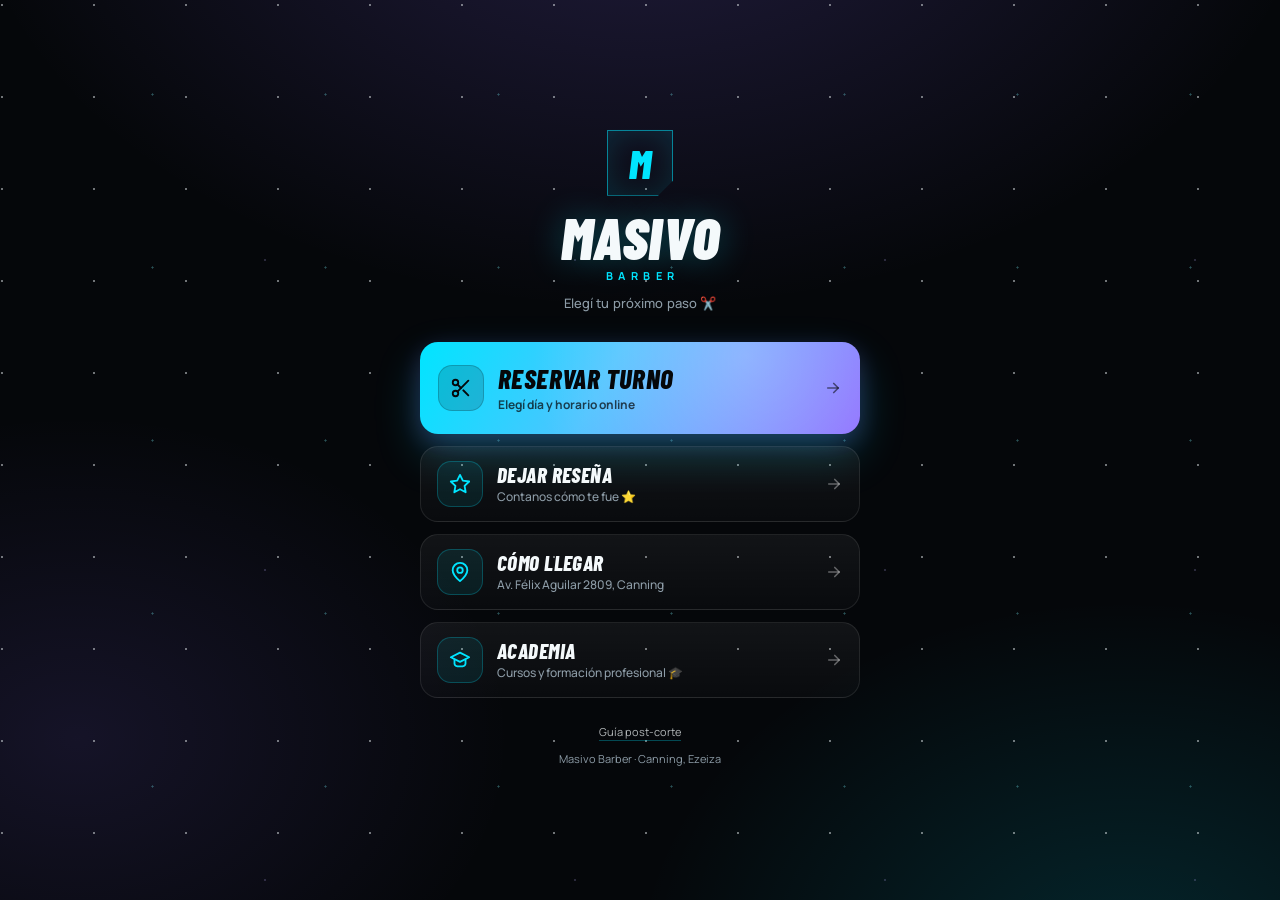
<file: index.html>
<!doctype html>
<html lang="es-AR">
<head>
<meta charset="utf-8">
<meta name="viewport" content="width=device-width, initial-scale=1, viewport-fit=cover">
<title>Masivo Barber — Reservá tu turno</title>
<meta name="description" content="Reservá tu turno en Masivo Barber, dejá tu reseña, mirá cómo llegar o entrá a la Academia. Todo en un toque.">
<meta name="theme-color" content="#05070a">
<link rel="canonical" href="https://masivobarber.vercel.app/">

<meta property="og:type" content="website">
<meta property="og:locale" content="es_AR">
<meta property="og:site_name" content="Masivo Barber">
<meta property="og:title" content="Masivo Barber — Reservá tu turno">
<meta property="og:description" content="Reservá tu turno, dejá tu reseña, mirá cómo llegar o entrá a la Academia.">
<meta property="og:url" content="https://masivobarber.vercel.app/">
<meta name="twitter:card" content="summary">

<link rel="icon" href="/img/app/icon-192.png" sizes="192x192">
<link rel="apple-touch-icon" href="/img/app/apple-touch-icon.png">
<link rel="preconnect" href="https://fonts.googleapis.com">
<link rel="preconnect" href="https://fonts.gstatic.com" crossorigin>
<link href="https://fonts.googleapis.com/css2?family=Barlow+Condensed:ital,wght@0,800;0,900;1,800;1,900&family=Manrope:wght@500;600;700&display=swap" rel="stylesheet">

<style>
  :root {
    --ink: #05070a;
    --cyan: #00e5ff;
    --cyan-soft: #7ef6ff;
    --violet: #8b6cff;
    --white: #f4f9fb;
    --muted: #8d9ca7;
    --line: rgba(255, 255, 255, 0.09);
    --ease: cubic-bezier(0.16, 1, 0.3, 1);
    --font-display: "Barlow Condensed", "Arial Narrow", Impact, sans-serif;
    --font-body: "Manrope", -apple-system, BlinkMacSystemFont, "Segoe UI", sans-serif;
  }

  *, *::before, *::after { box-sizing: border-box; margin: 0; padding: 0; }

  html { -webkit-text-size-adjust: 100%; }

  body {
    min-height: 100dvh;
    display: grid;
    place-items: center;
    padding: max(24px, env(safe-area-inset-top)) 20px max(28px, env(safe-area-inset-bottom));
    background: var(--ink);
    color: var(--white);
    font-family: var(--font-body);
    -webkit-font-smoothing: antialiased;
    overflow-x: hidden;
  }

  /* ---------- fondo universo ---------- */

  .sky {
    position: fixed;
    inset: 0;
    z-index: 0;
    overflow: hidden;
    pointer-events: none;
    background:
      radial-gradient(1100px 760px at 50% -18%, rgba(139, 108, 255, 0.22), transparent 62%),
      radial-gradient(820px 620px at 88% 108%, rgba(0, 229, 255, 0.14), transparent 60%),
      radial-gradient(700px 520px at 6% 82%, rgba(139, 108, 255, 0.12), transparent 62%),
      var(--ink);
  }

  .stars {
    position: absolute;
    inset: -25%;
    background-repeat: repeat;
    will-change: transform;
  }

  .stars--a {
    background-image: radial-gradient(circle, rgba(244, 249, 251, 0.85) 0.7px, transparent 1px);
    background-size: 92px 92px;
    opacity: 0.55;
    animation: drift 140s linear infinite;
  }

  .stars--b {
    background-image: radial-gradient(circle, rgba(126, 246, 255, 0.7) 0.9px, transparent 1.2px);
    background-size: 173px 173px;
    background-position: 40px 60px;
    opacity: 0.45;
    animation: drift 220s linear infinite reverse;
  }

  .stars--c {
    background-image: radial-gradient(circle, rgba(192, 176, 255, 0.6) 1.2px, transparent 1.5px);
    background-size: 310px 310px;
    background-position: 120px 20px;
    opacity: 0.35;
    animation: drift 320s linear infinite;
  }

  @keyframes drift {
    from { transform: translate3d(0, 0, 0); }
    to { transform: translate3d(-92px, 92px, 0); }
  }

  .shooting {
    position: absolute;
    top: 16%;
    left: -20%;
    width: 150px;
    height: 1.5px;
    border-radius: 99px;
    background: linear-gradient(90deg, transparent, rgba(126, 246, 255, 0.9), #fff);
    filter: drop-shadow(0 0 6px rgba(0, 229, 255, 0.8));
    opacity: 0;
    transform: rotate(16deg);
    animation: shoot 11s var(--ease) infinite;
  }

  @keyframes shoot {
    0%, 88% { opacity: 0; transform: translate3d(0, 0, 0) rotate(16deg); }
    90% { opacity: 1; }
    100% { opacity: 0; transform: translate3d(150vw, 46vh, 0) rotate(16deg); }
  }

  /* ---------- contenido ---------- */

  .tree {
    position: relative;
    z-index: 1;
    width: 100%;
    max-width: 440px;
  }

  .hero {
    text-align: center;
    animation: rise 0.7s var(--ease) both;
  }

  .mark {
    display: grid;
    place-items: center;
    width: 66px;
    height: 66px;
    margin: 0 auto 16px;
    border: 1px solid rgba(0, 229, 255, 0.55);
    color: var(--cyan);
    font-family: var(--font-display);
    font-size: 40px;
    font-style: italic;
    font-weight: 900;
    line-height: 1;
    clip-path: polygon(0 0, 100% 0, 100% calc(100% - 15px), calc(100% - 15px) 100%, 0 100%);
    box-shadow: inset 0 0 30px rgba(0, 229, 255, 0.14), 0 0 34px rgba(0, 229, 255, 0.18);
    animation: float 6s ease-in-out infinite;
  }

  @keyframes float {
    0%, 100% { transform: translateY(0); }
    50% { transform: translateY(-6px); }
  }

  .hero h1 {
    font-family: var(--font-display);
    font-size: clamp(44px, 13vw, 58px);
    font-style: italic;
    font-weight: 900;
    line-height: 0.88;
    letter-spacing: 0.01em;
    text-transform: uppercase;
    text-shadow: 0 0 34px rgba(0, 229, 255, 0.28);
  }

  .hero h1 span {
    display: block;
    margin-top: 8px;
    font-family: var(--font-body);
    font-size: 11px;
    font-style: normal;
    font-weight: 700;
    letter-spacing: 0.5em;
    color: var(--cyan);
    text-indent: 0.5em;
  }

  .tagline {
    margin-top: 14px;
    font-size: 13px;
    font-weight: 500;
    color: var(--muted);
    letter-spacing: 0.01em;
  }

  /* ---------- botones ---------- */

  .links {
    display: grid;
    gap: 12px;
    margin-top: 30px;
  }

  .link {
    position: relative;
    display: flex;
    align-items: center;
    gap: 14px;
    min-height: 76px;
    padding: 14px 16px;
    border: 1px solid var(--line);
    border-radius: 18px;
    background: linear-gradient(180deg, rgba(255, 255, 255, 0.055), rgba(255, 255, 255, 0.02));
    color: inherit;
    text-decoration: none;
    overflow: hidden;
    -webkit-tap-highlight-color: transparent;
    transition: transform 0.22s var(--ease), border-color 0.22s ease, box-shadow 0.22s ease, background 0.22s ease;
    animation: rise 0.6s var(--ease) both;
    animation-delay: var(--d, 0ms);
  }

  @keyframes rise {
    from { opacity: 0; transform: translateY(14px); }
    to { opacity: 1; transform: translateY(0); }
  }

  .link:active {
    transform: scale(0.985);
  }

  .link:focus-visible {
    outline: 2px solid var(--cyan);
    outline-offset: 3px;
  }

  .icon {
    display: grid;
    place-items: center;
    width: 46px;
    height: 46px;
    flex-shrink: 0;
    border: 1px solid rgba(0, 229, 255, 0.24);
    border-radius: 14px;
    background: rgba(0, 229, 255, 0.08);
    color: var(--cyan);
  }

  .icon svg {
    width: 22px;
    height: 22px;
  }

  .copy {
    flex: 1;
    min-width: 0;
  }

  .copy b {
    display: block;
    font-family: var(--font-display);
    font-size: 21px;
    font-style: italic;
    font-weight: 800;
    line-height: 1.1;
    letter-spacing: 0.02em;
    text-transform: uppercase;
  }

  .copy small {
    display: block;
    margin-top: 3px;
    font-size: 12px;
    font-weight: 500;
    color: var(--muted);
    line-height: 1.35;
  }

  .go {
    flex-shrink: 0;
    color: rgba(255, 255, 255, 0.35);
    transition: transform 0.22s var(--ease), color 0.22s ease;
  }

  .go svg {
    display: block;
    width: 18px;
    height: 18px;
  }

  /* ---------- destacado ---------- */

  .link--featured {
    min-height: 92px;
    padding: 16px 18px;
    border: 0;
    background: linear-gradient(118deg, #00e5ff 0%, #4fc3ff 42%, #8b6cff 100%);
    color: #05070a;
    box-shadow: 0 20px 46px rgba(0, 229, 255, 0.22), 0 8px 24px rgba(139, 108, 255, 0.24);
  }

  .link--featured::before {
    content: "";
    position: absolute;
    inset: -40% -10%;
    background: radial-gradient(circle at 70% 30%, rgba(255, 255, 255, 0.5), transparent 55%);
    opacity: 0.5;
    animation: breathe 4.5s ease-in-out infinite;
    pointer-events: none;
  }

  @keyframes breathe {
    0%, 100% { opacity: 0.35; transform: scale(0.95); }
    50% { opacity: 0.65; transform: scale(1.05); }
  }

  .link--featured::after {
    content: "";
    position: absolute;
    top: 0;
    left: -60%;
    width: 45%;
    height: 100%;
    background: linear-gradient(100deg, transparent, rgba(255, 255, 255, 0.55), transparent);
    transform: skewX(-18deg);
    animation: shine 5.5s ease-in-out infinite;
    pointer-events: none;
  }

  @keyframes shine {
    0%, 62% { left: -60%; }
    82%, 100% { left: 130%; }
  }

  .link--featured .icon {
    border-color: rgba(5, 7, 10, 0.18);
    background: rgba(5, 7, 10, 0.16);
    color: #05070a;
  }

  .link--featured .copy b {
    font-size: 27px;
    letter-spacing: 0.015em;
  }

  .link--featured .copy small {
    color: rgba(5, 7, 10, 0.72);
    font-weight: 700;
  }

  .link--featured .go {
    color: rgba(5, 7, 10, 0.55);
  }

  .link--featured .copy,
  .link--featured .icon,
  .link--featured .go {
    position: relative;
    z-index: 1;
  }

  /* ---------- pie ---------- */

  .foot {
    display: flex;
    flex-direction: column;
    align-items: center;
    gap: 10px;
    margin-top: 26px;
    font-size: 11px;
    color: var(--muted);
    text-align: center;
    animation: rise 0.7s var(--ease) both;
    animation-delay: 420ms;
  }

  .foot a {
    color: rgba(244, 249, 251, 0.72);
    text-decoration: none;
    border-bottom: 1px solid rgba(0, 229, 255, 0.3);
    padding-bottom: 1px;
    transition: color 0.2s ease, border-color 0.2s ease;
  }

  .foot a:hover {
    color: var(--cyan-soft);
    border-color: var(--cyan);
  }

  /* ---------- hover solo con mouse ---------- */

  @media (hover: hover) and (pointer: fine) {
    .link:not(.link--featured):hover {
      transform: translateY(-2px);
      border-color: rgba(0, 229, 255, 0.38);
      background: linear-gradient(180deg, rgba(0, 229, 255, 0.1), rgba(255, 255, 255, 0.03));
      box-shadow: 0 16px 36px rgba(0, 0, 0, 0.35), 0 0 26px rgba(0, 229, 255, 0.12);
    }

    .link:hover .go {
      transform: translateX(3px);
      color: var(--cyan-soft);
    }

    .link--featured:hover {
      transform: translateY(-2px);
      box-shadow: 0 24px 56px rgba(0, 229, 255, 0.3), 0 10px 28px rgba(139, 108, 255, 0.3);
    }

    .link--featured:hover .go {
      color: #05070a;
    }
  }

  @media (prefers-reduced-motion: reduce) {
    *, *::before, *::after {
      animation: none !important;
      transition: none !important;
    }
  }

  @media (max-height: 640px) {
    .mark { width: 54px; height: 54px; font-size: 32px; margin-bottom: 10px; }
    .hero h1 { font-size: clamp(34px, 10vw, 44px); }
    .links { margin-top: 20px; gap: 10px; }
    .link { min-height: 68px; }
    .link--featured { min-height: 82px; }
  }
</style>
</head>
<body>

<div class="sky" aria-hidden="true">
  <span class="stars stars--a"></span>
  <span class="stars stars--b"></span>
  <span class="stars stars--c"></span>
  <span class="shooting"></span>
</div>

<svg width="0" height="0" style="position:absolute" aria-hidden="true" focusable="false">
  <symbol id="i-scissors" viewBox="0 0 24 24" fill="none" stroke="currentColor" stroke-width="2" stroke-linecap="round" stroke-linejoin="round"><circle cx="6" cy="6" r="3"/><circle cx="6" cy="18" r="3"/><path d="M20 4 8.12 15.88"/><path d="M14.47 14.48 20 20"/><path d="M8.12 8.12 12 12"/></symbol>
  <symbol id="i-star" viewBox="0 0 24 24" fill="none" stroke="currentColor" stroke-width="2" stroke-linecap="round" stroke-linejoin="round"><polygon points="12 2 15.09 8.26 22 9.27 17 14.14 18.18 21.02 12 17.77 5.82 21.02 7 14.14 2 9.27 8.91 8.26 12 2"/></symbol>
  <symbol id="i-pin" viewBox="0 0 24 24" fill="none" stroke="currentColor" stroke-width="2" stroke-linecap="round" stroke-linejoin="round"><path d="M20 10c0 5-8 12-8 12S4 15 4 10a8 8 0 1 1 16 0Z"/><circle cx="12" cy="10" r="3"/></symbol>
  <symbol id="i-cap" viewBox="0 0 24 24" fill="none" stroke="currentColor" stroke-width="2" stroke-linecap="round" stroke-linejoin="round"><path d="M22 9 12 4 2 9l10 5 10-5Z"/><path d="M6 11.5V16c0 1.7 2.7 3 6 3s6-1.3 6-3v-4.5"/></symbol>
  <symbol id="i-arrow" viewBox="0 0 24 24" fill="none" stroke="currentColor" stroke-width="2.2" stroke-linecap="round" stroke-linejoin="round"><path d="M5 12h14"/><path d="m13 6 6 6-6 6"/></symbol>
</svg>

<main class="tree">
  <header class="hero">
    <span class="mark">M</span>
    <h1>MASIVO<span>BARBER</span></h1>
    <p class="tagline">Elegí tu próximo paso ✂️</p>
  </header>

  <nav class="links" aria-label="Accesos rápidos de Masivo Barber">
    <a class="link link--featured" href="https://app.growthbarber.com/reserva/masivo?ref=bio" style="--d:80ms">
      <span class="icon" aria-hidden="true"><svg><use href="#i-scissors"/></svg></span>
      <span class="copy">
        <b>Reservar turno</b>
        <small>Elegí día y horario online</small>
      </span>
      <span class="go" aria-hidden="true"><svg><use href="#i-arrow"/></svg></span>
    </a>

    <a class="link" href="https://g.page/r/CUXgko6IPGfOEBM/review" style="--d:160ms">
      <span class="icon" aria-hidden="true"><svg><use href="#i-star"/></svg></span>
      <span class="copy">
        <b>Dejar reseña</b>
        <small>Contanos cómo te fue ⭐</small>
      </span>
      <span class="go" aria-hidden="true"><svg><use href="#i-arrow"/></svg></span>
    </a>

    <a class="link" href="https://maps.app.goo.gl/4uCVWf82vk8TWYjr6" style="--d:240ms">
      <span class="icon" aria-hidden="true"><svg><use href="#i-pin"/></svg></span>
      <span class="copy">
        <b>Cómo llegar</b>
        <small>Av. Félix Aguilar 2809, Canning</small>
      </span>
      <span class="go" aria-hidden="true"><svg><use href="#i-arrow"/></svg></span>
    </a>

    <a class="link" href="/academia/" style="--d:320ms">
      <span class="icon" aria-hidden="true"><svg><use href="#i-cap"/></svg></span>
      <span class="copy">
        <b>Academia</b>
        <small>Cursos y formación profesional 🎓</small>
      </span>
      <span class="go" aria-hidden="true"><svg><use href="#i-arrow"/></svg></span>
    </a>
  </nav>

  <footer class="foot">
    <a href="/guias/">Guía post-corte</a>
    <span>Masivo Barber · Canning, Ezeiza</span>
  </footer>
</main>

</body>
</html>
</file>
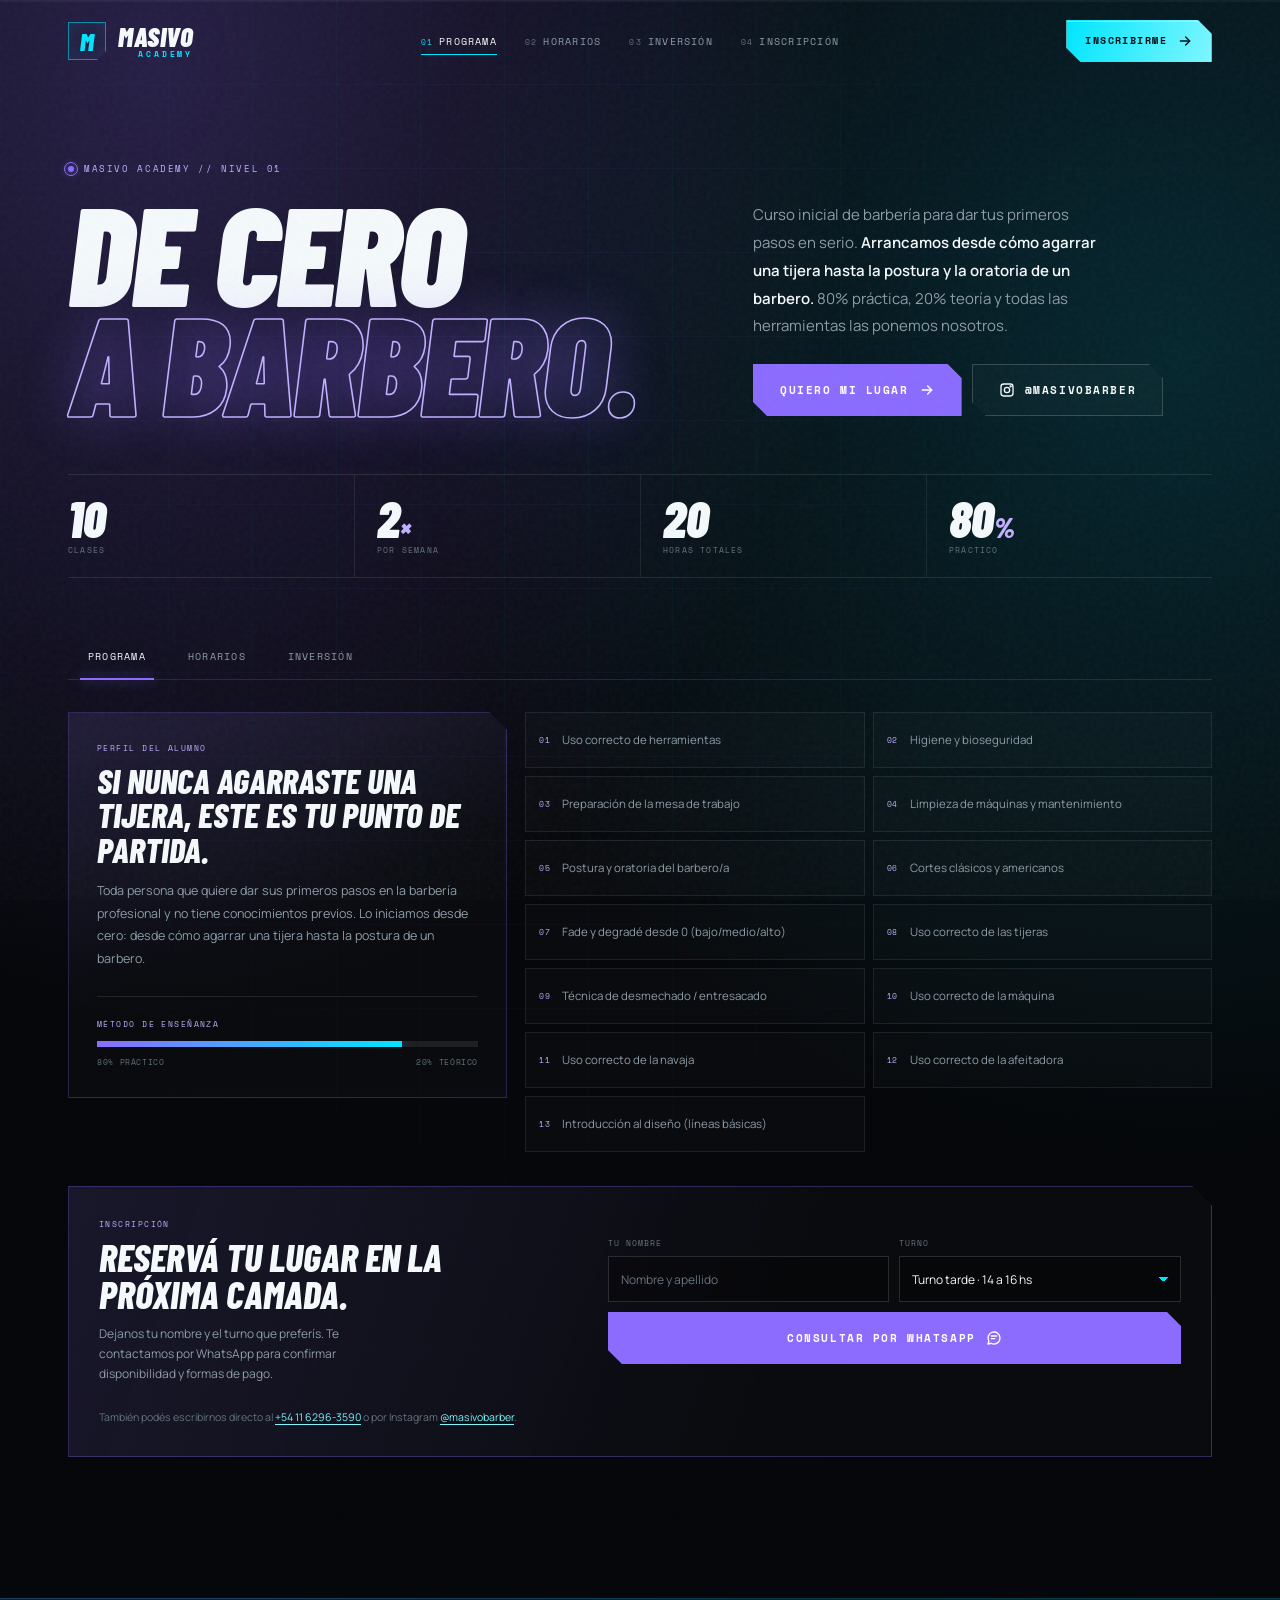
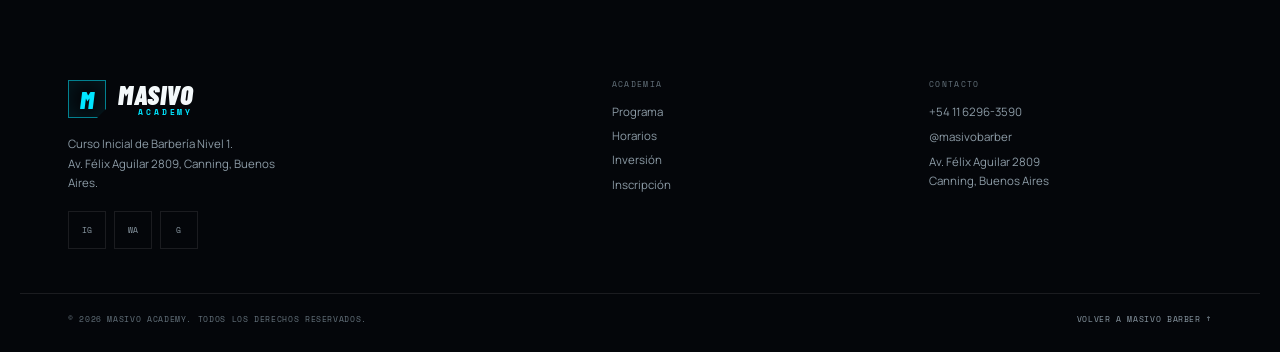
<file: academia/index.html>
<!doctype html>
<html lang="es">
<head>
  <meta charset="utf-8">
  <meta name="viewport" content="width=device-width, initial-scale=1, viewport-fit=cover">
  <title>Academia Masivo — Curso Inicial de Barbería Nivel 1</title>
  <meta name="description" content="Curso Inicial de Barbería Nivel 1 de Masivo Academy, Canning: 10 clases, 2 veces por semana, 80% práctico, materiales incluidos y modelos desde la segunda clase.">
  <meta name="theme-color" content="#05070a">
  <link rel="canonical" href="https://masivobarber.vercel.app/academia/">

  <meta property="og:type" content="website">
  <meta property="og:locale" content="es_AR">
  <meta property="og:site_name" content="Masivo Academy">
  <meta property="og:title" content="Academia Masivo — De cero a barbero">
  <meta property="og:description" content="Curso Inicial de Barbería Nivel 1. 10 clases, 80% práctico, materiales incluidos.">
  <meta property="og:url" content="https://masivobarber.vercel.app/academia/">
  <meta property="og:image" content="https://masivobarber.vercel.app/img/cover.jpg">
  <meta name="twitter:card" content="summary_large_image">
  <meta name="twitter:title" content="Academia Masivo — De cero a barbero">
  <meta name="twitter:description" content="Curso Inicial de Barbería Nivel 1 en Canning. 10 clases, 80% práctico.">
  <meta name="twitter:image" content="https://masivobarber.vercel.app/img/cover.jpg">

  <link rel="preconnect" href="https://fonts.googleapis.com">
  <link rel="preconnect" href="https://fonts.gstatic.com" crossorigin>
  <link href="https://fonts.googleapis.com/css2?family=Barlow+Condensed:ital,wght@0,600;0,700;0,800;0,900;1,600;1,700;1,800;1,900&family=Manrope:wght@400;500;600;700;800&family=Space+Mono:wght@400;700&display=swap" rel="stylesheet">
  <link rel="stylesheet" href="/css/styles.css">

  <script type="application/ld+json">
  {
    "@context": "https://schema.org",
    "@type": "Course",
    "name": "Curso Inicial de Barbería Nivel 1",
    "description": "Curso inicial de barbería desde cero: 10 clases, 80% práctico, 20% teórico. Uso de herramientas, cortes clásicos, fade, tijeras, máquina, navaja y diseño.",
    "provider": {
      "@type": "Organization",
      "name": "Masivo Academy",
      "sameAs": "https://masivobarber.vercel.app/"
    },
    "offers": {
      "@type": "Offer",
      "price": "120000",
      "priceCurrency": "ARS",
      "availability": "https://schema.org/InStock"
    },
    "hasCourseInstance": {
      "@type": "CourseInstance",
      "courseMode": "onsite",
      "courseWorkload": "PT20H",
      "location": {
        "@type": "Place",
        "name": "Masivo Barber",
        "address": {
          "@type": "PostalAddress",
          "streetAddress": "Av. Félix Aguilar 2809",
          "addressLocality": "Canning",
          "addressRegion": "Buenos Aires",
          "addressCountry": "AR"
        }
      }
    }
  }
  </script>
</head>
<body class="page-academy">
  <a class="skip-link" href="#academia">Saltar a la academia</a>
  <div class="noise" aria-hidden="true"></div>
  <div class="cursor-glow" id="cursor-glow" aria-hidden="true"></div>
  <div class="scroll-progress" aria-hidden="true"><span id="scroll-progress"></span></div>

  <svg class="svg-sprite" aria-hidden="true" style="position:absolute;width:0;height:0;overflow:hidden">
    <symbol id="i-arrow" viewBox="0 0 24 24" fill="none" stroke="currentColor" stroke-width="2" stroke-linecap="round" stroke-linejoin="round"><path d="M5 12h14"/><path d="m13 6 6 6-6 6"/></symbol>
    <symbol id="i-calendar" viewBox="0 0 24 24" fill="none" stroke="currentColor" stroke-width="2" stroke-linecap="round" stroke-linejoin="round"><path d="M8 2v4"/><path d="M16 2v4"/><rect width="18" height="18" x="3" y="4" rx="2"/><path d="M3 10h18"/><path d="M8 14h.01"/><path d="M12 14h.01"/><path d="M16 14h.01"/><path d="M8 18h.01"/><path d="M12 18h.01"/><path d="M16 18h.01"/></symbol>
    <symbol id="i-star" viewBox="0 0 24 24" fill="currentColor" stroke="currentColor" stroke-width="1" stroke-linecap="round" stroke-linejoin="round"><polygon points="12 2 15.09 8.26 22 9.27 17 14.14 18.18 21.02 12 17.77 5.82 21.02 7 14.14 2 9.27 8.91 8.26 12 2"/></symbol>
    <symbol id="i-download" viewBox="0 0 24 24" fill="none" stroke="currentColor" stroke-width="2" stroke-linecap="round" stroke-linejoin="round"><path d="M12 3v12"/><path d="m7 10 5 5 5-5"/><path d="M5 21h14"/></symbol>
    <symbol id="i-check" viewBox="0 0 24 24" fill="none" stroke="currentColor" stroke-width="2.5" stroke-linecap="round" stroke-linejoin="round"><path d="m5 12 4 4L19 6"/></symbol>
    <symbol id="i-chevron" viewBox="0 0 24 24" fill="none" stroke="currentColor" stroke-width="2" stroke-linecap="round" stroke-linejoin="round"><path d="m6 9 6 6 6-6"/></symbol>
    <symbol id="i-clock" viewBox="0 0 24 24" fill="none" stroke="currentColor" stroke-width="2" stroke-linecap="round" stroke-linejoin="round"><circle cx="12" cy="12" r="9"/><path d="M12 7v5l3 2"/></symbol>
    <symbol id="i-scissors" viewBox="0 0 24 24" fill="none" stroke="currentColor" stroke-width="2" stroke-linecap="round" stroke-linejoin="round"><circle cx="6" cy="6" r="3"/><circle cx="6" cy="18" r="3"/><path d="M8.1 8.1 20 20"/><path d="M20 4 8.1 15.9"/></symbol>
    <symbol id="i-drop" viewBox="0 0 24 24" fill="none" stroke="currentColor" stroke-width="2" stroke-linecap="round" stroke-linejoin="round"><path d="M12 2.7c3.4 3.9 6 7 6 10.3a6 6 0 0 1-12 0c0-3.3 2.6-6.4 6-10.3Z"/></symbol>
    <symbol id="i-wind" viewBox="0 0 24 24" fill="none" stroke="currentColor" stroke-width="2" stroke-linecap="round" stroke-linejoin="round"><path d="M3 8h10a3 3 0 1 0-3-3"/><path d="M3 12h14a3 3 0 1 1-3 3"/><path d="M3 16h6"/></symbol>
    <symbol id="i-spark" viewBox="0 0 24 24" fill="none" stroke="currentColor" stroke-width="2" stroke-linecap="round" stroke-linejoin="round"><path d="m12 3 1.9 5.8L20 12l-6.1 3.2L12 21l-1.9-5.8L4 12l6.1-3.2L12 3Z"/><path d="M5 3v3"/><path d="M3.5 4.5h3"/><path d="M19 18v3"/><path d="M17.5 19.5h3"/></symbol>
    <symbol id="i-shield" viewBox="0 0 24 24" fill="none" stroke="currentColor" stroke-width="2" stroke-linecap="round" stroke-linejoin="round"><path d="M12 3 4.5 6v6c0 4.4 3.2 7.6 7.5 9 4.3-1.4 7.5-4.6 7.5-9V6L12 3Z"/><path d="m9 12 2 2 4-4"/></symbol>
    <symbol id="i-pin" viewBox="0 0 24 24" fill="none" stroke="currentColor" stroke-width="2" stroke-linecap="round" stroke-linejoin="round"><path d="M20 10c0 5-8 12-8 12S4 15 4 10a8 8 0 1 1 16 0Z"/><circle cx="12" cy="10" r="3"/></symbol>
    <symbol id="i-chat" viewBox="0 0 24 24" fill="none" stroke="currentColor" stroke-width="2" stroke-linecap="round" stroke-linejoin="round"><path d="M21 12a9 9 0 0 1-13.3 7.9L3 21l1.2-4.5A9 9 0 1 1 21 12Z"/><path d="M8 9h8"/><path d="M8 13h5"/></symbol>
    <symbol id="i-instagram" viewBox="0 0 24 24" fill="none" stroke="currentColor" stroke-width="2" stroke-linecap="round" stroke-linejoin="round"><rect x="3" y="3" width="18" height="18" rx="4"/><circle cx="12" cy="12" r="4"/><circle cx="17.5" cy="6.5" r=".8" fill="currentColor"/></symbol>
    <symbol id="i-users" viewBox="0 0 24 24" fill="none" stroke="currentColor" stroke-width="2" stroke-linecap="round" stroke-linejoin="round"><path d="M16 21v-2a4 4 0 0 0-4-4H6a4 4 0 0 0-4 4v2"/><circle cx="9" cy="7" r="4"/><path d="M22 21v-2a4 4 0 0 0-3-3.9"/><path d="M16 3.1a4 4 0 0 1 0 7.8"/></symbol>
    <symbol id="i-x" viewBox="0 0 24 24" fill="none" stroke="currentColor" stroke-width="2.5" stroke-linecap="round" stroke-linejoin="round"><path d="M18 6 6 18"/><path d="m6 6 12 12"/></symbol>
  </svg>

  <header class="site-header" id="site-header">
    <div class="header-inner shell">
      <a class="brand" href="/" aria-label="Masivo Barber, inicio">
        <span class="brand-mark">M</span>
        <span class="brand-word">MASIVO<span class="brand-sub">ACADEMY</span></span>
      </a>
      <nav class="main-nav" aria-label="Navegación de Academia">
        <a class="nav-link active" href="#programa" data-academy-tab="programa"><span>01</span>Programa</a>
        <a class="nav-link" href="#horarios" data-academy-tab="horarios"><span>02</span>Horarios</a>
        <a class="nav-link" href="#inversion" data-academy-tab="inversion"><span>03</span>Inversión</a>
        <a class="nav-link" href="#inscripcion"><span>04</span>Inscripción</a>
      </nav>
      <div class="header-actions">
        <a class="header-cta btn btn-primary btn-sm" href="#inscripcion">
          Inscribirme
          <svg><use href="#i-arrow"/></svg>
        </a>
        <button class="menu-toggle" type="button" aria-expanded="false" aria-controls="mobile-menu" aria-label="Abrir menú">
          <span></span><span></span>
        </button>
      </div>
    </div>
  </header>

  <div class="mobile-menu" id="mobile-menu" aria-hidden="true">
    <nav class="mobile-menu-links" aria-label="Menú móvil de Academia">
      <a href="#programa" data-academy-tab="programa"><span>01</span>Programa</a>
      <a href="#horarios" data-academy-tab="horarios"><span>02</span>Horarios</a>
      <a href="#inversion" data-academy-tab="inversion"><span>03</span>Inversión</a>
      <a href="#inscripcion"><span>04</span>Inscripción</a>
      <a href="/"><span>05</span>Volver a Masivo</a>
    </nav>
    <div class="mobile-menu-foot">
      <a href="https://wa.me/541162963590" target="_blank" rel="noopener noreferrer">WhatsApp</a>
      <a href="https://www.instagram.com/masivobarber" target="_blank" rel="noopener noreferrer">@masivobarber</a>
      <span>Canning, Buenos Aires</span>
    </div>
  </div>

  <main id="top">
        <!-- 05 ACADEMIA -->
    <section class="academy academy-standalone" id="academia" aria-labelledby="academia-title">
      <div class="academy-grid" aria-hidden="true"></div>
      <div class="shell">
        <div class="academy-head">
          <div>
            <div class="academy-kicker"><span class="pulse-dot"></span> Masivo Academy // Nivel 01</div>
            <h1 class="academy-title" id="academia-title">DE CERO<br><span class="outline">A BARBERO.</span></h1>
          </div>
          <div>
            <p class="academy-lede">
              Curso inicial de barbería para dar tus primeros pasos en serio.
              <strong>Arrancamos desde cómo agarrar una tijera hasta la postura y la oratoria de un barbero.</strong>
              80% práctica, 20% teoría y todas las herramientas las ponemos nosotros.
            </p>
            <div class="academy-actions">
              <a class="btn btn-primary" href="#inscripcion">
                Quiero mi lugar
                <svg><use href="#i-arrow"/></svg>
              </a>
              <a class="btn btn-ghost" href="https://www.instagram.com/masivobarber" target="_blank" rel="noopener noreferrer">
                <svg><use href="#i-instagram"/></svg>
                @masivobarber
              </a>
            </div>
          </div>
        </div>

        <div class="academy-stats" data-reveal-group aria-label="Datos del curso">
          <div class="academy-stat" data-reveal>
            <span class="academy-stat-value" data-count="10">10</span>
            <span class="academy-stat-label">clases</span>
          </div>
          <div class="academy-stat" data-reveal>
            <span class="academy-stat-value" data-count="2">2<small>×</small></span>
            <span class="academy-stat-label">por semana</span>
          </div>
          <div class="academy-stat" data-reveal>
            <span class="academy-stat-value" data-count="20">20</span>
            <span class="academy-stat-label">horas totales</span>
          </div>
          <div class="academy-stat" data-reveal>
            <span class="academy-stat-value" data-count="80">80<small>%</small></span>
            <span class="academy-stat-label">práctico</span>
          </div>
        </div>

        <div class="academy-tabs" role="tablist" aria-label="Información de la academia">
          <button class="academy-tab active" type="button" role="tab" aria-selected="true" aria-controls="panel-programa" data-tab="programa">Programa</button>
          <button class="academy-tab" type="button" role="tab" aria-selected="false" aria-controls="panel-horarios" data-tab="horarios">Horarios</button>
          <button class="academy-tab" type="button" role="tab" aria-selected="false" aria-controls="panel-inversion" data-tab="inversion">Inversión</button>
        </div>

        <div class="academy-panels">
          <div class="academy-panel active" id="panel-programa" role="tabpanel">
            <div class="program-layout">
              <div class="profile-card">
                <span class="panel-kicker">Perfil del alumno</span>
                <h3>Si nunca agarraste una tijera, este es tu punto de partida.</h3>
                <p>Toda persona que quiere dar sus primeros pasos en la barbería profesional y no tiene conocimientos previos. Lo iniciamos desde cero: desde cómo agarrar una tijera hasta la postura de un barbero.</p>
                <div class="method-card">
                  <span class="panel-kicker">Método de enseñanza</span>
                  <div class="method-bar"><span></span></div>
                  <div class="method-labels"><span>80% práctico</span><span>20% teórico</span></div>
                </div>
              </div>
              <div class="module-grid">
                <div class="module"><span class="module-num">01</span><span class="module-name">Uso correcto de herramientas</span></div>
                <div class="module"><span class="module-num">02</span><span class="module-name">Higiene y bioseguridad</span></div>
                <div class="module"><span class="module-num">03</span><span class="module-name">Preparación de la mesa de trabajo</span></div>
                <div class="module"><span class="module-num">04</span><span class="module-name">Limpieza de máquinas y mantenimiento</span></div>
                <div class="module"><span class="module-num">05</span><span class="module-name">Postura y oratoria del barbero/a</span></div>
                <div class="module"><span class="module-num">06</span><span class="module-name">Cortes clásicos y americanos</span></div>
                <div class="module"><span class="module-num">07</span><span class="module-name">Fade y degradé desde 0 (bajo/medio/alto)</span></div>
                <div class="module"><span class="module-num">08</span><span class="module-name">Uso correcto de las tijeras</span></div>
                <div class="module"><span class="module-num">09</span><span class="module-name">Técnica de desmechado / entresacado</span></div>
                <div class="module"><span class="module-num">10</span><span class="module-name">Uso correcto de la máquina</span></div>
                <div class="module"><span class="module-num">11</span><span class="module-name">Uso correcto de la navaja</span></div>
                <div class="module"><span class="module-num">12</span><span class="module-name">Uso correcto de la afeitadora</span></div>
                <div class="module"><span class="module-num">13</span><span class="module-name">Introducción al diseño (líneas básicas)</span></div>
              </div>
            </div>
          </div>

          <div class="academy-panel" id="panel-horarios" role="tabpanel" hidden>
            <div class="schedule-grid">
              <article class="shift-card">
                <span class="shift-badge">Turno tarde</span>
                <div class="shift-time">14:00<span>—</span>16:00</div>
                <p class="shift-days">Lunes y martes</p>
                <p class="shift-note">2 horas por clase · 10 clases</p>
              </article>
              <article class="shift-card">
                <span class="shift-badge">Turno noche</span>
                <div class="shift-time">20:00<span>—</span>22:00</div>
                <p class="shift-days">Lunes y martes</p>
                <p class="shift-note">2 horas por clase · 10 clases</p>
              </article>
            </div>
            <div class="start-note">
              <span class="mono">PRÓXIMA CAMADA</span>
              <strong>Lunes 11 de mayo</strong>
              <span>10 clases · 2 veces por semana · terminás en 1,5 meses.</span>
              <a class="btn btn-ghost btn-sm" href="https://wa.me/541162963590?text=Hola!%20Quiero%20consultar%20por%20la%20pr%C3%B3xima%20camada%20del%20Curso%20Inicial%20de%20Barber%C3%ADa%20Nivel%201." target="_blank" rel="noopener noreferrer">Consultar fecha</a>
            </div>
          </div>

          <div class="academy-panel" id="panel-inversion" role="tabpanel" hidden>
            <div class="invest-grid">
              <div class="price-card">
                <span class="price-label">INVERSIÓN TOTAL</span>
                <div class="price">$120.000<small>ARS</small></div>
                <p class="price-note">Se puede pagar en dos partes: el primer pago el primer día del curso y el segundo en la quinta clase.</p>
                <div class="pay-plan">
                  <div class="pay-step"><span>01</span><div><b>Primer día</b><small>Primer pago</small></div></div>
                  <div class="pay-step"><span>05</span><div><b>Clase 5</b><small>Segundo pago</small></div></div>
                </div>
              </div>
              <div class="includes">
                <span class="panel-kicker">Incluye</span>
                <ul>
                  <li>Máquinas e insumos para las prácticas: los ponemos nosotros.</li>
                  <li>10 clases de 2 horas, 2 veces por semana.</li>
                  <li>80% práctico y 20% teórico, desde cero.</li>
                  <li>Modelos desde la segunda clase. Si no conseguís, los buscamos nosotros.</li>
                </ul>
                <p class="note">No necesitás traer herramientas ni materiales. Solo ganas de aprender y modelos para practicar desde la clase 2.</p>
              </div>
            </div>
          </div>
        </div>

        <div class="enroll-card" id="inscripcion" data-reveal>
          <div class="enroll-copy">
            <span class="panel-kicker">Inscripción</span>
            <h3>Reservá tu lugar en la próxima camada.</h3>
            <p>Dejanos tu nombre y el turno que preferís. Te contactamos por WhatsApp para confirmar disponibilidad y formas de pago.</p>
          </div>
          <form class="enroll-form" id="enroll-form">
            <label class="field">
              <span>Tu nombre</span>
              <input class="field-input" type="text" name="name" id="enroll-name" placeholder="Nombre y apellido" autocomplete="name" required>
            </label>
            <label class="field">
              <span>Turno</span>
              <select class="field-select" name="shift" id="enroll-shift">
                <option>Turno tarde · 14 a 16 hs</option>
                <option>Turno noche · 20 a 22 hs</option>
              </select>
            </label>
            <button class="btn btn-primary" type="submit">
              Consultar por WhatsApp
              <svg><use href="#i-chat"/></svg>
            </button>
          </form>
          <p class="academy-footnote">También podés escribirnos directo al <a href="https://wa.me/541162963590" target="_blank" rel="noopener noreferrer">+54 11 6296-3590</a> o por Instagram <a href="https://www.instagram.com/masivobarber" target="_blank" rel="noopener noreferrer">@masivobarber</a>.</p>
        </div>
      </div>
    </section>


  </main>

  <footer class="site-footer footer-academy">
    <div class="shell footer-grid footer-grid--three">
      <div class="footer-brand">
        <a class="brand" href="/" aria-label="Masivo Barber, inicio">
          <span class="brand-mark">M</span>
          <span class="brand-word">MASIVO<span class="brand-sub">ACADEMY</span></span>
        </a>
        <p>Curso Inicial de Barbería Nivel 1.<br>Av. Félix Aguilar 2809, Canning, Buenos Aires.</p>
        <div class="footer-social">
          <a href="https://www.instagram.com/masivobarber" target="_blank" rel="noopener noreferrer" aria-label="Instagram de Masivo Barber">IG</a>
          <a href="https://wa.me/541162963590" target="_blank" rel="noopener noreferrer" aria-label="WhatsApp de Masivo Barber">WA</a>
          <a href="https://g.page/r/CUXgko6IPGfOEBE/review" target="_blank" rel="noopener noreferrer" aria-label="Reseñas en Google">G</a>
        </div>
      </div>
      <div class="footer-col">
        <h4 class="footer-title">Academia</h4>
        <div class="footer-links">
          <a href="#programa" data-academy-tab="programa">Programa</a>
          <a href="#horarios" data-academy-tab="horarios">Horarios</a>
          <a href="#inversion" data-academy-tab="inversion">Inversión</a>
          <a href="#inscripcion">Inscripción</a>
        </div>
      </div>
      <div class="footer-col">
        <h4 class="footer-title">Contacto</h4>
        <div class="footer-contact">
          <a href="https://wa.me/541162963590" target="_blank" rel="noopener noreferrer">+54 11 6296-3590</a>
          <a href="https://www.instagram.com/masivobarber" target="_blank" rel="noopener noreferrer">@masivobarber</a>
          <span>Av. Félix Aguilar 2809<br>Canning, Buenos Aires</span>
        </div>
      </div>
    </div>
    <div class="shell footer-bottom">
      <span>© <span id="year">2026</span> Masivo Academy. Todos los derechos reservados.</span>
      <a href="/">Volver a Masivo Barber ↑</a>
    </div>
  </footer>

  <div class="mobile-cta">
    <a class="btn btn-primary" href="#inscripcion">Inscribirme</a>
    <a class="btn btn-ghost" href="https://wa.me/541162963590" target="_blank" rel="noopener noreferrer">WhatsApp</a>
  </div>

  <div class="toast" id="toast" role="status" aria-live="polite"></div>

  <script src="/js/app.js" defer></script>
</body>
</html>
</file>
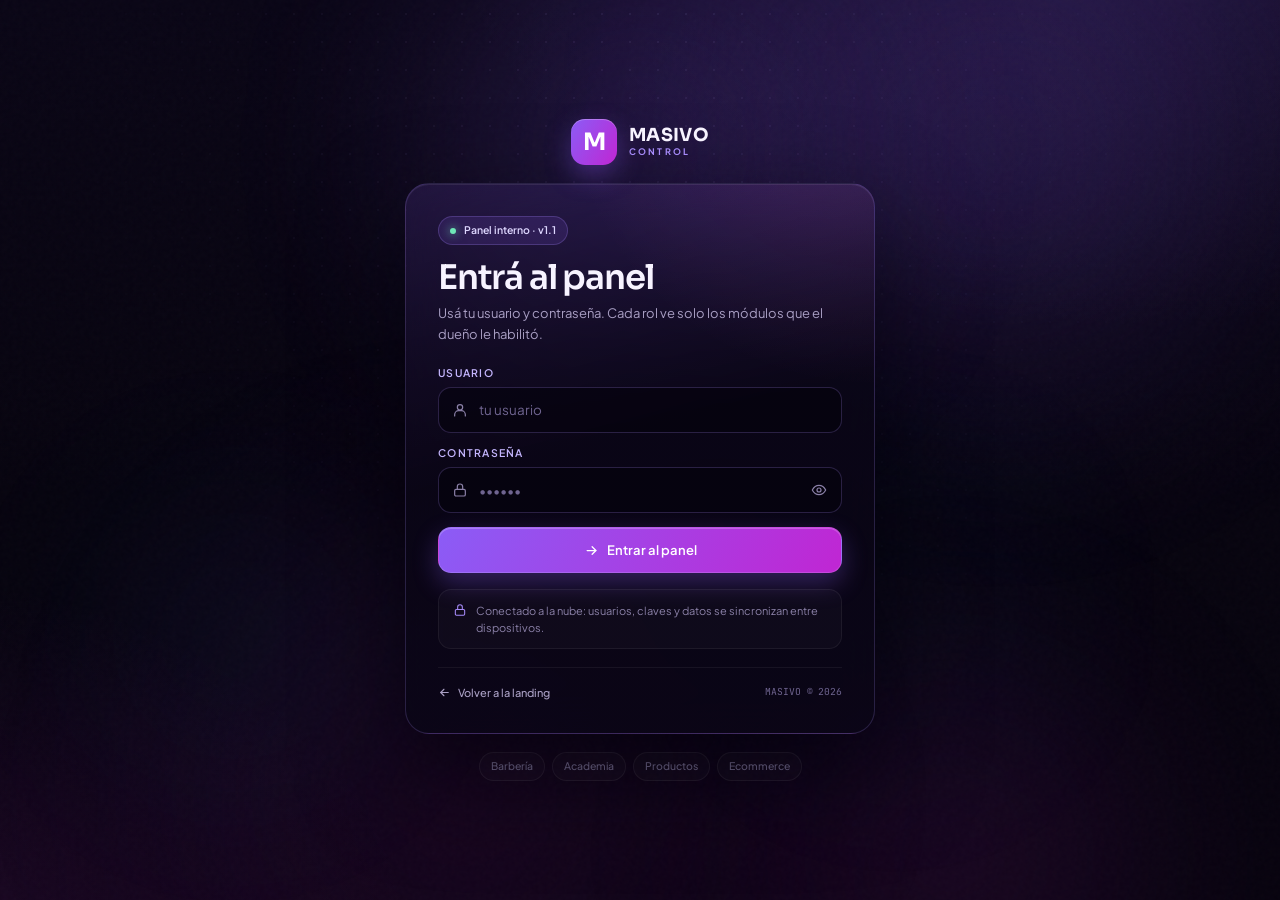
<file: admin/index.html>
<!doctype html>
<html lang="es-AR">
<head>
  <meta charset="utf-8">
  <meta name="viewport" content="width=device-width, initial-scale=1, viewport-fit=cover">
  <title>MASIVO CONTROL — Panel interno</title>
  <meta name="robots" content="noindex,nofollow">
  <meta name="theme-color" content="#07040f">
  <link rel="manifest" href="/admin/manifest.webmanifest">
  <link rel="apple-touch-icon" href="/img/app/apple-touch-icon.png">
  <meta name="apple-mobile-web-app-capable" content="yes">
  <meta name="apple-mobile-web-app-title" content="MASIVO">
  <meta name="description" content="Panel interno de Masivo Barber: equipo, academia, operación, contenido y negocio.">
  <link rel="preconnect" href="https://fonts.googleapis.com">
  <link rel="preconnect" href="https://fonts.gstatic.com" crossorigin>
  <link rel="preconnect" href="https://zjfmaoxydakayicgylme.supabase.co" crossorigin>
  <link rel="dns-prefetch" href="https://zjfmaoxydakayicgylme.supabase.co">
  <link href="https://fonts.googleapis.com/css2?family=Plus+Jakarta+Sans:wght@400;500;600;700;800&family=Sora:wght@400;500;600;700&family=JetBrains+Mono:wght@400;500;700&display=swap" rel="stylesheet">
  <link rel="stylesheet" href="/css/admin.css?v=20261028p">
  <link rel="stylesheet" href="/css/admin-v2.css?v=20261105d">
</head>
<body class="admin-body">
  <div class="boot-screen" id="boot-screen" role="status" aria-live="polite">
    <div class="boot-glow" aria-hidden="true"></div>
    <div class="boot-inner">
      <div class="boot-mark" aria-hidden="true">
        <span class="boot-ring"></span>
        <span class="boot-ring boot-ring--2"></span>
        <span class="boot-letter">M</span>
      </div>
      <div class="boot-brand">MASIVO<span>CONTROL</span></div>
      <div class="boot-bar" aria-hidden="true"><i></i></div>
      <p class="boot-text" id="boot-text">Cargando tu panel…</p>
    </div>
  </div>
  <a class="skip-link" href="#view">Saltar al contenido</a>
  <div class="admin-bg" aria-hidden="true">
    <div class="admin-grid"></div>
    <div class="admin-glow admin-glow-a"></div>
    <div class="admin-glow admin-glow-b"></div>
    <div class="admin-glow admin-glow-c"></div>
    <div class="admin-noise"></div>
  </div>
  <div class="click-spark" id="click-spark" aria-hidden="true"></div>

  <svg class="svg-sprite" aria-hidden="true" style="position:absolute;width:0;height:0;overflow:hidden">
    <symbol id="i-home" viewBox="0 0 24 24" fill="none" stroke="currentColor" stroke-width="1.8" stroke-linecap="round" stroke-linejoin="round"><path d="m3 10 9-7 9 7v10a1 1 0 0 1-1 1h-5v-6H9v6H4a1 1 0 0 1-1-1Z"/></symbol>
    <symbol id="i-layers" viewBox="0 0 24 24" fill="none" stroke="currentColor" stroke-width="1.8" stroke-linecap="round" stroke-linejoin="round"><path d="m12 2 9 5-9 5-9-5 9-5Z"/><path d="m3 12 9 5 9-5"/><path d="m3 17 9 5 9-5"/></symbol>
    <symbol id="i-users" viewBox="0 0 24 24" fill="none" stroke="currentColor" stroke-width="1.8" stroke-linecap="round" stroke-linejoin="round"><path d="M16 21v-2a4 4 0 0 0-4-4H6a4 4 0 0 0-4 4v2"/><circle cx="9" cy="7" r="4"/><path d="M22 21v-2a4 4 0 0 0-3-3.9"/><path d="M16 3.1a4 4 0 0 1 0 7.8"/></symbol>
    <symbol id="i-scissors" viewBox="0 0 24 24" fill="none" stroke="currentColor" stroke-width="1.8" stroke-linecap="round" stroke-linejoin="round"><circle cx="6" cy="6" r="3"/><circle cx="6" cy="18" r="3"/><path d="M8.1 8.1 20 20"/><path d="M20 4 8.1 15.9"/></symbol>
    <symbol id="i-check" viewBox="0 0 24 24" fill="none" stroke="currentColor" stroke-width="2.4" stroke-linecap="round" stroke-linejoin="round"><path d="m5 12 4 4L19 6"/></symbol>
    <symbol id="i-check-square" viewBox="0 0 24 24" fill="none" stroke="currentColor" stroke-width="1.8" stroke-linecap="round" stroke-linejoin="round"><rect x="3" y="3" width="18" height="18" rx="3"/><path d="m8 12 3 3 5-6"/></symbol>
    <symbol id="i-image" viewBox="0 0 24 24" fill="none" stroke="currentColor" stroke-width="1.8" stroke-linecap="round" stroke-linejoin="round"><rect x="3" y="3" width="18" height="18" rx="2"/><circle cx="8.5" cy="8.5" r="1.5"/><path d="m21 15-5-5L5 21"/></symbol>
    <symbol id="i-award" viewBox="0 0 24 24" fill="none" stroke="currentColor" stroke-width="1.8" stroke-linecap="round" stroke-linejoin="round"><circle cx="12" cy="8" r="6"/><path d="M8.2 13.1 7 22l5-3 5 3-1.2-8.9"/></symbol>
    <symbol id="i-zap" viewBox="0 0 24 24" fill="none" stroke="currentColor" stroke-width="1.8" stroke-linecap="round" stroke-linejoin="round"><path d="M13 2 3 14h8l-1 8 10-12h-8l1-8Z"/></symbol>
    <symbol id="i-graduation" viewBox="0 0 24 24" fill="none" stroke="currentColor" stroke-width="1.8" stroke-linecap="round" stroke-linejoin="round"><path d="m22 10-10-5L2 10l10 5 10-5Z"/><path d="M6 12v5c0 1.7 2.7 3 6 3s6-1.3 6-3v-5"/><path d="M22 10v6"/></symbol>
    <symbol id="i-shield" viewBox="0 0 24 24" fill="none" stroke="currentColor" stroke-width="1.8" stroke-linecap="round" stroke-linejoin="round"><path d="M12 3 4.5 6v6c0 4.4 3.2 7.6 7.5 9 4.3-1.4 7.5-4.6 7.5-9V6L12 3Z"/><path d="m9 12 2 2 4-4"/></symbol>
    <symbol id="i-chart" viewBox="0 0 24 24" fill="none" stroke="currentColor" stroke-width="1.8" stroke-linecap="round" stroke-linejoin="round"><path d="M3 3v18h18"/><path d="m7 15 4-5 3 3 5-7"/></symbol>
    <symbol id="i-settings" viewBox="0 0 24 24" fill="none" stroke="currentColor" stroke-width="1.8" stroke-linecap="round" stroke-linejoin="round"><circle cx="12" cy="12" r="3"/><path d="M19.4 15a1.7 1.7 0 0 0 .3 1.9l.1.1a2 2 0 1 1-2.8 2.8l-.1-.1a1.7 1.7 0 0 0-1.9-.3 1.7 1.7 0 0 0-1 1.5V21a2 2 0 1 1-4 0v-.1a1.7 1.7 0 0 0-1.1-1.5 1.7 1.7 0 0 0-1.9.3l-.1.1a2 2 0 1 1-2.8-2.8l.1-.1a1.7 1.7 0 0 0 .3-1.9 1.7 1.7 0 0 0-1.5-1H3a2 2 0 1 1 0-4h.1a1.7 1.7 0 0 0 1.5-1.1 1.7 1.7 0 0 0-.3-1.9l-.1-.1a2 2 0 1 1 2.8-2.8l.1.1a1.7 1.7 0 0 0 1.9.3H9a1.7 1.7 0 0 0 1-1.5V3a2 2 0 1 1 4 0v.1a1.7 1.7 0 0 0 1 1.5 1.7 1.7 0 0 0 1.9-.3l.1-.1a2 2 0 1 1 2.8 2.8l-.1.1a1.7 1.7 0 0 0-.3 1.9V9a1.7 1.7 0 0 0 1.5 1H21a2 2 0 1 1 0 4h-.1a1.7 1.7 0 0 0-1.5 1Z"/></symbol>
    <symbol id="i-plus" viewBox="0 0 24 24" fill="none" stroke="currentColor" stroke-width="2" stroke-linecap="round"><path d="M12 5v14"/><path d="M5 12h14"/></symbol>
    <symbol id="i-search" viewBox="0 0 24 24" fill="none" stroke="currentColor" stroke-width="1.9" stroke-linecap="round"><circle cx="11" cy="11" r="7"/><path d="m20 20-3.5-3.5"/></symbol>
    <symbol id="i-bell" viewBox="0 0 24 24" fill="none" stroke="currentColor" stroke-width="1.8" stroke-linecap="round" stroke-linejoin="round"><path d="M18 8a6 6 0 0 0-12 0c0 7-3 9-3 9h18s-3-2-3-9"/><path d="M13.7 21a2 2 0 0 1-3.4 0"/></symbol>
    <symbol id="i-menu" viewBox="0 0 24 24" fill="none" stroke="currentColor" stroke-width="2" stroke-linecap="round"><path d="M3 6h18"/><path d="M3 12h18"/><path d="M3 18h18"/></symbol>
    <symbol id="i-x" viewBox="0 0 24 24" fill="none" stroke="currentColor" stroke-width="2.2" stroke-linecap="round"><path d="M18 6 6 18"/><path d="m6 6 12 12"/></symbol>
    <symbol id="i-arrow" viewBox="0 0 24 24" fill="none" stroke="currentColor" stroke-width="2" stroke-linecap="round" stroke-linejoin="round"><path d="M5 12h14"/><path d="m13 6 6 6-6 6"/></symbol>
    <symbol id="i-arrow-left" viewBox="0 0 24 24" fill="none" stroke="currentColor" stroke-width="2" stroke-linecap="round" stroke-linejoin="round"><path d="M19 12H5"/><path d="m11 18-6-6 6-6"/></symbol>
    <symbol id="i-chevron" viewBox="0 0 24 24" fill="none" stroke="currentColor" stroke-width="2" stroke-linecap="round" stroke-linejoin="round"><path d="m6 9 6 6 6-6"/></symbol>
    <symbol id="i-calendar" viewBox="0 0 24 24" fill="none" stroke="currentColor" stroke-width="1.8" stroke-linecap="round" stroke-linejoin="round"><path d="M8 2v4"/><path d="M16 2v4"/><rect width="18" height="18" x="3" y="4" rx="2"/><path d="M3 10h18"/><path d="M8 14h.01"/><path d="M12 14h.01"/><path d="M16 14h.01"/><path d="M8 18h.01"/><path d="M12 18h.01"/><path d="M16 18h.01"/></symbol>
    <symbol id="i-clock" viewBox="0 0 24 24" fill="none" stroke="currentColor" stroke-width="1.8" stroke-linecap="round" stroke-linejoin="round"><circle cx="12" cy="12" r="9"/><path d="M12 7v5l3 2"/></symbol>
    <symbol id="i-alert" viewBox="0 0 24 24" fill="none" stroke="currentColor" stroke-width="1.9" stroke-linecap="round" stroke-linejoin="round"><path d="M10.3 3.9 1.9 18a2 2 0 0 0 1.7 3h16.8a2 2 0 0 0 1.7-3L13.7 3.9a2 2 0 0 0-3.4 0Z"/><path d="M12 9v4"/><path d="M12 17h.01"/></symbol>
    <symbol id="i-link" viewBox="0 0 24 24" fill="none" stroke="currentColor" stroke-width="1.8" stroke-linecap="round" stroke-linejoin="round"><path d="M10 13a5 5 0 0 0 7.5.5l3-3a5 5 0 0 0-7-7l-1.7 1.7"/><path d="M14 11a5 5 0 0 0-7.5-.5l-3 3a5 5 0 0 0 7 7l1.7-1.7"/></symbol>
    <symbol id="i-download" viewBox="0 0 24 24" fill="none" stroke="currentColor" stroke-width="1.8" stroke-linecap="round" stroke-linejoin="round"><path d="M12 3v12"/><path d="m7 10 5 5 5-5"/><path d="M5 21h14"/></symbol>
    <symbol id="i-upload" viewBox="0 0 24 24" fill="none" stroke="currentColor" stroke-width="1.8" stroke-linecap="round" stroke-linejoin="round"><path d="M12 21V9"/><path d="m7 14 5-5 5 5"/><path d="M5 3h14"/></symbol>
    <symbol id="i-filter" viewBox="0 0 24 24" fill="none" stroke="currentColor" stroke-width="1.8" stroke-linecap="round" stroke-linejoin="round"><path d="M4 5h16l-6 7v5l-4 2v-7Z"/></symbol>
    <symbol id="i-edit" viewBox="0 0 24 24" fill="none" stroke="currentColor" stroke-width="1.8" stroke-linecap="round" stroke-linejoin="round"><path d="M12 20h9"/><path d="M16.5 3.5a2.1 2.1 0 0 1 3 3L7 19l-4 1 1-4Z"/></symbol>
    <symbol id="i-trash" viewBox="0 0 24 24" fill="none" stroke="currentColor" stroke-width="1.8" stroke-linecap="round" stroke-linejoin="round"><path d="M3 6h18"/><path d="M8 6V4h8v2"/><path d="m19 6-1 14H6L5 6"/><path d="M10 11v5"/><path d="M14 11v5"/></symbol>
    <symbol id="i-star" viewBox="0 0 24 24" fill="currentColor" stroke="currentColor" stroke-width="1"><polygon points="12 2 15.09 8.26 22 9.27 17 14.14 18.18 21.02 12 17.77 5.82 21.02 7 14.14 2 9.27 8.91 8.26 12 2"/></symbol>
    <symbol id="i-flame" viewBox="0 0 24 24" fill="none" stroke="currentColor" stroke-width="1.8" stroke-linecap="round" stroke-linejoin="round"><path d="M12 22c4.4 0 7-2.8 7-7 0-3-1.6-5.4-3.5-7.5C14 5.8 13 3.6 13 2c-2.5 1.8-4.2 4.2-4.2 6.8 0 1.2.4 2.2 1 3.1-1.3-.2-2.2-1.2-2.7-2.4C5.8 11.5 5 13 5 15c0 4.2 2.6 7 7 7Z"/></symbol>
    <symbol id="i-wallet" viewBox="0 0 24 24" fill="none" stroke="currentColor" stroke-width="1.8" stroke-linecap="round" stroke-linejoin="round"><path d="M20 12V8a2 2 0 0 0-2-2H5a2 2 0 0 0 0 4h16v8a2 2 0 0 1-2 2H5a2 2 0 0 1-2-2V6"/><path d="M16 14h.01"/></symbol>
    <symbol id="i-package" viewBox="0 0 24 24" fill="none" stroke="currentColor" stroke-width="1.8" stroke-linecap="round" stroke-linejoin="round"><path d="m12 2 8 4.5v11L12 22l-8-4.5v-11L12 2Z"/><path d="M4 6.5 12 11l8-4.5"/><path d="M12 11v11"/><path d="m8 4.2 8 4.5"/></symbol>
    <symbol id="i-target" viewBox="0 0 24 24" fill="none" stroke="currentColor" stroke-width="1.8" stroke-linecap="round" stroke-linejoin="round"><circle cx="12" cy="12" r="9"/><circle cx="12" cy="12" r="5"/><circle cx="12" cy="12" r="1"/></symbol>
    <symbol id="i-phone" viewBox="0 0 24 24" fill="none" stroke="currentColor" stroke-width="1.8" stroke-linecap="round" stroke-linejoin="round"><path d="M22 16.9v3a2 2 0 0 1-2.2 2 19.8 19.8 0 0 1-8.6-3.1 19.5 19.5 0 0 1-6-6A19.8 19.8 0 0 1 2.1 4.2 2 2 0 0 1 4.1 2h3a2 2 0 0 1 2 1.7c.1 1 .4 1.9.7 2.8a2 2 0 0 1-.5 2.1L8 9.9a16 16 0 0 0 6 6l1.3-1.3a2 2 0 0 1 2.1-.5c.9.3 1.8.6 2.8.7a2 2 0 0 1 1.8 2.1Z"/></symbol>
    <symbol id="i-instagram" viewBox="0 0 24 24" fill="none" stroke="currentColor" stroke-width="1.8" stroke-linecap="round" stroke-linejoin="round"><rect x="3" y="3" width="18" height="18" rx="4"/><circle cx="12" cy="12" r="4"/><circle cx="17.5" cy="6.5" r=".8" fill="currentColor"/></symbol>
    <symbol id="i-logout" viewBox="0 0 24 24" fill="none" stroke="currentColor" stroke-width="1.8" stroke-linecap="round" stroke-linejoin="round"><path d="M9 21H5a2 2 0 0 1-2-2V5a2 2 0 0 1 2-2h4"/><path d="m16 17 5-5-5-5"/><path d="M21 12H9"/></symbol>
    <symbol id="i-more" viewBox="0 0 24 24" fill="currentColor"><circle cx="5" cy="12" r="1.7"/><circle cx="12" cy="12" r="1.7"/><circle cx="19" cy="12" r="1.7"/></symbol>
    <symbol id="i-pin" viewBox="0 0 24 24" fill="none" stroke="currentColor" stroke-width="1.8" stroke-linecap="round" stroke-linejoin="round"><path d="M20 10c0 5-8 12-8 12S4 15 4 10a8 8 0 1 1 16 0Z"/><circle cx="12" cy="10" r="3"/></symbol>
    <symbol id="i-eye" viewBox="0 0 24 24" fill="none" stroke="currentColor" stroke-width="1.8" stroke-linecap="round" stroke-linejoin="round"><path d="M2 12s3.5-7 10-7 10 7 10 7-3.5 7-10 7S2 12 2 12Z"/><circle cx="12" cy="12" r="3"/></symbol>
    <symbol id="i-eye-off" viewBox="0 0 24 24" fill="none" stroke="currentColor" stroke-width="1.8" stroke-linecap="round" stroke-linejoin="round"><path d="m3 3 18 18"/><path d="M10.6 6.2A9.9 9.9 0 0 1 12 6c6.5 0 10 7 10 7a15.9 15.9 0 0 1-3 3.7"/><path d="M6.3 6.3A16.4 16.4 0 0 0 2 13s3.5 7 10 7a9.6 9.6 0 0 0 4-1"/><path d="M9.9 9.9a3 3 0 0 0 4.2 4.2"/></symbol>
    <symbol id="i-send" viewBox="0 0 24 24" fill="none" stroke="currentColor" stroke-width="1.8" stroke-linecap="round" stroke-linejoin="round"><path d="m22 2-7 20-4-9-9-4Z"/><path d="M22 2 11 13"/></symbol>
    <symbol id="i-play" viewBox="0 0 24 24" fill="none" stroke="currentColor" stroke-width="1.8" stroke-linecap="round" stroke-linejoin="round"><polygon points="6 3 20 12 6 21 6 3"/></symbol>
    <symbol id="i-globe" viewBox="0 0 24 24" fill="none" stroke="currentColor" stroke-width="1.8" stroke-linecap="round" stroke-linejoin="round"><circle cx="12" cy="12" r="9"/><path d="M3 12h18"/><path d="M12 3a15 15 0 0 1 0 18 15 15 0 0 1 0-18Z"/></symbol>
    <symbol id="i-trending" viewBox="0 0 24 24" fill="none" stroke="currentColor" stroke-width="1.8" stroke-linecap="round" stroke-linejoin="round"><path d="m3 17 6-6 4 4 8-8"/><path d="M14 7h7v7"/></symbol>
    <symbol id="i-check-circle" viewBox="0 0 24 24" fill="none" stroke="currentColor" stroke-width="1.8" stroke-linecap="round" stroke-linejoin="round"><circle cx="12" cy="12" r="9"/><path d="m8 12 3 3 5-6"/></symbol>
    <symbol id="i-file" viewBox="0 0 24 24" fill="none" stroke="currentColor" stroke-width="1.8" stroke-linecap="round" stroke-linejoin="round"><path d="M14 2H6a2 2 0 0 0-2 2v16a2 2 0 0 0 2 2h12a2 2 0 0 0 2-2V8Z"/><path d="M14 2v6h6"/><path d="M8 13h8"/><path d="M8 17h5"/></symbol>
    <symbol id="i-coins" viewBox="0 0 24 24" fill="none" stroke="currentColor" stroke-width="1.8" stroke-linecap="round" stroke-linejoin="round"><circle cx="8" cy="8" r="6"/><path d="M18.1 10.3a6 6 0 1 1-7.8 7.8"/><path d="M7 6h1v4"/><path d="M16 18h1v-4"/></symbol>
    <symbol id="i-spark" viewBox="0 0 24 24" fill="none" stroke="currentColor" stroke-width="1.8" stroke-linecap="round" stroke-linejoin="round"><path d="m12 3 1.9 5.8L20 12l-6.1 3.2L12 21l-1.9-5.8L4 12l6.1-3.2L12 3Z"/></symbol>
    <symbol id="i-refresh" viewBox="0 0 24 24" fill="none" stroke="currentColor" stroke-width="1.8" stroke-linecap="round" stroke-linejoin="round"><path d="M21 12a9 9 0 0 1-15.5 6.2L3 16"/><path d="M3 12a9 9 0 0 1 15.5-6.2L21 8"/><path d="M3 21v-5h5"/><path d="M21 3v5h-5"/></symbol>
    <symbol id="i-lock" viewBox="0 0 24 24" fill="none" stroke="currentColor" stroke-width="1.8" stroke-linecap="round" stroke-linejoin="round"><rect x="4" y="11" width="16" height="10" rx="2"/><path d="M8 11V7a4 4 0 0 1 8 0v4"/></symbol>
    <symbol id="i-user" viewBox="0 0 24 24" fill="none" stroke="currentColor" stroke-width="1.8" stroke-linecap="round" stroke-linejoin="round"><circle cx="12" cy="8" r="4"/><path d="M4 21v-2a6 6 0 0 1 6-6h4a6 6 0 0 1 6 6v2"/></symbol>
    <symbol id="i-grid" viewBox="0 0 24 24" fill="none" stroke="currentColor" stroke-width="1.8" stroke-linecap="round" stroke-linejoin="round"><rect x="3" y="3" width="7" height="7" rx="1"/><rect x="14" y="3" width="7" height="7" rx="1"/><rect x="3" y="14" width="7" height="7" rx="1"/><rect x="14" y="14" width="7" height="7" rx="1"/></symbol>
    <symbol id="i-list" viewBox="0 0 24 24" fill="none" stroke="currentColor" stroke-width="1.8" stroke-linecap="round"><path d="M8 6h13"/><path d="M8 12h13"/><path d="M8 18h13"/><path d="M3 6h.01"/><path d="M3 12h.01"/><path d="M3 18h.01"/></symbol>
    <symbol id="i-camera" viewBox="0 0 24 24" fill="none" stroke="currentColor" stroke-width="1.8" stroke-linecap="round" stroke-linejoin="round"><path d="M14.5 4h-5L7 7H4a2 2 0 0 0-2 2v9a2 2 0 0 0 2 2h16a2 2 0 0 0 2-2V9a2 2 0 0 0-2-2h-3Z"/><circle cx="12" cy="13" r="3"/></symbol>
    <symbol id="i-message" viewBox="0 0 24 24" fill="none" stroke="currentColor" stroke-width="1.8" stroke-linecap="round" stroke-linejoin="round"><path d="M21 12a9 9 0 0 1-13.3 7.9L3 21l1.2-4.5A9 9 0 1 1 21 12Z"/><path d="M8 9h8"/><path d="M8 13h5"/></symbol>
    <symbol id="i-volume" viewBox="0 0 24 24" fill="none" stroke="currentColor" stroke-width="1.8" stroke-linecap="round" stroke-linejoin="round"><path d="M11 5 6 9H3v6h3l5 4V5Z"/><path d="M15.5 8.5a5 5 0 0 1 0 7"/><path d="M18.5 5.5a9 9 0 0 1 0 13"/></symbol>
    <symbol id="i-volume-off" viewBox="0 0 24 24" fill="none" stroke="currentColor" stroke-width="1.8" stroke-linecap="round" stroke-linejoin="round"><path d="M11 5 6 9H3v6h3l5 4V5Z"/><path d="m16 9 5 6"/><path d="m21 9-5 6"/></symbol>
  </svg>

  <!-- ================= LOGIN ================= -->
  <main class="login-screen" id="login-screen" aria-labelledby="login-title">
    <div class="login-aurora" aria-hidden="true"><span></span><span></span><span></span></div>

    <div class="login-shell">
      <div class="login-brand">
        <span class="brand-mark">M</span>
        <span class="brand-word">MASIVO<span class="brand-sub">CONTROL</span></span>
      </div>

      <div class="login-card">
        <span class="login-badge"><i></i>Panel interno · v1.1</span>
        <h1 id="login-title">Entrá al panel</h1>
        <p class="login-intro">Usá tu usuario y contraseña. Cada rol ve solo los módulos que el dueño le habilitó.</p>
        <form class="login-form" id="login-form" data-inline="login">
          <label class="login-field">
            <span>Usuario</span>
            <span class="login-control">
              <svg><use href="#i-user"/></svg>
              <input class="input" id="login-user" name="username" type="text" autocomplete="username" autocapitalize="none" spellcheck="false" placeholder="tu usuario" required>
            </span>
          </label>
          <label class="login-field">
            <span>Contraseña</span>
            <span class="login-control">
              <svg><use href="#i-lock"/></svg>
              <input class="input" id="login-password" name="password" type="password" autocomplete="current-password" placeholder="••••••" required>
              <button class="login-eye" type="button" data-action="toggle-password" aria-label="Mostrar contraseña"><svg><use href="#i-eye"/></svg></button>
            </span>
          </label>
          <p class="login-error" id="login-error" role="alert" hidden></p>
          <button class="btn btn--primary login-submit" type="submit"><svg><use href="#i-arrow"/></svg>Entrar al panel</button>
          <p class="login-busy" id="login-busy" hidden>Conectando con la nube…</p>
        </form>
        <p class="login-hint" id="login-demo-hint">Demo inicial: <b>nico</b> / <b>masivo</b> · usuarios y claves se editan en Configuración.</p>
        <p class="login-note">
          <svg><use href="#i-lock"/></svg>
          <span id="login-note-text">Acceso básico: las cuentas y los datos se guardan en este dispositivo.</span>
        </p>
        <div class="login-foot">
          <a href="/" class="login-back"><svg><use href="#i-arrow-left"/></svg> Volver a la landing</a>
          <span class="mono">MASIVO © <span id="login-year">2026</span></span>
        </div>
      </div>

      <div class="login-meta" aria-hidden="true">
        <span>Barbería</span><span>Academia</span><span>Productos</span><span>Ecommerce</span>
      </div>
    </div>
  </main>

  <!-- ================= APP ================= -->
  <div class="admin-app" id="admin-app" hidden>
    <div class="app-main">
      <header class="topbar">
        <div class="topbar-left">
          <a class="topbar-brand" href="#/resumen" aria-label="Ir al resumen">
            <span class="brand-mark">M</span>
            <span class="topbar-brand-word">MASIVO<span>CONTROL</span></span>
          </a>
          <div class="breadcrumb" id="breadcrumb">
            <span>Control</span>
            <svg><use href="#i-chevron"/></svg>
            <b>Resumen</b>
          </div>
        </div>

        <div class="topbar-right">
          <button class="sync-chip sync-chip--muted" id="sync-chip" type="button" data-action="sync-now" aria-label="Estado de sincronización" title="Sincronización">
            <span class="sync-dot" aria-hidden="true"></span>
            <span data-sync-text>Solo este dispositivo</span>
          </button>

          <button class="search-trigger" type="button" data-action="open-search" aria-label="Buscar en el panel">
            <svg><use href="#i-search"/></svg>
            <span>Buscar o saltar a…</span>
            <kbd>⌘K</kbd>
          </button>

          <button class="icon-btn quick-btn" type="button" data-action="toggle-quick" aria-label="Acciones rápidas">
            <svg><use href="#i-plus"/></svg>
          </button>

          <button class="icon-btn bell-btn" type="button" data-action="toggle-notifications" aria-label="Alertas">
            <svg><use href="#i-bell"/></svg>
            <span class="badge" id="notif-count" aria-hidden="true">0</span>
          </button>

          <button class="user-chip" type="button" data-action="toggle-user-menu">
            <span class="avatar avatar--sm" id="top-avatar">NF</span>
            <span class="sr-only" id="top-user-label">Perfil</span>
            <span class="user-chip-copy">
              <b id="top-name">Nico</b>
              <small id="top-role">Dueño</small>
            </span>
            <svg><use href="#i-chevron"/></svg>
          </button>
        </div>
      </header>

      <main class="view" id="view" tabindex="-1"></main>
    </div>

    <nav class="dock" id="dock" aria-label="Navegación del panel">
      <div class="dock-sheet" id="dock-sheet" hidden>
        <div class="dock-sheet-head">
          <div>
            <b>Todas las secciones</b>
            <small>Accesos directos del panel</small>
          </div>
          <button class="dock-sheet-close" type="button" data-action="close-dock-sheet" aria-label="Cerrar menú">
            <svg><use href="#i-x"/></svg>
          </button>
        </div>
        <div class="dock-sheet-body" id="dock-sheet-body"></div>
        <div class="dock-sheet-foot">
          <div class="storage-pill" id="storage-pill">
            <span class="pulse-dot"></span>
            <div><b>Datos guardados</b><small id="storage-label">Local · ahora</small></div>
          </div>
          <a class="dock-sheet-link" href="/" target="_blank" rel="noopener">
            <svg><use href="#i-globe"/></svg> Ver landing
          </a>
        </div>
      </div>
      <div class="dock-bar">
        <div class="dock-sub" id="dock-sub" hidden></div>
        <div class="dock-main" id="dock-main"></div>
      </div>
    </nav>
    <div class="dock-scrim" id="dock-scrim" data-action="close-dock-sheet" hidden></div>
  </div>

  <div class="popover notif-panel" id="notif-panel" hidden></div>
  <div class="popover user-menu" id="user-menu" hidden></div>
  <div class="popover quick-menu" id="quick-menu" hidden></div>
  <div class="modal-root" id="modal-root"></div>
  <div class="toast" id="toast" role="status" aria-live="polite"></div>

  <script src="/js/admin-data.js?v=20261105k" defer></script>
  <script src="/js/supabase-config.js?v=20261105j" defer></script>
  <script src="/js/admin-cloud.js?v=20261028p" defer></script>
  <script src="/js/admin-store.js?v=20261105k" defer></script>
  <script src="/js/admin-charts.js?v=20261028p" defer></script>
  <script src="/js/admin-app.js?v=20261105k" defer></script>
</body>
</html>
</file>
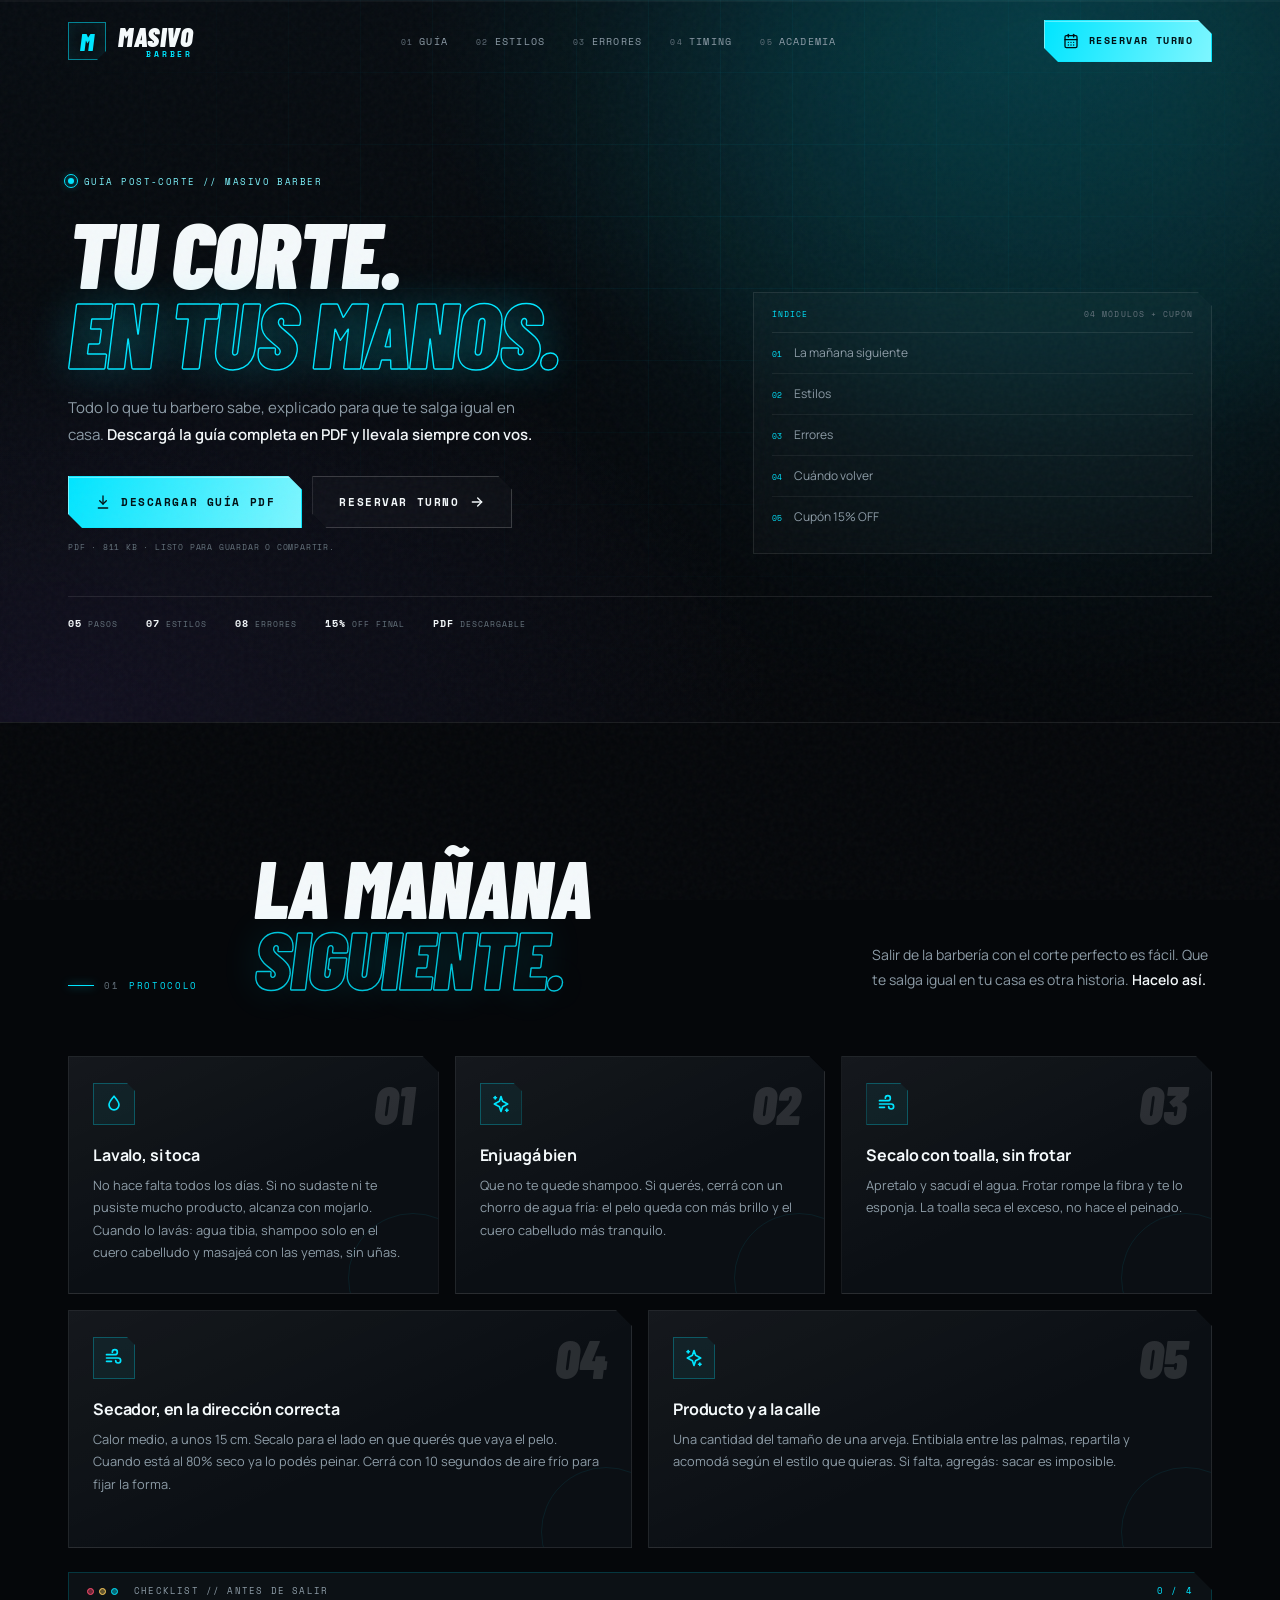
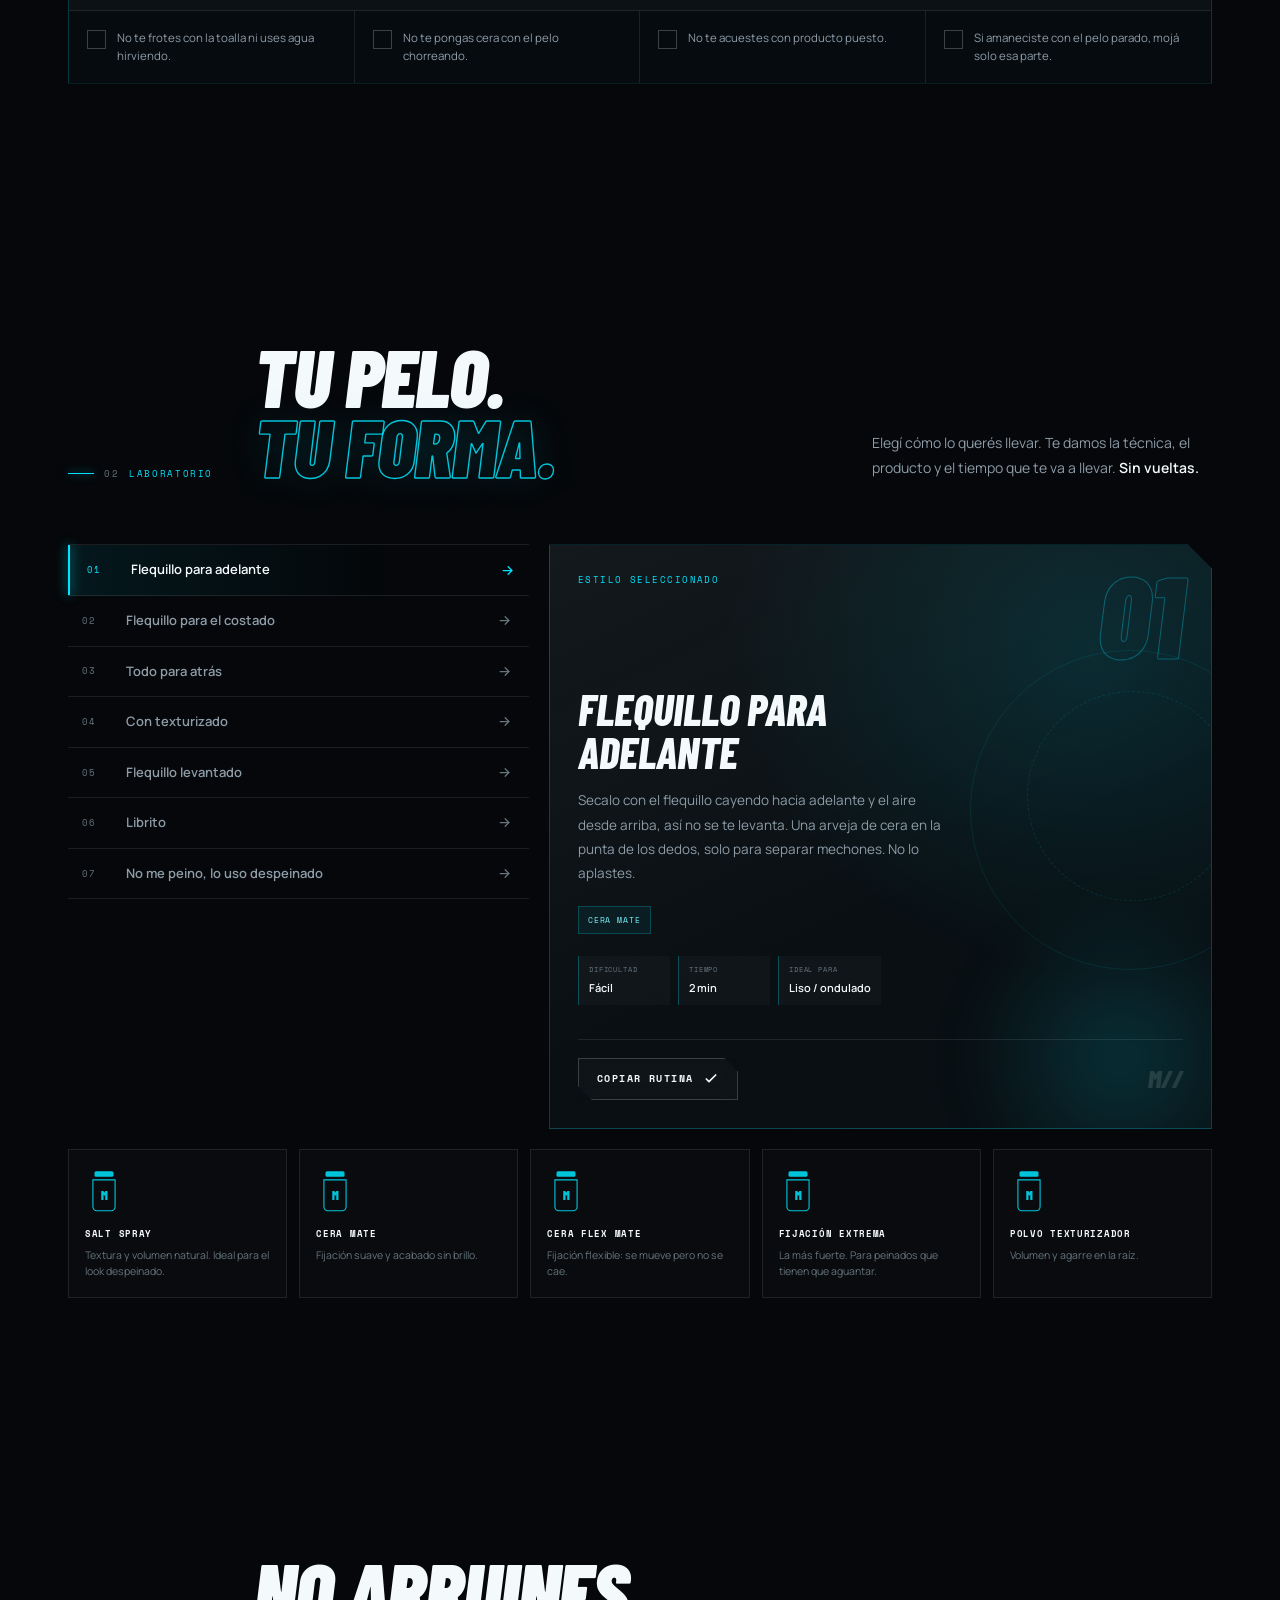
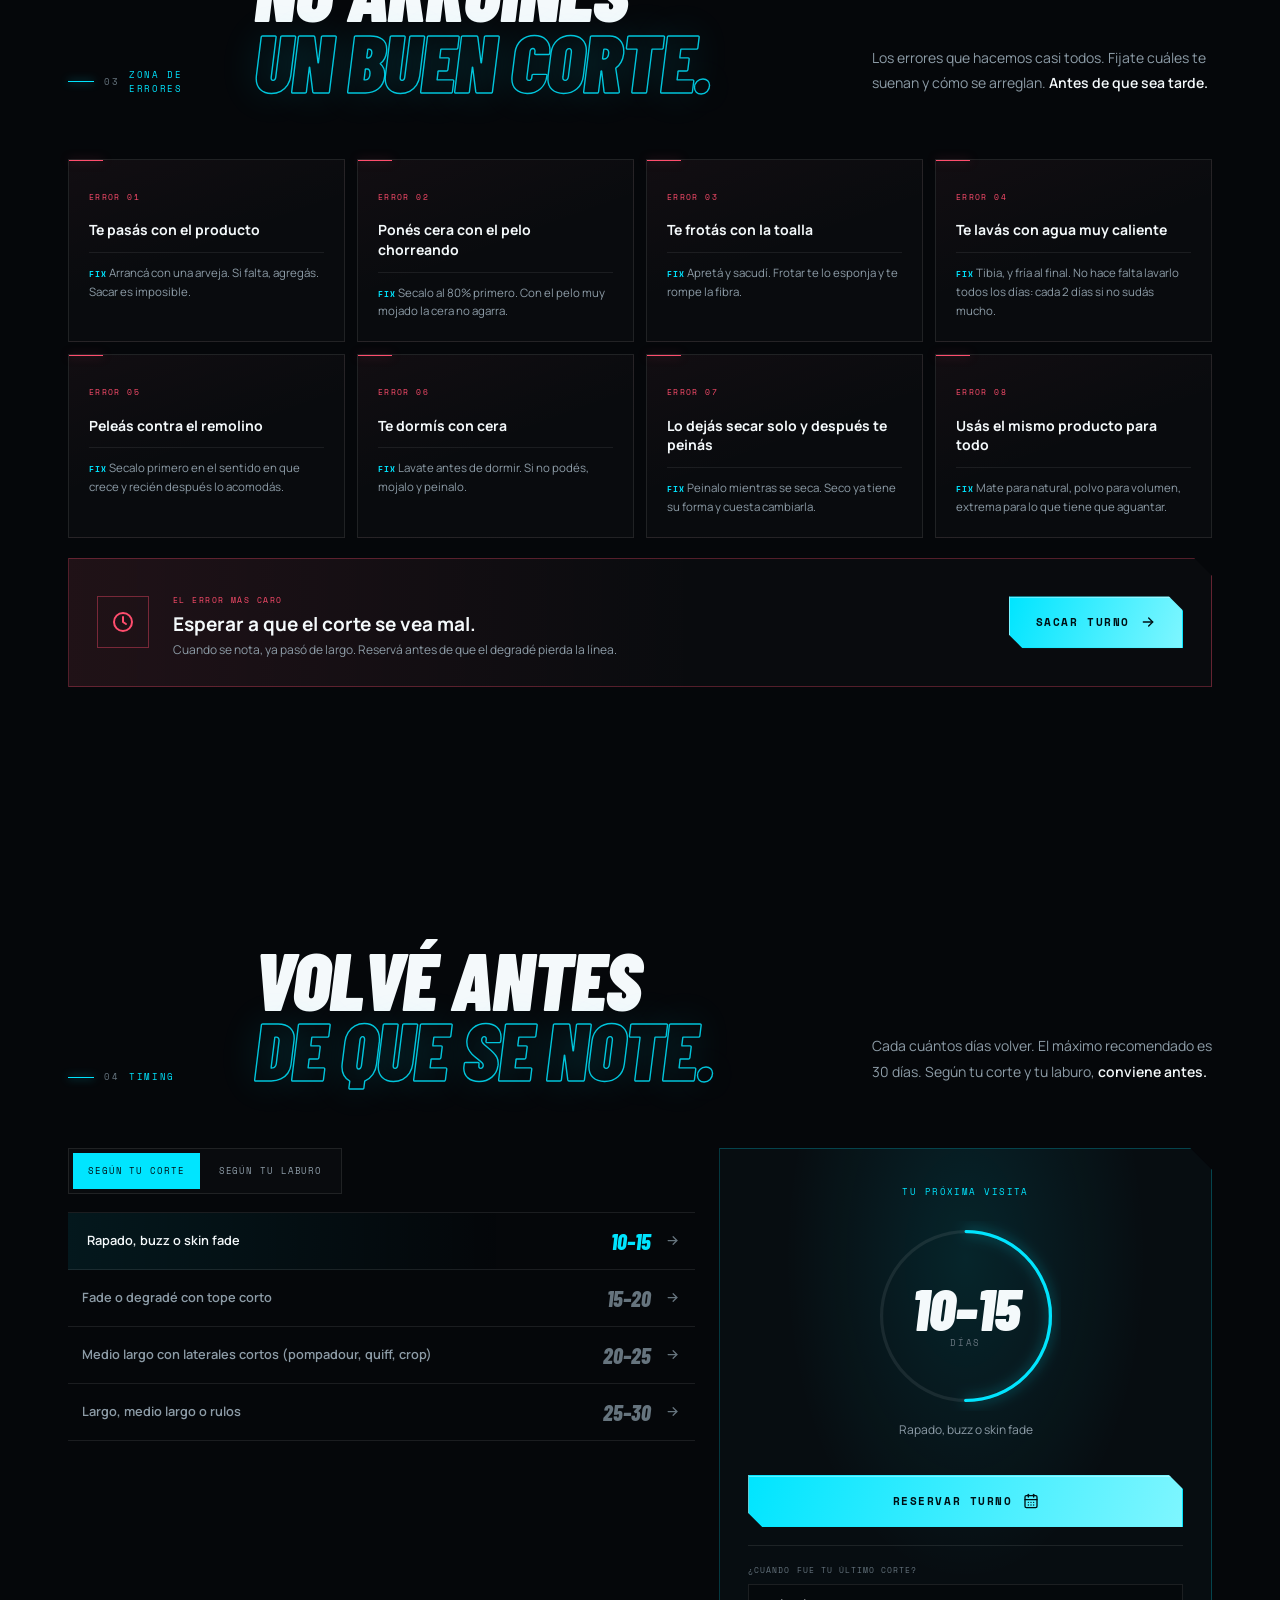
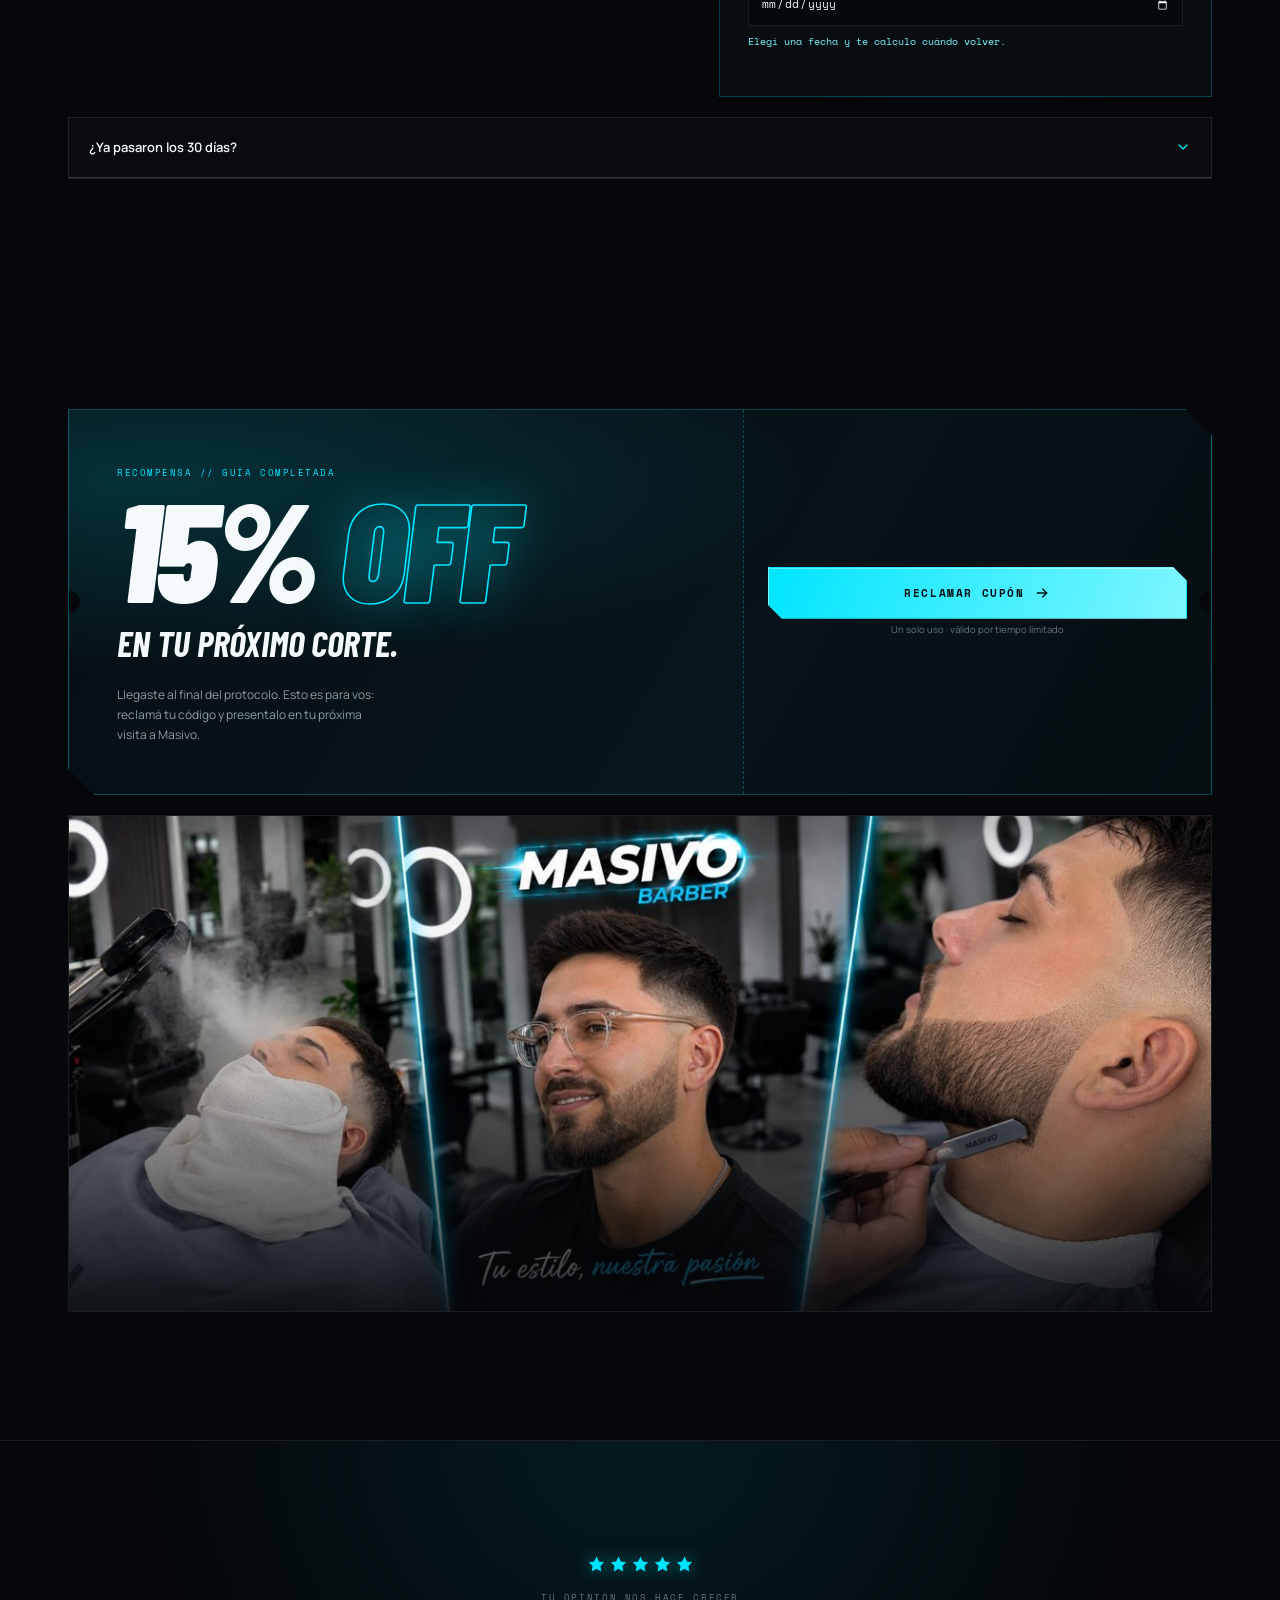
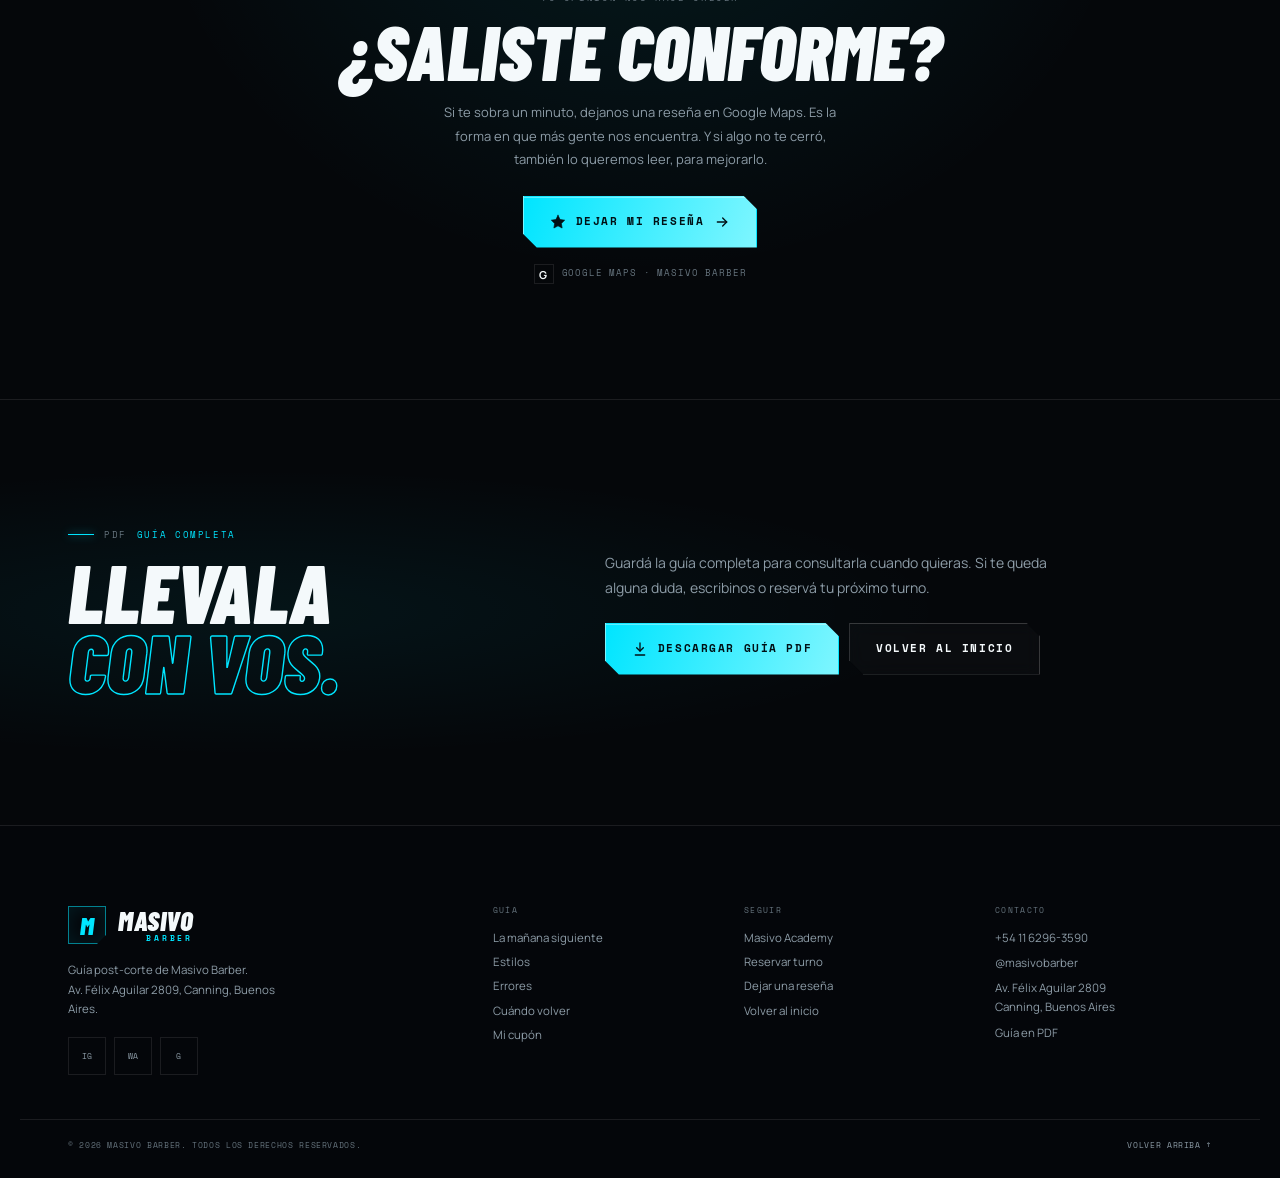
<file: guia/index.html>
<!doctype html>
<html lang="es">
<head>
  <meta charset="utf-8">
  <meta name="viewport" content="width=device-width, initial-scale=1, viewport-fit=cover">
  <title>Guía post-corte — Masivo Barber | Canning</title>
  <meta name="description" content="La guía interactiva de Masivo Barber: cómo peinarte cuando salís del corte, estilos, errores, timing y cupón. Descargá la guía completa en PDF.">
  <meta name="theme-color" content="#05070a">
  <link rel="canonical" href="https://masivobarber.vercel.app/guia/">

  <meta property="og:type" content="article">
  <meta property="og:locale" content="es_AR">
  <meta property="og:site_name" content="Masivo Barber">
  <meta property="og:title" content="Guía post-corte — Masivo Barber">
  <meta property="og:description" content="Tu corte sigue en casa. Protocolo, estilos, errores, timing y PDF descargable.">
  <meta property="og:url" content="https://masivobarber.vercel.app/guia/">
  <meta property="og:image" content="https://masivobarber.vercel.app/img/cover.jpg">
  <meta name="twitter:card" content="summary_large_image">
  <meta name="twitter:title" content="Guía post-corte — Masivo Barber">
  <meta name="twitter:description" content="Protocolo, estilos, errores, timing y PDF descargable.">
  <meta name="twitter:image" content="https://masivobarber.vercel.app/img/cover.jpg">

  <link rel="preconnect" href="https://fonts.googleapis.com">
  <link rel="preconnect" href="https://fonts.gstatic.com" crossorigin>
  <link href="https://fonts.googleapis.com/css2?family=Barlow+Condensed:ital,wght@0,600;0,700;0,800;0,900;1,600;1,700;1,800;1,900&family=Manrope:wght@400;500;600;700;800&family=Space+Mono:wght@400;700&display=swap" rel="stylesheet">
  <link rel="stylesheet" href="/css/styles.css">

  <script type="application/ld+json">
  {
    "@context": "https://schema.org",
    "@type": "HairSalon",
    "name": "Masivo Barber",
    "image": "https://masivobarber.vercel.app/img/cover.jpg",
    "url": "https://masivobarber.vercel.app/guia/",
    "telephone": "+54 11 6296-3590",
    "priceRange": "$$",
    "address": {
      "@type": "PostalAddress",
      "streetAddress": "Av. Félix Aguilar 2809",
      "addressLocality": "Canning",
      "addressRegion": "Buenos Aires",
      "addressCountry": "AR"
    },
    "sameAs": ["https://www.instagram.com/masivobarber"]
  }
  </script>
</head>
<body class="page-guide">
  <a class="skip-link" href="#guia">Saltar a la guía</a>
  <div class="noise" aria-hidden="true"></div>
  <div class="cursor-glow" id="cursor-glow" aria-hidden="true"></div>
  <div class="scroll-progress" aria-hidden="true"><span id="scroll-progress"></span></div>

  <svg class="svg-sprite" aria-hidden="true" style="position:absolute;width:0;height:0;overflow:hidden">
    <symbol id="i-arrow" viewBox="0 0 24 24" fill="none" stroke="currentColor" stroke-width="2" stroke-linecap="round" stroke-linejoin="round"><path d="M5 12h14"/><path d="m13 6 6 6-6 6"/></symbol>
    <symbol id="i-calendar" viewBox="0 0 24 24" fill="none" stroke="currentColor" stroke-width="2" stroke-linecap="round" stroke-linejoin="round"><path d="M8 2v4"/><path d="M16 2v4"/><rect width="18" height="18" x="3" y="4" rx="2"/><path d="M3 10h18"/><path d="M8 14h.01"/><path d="M12 14h.01"/><path d="M16 14h.01"/><path d="M8 18h.01"/><path d="M12 18h.01"/><path d="M16 18h.01"/></symbol>
    <symbol id="i-star" viewBox="0 0 24 24" fill="currentColor" stroke="currentColor" stroke-width="1" stroke-linecap="round" stroke-linejoin="round"><polygon points="12 2 15.09 8.26 22 9.27 17 14.14 18.18 21.02 12 17.77 5.82 21.02 7 14.14 2 9.27 8.91 8.26 12 2"/></symbol>
    <symbol id="i-download" viewBox="0 0 24 24" fill="none" stroke="currentColor" stroke-width="2" stroke-linecap="round" stroke-linejoin="round"><path d="M12 3v12"/><path d="m7 10 5 5 5-5"/><path d="M5 21h14"/></symbol>
    <symbol id="i-check" viewBox="0 0 24 24" fill="none" stroke="currentColor" stroke-width="2.5" stroke-linecap="round" stroke-linejoin="round"><path d="m5 12 4 4L19 6"/></symbol>
    <symbol id="i-chevron" viewBox="0 0 24 24" fill="none" stroke="currentColor" stroke-width="2" stroke-linecap="round" stroke-linejoin="round"><path d="m6 9 6 6 6-6"/></symbol>
    <symbol id="i-clock" viewBox="0 0 24 24" fill="none" stroke="currentColor" stroke-width="2" stroke-linecap="round" stroke-linejoin="round"><circle cx="12" cy="12" r="9"/><path d="M12 7v5l3 2"/></symbol>
    <symbol id="i-scissors" viewBox="0 0 24 24" fill="none" stroke="currentColor" stroke-width="2" stroke-linecap="round" stroke-linejoin="round"><circle cx="6" cy="6" r="3"/><circle cx="6" cy="18" r="3"/><path d="M8.1 8.1 20 20"/><path d="M20 4 8.1 15.9"/></symbol>
    <symbol id="i-drop" viewBox="0 0 24 24" fill="none" stroke="currentColor" stroke-width="2" stroke-linecap="round" stroke-linejoin="round"><path d="M12 2.7c3.4 3.9 6 7 6 10.3a6 6 0 0 1-12 0c0-3.3 2.6-6.4 6-10.3Z"/></symbol>
    <symbol id="i-wind" viewBox="0 0 24 24" fill="none" stroke="currentColor" stroke-width="2" stroke-linecap="round" stroke-linejoin="round"><path d="M3 8h10a3 3 0 1 0-3-3"/><path d="M3 12h14a3 3 0 1 1-3 3"/><path d="M3 16h6"/></symbol>
    <symbol id="i-spark" viewBox="0 0 24 24" fill="none" stroke="currentColor" stroke-width="2" stroke-linecap="round" stroke-linejoin="round"><path d="m12 3 1.9 5.8L20 12l-6.1 3.2L12 21l-1.9-5.8L4 12l6.1-3.2L12 3Z"/><path d="M5 3v3"/><path d="M3.5 4.5h3"/><path d="M19 18v3"/><path d="M17.5 19.5h3"/></symbol>
    <symbol id="i-shield" viewBox="0 0 24 24" fill="none" stroke="currentColor" stroke-width="2" stroke-linecap="round" stroke-linejoin="round"><path d="M12 3 4.5 6v6c0 4.4 3.2 7.6 7.5 9 4.3-1.4 7.5-4.6 7.5-9V6L12 3Z"/><path d="m9 12 2 2 4-4"/></symbol>
    <symbol id="i-pin" viewBox="0 0 24 24" fill="none" stroke="currentColor" stroke-width="2" stroke-linecap="round" stroke-linejoin="round"><path d="M20 10c0 5-8 12-8 12S4 15 4 10a8 8 0 1 1 16 0Z"/><circle cx="12" cy="10" r="3"/></symbol>
    <symbol id="i-chat" viewBox="0 0 24 24" fill="none" stroke="currentColor" stroke-width="2" stroke-linecap="round" stroke-linejoin="round"><path d="M21 12a9 9 0 0 1-13.3 7.9L3 21l1.2-4.5A9 9 0 1 1 21 12Z"/><path d="M8 9h8"/><path d="M8 13h5"/></symbol>
    <symbol id="i-instagram" viewBox="0 0 24 24" fill="none" stroke="currentColor" stroke-width="2" stroke-linecap="round" stroke-linejoin="round"><rect x="3" y="3" width="18" height="18" rx="4"/><circle cx="12" cy="12" r="4"/><circle cx="17.5" cy="6.5" r=".8" fill="currentColor"/></symbol>
    <symbol id="i-users" viewBox="0 0 24 24" fill="none" stroke="currentColor" stroke-width="2" stroke-linecap="round" stroke-linejoin="round"><path d="M16 21v-2a4 4 0 0 0-4-4H6a4 4 0 0 0-4 4v2"/><circle cx="9" cy="7" r="4"/><path d="M22 21v-2a4 4 0 0 0-3-3.9"/><path d="M16 3.1a4 4 0 0 1 0 7.8"/></symbol>
    <symbol id="i-x" viewBox="0 0 24 24" fill="none" stroke="currentColor" stroke-width="2.5" stroke-linecap="round" stroke-linejoin="round"><path d="M18 6 6 18"/><path d="m6 6 12 12"/></symbol>
  </svg>

  <header class="site-header" id="site-header">
    <div class="header-inner shell">
      <a class="brand" href="/" aria-label="Masivo Barber, inicio">
        <span class="brand-mark">M</span>
        <span class="brand-word">MASIVO<span class="brand-sub">BARBER</span></span>
      </a>
      <nav class="main-nav" aria-label="Navegación principal">
        <a class="nav-link" href="#guia"><span>01</span>Guía</a>
        <a class="nav-link" href="#estilos"><span>02</span>Estilos</a>
        <a class="nav-link" href="#errores"><span>03</span>Errores</a>
        <a class="nav-link" href="#volver"><span>04</span>Timing</a>
        <a class="nav-link" href="/academia/"><span>05</span>Academia</a>
      </nav>
      <div class="header-actions">
        <a class="header-cta btn btn-primary btn-sm" href="https://app.growthbarber.com/reserva/masivo?ref=historia" target="_blank" rel="noopener noreferrer">
          <svg><use href="#i-calendar"/></svg>
          Reservar turno
        </a>
        <button class="menu-toggle" type="button" aria-expanded="false" aria-controls="mobile-menu" aria-label="Abrir menú">
          <span></span><span></span>
        </button>
      </div>
    </div>
  </header>

  <div class="mobile-menu" id="mobile-menu" aria-hidden="true">
    <nav class="mobile-menu-links" aria-label="Menú móvil">
      <a href="#guia"><span>01</span>Guía post-corte</a>
      <a href="#estilos"><span>02</span>Estilos</a>
      <a href="#errores"><span>03</span>Errores</a>
      <a href="#volver"><span>04</span>Cuándo volver</a>
      <a href="#regalo"><span>05</span>Mi cupón</a>
      <a href="/academia/"><span>06</span>Academia</a>
    </nav>
    <div class="mobile-menu-foot">
      <a href="/guia-peinado.pdf" download="Guia-Masivo-Post-Corte.pdf">Descargar guía PDF</a>
      <a href="https://app.growthbarber.com/reserva/masivo?ref=historia" target="_blank" rel="noopener noreferrer">Reservar turno</a>
      <a href="https://wa.me/541162963590" target="_blank" rel="noopener noreferrer">WhatsApp</a>
      <span>Canning, Buenos Aires</span>
    </div>
  </div>

  <main id="top">
    <section class="page-hero guide-hero" aria-labelledby="guide-title">
      <div class="page-hero-bg" aria-hidden="true"></div>
      <div class="shell">
        <div class="page-hero-kicker" data-reveal><span class="pulse-dot"></span> Guía post-corte // Masivo Barber</div>
        <div class="page-hero-grid">
          <div data-reveal>
            <h1 class="page-title" id="guide-title">TU CORTE.<br><em>EN TUS MANOS.</em></h1>
            <p class="page-lede">
              Todo lo que tu barbero sabe, explicado para que te salga igual en casa.
              <strong>Descargá la guía completa en PDF y llevala siempre con vos.</strong>
            </p>
            <div class="page-actions">
              <a class="btn btn-primary" href="/guia-peinado.pdf" download="Guia-Masivo-Post-Corte.pdf" data-magnetic data-click-spark>
                <svg><use href="#i-download"/></svg>
                Descargar guía PDF
              </a>
              <a class="btn btn-ghost" href="https://app.growthbarber.com/reserva/masivo?ref=historia" target="_blank" rel="noopener noreferrer">
                Reservar turno
                <svg><use href="#i-arrow"/></svg>
              </a>
            </div>
            <span class="page-download-note">PDF · 811 KB · Listo para guardar o compartir.</span>
          </div>

          <aside class="guide-index" aria-label="Índice de la guía" data-reveal>
            <div class="guide-index-head"><span>ÍNDICE</span><span>04 módulos + cupón</span></div>
            <a href="#guia"><span>01</span>La mañana siguiente</a>
            <a href="#estilos"><span>02</span>Estilos</a>
            <a href="#errores"><span>03</span>Errores</a>
            <a href="#volver"><span>04</span>Cuándo volver</a>
            <a href="#regalo"><span>05</span>Cupón 15% OFF</a>
          </aside>
        </div>

        <div class="page-hero-meta" data-reveal>
          <span><b>05</b> pasos</span>
          <span><b>07</b> estilos</span>
          <span><b>08</b> errores</span>
          <span><b>15%</b> off final</span>
          <span><b>PDF</b> descargable</span>
        </div>
      </div>
    </section>

        <!-- 01 GUÍA -->
    <section class="section guide" id="guia">
      <div class="shell">
        <header class="section-head" data-reveal>
          <div class="section-tag"><span>01</span> Protocolo</div>
          <h2 class="section-title">LA MAÑANA<br><em>SIGUIENTE.</em></h2>
          <p class="section-intro">Salir de la barbería con el corte perfecto es fácil. Que te salga igual en tu casa es otra historia. <strong>Hacelo así.</strong></p>
        </header>

        <div class="steps-grid" data-reveal-group>
          <article class="step-card" data-reveal>
            <div class="step-top">
              <span class="step-icon"><svg><use href="#i-drop"/></svg></span>
              <span class="step-index">01</span>
            </div>
            <h3 class="step-title">Lavalo, si toca</h3>
            <p class="step-text">No hace falta todos los días. Si no sudaste ni te pusiste mucho producto, alcanza con mojarlo. Cuando lo lavás: agua tibia, shampoo solo en el cuero cabelludo y masajeá con las yemas, sin uñas.</p>
          </article>

          <article class="step-card" data-reveal>
            <div class="step-top">
              <span class="step-icon"><svg><use href="#i-spark"/></svg></span>
              <span class="step-index">02</span>
            </div>
            <h3 class="step-title">Enjuagá bien</h3>
            <p class="step-text">Que no te quede shampoo. Si querés, cerrá con un chorro de agua fría: el pelo queda con más brillo y el cuero cabelludo más tranquilo.</p>
          </article>

          <article class="step-card" data-reveal>
            <div class="step-top">
              <span class="step-icon"><svg><use href="#i-wind"/></svg></span>
              <span class="step-index">03</span>
            </div>
            <h3 class="step-title">Secalo con toalla, sin frotar</h3>
            <p class="step-text">Apretalo y sacudí el agua. Frotar rompe la fibra y te lo esponja. La toalla seca el exceso, no hace el peinado.</p>
          </article>

          <article class="step-card" data-reveal>
            <div class="step-top">
              <span class="step-icon"><svg><use href="#i-wind"/></svg></span>
              <span class="step-index">04</span>
            </div>
            <h3 class="step-title">Secador, en la dirección correcta</h3>
            <p class="step-text">Calor medio, a unos 15 cm. Secalo para el lado en que querés que vaya el pelo. Cuando está al 80% seco ya lo podés peinar. Cerrá con 10 segundos de aire frío para fijar la forma.</p>
          </article>

          <article class="step-card" data-reveal>
            <div class="step-top">
              <span class="step-icon"><svg><use href="#i-spark"/></svg></span>
              <span class="step-index">05</span>
            </div>
            <h3 class="step-title">Producto y a la calle</h3>
            <p class="step-text">Una cantidad del tamaño de una arveja. Entibiala entre las palmas, repartila y acomodá según el estilo que quieras. Si falta, agregás: sacar es imposible.</p>
          </article>
        </div>

        <div class="terminal" data-reveal>
          <div class="terminal-bar">
            <div class="terminal-dots" aria-hidden="true"><span></span><span></span><span></span></div>
            <span class="terminal-title">Checklist // antes de salir</span>
            <span class="checklist-progress" id="checklist-progress">0 / 4</span>
          </div>
          <div class="checklist" id="checklist">
            <button class="check-item" type="button" data-check="towel" aria-pressed="false">
              <span class="check-box"><svg><use href="#i-check"/></svg></span>
              <span class="check-label">No te frotes con la toalla ni uses agua hirviendo.</span>
            </button>
            <button class="check-item" type="button" data-check="wax" aria-pressed="false">
              <span class="check-box"><svg><use href="#i-check"/></svg></span>
              <span class="check-label">No te pongas cera con el pelo chorreando.</span>
            </button>
            <button class="check-item" type="button" data-check="sleep" aria-pressed="false">
              <span class="check-box"><svg><use href="#i-check"/></svg></span>
              <span class="check-label">No te acuestes con producto puesto.</span>
            </button>
            <button class="check-item" type="button" data-check="morning" aria-pressed="false">
              <span class="check-box"><svg><use href="#i-check"/></svg></span>
              <span class="check-label">Si amaneciste con el pelo parado, mojá solo esa parte.</span>
            </button>
          </div>
        </div>
      </div>
    </section>

    <!-- 02 ESTILOS -->
    <section class="section styles" id="estilos">
      <div class="shell">
        <header class="section-head" data-reveal>
          <div class="section-tag"><span>02</span> Laboratorio</div>
          <h2 class="section-title">TU PELO.<br><em>TU FORMA.</em></h2>
          <p class="section-intro">Elegí cómo lo querés llevar. Te damos la técnica, el producto y el tiempo que te va a llevar. <strong>Sin vueltas.</strong></p>
        </header>

        <div class="style-lab" data-reveal>
          <div class="style-list" id="style-list" role="tablist" aria-label="Estilos de peinado">
            <!-- Los estilos se generan con JS -->
          </div>

          <div class="style-stage" id="style-stage" aria-live="polite">
            <div class="stage-glow" aria-hidden="true"></div>
            <div class="stage-head">
              <span class="stage-kicker">Estilo seleccionado</span>
              <span class="stage-index" id="stage-index">01</span>
            </div>
            <div class="stage-body">
              <h3 class="stage-title" id="stage-title">Flequillo para adelante</h3>
              <p class="stage-desc" id="stage-desc">Secalo con el flequillo cayendo hacia adelante y el aire desde arriba, así no se te levanta. Una arveja de cera en la punta de los dedos, solo para separar mechones. No lo aplastes.</p>
              <div class="stage-tags" id="stage-tags"><span class="tag">Cera mate</span></div>
              <div class="stage-meta">
                <span class="meta-chip"><b>DIFICULTAD</b><span id="stage-difficulty">Fácil</span></span>
                <span class="meta-chip"><b>TIEMPO</b><span id="stage-time">2 min</span></span>
                <span class="meta-chip"><b>IDEAL PARA</b><span id="stage-hair">Liso / ondulado</span></span>
              </div>
            </div>
            <div class="stage-foot">
              <button class="btn btn-ghost btn-sm" id="copy-routine" type="button">
                Copiar rutina
                <svg><use href="#i-check"/></svg>
              </button>
              <span class="stage-watermark" aria-hidden="true">M//</span>
            </div>
          </div>
        </div>

        <div class="products-strip" data-reveal-group>
          <article class="product-card" data-reveal>
            <svg class="product-icon" viewBox="0 0 48 56" aria-hidden="true"><rect x="12" y="3" width="24" height="7" rx="2" fill="currentColor"/><path d="M10 14h28v34a5 5 0 0 1-5 5H15a5 5 0 0 1-5-5V14Z" fill="none" stroke="currentColor" stroke-width="1.4"/><text x="24" y="39" text-anchor="middle" font-family="Barlow Condensed, sans-serif" font-size="15" font-weight="900" fill="currentColor">M</text></svg>
            <h3 class="product-name">Salt Spray</h3>
            <p class="product-desc">Textura y volumen natural. Ideal para el look despeinado.</p>
          </article>
          <article class="product-card" data-reveal>
            <svg class="product-icon" viewBox="0 0 48 56" aria-hidden="true"><rect x="12" y="3" width="24" height="7" rx="2" fill="currentColor"/><path d="M10 14h28v34a5 5 0 0 1-5 5H15a5 5 0 0 1-5-5V14Z" fill="none" stroke="currentColor" stroke-width="1.4"/><text x="24" y="39" text-anchor="middle" font-family="Barlow Condensed, sans-serif" font-size="15" font-weight="900" fill="currentColor">M</text></svg>
            <h3 class="product-name">Cera Mate</h3>
            <p class="product-desc">Fijación suave y acabado sin brillo.</p>
          </article>
          <article class="product-card" data-reveal>
            <svg class="product-icon" viewBox="0 0 48 56" aria-hidden="true"><rect x="12" y="3" width="24" height="7" rx="2" fill="currentColor"/><path d="M10 14h28v34a5 5 0 0 1-5 5H15a5 5 0 0 1-5-5V14Z" fill="none" stroke="currentColor" stroke-width="1.4"/><text x="24" y="39" text-anchor="middle" font-family="Barlow Condensed, sans-serif" font-size="15" font-weight="900" fill="currentColor">M</text></svg>
            <h3 class="product-name">Cera Flex Mate</h3>
            <p class="product-desc">Fijación flexible: se mueve pero no se cae.</p>
          </article>
          <article class="product-card" data-reveal>
            <svg class="product-icon" viewBox="0 0 48 56" aria-hidden="true"><rect x="12" y="3" width="24" height="7" rx="2" fill="currentColor"/><path d="M10 14h28v34a5 5 0 0 1-5 5H15a5 5 0 0 1-5-5V14Z" fill="none" stroke="currentColor" stroke-width="1.4"/><text x="24" y="39" text-anchor="middle" font-family="Barlow Condensed, sans-serif" font-size="15" font-weight="900" fill="currentColor">M</text></svg>
            <h3 class="product-name">Fijación Extrema</h3>
            <p class="product-desc">La más fuerte. Para peinados que tienen que aguantar.</p>
          </article>
          <article class="product-card" data-reveal>
            <svg class="product-icon" viewBox="0 0 48 56" aria-hidden="true"><rect x="12" y="3" width="24" height="7" rx="2" fill="currentColor"/><path d="M10 14h28v34a5 5 0 0 1-5 5H15a5 5 0 0 1-5-5V14Z" fill="none" stroke="currentColor" stroke-width="1.4"/><text x="24" y="39" text-anchor="middle" font-family="Barlow Condensed, sans-serif" font-size="15" font-weight="900" fill="currentColor">M</text></svg>
            <h3 class="product-name">Polvo Texturizador</h3>
            <p class="product-desc">Volumen y agarre en la raíz.</p>
          </article>
        </div>
      </div>
    </section>

    <!-- 03 ERRORES -->
    <section class="section errors" id="errores">
      <div class="shell">
        <header class="section-head" data-reveal>
          <div class="section-tag"><span>03</span> Zona de errores</div>
          <h2 class="section-title">NO ARRUINES<br><em>UN BUEN CORTE.</em></h2>
          <p class="section-intro">Los errores que hacemos casi todos. Fijate cuáles te suenan y cómo se arreglan. <strong>Antes de que sea tarde.</strong></p>
        </header>

        <div class="errors-grid" data-reveal-group>
          <article class="error-card" data-reveal>
            <span class="error-label">ERROR 01</span>
            <h3 class="error-title">Te pasás con el producto</h3>
            <p class="error-fix"><b>FIX</b> Arrancá con una arveja. Si falta, agregás. Sacar es imposible.</p>
          </article>
          <article class="error-card" data-reveal>
            <span class="error-label">ERROR 02</span>
            <h3 class="error-title">Ponés cera con el pelo chorreando</h3>
            <p class="error-fix"><b>FIX</b> Secalo al 80% primero. Con el pelo muy mojado la cera no agarra.</p>
          </article>
          <article class="error-card" data-reveal>
            <span class="error-label">ERROR 03</span>
            <h3 class="error-title">Te frotás con la toalla</h3>
            <p class="error-fix"><b>FIX</b> Apretá y sacudí. Frotar te lo esponja y te rompe la fibra.</p>
          </article>
          <article class="error-card" data-reveal>
            <span class="error-label">ERROR 04</span>
            <h3 class="error-title">Te lavás con agua muy caliente</h3>
            <p class="error-fix"><b>FIX</b> Tibia, y fría al final. No hace falta lavarlo todos los días: cada 2 días si no sudás mucho.</p>
          </article>
          <article class="error-card" data-reveal>
            <span class="error-label">ERROR 05</span>
            <h3 class="error-title">Peleás contra el remolino</h3>
            <p class="error-fix"><b>FIX</b> Secalo primero en el sentido en que crece y recién después lo acomodás.</p>
          </article>
          <article class="error-card" data-reveal>
            <span class="error-label">ERROR 06</span>
            <h3 class="error-title">Te dormís con cera</h3>
            <p class="error-fix"><b>FIX</b> Lavate antes de dormir. Si no podés, mojalo y peinalo.</p>
          </article>
          <article class="error-card" data-reveal>
            <span class="error-label">ERROR 07</span>
            <h3 class="error-title">Lo dejás secar solo y después te peinás</h3>
            <p class="error-fix"><b>FIX</b> Peinalo mientras se seca. Seco ya tiene su forma y cuesta cambiarla.</p>
          </article>
          <article class="error-card" data-reveal>
            <span class="error-label">ERROR 08</span>
            <h3 class="error-title">Usás el mismo producto para todo</h3>
            <p class="error-fix"><b>FIX</b> Mate para natural, polvo para volumen, extrema para lo que tiene que aguantar.</p>
          </article>
        </div>

        <div class="error-band" data-reveal>
          <div class="band-icon"><svg><use href="#i-clock"/></svg></div>
          <div class="band-copy">
            <span>EL ERROR MÁS CARO</span>
            <h3>Esperar a que el corte se vea mal.</h3>
            <p>Cuando se nota, ya pasó de largo. Reservá antes de que el degradé pierda la línea.</p>
          </div>
          <a class="btn btn-primary" href="https://app.growthbarber.com/reserva/masivo?ref=historia" target="_blank" rel="noopener noreferrer">
            Sacar turno
            <svg><use href="#i-arrow"/></svg>
          </a>
        </div>
      </div>
    </section>

    <!-- 04 TIMING -->
    <section class="section return" id="volver">
      <div class="shell">
        <header class="section-head" data-reveal>
          <div class="section-tag"><span>04</span> Timing</div>
          <h2 class="section-title">VOLVÉ ANTES<br><em>DE QUE SE NOTE.</em></h2>
          <p class="section-intro">Cada cuántos días volver. El máximo recomendado es 30 días. Según tu corte y tu laburo, <strong>conviene antes.</strong></p>
        </header>

        <div class="return-layout" data-reveal>
          <div>
            <div class="mode-tabs" role="tablist" aria-label="Recomendación según">
              <button class="mode-tab active" id="mode-cut" type="button" role="tab" aria-selected="true" aria-controls="interval-list">Según tu corte</button>
              <button class="mode-tab" id="mode-job" type="button" role="tab" aria-selected="false" aria-controls="interval-list">Según tu laburo</button>
            </div>
            <div class="interval-list" id="interval-list" role="tabpanel" aria-live="polite">
              <!-- Se genera con JS -->
            </div>
            <noscript><p class="section-intro">Activá JavaScript para ver las recomendaciones.</p></noscript>
          </div>

          <aside class="result-card">
            <span class="result-label">TU PRÓXIMA VISITA</span>
            <div class="ring">
              <svg viewBox="0 0 180 180" aria-hidden="true">
                <circle class="track" cx="90" cy="90" r="80"/>
                <circle class="progress" id="result-ring" cx="90" cy="90" r="80"/>
              </svg>
              <div class="ring-text">
                <span class="result-days" id="result-days">10–15</span>
                <span class="result-unit">días</span>
              </div>
            </div>
            <p class="result-desc" id="result-desc">Rapado, buzz o skin fade</p>
            <a class="btn btn-primary btn-block" href="https://app.growthbarber.com/reserva/masivo?ref=historia" target="_blank" rel="noopener noreferrer">
              Reservar turno
              <svg><use href="#i-calendar"/></svg>
            </a>
            <div class="date-calc">
              <label class="date-label" for="last-cut">¿Cuándo fue tu último corte?</label>
              <input class="date-input" type="date" id="last-cut">
              <p class="date-out" id="date-out">Elegí una fecha y te calculo cuándo volver.</p>
            </div>
          </aside>
        </div>

        <div class="late-accordion" data-reveal>
          <button class="late-trigger" type="button" aria-expanded="false" aria-controls="late-content">
            <span>¿Ya pasaron los 30 días?</span>
            <svg><use href="#i-chevron"/></svg>
          </button>
          <div class="late-content" id="late-content">
            <div class="late-grid">
              <p><strong>Se te perdió el degradé:</strong> pedí corte completo, no un retoque.</p>
              <p><strong>Lo querés dejar crecer:</strong> pasá a emprolijar nuca y laterales, sin tocar el largo.</p>
              <p><strong>Venís de corto y vas a largo:</strong> una pasada cada 30 días para que crezca parejo y no se arme un casco.</p>
              <p><strong>Tenés rulos u ondas:</strong> venite a sacarle peso, no largo.</p>
            </div>
          </div>
        </div>
      </div>
    </section>



        <!-- 06 REGALO -->
    <section class="section gift" id="regalo">
      <div class="shell">
        <div class="coupon-ticket" data-reveal>
          <div class="coupon-main">
            <span class="coupon-kicker">Recompensa // guía completada</span>
            <h2 class="coupon-title">15% <em>OFF</em></h2>
            <p class="coupon-sub">en tu próximo corte.</p>
            <p class="coupon-copy">Llegaste al final del protocolo. Esto es para vos: reclamá tu código y presentalo en tu próxima visita a Masivo.</p>
          </div>
          <div class="coupon-side">
            <div id="coupon-idle">
              <button class="btn btn-primary" id="claim-coupon" type="button">
                Reclamar cupón
                <svg><use href="#i-arrow"/></svg>
              </button>
              <small>Un solo uso · válido por tiempo limitado</small>
            </div>
            <div id="coupon-claimed" hidden>
              <span class="coupon-label">TU CÓDIGO</span>
              <strong class="coupon-code" id="coupon-code">MASIVO15</strong>
              <button class="btn btn-ghost btn-sm" id="copy-coupon" type="button">Copiar código</button>
              <small>Mostralo en tu próxima visita a Masivo.</small>
            </div>
          </div>
        </div>

        <figure class="banner-frame" data-reveal>
          <img src="/img/banner.jpg" alt="Masivo Barber: cortes, lavado y cuidado de barba en Canning" loading="lazy">
        </figure>
      </div>
    </section>

    <!-- REVIEW -->
    <section class="review" aria-labelledby="review-title">
      <div class="shell">
        <div class="stars" aria-label="5 estrellas">
          <svg><use href="#i-star"/></svg>
          <svg><use href="#i-star"/></svg>
          <svg><use href="#i-star"/></svg>
          <svg><use href="#i-star"/></svg>
          <svg><use href="#i-star"/></svg>
        </div>
        <div class="section-tag centered"><span>TU OPINIÓN NOS HACE CRECER</span></div>
        <h2 class="review-title" id="review-title">¿SALISTE CONFORME?</h2>
        <p class="review-text">Si te sobra un minuto, dejanos una reseña en Google Maps. Es la forma en que más gente nos encuentra. Y si algo no te cerró, también lo queremos leer, para mejorarlo.</p>
        <a class="btn btn-primary" href="https://g.page/r/CUXgko6IPGfOEBE/review" target="_blank" rel="noopener noreferrer">
          <svg><use href="#i-star"/></svg>
          Dejar mi reseña
          <svg><use href="#i-arrow"/></svg>
        </a>
        <span class="google-pill"><b>G</b> Google Maps · Masivo Barber</span>
      </div>
    </section>


    <section class="guide-end" aria-labelledby="guide-end-title">
      <div class="shell guide-end-inner" data-reveal>
        <div>
          <div class="section-tag"><span>PDF</span> Guía completa</div>
          <h2 class="guide-end-title" id="guide-end-title">LLEVALA<br><em>CON VOS.</em></h2>
        </div>
        <div class="guide-end-copy">
          <p>Guardá la guía completa para consultarla cuando quieras. Si te queda alguna duda, escribinos o reservá tu próximo turno.</p>
          <div class="page-actions">
            <a class="btn btn-primary" href="/guia-peinado.pdf" download="Guia-Masivo-Post-Corte.pdf" data-magnetic data-click-spark>
              <svg><use href="#i-download"/></svg>
              Descargar guía PDF
            </a>
            <a class="btn btn-ghost" href="/">Volver al inicio</a>
          </div>
        </div>
      </div>
    </section>
  </main>

  <footer class="site-footer">
    <div class="shell footer-grid">
      <div class="footer-brand">
        <a class="brand" href="/" aria-label="Masivo Barber, inicio">
          <span class="brand-mark">M</span>
          <span class="brand-word">MASIVO<span class="brand-sub">BARBER</span></span>
        </a>
        <p>Guía post-corte de Masivo Barber.<br>Av. Félix Aguilar 2809, Canning, Buenos Aires.</p>
        <div class="footer-social">
          <a href="https://www.instagram.com/masivobarber" target="_blank" rel="noopener noreferrer" aria-label="Instagram de Masivo Barber">IG</a>
          <a href="https://wa.me/541162963590" target="_blank" rel="noopener noreferrer" aria-label="WhatsApp de Masivo Barber">WA</a>
          <a href="https://g.page/r/CUXgko6IPGfOEBE/review" target="_blank" rel="noopener noreferrer" aria-label="Reseñas en Google">G</a>
        </div>
      </div>
      <div class="footer-col">
        <h4 class="footer-title">Guía</h4>
        <div class="footer-links">
          <a href="#guia">La mañana siguiente</a>
          <a href="#estilos">Estilos</a>
          <a href="#errores">Errores</a>
          <a href="#volver">Cuándo volver</a>
          <a href="#regalo">Mi cupón</a>
        </div>
      </div>
      <div class="footer-col">
        <h4 class="footer-title">Seguir</h4>
        <div class="footer-links">
          <a href="/academia/">Masivo Academy</a>
          <a href="https://app.growthbarber.com/reserva/masivo?ref=historia" target="_blank" rel="noopener noreferrer">Reservar turno</a>
          <a href="https://g.page/r/CUXgko6IPGfOEBE/review" target="_blank" rel="noopener noreferrer">Dejar una reseña</a>
          <a href="/">Volver al inicio</a>
        </div>
      </div>
      <div class="footer-col">
        <h4 class="footer-title">Contacto</h4>
        <div class="footer-contact">
          <a href="https://wa.me/541162963590" target="_blank" rel="noopener noreferrer">+54 11 6296-3590</a>
          <a href="https://www.instagram.com/masivobarber" target="_blank" rel="noopener noreferrer">@masivobarber</a>
          <span>Av. Félix Aguilar 2809<br>Canning, Buenos Aires</span>
          <a href="/guia-peinado.pdf" download="Guia-Masivo-Post-Corte.pdf">Guía en PDF</a>
        </div>
      </div>
    </div>
    <div class="shell footer-bottom">
      <span>© <span id="year">2026</span> Masivo Barber. Todos los derechos reservados.</span>
      <a href="#top">Volver arriba ↑</a>
    </div>
  </footer>

  <div class="mobile-cta">
    <a class="btn btn-primary" href="https://app.growthbarber.com/reserva/masivo?ref=historia" target="_blank" rel="noopener noreferrer">Reservar turno</a>
    <a class="btn btn-ghost" href="/guia-peinado.pdf" download="Guia-Masivo-Post-Corte.pdf">Guía PDF</a>
  </div>

  <div class="toast" id="toast" role="status" aria-live="polite"></div>
  <div class="confetti" id="confetti" aria-hidden="true"></div>

  <script src="/js/app.js" defer></script>
</body>
</html>
</file>
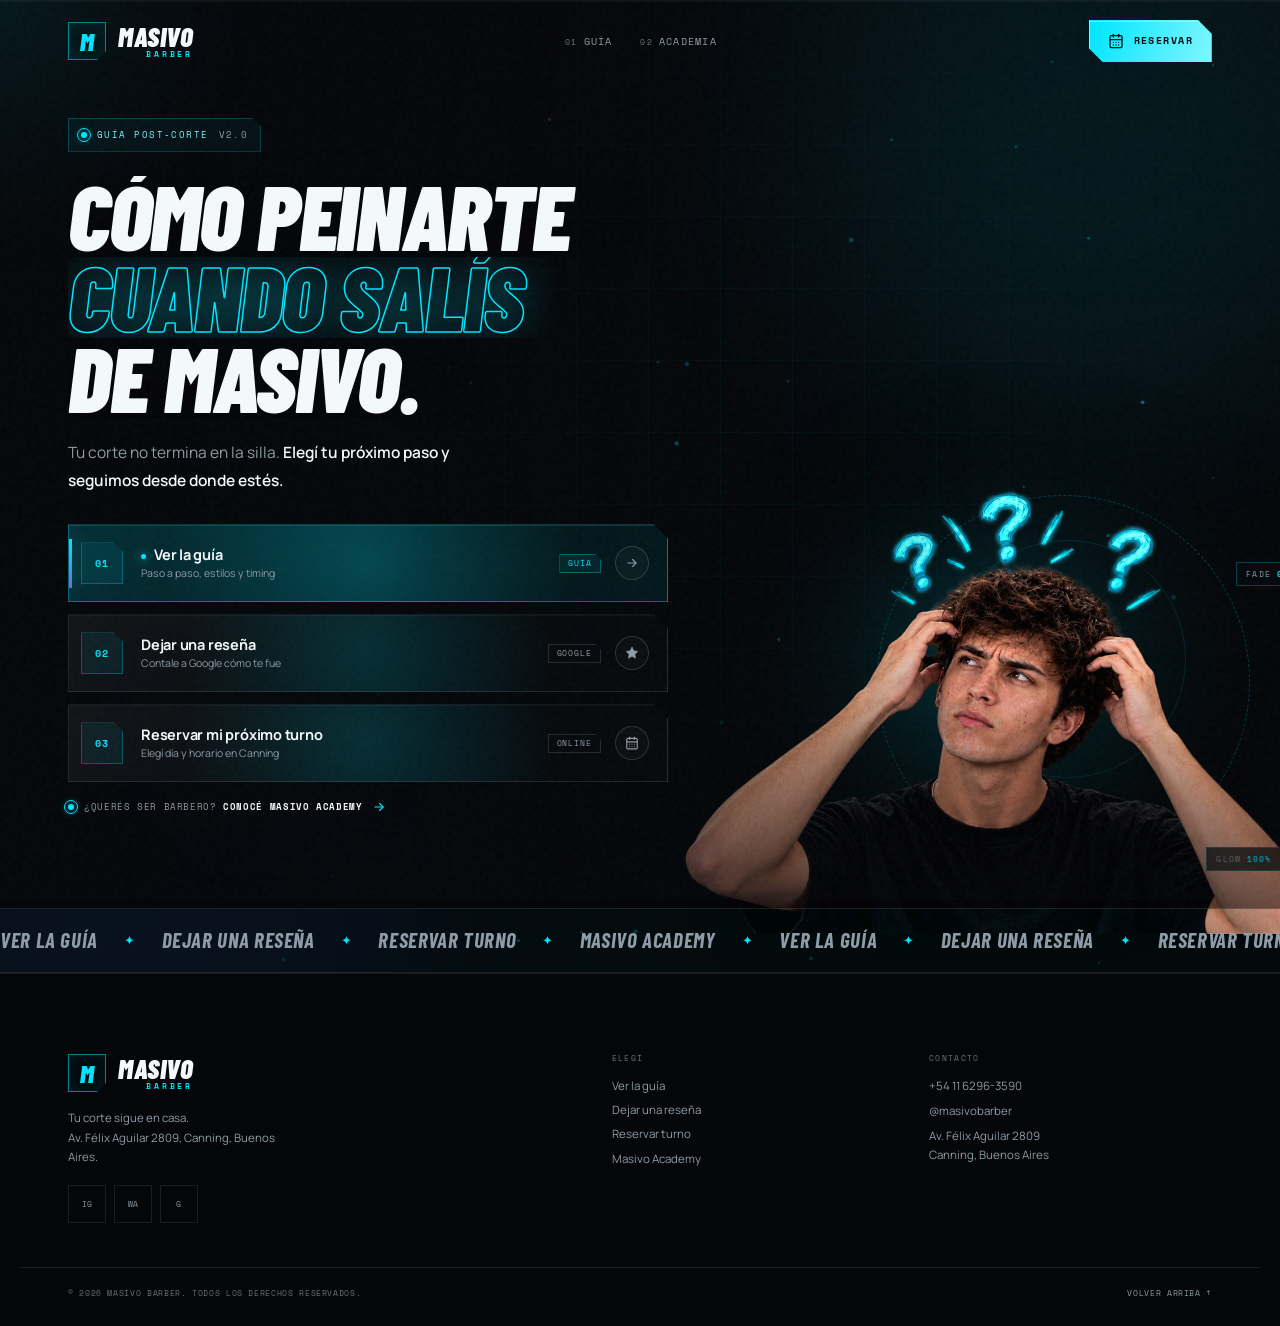
<file: guias/index.html>
<!doctype html>
<html lang="es">
<head>
  <meta charset="utf-8">
  <meta name="viewport" content="width=device-width, initial-scale=1, viewport-fit=cover">
  <title>Masivo Barber — Cómo peinarte cuando salís de Masivo</title>
  <meta name="description" content="Elegí tu próximo paso: ver la guía post-corte, dejar una reseña en Google o reservar tu próximo turno en Masivo Barber, Canning.">
  <meta name="theme-color" content="#05070a">
  <link rel="canonical" href="https://masivobarber.vercel.app/guias/">

  <meta property="og:type" content="website">
  <meta property="og:locale" content="es_AR">
  <meta property="og:site_name" content="Masivo Barber">
  <meta property="og:title" content="Cómo peinarte cuando salís de Masivo">
  <meta property="og:description" content="Tu corte sigue en casa. Elegí: guía post-corte, reseña o próximo turno.">
  <meta property="og:url" content="https://masivobarber.vercel.app/guias/">
  <meta property="og:image" content="https://masivobarber.vercel.app/guias/img/cover.jpg">
  <meta name="twitter:card" content="summary_large_image">
  <meta name="twitter:title" content="Cómo peinarte cuando salís de Masivo">
  <meta name="twitter:description" content="Tu corte sigue en casa. Elegí tu próximo paso en Masivo Barber, Canning.">
  <meta name="twitter:image" content="https://masivobarber.vercel.app/guias/img/cover.jpg">

  <link rel="preconnect" href="https://fonts.googleapis.com">
  <link rel="preconnect" href="https://fonts.gstatic.com" crossorigin>
  <link href="https://fonts.googleapis.com/css2?family=Barlow+Condensed:ital,wght@0,600;0,700;0,800;0,900;1,600;1,700;1,800;1,900&family=Manrope:wght@400;500;600;700;800&family=Space+Mono:wght@400;700&display=swap" rel="stylesheet">
  <link rel="preload" as="image" href="/img/hero-subject.webp" fetchpriority="high">
  <link rel="stylesheet" href="/css/styles.css">

  <script type="application/ld+json">
  {
    "@context": "https://schema.org",
    "@type": "HairSalon",
    "name": "Masivo Barber",
    "image": "https://masivobarber.vercel.app/guias/img/cover.jpg",
    "url": "https://masivobarber.vercel.app/guias/",
    "telephone": "+54 11 6296-3590",
    "priceRange": "$$",
    "address": {
      "@type": "PostalAddress",
      "streetAddress": "Av. Félix Aguilar 2809",
      "addressLocality": "Canning",
      "addressRegion": "Buenos Aires",
      "addressCountry": "AR"
    },
    "sameAs": ["https://www.instagram.com/masivobarber"]
  }
  </script>
</head>
<body class="page-home">
  <a class="skip-link" href="#opciones">Saltar a las opciones</a>
  <div class="noise" aria-hidden="true"></div>
  <div class="cursor-glow" id="cursor-glow" aria-hidden="true"></div>
  <div class="scroll-progress" aria-hidden="true"><span id="scroll-progress"></span></div>

  <svg class="svg-sprite" aria-hidden="true" style="position:absolute;width:0;height:0;overflow:hidden">
    <symbol id="i-arrow" viewBox="0 0 24 24" fill="none" stroke="currentColor" stroke-width="2" stroke-linecap="round" stroke-linejoin="round"><path d="M5 12h14"/><path d="m13 6 6 6-6 6"/></symbol>
    <symbol id="i-calendar" viewBox="0 0 24 24" fill="none" stroke="currentColor" stroke-width="2" stroke-linecap="round" stroke-linejoin="round"><path d="M8 2v4"/><path d="M16 2v4"/><rect width="18" height="18" x="3" y="4" rx="2"/><path d="M3 10h18"/><path d="M8 14h.01"/><path d="M12 14h.01"/><path d="M16 14h.01"/><path d="M8 18h.01"/><path d="M12 18h.01"/><path d="M16 18h.01"/></symbol>
    <symbol id="i-star" viewBox="0 0 24 24" fill="currentColor" stroke="currentColor" stroke-width="1" stroke-linecap="round" stroke-linejoin="round"><polygon points="12 2 15.09 8.26 22 9.27 17 14.14 18.18 21.02 12 17.77 5.82 21.02 7 14.14 2 9.27 8.91 8.26 12 2"/></symbol>
    <symbol id="i-download" viewBox="0 0 24 24" fill="none" stroke="currentColor" stroke-width="2" stroke-linecap="round" stroke-linejoin="round"><path d="M12 3v12"/><path d="m7 10 5 5 5-5"/><path d="M5 21h14"/></symbol>
    <symbol id="i-check" viewBox="0 0 24 24" fill="none" stroke="currentColor" stroke-width="2.5" stroke-linecap="round" stroke-linejoin="round"><path d="m5 12 4 4L19 6"/></symbol>
    <symbol id="i-chevron" viewBox="0 0 24 24" fill="none" stroke="currentColor" stroke-width="2" stroke-linecap="round" stroke-linejoin="round"><path d="m6 9 6 6 6-6"/></symbol>
    <symbol id="i-clock" viewBox="0 0 24 24" fill="none" stroke="currentColor" stroke-width="2" stroke-linecap="round" stroke-linejoin="round"><circle cx="12" cy="12" r="9"/><path d="M12 7v5l3 2"/></symbol>
    <symbol id="i-scissors" viewBox="0 0 24 24" fill="none" stroke="currentColor" stroke-width="2" stroke-linecap="round" stroke-linejoin="round"><circle cx="6" cy="6" r="3"/><circle cx="6" cy="18" r="3"/><path d="M8.1 8.1 20 20"/><path d="M20 4 8.1 15.9"/></symbol>
    <symbol id="i-drop" viewBox="0 0 24 24" fill="none" stroke="currentColor" stroke-width="2" stroke-linecap="round" stroke-linejoin="round"><path d="M12 2.7c3.4 3.9 6 7 6 10.3a6 6 0 0 1-12 0c0-3.3 2.6-6.4 6-10.3Z"/></symbol>
    <symbol id="i-wind" viewBox="0 0 24 24" fill="none" stroke="currentColor" stroke-width="2" stroke-linecap="round" stroke-linejoin="round"><path d="M3 8h10a3 3 0 1 0-3-3"/><path d="M3 12h14a3 3 0 1 1-3 3"/><path d="M3 16h6"/></symbol>
    <symbol id="i-spark" viewBox="0 0 24 24" fill="none" stroke="currentColor" stroke-width="2" stroke-linecap="round" stroke-linejoin="round"><path d="m12 3 1.9 5.8L20 12l-6.1 3.2L12 21l-1.9-5.8L4 12l6.1-3.2L12 3Z"/><path d="M5 3v3"/><path d="M3.5 4.5h3"/><path d="M19 18v3"/><path d="M17.5 19.5h3"/></symbol>
    <symbol id="i-shield" viewBox="0 0 24 24" fill="none" stroke="currentColor" stroke-width="2" stroke-linecap="round" stroke-linejoin="round"><path d="M12 3 4.5 6v6c0 4.4 3.2 7.6 7.5 9 4.3-1.4 7.5-4.6 7.5-9V6L12 3Z"/><path d="m9 12 2 2 4-4"/></symbol>
    <symbol id="i-pin" viewBox="0 0 24 24" fill="none" stroke="currentColor" stroke-width="2" stroke-linecap="round" stroke-linejoin="round"><path d="M20 10c0 5-8 12-8 12S4 15 4 10a8 8 0 1 1 16 0Z"/><circle cx="12" cy="10" r="3"/></symbol>
    <symbol id="i-chat" viewBox="0 0 24 24" fill="none" stroke="currentColor" stroke-width="2" stroke-linecap="round" stroke-linejoin="round"><path d="M21 12a9 9 0 0 1-13.3 7.9L3 21l1.2-4.5A9 9 0 1 1 21 12Z"/><path d="M8 9h8"/><path d="M8 13h5"/></symbol>
    <symbol id="i-instagram" viewBox="0 0 24 24" fill="none" stroke="currentColor" stroke-width="2" stroke-linecap="round" stroke-linejoin="round"><rect x="3" y="3" width="18" height="18" rx="4"/><circle cx="12" cy="12" r="4"/><circle cx="17.5" cy="6.5" r=".8" fill="currentColor"/></symbol>
    <symbol id="i-users" viewBox="0 0 24 24" fill="none" stroke="currentColor" stroke-width="2" stroke-linecap="round" stroke-linejoin="round"><path d="M16 21v-2a4 4 0 0 0-4-4H6a4 4 0 0 0-4 4v2"/><circle cx="9" cy="7" r="4"/><path d="M22 21v-2a4 4 0 0 0-3-3.9"/><path d="M16 3.1a4 4 0 0 1 0 7.8"/></symbol>
    <symbol id="i-x" viewBox="0 0 24 24" fill="none" stroke="currentColor" stroke-width="2.5" stroke-linecap="round" stroke-linejoin="round"><path d="M18 6 6 18"/><path d="m6 6 12 12"/></symbol>
  </svg>

  <header class="site-header" id="site-header">
    <div class="header-inner shell">
      <a class="brand" href="/" aria-label="Masivo Barber, inicio">
        <span class="brand-mark">M</span>
        <span class="brand-word">MASIVO<span class="brand-sub">BARBER</span></span>
      </a>
      <nav class="main-nav" aria-label="Navegación principal">
        <a class="nav-link" href="/guia/"><span>01</span>Guía</a>
        <a class="nav-link" href="/academia/"><span>02</span>Academia</a>
      </nav>
      <div class="header-actions">
        <a class="header-cta btn btn-primary btn-sm" href="https://app.growthbarber.com/reserva/masivo?ref=historia" target="_blank" rel="noopener noreferrer">
          <svg><use href="#i-calendar"/></svg>
          Reservar
        </a>
        <button class="menu-toggle" type="button" aria-expanded="false" aria-controls="mobile-menu" aria-label="Abrir menú">
          <span></span><span></span>
        </button>
      </div>
    </div>
  </header>

  <div class="mobile-menu" id="mobile-menu" aria-hidden="true">
    <nav class="mobile-menu-links" aria-label="Menú móvil">
      <a href="/guia/"><span>01</span>Guía post-corte</a>
      <a href="/academia/"><span>02</span>Academia</a>
      <a href="https://g.page/r/CUXgko6IPGfOEBE/review" target="_blank" rel="noopener noreferrer"><span>03</span>Dejar reseña</a>
      <a href="https://app.growthbarber.com/reserva/masivo?ref=historia" target="_blank" rel="noopener noreferrer"><span>04</span>Reservar turno</a>
    </nav>
    <div class="mobile-menu-foot">
      <a href="https://wa.me/541162963590" target="_blank" rel="noopener noreferrer">WhatsApp</a>
      <a href="https://www.instagram.com/masivobarber" target="_blank" rel="noopener noreferrer">@masivobarber</a>
      <span>Canning, Buenos Aires</span>
    </div>
  </div>

  <main id="top">
    <section class="hero landing-hero" aria-labelledby="hero-title">
      <canvas id="neon-canvas" aria-hidden="true"></canvas>
      <div class="grid-overlay" aria-hidden="true"></div>
      <div class="hero-glow hero-glow-a" aria-hidden="true"></div>
      <div class="hero-glow hero-glow-b" aria-hidden="true"></div>

      <div class="hero-subject" aria-hidden="true">
        <div class="subject-glow"></div>
        <div class="subject-ring subject-ring-a"></div>
        <div class="subject-ring subject-ring-b"></div>
        <div class="subject-parallax">
          <div class="subject-float">
            <img class="subject-img" src="/img/hero-subject.webp" alt="" width="1400" height="788" fetchpriority="high" decoding="async">
          </div>
        </div>
        <span class="subject-scan"></span>
        <span class="subject-chip subject-chip-a">Fade <b>0.5</b></span>
        <span class="subject-chip subject-chip-b">Glow <b>100%</b></span>
      </div>

      <div class="hero-inner shell">
        <div class="hero-copy">
          <div class="hero-badge">
            <span class="pulse-dot"></span>
            Guía post-corte <b>v2.0</b>
          </div>
          <h1 class="hero-title" id="hero-title">
            <span class="line"><span>CÓMO PEINARTE</span></span>
            <span class="line"><span class="outline">CUANDO SALÍS</span></span>
            <span class="line"><span>DE MASIVO.</span></span>
          </h1>
          <p class="hero-text">
            Tu corte no termina en la silla.
            <strong>Elegí tu próximo paso y seguimos desde donde estés.</strong>
          </p>

          <div class="landing-actions" id="opciones" aria-label="Elegí tu próximo paso">
            <a class="action-card action-primary" href="/guia/" data-spotlight data-click-spark>
              <span class="action-num">01</span>
              <span class="action-copy">
                <strong>Ver la guía</strong>
                <small>Paso a paso, estilos y timing</small>
              </span>
              <span class="action-tag">Guía</span>
              <span class="action-go" aria-hidden="true"><svg><use href="#i-arrow"/></svg></span>
            </a>

            <a class="action-card" href="https://g.page/r/CUXgko6IPGfOEBE/review" target="_blank" rel="noopener noreferrer" data-spotlight data-click-spark>
              <span class="action-num">02</span>
              <span class="action-copy">
                <strong>Dejar una reseña</strong>
                <small>Contale a Google cómo te fue</small>
              </span>
              <span class="action-tag">Google</span>
              <span class="action-go" aria-hidden="true"><svg><use href="#i-star"/></svg></span>
            </a>

            <a class="action-card" href="https://app.growthbarber.com/reserva/masivo?ref=historia" target="_blank" rel="noopener noreferrer" data-spotlight data-click-spark>
              <span class="action-num">03</span>
              <span class="action-copy">
                <strong>Reservar mi próximo turno</strong>
                <small>Elegí día y horario en Canning</small>
              </span>
              <span class="action-tag">Online</span>
              <span class="action-go" aria-hidden="true"><svg><use href="#i-calendar"/></svg></span>
            </a>
          </div>

          <a class="landing-academy" href="/academia/">
            <span class="pulse-dot" aria-hidden="true"></span>
            <span>¿Querés ser barbero? <b>Conocé Masivo Academy</b></span>
            <svg><use href="#i-arrow"/></svg>
          </a>
        </div>

      </div>

      <div class="marquee" aria-hidden="true">
        <div class="marquee-track">
          <span class="marquee-item">Ver la guía</span>
          <span class="marquee-item">Dejar una reseña</span>
          <span class="marquee-item">Reservar turno</span>
          <span class="marquee-item">Masivo Academy</span>
          <span class="marquee-item">Ver la guía</span>
          <span class="marquee-item">Dejar una reseña</span>
          <span class="marquee-item">Reservar turno</span>
          <span class="marquee-item">Masivo Academy</span>
        </div>
      </div>
    </section>
  </main>

  <footer class="site-footer footer-home">
    <div class="shell footer-grid footer-grid--home">
      <div class="footer-brand">
        <a class="brand" href="/" aria-label="Masivo Barber, inicio">
          <span class="brand-mark">M</span>
          <span class="brand-word">MASIVO<span class="brand-sub">BARBER</span></span>
        </a>
        <p>Tu corte sigue en casa.<br>Av. Félix Aguilar 2809, Canning, Buenos Aires.</p>
        <div class="footer-social">
          <a href="https://www.instagram.com/masivobarber" target="_blank" rel="noopener noreferrer" aria-label="Instagram de Masivo Barber">IG</a>
          <a href="https://wa.me/541162963590" target="_blank" rel="noopener noreferrer" aria-label="WhatsApp de Masivo Barber">WA</a>
          <a href="https://g.page/r/CUXgko6IPGfOEBE/review" target="_blank" rel="noopener noreferrer" aria-label="Reseñas en Google">G</a>
        </div>
      </div>
      <div class="footer-col">
        <h4 class="footer-title">Elegí</h4>
        <div class="footer-links">
          <a href="/guia/">Ver la guía</a>
          <a href="https://g.page/r/CUXgko6IPGfOEBE/review" target="_blank" rel="noopener noreferrer">Dejar una reseña</a>
          <a href="https://app.growthbarber.com/reserva/masivo?ref=historia" target="_blank" rel="noopener noreferrer">Reservar turno</a>
          <a href="/academia/">Masivo Academy</a>
        </div>
      </div>
      <div class="footer-col">
        <h4 class="footer-title">Contacto</h4>
        <div class="footer-contact">
          <a href="https://wa.me/541162963590" target="_blank" rel="noopener noreferrer">+54 11 6296-3590</a>
          <a href="https://www.instagram.com/masivobarber" target="_blank" rel="noopener noreferrer">@masivobarber</a>
          <span>Av. Félix Aguilar 2809<br>Canning, Buenos Aires</span>
        </div>
      </div>
    </div>
    <div class="shell footer-bottom">
      <span>© <span id="year">2026</span> Masivo Barber. Todos los derechos reservados.</span>
      <a href="#top">Volver arriba ↑</a>
    </div>
  </footer>

  <div class="mobile-cta">
    <a class="btn btn-primary" href="/guia/">Ver la guía</a>
    <a class="btn btn-ghost" href="https://app.growthbarber.com/reserva/masivo?ref=historia" target="_blank" rel="noopener noreferrer">Reservar</a>
  </div>

  <div class="toast" id="toast" role="status" aria-live="polite"></div>

  <script src="/js/app.js" defer></script>
</body>
</html>
</file>
<file: css/styles.css>
/* ============================================================
   MASIVO BARBER — PROTOCOLO NEON
   Guía post-corte + Academia
   ============================================================ */

:root {
  --ink: #05070a;
  --ink-2: #080c11;
  --ink-3: #0b1117;
  --surface: rgba(255, 255, 255, 0.035);
  --surface-2: rgba(255, 255, 255, 0.06);
  --white: #f4f9fb;
  --muted: #8d9ca7;
  --muted-2: #66747e;
  --cyan: #00e5ff;
  --cyan-soft: #7ef6ff;
  --cyan-dim: rgba(0, 229, 255, 0.14);
  --violet: #8b6cff;
  --violet-soft: #c0b0ff;
  --red: #ff4d6d;
  --line: rgba(255, 255, 255, 0.09);
  --line-strong: rgba(0, 229, 255, 0.32);
  --font-display: "Barlow Condensed", "Arial Narrow", sans-serif;
  --font-body: "Manrope", -apple-system, BlinkMacSystemFont, "Segoe UI", sans-serif;
  --font-mono: "Space Mono", "SFMono-Regular", Consolas, monospace;
  --shell: 1240px;
  --pad: clamp(20px, 4vw, 48px);
  --radius: 2px;
  --ease: cubic-bezier(0.16, 1, 0.3, 1);
}

*,
*::before,
*::after {
  box-sizing: border-box;
  margin: 0;
  padding: 0;
}

html {
  scroll-behavior: smooth;
  scroll-padding-top: 92px;
  -webkit-text-size-adjust: 100%;
}

body {
  background: var(--ink);
  color: var(--white);
  font-family: var(--font-body);
  font-size: 15px;
  line-height: 1.75;
  overflow-x: hidden;
  -webkit-font-smoothing: antialiased;
  -moz-osx-font-smoothing: grayscale;
}

body.menu-open {
  overflow: hidden;
}

::selection {
  background: var(--cyan);
  color: #001015;
}

a {
  color: inherit;
  text-decoration: none;
}

button,
input,
select {
  font: inherit;
  color: inherit;
}

button {
  cursor: pointer;
  border: 0;
  background: none;
}

img,
svg {
  display: block;
  max-width: 100%;
}

h1, h2, h3, h4 {
  font-weight: 800;
  line-height: 1.1;
}

:focus-visible {
  outline: 2px solid var(--cyan);
  outline-offset: 3px;
}

.shell {
  width: 100%;
  max-width: var(--shell);
  margin-inline: auto;
  padding-inline: var(--pad);
}

.mono {
  font-family: var(--font-mono);
}

.text-cyan {
  color: var(--cyan);
}

.skip-link {
  position: fixed;
  top: -100px;
  left: 16px;
  z-index: 200;
  padding: 12px 18px;
  background: var(--cyan);
  color: #001015;
  font-family: var(--font-mono);
  font-size: 11px;
  text-transform: uppercase;
  letter-spacing: 0.12em;
  transition: top 0.2s;
}

.skip-link:focus {
  top: 12px;
}

/* ---------- global FX ---------- */

.noise {
  position: fixed;
  inset: 0;
  z-index: 3;
  pointer-events: none;
  opacity: 0.035;
  background-image: url("data:image/svg+xml,%3Csvg viewBox='0 0 220 220' xmlns='http://www.w3.org/2000/svg'%3E%3Cfilter id='n'%3E%3CfeTurbulence type='fractalNoise' baseFrequency='0.85' numOctaves='3' stitchTiles='stitch'/%3E%3C/filter%3E%3Crect width='100%25' height='100%25' filter='url(%23n)'/%3E%3C/svg%3E");
}

.cursor-glow {
  position: fixed;
  top: 0;
  left: 0;
  z-index: 1;
  width: 520px;
  height: 520px;
  margin: -260px 0 0 -260px;
  border-radius: 50%;
  pointer-events: none;
  background: radial-gradient(circle, rgba(0, 229, 255, 0.075) 0%, rgba(0, 229, 255, 0.025) 38%, transparent 68%);
  mix-blend-mode: screen;
  opacity: 0;
  transition: opacity 0.6s;
  will-change: transform;
}

.has-pointer .cursor-glow {
  opacity: 1;
}

.scroll-progress {
  position: fixed;
  inset: 0 0 auto;
  z-index: 80;
  height: 2px;
  background: rgba(255, 255, 255, 0.04);
}

.scroll-progress span {
  display: block;
  height: 100%;
  transform: scaleX(0);
  transform-origin: 0 50%;
  background: linear-gradient(90deg, var(--cyan), #ffffff);
  box-shadow: 0 0 12px rgba(0, 229, 255, 0.7);
}

/* ---------- buttons ---------- */

.btn {
  position: relative;
  display: inline-flex;
  align-items: center;
  justify-content: center;
  gap: 10px;
  height: 52px;
  padding: 0 26px;
  overflow: hidden;
  border: 1px solid transparent;
  color: var(--white);
  font-family: var(--font-mono);
  font-size: 10.5px;
  font-weight: 700;
  letter-spacing: 0.15em;
  line-height: 1;
  text-transform: uppercase;
  white-space: nowrap;
  clip-path: polygon(0 0, calc(100% - 14px) 0, 100% 14px, 100% 100%, 14px 100%, 0 calc(100% - 14px));
  transition: transform 0.35s var(--ease), background 0.3s, color 0.3s, border-color 0.3s, box-shadow 0.35s;
}

.btn svg {
  width: 16px;
  height: 16px;
  flex: 0 0 auto;
}

.btn-primary {
  background: var(--cyan);
  color: #001015;
  box-shadow: 0 0 0 rgba(0, 229, 255, 0);
}

.btn-primary::after {
  content: "";
  position: absolute;
  inset: 0;
  background: linear-gradient(110deg, transparent 20%, rgba(255, 255, 255, 0.6) 48%, transparent 76%);
  transform: translateX(-130%);
  transition: transform 0.65s var(--ease);
}

.btn-primary:hover {
  transform: translateY(-2px);
  background: var(--cyan-soft);
  box-shadow: 0 12px 40px rgba(0, 229, 255, 0.28);
}

.btn-primary:hover::after {
  transform: translateX(130%);
}

.btn-ghost {
  border-color: rgba(255, 255, 255, 0.18);
  background: rgba(255, 255, 255, 0.025);
  color: var(--white);
  backdrop-filter: blur(8px);
}

.btn-ghost:hover {
  transform: translateY(-2px);
  border-color: var(--cyan);
  color: var(--cyan);
  box-shadow: 0 0 30px rgba(0, 229, 255, 0.12);
}

.btn-sm {
  height: 42px;
  padding: 0 18px;
  font-size: 9.5px;
}

.btn-block {
  width: 100%;
}

/* ---------- reveal ---------- */

[data-reveal] {
  opacity: 0;
  transform: translateY(28px);
  transition:
    opacity 0.9s var(--ease),
    transform 0.9s var(--ease);
  transition-delay: var(--reveal-delay, 0ms);
}

[data-reveal].is-visible {
  opacity: 1;
  transform: none;
}

/* ---------- header ---------- */

.site-header {
  position: fixed;
  inset: 0 0 auto;
  z-index: 60;
  border-bottom: 1px solid transparent;
  transition: background 0.4s, border-color 0.4s, backdrop-filter 0.4s;
}

.site-header.scrolled {
  border-color: var(--line);
  background: rgba(5, 7, 10, 0.78);
  backdrop-filter: blur(18px) saturate(140%);
}

.header-inner {
  display: flex;
  align-items: center;
  justify-content: space-between;
  gap: 28px;
  height: 82px;
}

.brand {
  display: inline-flex;
  align-items: center;
  gap: 12px;
  flex: 0 0 auto;
}

.brand-mark {
  display: grid;
  place-items: center;
  width: 38px;
  height: 38px;
  border: 1px solid rgba(0, 229, 255, 0.55);
  color: var(--cyan);
  font-family: var(--font-display);
  font-size: 25px;
  font-style: italic;
  font-weight: 900;
  line-height: 1;
  clip-path: polygon(0 0, 100% 0, 100% calc(100% - 9px), calc(100% - 9px) 100%, 0 100%);
  box-shadow: inset 0 0 20px rgba(0, 229, 255, 0.1), 0 0 22px rgba(0, 229, 255, 0.12);
}

.brand-word {
  display: flex;
  flex-direction: column;
  font-family: var(--font-display);
  font-size: 27px;
  font-style: italic;
  font-weight: 900;
  line-height: 0.82;
  letter-spacing: 0.02em;
}

.brand-sub {
  align-self: flex-end;
  margin-top: 4px;
  color: var(--cyan);
  font-family: var(--font-mono);
  font-size: 8px;
  font-style: normal;
  font-weight: 700;
  letter-spacing: 0.36em;
}

.main-nav {
  display: flex;
  align-items: center;
  gap: 2px;
}

.nav-link {
  position: relative;
  padding: 10px 13px;
  color: var(--muted);
  font-family: var(--font-mono);
  font-size: 9.5px;
  letter-spacing: 0.13em;
  text-transform: uppercase;
  transition: color 0.25s;
}

.nav-link span {
  margin-right: 6px;
  color: var(--muted-2);
  font-size: 8px;
}

.nav-link::after {
  content: "";
  position: absolute;
  right: 13px;
  bottom: 4px;
  left: 13px;
  height: 1px;
  transform: scaleX(0);
  transform-origin: 0 50%;
  background: var(--cyan);
  transition: transform 0.3s var(--ease);
}

.nav-link:hover,
.nav-link.active {
  color: var(--white);
}

.nav-link:hover::after,
.nav-link.active::after {
  transform: scaleX(1);
}

.nav-link.active span {
  color: var(--cyan);
}

.header-actions {
  display: flex;
  align-items: center;
  gap: 10px;
}

.menu-toggle {
  display: none;
  position: relative;
  width: 44px;
  height: 44px;
  border: 1px solid var(--line);
  color: var(--white);
}

.menu-toggle span {
  position: absolute;
  left: 12px;
  width: 18px;
  height: 1px;
  background: currentColor;
  transition: transform 0.3s var(--ease), top 0.3s var(--ease);
}

.menu-toggle span:first-child {
  top: 17px;
}

.menu-toggle span:last-child {
  top: 25px;
}

.menu-open .menu-toggle span:first-child {
  top: 21px;
  transform: rotate(45deg);
}

.menu-open .menu-toggle span:last-child {
  top: 21px;
  transform: rotate(-45deg);
}

/* ---------- mobile menu ---------- */

.mobile-menu {
  position: fixed;
  inset: 0;
  z-index: 55;
  display: flex;
  flex-direction: column;
  justify-content: space-between;
  padding: 110px var(--pad) 36px;
  visibility: hidden;
  opacity: 0;
  background:
    radial-gradient(ellipse at 80% 10%, rgba(0, 229, 255, 0.12), transparent 45%),
    rgba(5, 7, 10, 0.97);
  backdrop-filter: blur(20px);
  transition: opacity 0.35s, visibility 0.35s;
}

.menu-open .mobile-menu {
  visibility: visible;
  opacity: 1;
}

.mobile-menu-links {
  display: flex;
  flex-direction: column;
}

.mobile-menu-links a {
  display: flex;
  align-items: baseline;
  gap: 16px;
  padding: 16px 0;
  border-bottom: 1px solid var(--line);
  font-family: var(--font-display);
  font-size: clamp(2.1rem, 9vw, 3.4rem);
  font-style: italic;
  font-weight: 800;
  line-height: 1;
  text-transform: uppercase;
}

.mobile-menu-links a span {
  color: var(--cyan);
  font-family: var(--font-mono);
  font-size: 10px;
  font-style: normal;
  letter-spacing: 0.15em;
}

.mobile-menu-foot {
  display: flex;
  flex-wrap: wrap;
  gap: 12px 24px;
  color: var(--muted);
  font-family: var(--font-mono);
  font-size: 9px;
  letter-spacing: 0.12em;
  text-transform: uppercase;
}

.mobile-menu-foot a {
  color: var(--cyan);
}

/* ---------- hero ---------- */

.hero {
  position: relative;
  display: flex;
  flex-direction: column;
  justify-content: center;
  min-height: 100svh;
  padding-top: 118px;
  overflow: hidden;
  isolation: isolate;
}

#neon-canvas {
  position: absolute;
  inset: 0;
  z-index: 0;
  width: 100%;
  height: 100%;
  opacity: 0.7;
}

.grid-overlay {
  position: absolute;
  inset: 0;
  z-index: 0;
  background-image:
    linear-gradient(rgba(0, 229, 255, 0.055) 1px, transparent 1px),
    linear-gradient(90deg, rgba(0, 229, 255, 0.055) 1px, transparent 1px);
  background-size: 72px 72px;
  mask-image: radial-gradient(ellipse at 50% 40%, #000 10%, transparent 74%);
  -webkit-mask-image: radial-gradient(ellipse at 50% 40%, #000 10%, transparent 74%);
  pointer-events: none;
}

.hero-glow {
  position: absolute;
  z-index: 0;
  width: 46vw;
  height: 46vw;
  border-radius: 50%;
  filter: blur(110px);
  pointer-events: none;
  opacity: 0.5;
}

.hero-glow-a {
  top: -18%;
  right: -8%;
  background: rgba(0, 229, 255, 0.16);
  animation: glow-drift 14s ease-in-out infinite alternate;
}

.hero-glow-b {
  bottom: -22%;
  left: -14%;
  background: rgba(80, 90, 255, 0.12);
  animation: glow-drift 18s ease-in-out infinite alternate-reverse;
}

.hero-inner {
  position: relative;
  z-index: 2;
  display: grid;
  grid-template-columns: minmax(0, 1.06fr) minmax(0, 0.94fr);
  gap: clamp(36px, 5vw, 76px);
  align-items: center;
  padding-bottom: clamp(54px, 7vw, 90px);
}

.hero-copy {
  min-width: 0;
}

.hero-badge {
  display: inline-flex;
  align-items: center;
  gap: 10px;
  margin-bottom: 24px;
  padding: 8px 12px;
  border: 1px solid rgba(0, 229, 255, 0.24);
  background: rgba(0, 229, 255, 0.045);
  color: var(--cyan-soft);
  font-family: var(--font-mono);
  font-size: 9px;
  letter-spacing: 0.16em;
  text-transform: uppercase;
  clip-path: polygon(0 0, calc(100% - 9px) 0, 100% 9px, 100% 100%, 0 100%);
}

.hero-badge b {
  color: var(--muted);
  font-weight: 400;
}

.pulse-dot {
  position: relative;
  display: inline-block;
  width: 6px;
  height: 6px;
  flex: 0 0 auto;
  border-radius: 50%;
  background: var(--cyan);
  box-shadow: 0 0 10px var(--cyan);
}

.pulse-dot::after {
  content: "";
  position: absolute;
  inset: -4px;
  border: 1px solid var(--cyan);
  border-radius: 50%;
  animation: pulse-ring 2s ease-out infinite;
}

.hero-title {
  font-family: var(--font-display);
  font-size: clamp(3.2rem, 8.6vw, 7.9rem);
  font-style: italic;
  font-weight: 900;
  line-height: 0.84;
  letter-spacing: -0.015em;
  text-transform: uppercase;
}

.hero-title .line {
  display: block;
  overflow: hidden;
  padding-bottom: 0.045em;
}

.hero-title .line > span {
  display: block;
  animation: hero-up 1.1s var(--ease) both;
}

.hero-title .line:nth-child(2) > span {
  animation-delay: 0.09s;
}

.hero-title .line:nth-child(3) > span {
  animation-delay: 0.18s;
}

.hero-title .outline {
  color: transparent;
  -webkit-text-stroke: 1.5px var(--cyan);
  text-shadow: 0 0 45px rgba(0, 229, 255, 0.28);
}

.hero-text {
  max-width: 46ch;
  margin-top: 24px;
  color: var(--muted);
  font-size: 15.5px;
  line-height: 1.8;
}

.hero-text strong {
  color: var(--white);
  font-weight: 600;
}

.hero-actions {
  display: flex;
  flex-wrap: wrap;
  gap: 12px;
  margin-top: 30px;
}

.hero-stats {
  display: grid;
  grid-template-columns: repeat(3, minmax(0, 1fr));
  max-width: 430px;
  margin-top: 40px;
  border-top: 1px solid var(--line);
}

.stat {
  display: flex;
  flex-direction: column;
  gap: 2px;
  padding: 16px 16px 0 0;
}

.stat + .stat {
  padding-left: 18px;
  border-left: 1px solid var(--line);
}

.stat-value {
  color: var(--white);
  font-family: var(--font-display);
  font-size: 31px;
  font-style: italic;
  font-weight: 800;
  line-height: 1;
}

.stat-value small {
  color: var(--cyan);
  font-size: 16px;
}

.stat-label {
  color: var(--muted-2);
  font-family: var(--font-mono);
  font-size: 8px;
  letter-spacing: 0.16em;
  text-transform: uppercase;
}

/* hero visual */

.hero-visual {
  position: relative;
  min-width: 0;
  perspective: 1100px;
}

.holo-wrap {
  position: relative;
  transform-style: preserve-3d;
  transition: transform 0.25s ease-out;
  will-change: transform;
}

.holo-frame {
  position: relative;
  padding: 9px;
  border: 1px solid rgba(0, 229, 255, 0.3);
  background: #070d12;
  clip-path: polygon(0 0, calc(100% - 26px) 0, 100% 26px, 100% 100%, 26px 100%, 0 calc(100% - 26px));
  box-shadow:
    0 0 0 1px rgba(0, 229, 255, 0.05),
    0 30px 100px rgba(0, 0, 0, 0.65),
    0 0 80px rgba(0, 229, 255, 0.1);
}

.holo-frame::before {
  content: "";
  position: absolute;
  top: 9px;
  right: 9px;
  bottom: 9px;
  left: 9px;
  z-index: 2;
  pointer-events: none;
  background:
    linear-gradient(180deg, rgba(5, 7, 10, 0.18), transparent 26%, transparent 64%, rgba(5, 7, 10, 0.82)),
    linear-gradient(90deg, rgba(0, 229, 255, 0.16), transparent 22%, transparent 78%, rgba(0, 229, 255, 0.1));
}

.holo-img {
  width: 100%;
  aspect-ratio: 16 / 10.4;
  object-fit: cover;
  filter: saturate(1.08) contrast(1.05);
}

.corner {
  position: absolute;
  z-index: 4;
  width: 17px;
  height: 17px;
  border-color: var(--cyan);
  border-style: solid;
  pointer-events: none;
}

.corner.tl { top: -1px; left: -1px; border-width: 1px 0 0 1px; }
.corner.tr { top: -1px; right: -1px; border-width: 1px 1px 0 0; }
.corner.bl { bottom: -1px; left: -1px; border-width: 0 0 1px 1px; }
.corner.br { right: -1px; bottom: -1px; border-width: 0 1px 1px 0; }

.scanline {
  position: absolute;
  top: 10px;
  right: 10px;
  left: 10px;
  z-index: 3;
  height: 1px;
  background: linear-gradient(90deg, transparent, rgba(0, 229, 255, 0.95), transparent);
  box-shadow: 0 0 18px 3px rgba(0, 229, 255, 0.45);
  animation: scan 5.5s linear infinite;
  pointer-events: none;
}

.holo-meta {
  position: absolute;
  right: 22px;
  bottom: 18px;
  left: 22px;
  z-index: 4;
  display: flex;
  align-items: center;
  justify-content: space-between;
  gap: 14px;
  color: rgba(244, 249, 251, 0.72);
  font-family: var(--font-mono);
  font-size: 8px;
  letter-spacing: 0.15em;
  text-transform: uppercase;
}

.holo-meta span {
  display: inline-flex;
  align-items: center;
  gap: 7px;
}

.holo-meta i {
  width: 5px;
  height: 5px;
  border-radius: 50%;
  background: var(--cyan);
  box-shadow: 0 0 8px var(--cyan);
}

.floating-chip {
  position: absolute;
  z-index: 5;
  display: flex;
  align-items: center;
  gap: 7px;
  padding: 8px 11px;
  border: 1px solid rgba(0, 229, 255, 0.28);
  background: rgba(4, 10, 14, 0.82);
  color: var(--muted);
  font-family: var(--font-mono);
  font-size: 8px;
  letter-spacing: 0.15em;
  text-transform: uppercase;
  backdrop-filter: blur(10px);
  box-shadow: 0 10px 30px rgba(0, 0, 0, 0.4);
  animation: chip-float 6s ease-in-out infinite;
}

.floating-chip b {
  color: var(--cyan);
  font-weight: 700;
}

.chip-a {
  top: 13%;
  right: -18px;
}

.chip-b {
  bottom: 25%;
  left: -28px;
  animation-delay: -2.2s;
}

.chip-c {
  right: 8%;
  bottom: -15px;
  animation-delay: -4.1s;
}

.orbit {
  position: absolute;
  bottom: -42px;
  left: -38px;
  z-index: 6;
  width: 132px;
  height: 132px;
  border: 1px solid rgba(0, 229, 255, 0.18);
  border-radius: 50%;
  background: rgba(5, 7, 10, 0.72);
  backdrop-filter: blur(10px);
  box-shadow: 0 0 50px rgba(0, 229, 255, 0.12);
}

.orbit svg {
  position: absolute;
  inset: 0;
  width: 100%;
  height: 100%;
  animation: spin 22s linear infinite;
}

.orbit text {
  fill: var(--cyan);
  font-family: var(--font-mono);
  font-size: 7px;
  letter-spacing: 0.24em;
  text-transform: uppercase;
}

.orbit-core {
  position: absolute;
  top: 50%;
  left: 50%;
  display: grid;
  place-items: center;
  width: 46px;
  height: 46px;
  transform: translate(-50%, -50%);
  border: 1px solid rgba(0, 229, 255, 0.3);
  border-radius: 50%;
  color: var(--cyan);
  font-family: var(--font-display);
  font-size: 27px;
  font-style: italic;
  font-weight: 900;
  line-height: 1;
}

/* marquee */

.marquee {
  position: relative;
  z-index: 2;
  margin-top: auto;
  border-top: 1px solid var(--line);
  border-bottom: 1px solid var(--line);
  background: rgba(0, 229, 255, 0.025);
  overflow: hidden;
}

.marquee-track {
  display: flex;
  width: max-content;
  padding: 13px 0;
  animation: marquee 32s linear infinite;
}

.marquee:hover .marquee-track {
  animation-play-state: paused;
}

.marquee-item {
  display: inline-flex;
  align-items: center;
  color: var(--muted);
  font-family: var(--font-display);
  font-size: 21px;
  font-style: italic;
  font-weight: 700;
  letter-spacing: 0.03em;
  text-transform: uppercase;
  white-space: nowrap;
}

.marquee-item::after {
  content: "✦";
  margin: 0 26px;
  color: var(--cyan);
  font-family: var(--font-body);
  font-size: 13px;
  font-style: normal;
  font-weight: 400;
}

/* ---------- section skeleton ---------- */

.section {
  position: relative;
  z-index: 2;
  padding: clamp(84px, 10vw, 140px) 0;
}

.section-head {
  display: grid;
  grid-template-columns: 148px minmax(0, 1fr) minmax(240px, 340px);
  gap: clamp(20px, 3vw, 48px);
  align-items: end;
  margin-bottom: clamp(42px, 5vw, 66px);
}

.section-tag {
  display: flex;
  align-items: center;
  gap: 10px;
  color: var(--cyan);
  font-family: var(--font-mono);
  font-size: 9px;
  letter-spacing: 0.18em;
  line-height: 1.5;
  text-transform: uppercase;
}

.section-tag::before {
  content: "";
  width: 26px;
  height: 1px;
  flex: 0 0 auto;
  background: var(--cyan);
  box-shadow: 0 0 8px rgba(0, 229, 255, 0.8);
}

.section-tag span {
  color: var(--muted-2);
}

.section-title {
  font-family: var(--font-display);
  font-size: clamp(2.9rem, 6.4vw, 5.7rem);
  font-style: italic;
  font-weight: 900;
  line-height: 0.86;
  letter-spacing: -0.015em;
  text-transform: uppercase;
  text-wrap: balance;
}

.section-title em {
  color: transparent;
  font-style: italic;
  -webkit-text-stroke: 1.4px rgba(0, 229, 255, 0.85);
  text-shadow: 0 0 40px rgba(0, 229, 255, 0.12);
}

.section-intro {
  max-width: 42ch;
  color: var(--muted);
  font-size: 14px;
  line-height: 1.8;
}

.section-intro strong {
  color: var(--white);
  font-weight: 600;
}

/* ---------- guide steps ---------- */

.steps-grid {
  display: grid;
  grid-template-columns: repeat(6, minmax(0, 1fr));
  gap: 16px;
}

.step-card {
  position: relative;
  grid-column: span 2;
  min-height: 238px;
  padding: 26px 24px 28px;
  overflow: hidden;
  border: 1px solid var(--line);
  background:
    linear-gradient(155deg, rgba(255, 255, 255, 0.052), rgba(255, 255, 255, 0.012) 58%),
    var(--ink-2);
  clip-path: polygon(0 0, calc(100% - 16px) 0, 100% 16px, 100% 100%, 0 100%);
  transition: transform 0.4s var(--ease), border-color 0.4s, box-shadow 0.4s;
}

.step-card:nth-child(4),
.step-card:nth-child(5) {
  grid-column: span 3;
}

.step-card::before {
  content: "";
  position: absolute;
  top: 0;
  left: 0;
  width: 100%;
  height: 1px;
  transform: scaleX(0);
  transform-origin: 0 50%;
  background: linear-gradient(90deg, var(--cyan), transparent);
  transition: transform 0.5s var(--ease);
}

.step-card::after {
  content: "";
  position: absolute;
  right: -40px;
  bottom: -50px;
  width: 130px;
  height: 130px;
  border: 1px solid rgba(0, 229, 255, 0.08);
  border-radius: 50%;
  pointer-events: none;
}

.step-card:hover {
  transform: translateY(-6px);
  border-color: rgba(0, 229, 255, 0.4);
  box-shadow: 0 24px 60px rgba(0, 0, 0, 0.4), 0 0 40px rgba(0, 229, 255, 0.06);
}

.step-card:hover::before {
  transform: scaleX(1);
}

.step-top {
  display: flex;
  align-items: flex-start;
  justify-content: space-between;
  gap: 16px;
}

.step-icon {
  display: grid;
  place-items: center;
  width: 42px;
  height: 42px;
  border: 1px solid rgba(0, 229, 255, 0.28);
  background: rgba(0, 229, 255, 0.055);
  color: var(--cyan);
  clip-path: polygon(0 0, calc(100% - 8px) 0, 100% 8px, 100% 100%, 0 100%);
}

.step-icon svg {
  width: 20px;
  height: 20px;
}

.step-index {
  color: rgba(255, 255, 255, 0.13);
  font-family: var(--font-display);
  font-size: 54px;
  font-style: italic;
  font-weight: 900;
  line-height: 0.78;
}

.step-title {
  margin-top: 22px;
  color: var(--white);
  font-size: 16px;
  font-weight: 700;
  letter-spacing: -0.01em;
}

.step-text {
  margin-top: 9px;
  color: var(--muted);
  font-size: 12.8px;
  line-height: 1.75;
}

/* terminal / checklist */

.terminal {
  margin-top: 24px;
  border: 1px solid rgba(0, 229, 255, 0.2);
  background: #060b0f;
  clip-path: polygon(0 0, calc(100% - 18px) 0, 100% 18px, 100% 100%, 0 100%);
}

.terminal-bar {
  display: flex;
  align-items: center;
  gap: 16px;
  padding: 11px 18px;
  border-bottom: 1px solid var(--line);
  background: rgba(255, 255, 255, 0.025);
  font-family: var(--font-mono);
  font-size: 8.5px;
  letter-spacing: 0.14em;
  text-transform: uppercase;
}

.terminal-dots {
  display: flex;
  gap: 5px;
}

.terminal-dots span {
  width: 7px;
  height: 7px;
  border: 1px solid rgba(255, 255, 255, 0.2);
  border-radius: 50%;
}

.terminal-dots span:first-child {
  border-color: var(--red);
  background: rgba(255, 77, 109, 0.4);
}

.terminal-dots span:nth-child(2) {
  border-color: #ffce5c;
  background: rgba(255, 206, 92, 0.35);
}

.terminal-dots span:last-child {
  border-color: var(--cyan);
  background: rgba(0, 229, 255, 0.4);
}

.terminal-title {
  color: var(--muted);
}

.checklist-progress {
  margin-left: auto;
  color: var(--cyan);
}

.checklist {
  display: grid;
  grid-template-columns: repeat(4, minmax(0, 1fr));
}

.check-item {
  display: flex;
  align-items: flex-start;
  gap: 11px;
  padding: 18px;
  border-right: 1px solid var(--line);
  color: var(--muted);
  text-align: left;
  transition: background 0.25s, color 0.25s;
}

.check-item:last-child {
  border-right: 0;
}

.check-item:hover {
  background: rgba(0, 229, 255, 0.035);
  color: var(--white);
}

.check-box {
  display: grid;
  place-items: center;
  width: 19px;
  height: 19px;
  flex: 0 0 auto;
  margin-top: 1px;
  border: 1px solid rgba(255, 255, 255, 0.22);
  color: transparent;
  transition: background 0.25s, border-color 0.25s, color 0.25s;
}

.check-box svg {
  width: 11px;
  height: 11px;
}

.check-item.done .check-box {
  border-color: var(--cyan);
  background: var(--cyan);
  color: #001015;
}

.check-item.done .check-label {
  color: var(--muted-2);
  text-decoration: line-through;
  text-decoration-color: rgba(0, 229, 255, 0.45);
}

.check-label {
  font-size: 11.5px;
  line-height: 1.55;
}

/* ---------- styles lab ---------- */

.style-lab {
  display: grid;
  grid-template-columns: minmax(0, 0.82fr) minmax(0, 1.18fr);
  gap: 20px;
  align-items: start;
}

.style-list {
  border-top: 1px solid var(--line);
}

.style-tab {
  position: relative;
  display: grid;
  grid-template-columns: 32px minmax(0, 1fr) 18px;
  gap: 12px;
  align-items: center;
  width: 100%;
  padding: 16px 14px;
  border-bottom: 1px solid var(--line);
  color: var(--muted);
  text-align: left;
  transition: background 0.3s, color 0.3s, padding-left 0.3s;
}

.style-tab::before {
  content: "";
  position: absolute;
  top: 0;
  bottom: 0;
  left: 0;
  width: 2px;
  transform: scaleY(0);
  background: var(--cyan);
  box-shadow: 0 0 12px var(--cyan);
  transition: transform 0.3s var(--ease);
}

.style-tab:hover {
  padding-left: 19px;
  color: var(--white);
}

.style-tab.active {
  padding-left: 19px;
  color: var(--white);
  background: linear-gradient(90deg, rgba(0, 229, 255, 0.08), transparent 70%);
}

.style-tab.active::before {
  transform: scaleY(1);
}

.style-idx {
  color: var(--muted-2);
  font-family: var(--font-mono);
  font-size: 9px;
  letter-spacing: 0.1em;
  transition: color 0.3s;
}

.style-tab.active .style-idx {
  color: var(--cyan);
}

.style-name {
  overflow: hidden;
  font-size: 13px;
  font-weight: 600;
  line-height: 1.35;
  text-overflow: ellipsis;
}

.style-arrow {
  color: var(--muted-2);
  transition: transform 0.3s, color 0.3s;
}

.style-arrow svg {
  width: 15px;
  height: 15px;
}

.style-tab:hover .style-arrow,
.style-tab.active .style-arrow {
  transform: translateX(3px);
  color: var(--cyan);
}

.style-stage {
  position: sticky;
  top: 102px;
  display: flex;
  flex-direction: column;
  justify-content: space-between;
  min-height: 552px;
  padding: 28px;
  overflow: hidden;
  border: 1px solid rgba(0, 229, 255, 0.22);
  background:
    radial-gradient(ellipse at 82% 18%, rgba(0, 229, 255, 0.12), transparent 48%),
    linear-gradient(155deg, rgba(255, 255, 255, 0.05), rgba(255, 255, 255, 0.008) 60%),
    #070d11;
  clip-path: polygon(0 0, calc(100% - 24px) 0, 100% 24px, 100% 100%, 0 100%);
}

.style-stage::before {
  content: "";
  position: absolute;
  top: 18%;
  right: -12%;
  width: 320px;
  height: 320px;
  border: 1px solid rgba(0, 229, 255, 0.09);
  border-radius: 50%;
  animation: spin 30s linear infinite;
  pointer-events: none;
}

.style-stage::after {
  content: "";
  position: absolute;
  top: 25%;
  right: -4%;
  width: 210px;
  height: 210px;
  border: 1px dashed rgba(0, 229, 255, 0.12);
  border-radius: 50%;
  animation: spin 24s linear infinite reverse;
  pointer-events: none;
}

.stage-glow {
  position: absolute;
  right: -80px;
  bottom: -100px;
  width: 340px;
  height: 340px;
  border-radius: 50%;
  background: radial-gradient(circle, rgba(0, 229, 255, 0.16), transparent 65%);
  filter: blur(30px);
  pointer-events: none;
  transition: opacity 0.4s;
}

.stage-head {
  position: relative;
  z-index: 2;
  display: flex;
  align-items: flex-start;
  justify-content: space-between;
  gap: 20px;
}

.stage-kicker {
  color: var(--cyan);
  font-family: var(--font-mono);
  font-size: 8.5px;
  letter-spacing: 0.17em;
  text-transform: uppercase;
}

.stage-index {
  color: transparent;
  font-family: var(--font-display);
  font-size: clamp(5.5rem, 9vw, 8.4rem);
  font-style: italic;
  font-weight: 900;
  line-height: 0.7;
  -webkit-text-stroke: 1px rgba(0, 229, 255, 0.32);
}

.stage-body {
  position: relative;
  z-index: 2;
  max-width: 42ch;
  margin: 34px 0;
  transition: opacity 0.22s, transform 0.22s;
}

.style-stage.is-switching .stage-body {
  opacity: 0;
  transform: translateY(8px);
}

.stage-title {
  font-family: var(--font-display);
  font-size: clamp(2.1rem, 3.4vw, 3.1rem);
  font-style: italic;
  font-weight: 800;
  line-height: 0.98;
  text-transform: uppercase;
}

.stage-desc {
  margin-top: 15px;
  color: var(--muted);
  font-size: 13.5px;
  line-height: 1.8;
}

.stage-tags {
  display: flex;
  flex-wrap: wrap;
  gap: 6px;
  margin-top: 20px;
}

.tag {
  padding: 6px 9px;
  border: 1px solid rgba(0, 229, 255, 0.22);
  background: rgba(0, 229, 255, 0.055);
  color: var(--cyan-soft);
  font-family: var(--font-mono);
  font-size: 8px;
  letter-spacing: 0.11em;
  text-transform: uppercase;
}

.stage-meta {
  display: flex;
  flex-wrap: wrap;
  gap: 8px;
  margin-top: 22px;
}

.meta-chip {
  display: flex;
  flex-direction: column;
  gap: 2px;
  min-width: 92px;
  padding: 8px 10px;
  border-left: 1px solid rgba(0, 229, 255, 0.28);
  background: rgba(255, 255, 255, 0.025);
}

.meta-chip b {
  color: var(--muted-2);
  font-family: var(--font-mono);
  font-size: 7px;
  font-weight: 400;
  letter-spacing: 0.13em;
}

.meta-chip span {
  color: var(--white);
  font-size: 11px;
  font-weight: 600;
}

.stage-foot {
  position: relative;
  z-index: 2;
  display: flex;
  align-items: center;
  justify-content: space-between;
  gap: 16px;
  padding-top: 18px;
  border-top: 1px solid var(--line);
}

.stage-watermark {
  color: rgba(255, 255, 255, 0.12);
  font-family: var(--font-display);
  font-size: 24px;
  font-style: italic;
  font-weight: 900;
}

/* products */

.products-strip {
  display: grid;
  grid-template-columns: repeat(5, minmax(0, 1fr));
  gap: 12px;
  margin-top: 20px;
}

.product-card {
  position: relative;
  padding: 18px 16px;
  border: 1px solid var(--line);
  background: rgba(255, 255, 255, 0.02);
  transition: border-color 0.3s, background 0.3s, transform 0.3s var(--ease);
}

.product-card:hover {
  transform: translateY(-4px);
  border-color: rgba(0, 229, 255, 0.35);
  background: rgba(0, 229, 255, 0.04);
}

.product-icon {
  width: 38px;
  height: 46px;
  margin-bottom: 14px;
  color: var(--cyan);
  opacity: 0.85;
}

.product-name {
  color: var(--white);
  font-family: var(--font-mono);
  font-size: 9px;
  letter-spacing: 0.08em;
  line-height: 1.4;
  text-transform: uppercase;
}

.product-desc {
  margin-top: 6px;
  color: var(--muted-2);
  font-size: 10.5px;
  line-height: 1.55;
}

/* ---------- errors ---------- */

.errors-grid {
  display: grid;
  grid-template-columns: repeat(4, minmax(0, 1fr));
  gap: 12px;
}

.error-card {
  position: relative;
  padding: 22px 20px 20px;
  border: 1px solid var(--line);
  background:
    linear-gradient(160deg, rgba(255, 77, 109, 0.035), transparent 50%),
    rgba(255, 255, 255, 0.018);
  transition: border-color 0.3s, transform 0.35s var(--ease), background 0.3s;
}

.error-card::before {
  content: "";
  position: absolute;
  top: 0;
  left: 0;
  width: 34px;
  height: 1px;
  background: var(--red);
  box-shadow: 0 0 10px rgba(255, 77, 109, 0.5);
}

.error-card:hover {
  transform: translateY(-4px);
  border-color: rgba(255, 77, 109, 0.42);
  background: rgba(255, 77, 109, 0.045);
}

.error-label {
  color: var(--red);
  font-family: var(--font-mono);
  font-size: 8px;
  letter-spacing: 0.17em;
}

.error-title {
  margin-top: 12px;
  color: var(--white);
  font-size: 14px;
  font-weight: 700;
  line-height: 1.4;
}

.error-fix {
  margin-top: 12px;
  padding-top: 11px;
  border-top: 1px solid rgba(255, 255, 255, 0.07);
  color: var(--muted);
  font-size: 11.5px;
  line-height: 1.65;
}

.error-fix b {
  color: var(--cyan);
  font-family: var(--font-mono);
  font-size: 8px;
  font-weight: 700;
  letter-spacing: 0.12em;
}

.error-band {
  display: grid;
  grid-template-columns: auto minmax(0, 1fr) auto;
  gap: 24px;
  align-items: center;
  margin-top: 20px;
  padding: 26px 28px;
  border: 1px solid rgba(255, 77, 109, 0.3);
  background:
    linear-gradient(90deg, rgba(255, 77, 109, 0.09), transparent 55%),
    rgba(255, 255, 255, 0.02);
  clip-path: polygon(0 0, calc(100% - 18px) 0, 100% 18px, 100% 100%, 0 100%);
}

.band-icon {
  display: grid;
  place-items: center;
  width: 52px;
  height: 52px;
  border: 1px solid rgba(255, 77, 109, 0.4);
  color: var(--red);
}

.band-icon svg {
  width: 24px;
  height: 24px;
}

.band-copy span {
  color: var(--red);
  font-family: var(--font-mono);
  font-size: 8px;
  letter-spacing: 0.18em;
}

.band-copy h3 {
  margin-top: 3px;
  font-size: 19px;
  font-weight: 700;
}

.band-copy p {
  margin-top: 4px;
  color: var(--muted);
  font-size: 12px;
}

/* ---------- return / timing ---------- */

.return-layout {
  display: grid;
  grid-template-columns: minmax(0, 1.12fr) minmax(0, 0.88fr);
  gap: 24px;
  align-items: start;
}

.mode-tabs {
  display: inline-flex;
  gap: 4px;
  margin-bottom: 18px;
  padding: 4px;
  border: 1px solid var(--line);
  background: rgba(255, 255, 255, 0.02);
}

.mode-tab {
  padding: 10px 15px;
  color: var(--muted);
  font-family: var(--font-mono);
  font-size: 9px;
  letter-spacing: 0.1em;
  text-transform: uppercase;
  transition: background 0.25s, color 0.25s;
}

.mode-tab.active {
  background: var(--cyan);
  color: #001015;
}

.interval-list {
  border-top: 1px solid var(--line);
}

.interval-row {
  display: grid;
  grid-template-columns: minmax(0, 1fr) auto 16px;
  gap: 14px;
  align-items: center;
  width: 100%;
  padding: 17px 14px;
  border-bottom: 1px solid var(--line);
  color: var(--muted);
  text-align: left;
  transition: background 0.25s, color 0.25s, padding-left 0.25s;
}

.interval-row:hover {
  padding-left: 19px;
  color: var(--white);
  background: rgba(255, 255, 255, 0.025);
}

.interval-row.selected {
  padding-left: 19px;
  color: var(--white);
  background: linear-gradient(90deg, rgba(0, 229, 255, 0.08), transparent 70%);
}

.interval-row.selected .interval-days {
  color: var(--cyan);
}

.interval-info {
  display: flex;
  flex-direction: column;
  gap: 2px;
  min-width: 0;
}

.interval-info span {
  font-size: 12.8px;
  font-weight: 600;
  line-height: 1.4;
}

.interval-info small {
  color: var(--muted-2);
  font-size: 10.5px;
  line-height: 1.5;
}

.interval-days {
  color: var(--muted-2);
  font-family: var(--font-display);
  font-size: 22px;
  font-style: italic;
  font-weight: 800;
  line-height: 1;
  white-space: nowrap;
  transition: color 0.25s;
}

.interval-arrow {
  color: var(--muted-2);
}

.interval-arrow svg {
  width: 15px;
  height: 15px;
}

.result-card {
  position: sticky;
  top: 102px;
  padding: 28px;
  border: 1px solid rgba(0, 229, 255, 0.25);
  background:
    radial-gradient(ellipse at 50% 20%, rgba(0, 229, 255, 0.11), transparent 52%),
    #070d11;
  clip-path: polygon(0 0, calc(100% - 22px) 0, 100% 22px, 100% 100%, 0 100%);
  text-align: center;
}

.result-label {
  color: var(--cyan);
  font-family: var(--font-mono);
  font-size: 8.5px;
  letter-spacing: 0.17em;
}

.ring {
  position: relative;
  width: 190px;
  height: 190px;
  margin: 18px auto 10px;
}

.ring svg {
  width: 100%;
  height: 100%;
  transform: rotate(-90deg);
}

.ring circle {
  fill: none;
  stroke-width: 3;
}

.ring .track {
  stroke: rgba(255, 255, 255, 0.08);
}

.ring .progress {
  stroke: var(--cyan);
  stroke-linecap: round;
  stroke-dasharray: 502.65;
  stroke-dashoffset: 251;
  filter: drop-shadow(0 0 6px rgba(0, 229, 255, 0.55));
  transition: stroke-dashoffset 0.7s var(--ease);
}

.ring-text {
  position: absolute;
  inset: 0;
  display: flex;
  flex-direction: column;
  align-items: center;
  justify-content: center;
  gap: 2px;
}

.result-days {
  color: var(--white);
  font-family: var(--font-display);
  font-size: 59px;
  font-style: italic;
  font-weight: 900;
  line-height: 0.9;
}

.result-unit {
  color: var(--muted-2);
  font-family: var(--font-mono);
  font-size: 8.5px;
  letter-spacing: 0.2em;
  text-transform: uppercase;
}

.result-desc {
  min-height: 38px;
  margin-bottom: 16px;
  color: var(--muted);
  font-size: 12px;
  line-height: 1.55;
}

.date-calc {
  margin-top: 18px;
  padding-top: 17px;
  border-top: 1px solid var(--line);
  text-align: left;
}

.date-label {
  display: block;
  margin-bottom: 7px;
  color: var(--muted-2);
  font-family: var(--font-mono);
  font-size: 8px;
  letter-spacing: 0.13em;
  text-transform: uppercase;
}

.date-input {
  width: 100%;
  height: 42px;
  padding: 0 12px;
  border: 1px solid var(--line);
  border-radius: 0;
  background: rgba(0, 0, 0, 0.28);
  color: var(--white);
  color-scheme: dark;
  font-family: var(--font-mono);
  font-size: 11px;
}

.date-input:focus {
  border-color: var(--cyan);
  outline: none;
}

.date-out {
  min-height: 34px;
  margin-top: 8px;
  color: var(--cyan-soft);
  font-family: var(--font-mono);
  font-size: 9.5px;
  line-height: 1.55;
}

/* late accordion */

.late-accordion {
  margin-top: 20px;
  border: 1px solid var(--line);
  background: rgba(255, 255, 255, 0.018);
}

.late-trigger {
  display: flex;
  align-items: center;
  justify-content: space-between;
  gap: 16px;
  width: 100%;
  padding: 18px 20px;
  color: var(--white);
  font-size: 13px;
  font-weight: 600;
  text-align: left;
}

.late-trigger svg {
  width: 16px;
  height: 16px;
  color: var(--cyan);
  transition: transform 0.3s;
}

.late-accordion.open .late-trigger svg {
  transform: rotate(180deg);
}

.late-content {
  display: grid;
  grid-template-rows: 0fr;
  transition: grid-template-rows 0.4s var(--ease);
}

.late-content > * {
  overflow: hidden;
}

.late-accordion.open .late-content {
  grid-template-rows: 1fr;
}

.late-grid {
  display: grid;
  grid-template-columns: repeat(2, minmax(0, 1fr));
  gap: 1px;
  border-top: 1px solid var(--line);
  background: var(--line);
}

.late-grid p {
  padding: 16px 20px;
  background: var(--ink-2);
  color: var(--muted);
  font-size: 11.5px;
  line-height: 1.65;
}

.late-grid strong {
  color: var(--white);
  font-weight: 600;
}

/* ---------- academy ---------- */

.academy {
  position: relative;
  z-index: 2;
  padding: clamp(88px, 11vw, 150px) 0;
  overflow: hidden;
  border-top: 1px solid rgba(139, 108, 255, 0.24);
  border-bottom: 1px solid rgba(0, 229, 255, 0.18);
  background:
    radial-gradient(ellipse at 12% 4%, rgba(139, 108, 255, 0.24), transparent 44%),
    radial-gradient(ellipse at 92% 22%, rgba(0, 229, 255, 0.14), transparent 46%),
    linear-gradient(180deg, #07070d, #05070a 72%);
  isolation: isolate;
}

.academy-grid {
  position: absolute;
  inset: 0;
  z-index: -1;
  background-image:
    linear-gradient(rgba(139, 108, 255, 0.06) 1px, transparent 1px),
    linear-gradient(90deg, rgba(0, 229, 255, 0.045) 1px, transparent 1px);
  background-size: 84px 84px;
  mask-image: radial-gradient(ellipse at 40% 20%, #000, transparent 72%);
  -webkit-mask-image: radial-gradient(ellipse at 40% 20%, #000, transparent 72%);
}

.academy-head {
  display: grid;
  grid-template-columns: minmax(0, 1.15fr) minmax(280px, 0.85fr);
  gap: clamp(28px, 5vw, 70px);
  align-items: end;
}

.academy-kicker {
  display: inline-flex;
  align-items: center;
  gap: 10px;
  margin-bottom: 20px;
  color: var(--violet-soft);
  font-family: var(--font-mono);
  font-size: 9px;
  letter-spacing: 0.18em;
  text-transform: uppercase;
}

.academy-kicker .pulse-dot {
  background: var(--violet);
  box-shadow: 0 0 10px var(--violet);
}

.academy-kicker .pulse-dot::after {
  border-color: var(--violet);
}

.academy-title {
  font-family: var(--font-display);
  font-size: clamp(4rem, 11vw, 10.5rem);
  font-style: italic;
  font-weight: 900;
  line-height: 0.78;
  letter-spacing: -0.02em;
  text-transform: uppercase;
}

.academy-title .outline {
  color: transparent;
  -webkit-text-stroke: 1.6px var(--violet-soft);
  text-shadow: 0 0 55px rgba(139, 108, 255, 0.28);
}

.academy-lede {
  max-width: 40ch;
  margin-bottom: 8px;
  color: var(--muted);
  font-size: 15px;
  line-height: 1.85;
}

.academy-lede strong {
  color: var(--white);
  font-weight: 600;
}

.academy-actions {
  display: flex;
  flex-wrap: wrap;
  gap: 10px;
  margin-top: 24px;
}

.academy .btn-primary {
  background: var(--violet);
  color: #fff;
  box-shadow: 0 0 34px rgba(139, 108, 255, 0.22);
}

.academy .btn-primary:hover {
  background: var(--violet-soft);
  color: #120a2c;
  box-shadow: 0 14px 46px rgba(139, 108, 255, 0.34);
}

.academy .btn-ghost:hover {
  border-color: var(--violet);
  color: var(--violet-soft);
  box-shadow: 0 0 30px rgba(139, 108, 255, 0.14);
}

.academy-stats {
  display: grid;
  grid-template-columns: repeat(4, minmax(0, 1fr));
  margin-top: clamp(38px, 5vw, 58px);
  border-top: 1px solid rgba(255, 255, 255, 0.1);
  border-bottom: 1px solid rgba(255, 255, 255, 0.1);
}

.academy-stat {
  display: flex;
  flex-direction: column;
  gap: 2px;
  padding: 20px 20px 20px 0;
}

.academy-stat + .academy-stat {
  padding-left: 22px;
  border-left: 1px solid rgba(255, 255, 255, 0.08);
}

.academy-stat-value {
  color: var(--white);
  font-family: var(--font-display);
  font-size: clamp(2.2rem, 4vw, 3.4rem);
  font-style: italic;
  font-weight: 900;
  line-height: 0.9;
}

.academy-stat-value small {
  color: var(--violet-soft);
  font-size: 0.55em;
}

.academy-stat-label {
  color: var(--muted-2);
  font-family: var(--font-mono);
  font-size: 8px;
  letter-spacing: 0.15em;
  text-transform: uppercase;
}

.academy-tabs {
  display: flex;
  gap: 2px;
  margin-top: clamp(38px, 5vw, 56px);
  border-bottom: 1px solid rgba(255, 255, 255, 0.1);
}

.academy-tab {
  position: relative;
  padding: 14px 20px;
  color: var(--muted);
  font-family: var(--font-mono);
  font-size: 9.5px;
  letter-spacing: 0.13em;
  text-transform: uppercase;
  transition: color 0.25s, background 0.25s;
}

.academy-tab::after {
  content: "";
  position: absolute;
  right: 12px;
  bottom: -1px;
  left: 12px;
  height: 2px;
  transform: scaleX(0);
  background: var(--violet);
  box-shadow: 0 0 12px rgba(139, 108, 255, 0.6);
  transition: transform 0.3s var(--ease);
}

.academy-tab:hover {
  color: var(--white);
  background: rgba(255, 255, 255, 0.02);
}

.academy-tab.active {
  color: var(--white);
}

.academy-tab.active::after {
  transform: scaleX(1);
}

.academy-panel {
  display: none;
  padding-top: 32px;
}

.academy-panel.active {
  display: block;
  animation: panel-in 0.45s var(--ease) both;
}

.panel-kicker {
  display: block;
  margin-bottom: 8px;
  color: var(--violet-soft);
  font-family: var(--font-mono);
  font-size: 8px;
  letter-spacing: 0.18em;
  text-transform: uppercase;
}

.program-layout {
  display: grid;
  grid-template-columns: minmax(0, 0.78fr) minmax(0, 1.22fr);
  gap: 18px;
  align-items: start;
}

.profile-card {
  padding: 28px;
  border: 1px solid rgba(139, 108, 255, 0.24);
  background:
    linear-gradient(155deg, rgba(139, 108, 255, 0.1), transparent 52%),
    rgba(255, 255, 255, 0.018);
  clip-path: polygon(0 0, calc(100% - 18px) 0, 100% 18px, 100% 100%, 0 100%);
}

.profile-card h3 {
  max-width: 26ch;
  font-family: var(--font-display);
  font-size: clamp(1.7rem, 2.7vw, 2.5rem);
  font-style: italic;
  font-weight: 800;
  line-height: 1;
  text-transform: uppercase;
}

.profile-card > p {
  margin-top: 14px;
  color: var(--muted);
  font-size: 12.5px;
  line-height: 1.8;
}

.method-card {
  margin-top: 26px;
  padding-top: 20px;
  border-top: 1px solid rgba(255, 255, 255, 0.1);
}

.method-bar {
  height: 6px;
  margin-top: 10px;
  background: rgba(255, 255, 255, 0.08);
  overflow: hidden;
}

.method-bar span {
  display: block;
  width: 80%;
  height: 100%;
  background: linear-gradient(90deg, var(--violet), var(--cyan));
  box-shadow: 0 0 16px rgba(139, 108, 255, 0.5);
}

.method-labels {
  display: flex;
  justify-content: space-between;
  gap: 10px;
  margin-top: 8px;
  color: var(--muted-2);
  font-family: var(--font-mono);
  font-size: 8px;
  letter-spacing: 0.08em;
  text-transform: uppercase;
}

.module-grid {
  display: grid;
  grid-template-columns: repeat(2, minmax(0, 1fr));
  gap: 8px;
}

.module {
  display: flex;
  align-items: center;
  gap: 12px;
  min-height: 56px;
  padding: 10px 13px;
  border: 1px solid rgba(255, 255, 255, 0.08);
  background: rgba(255, 255, 255, 0.018);
  transition: border-color 0.25s, background 0.25s, transform 0.25s;
}

.module:hover {
  transform: translateY(-2px);
  border-color: rgba(0, 229, 255, 0.32);
  background: rgba(0, 229, 255, 0.04);
}

.module-num {
  color: var(--violet-soft);
  font-family: var(--font-mono);
  font-size: 8px;
  letter-spacing: 0.08em;
}

.module-name {
  color: var(--muted);
  font-size: 11.5px;
  line-height: 1.4;
}

.module:hover .module-name {
  color: var(--white);
}

/* schedule */

.schedule-grid {
  display: grid;
  grid-template-columns: repeat(2, minmax(0, 1fr));
  gap: 16px;
}

.shift-card {
  position: relative;
  padding: 28px;
  border: 1px solid rgba(0, 229, 255, 0.22);
  background:
    radial-gradient(ellipse at 100% 0, rgba(0, 229, 255, 0.12), transparent 55%),
    rgba(255, 255, 255, 0.02);
  clip-path: polygon(0 0, calc(100% - 18px) 0, 100% 18px, 100% 100%, 0 100%);
}

.shift-badge {
  color: var(--cyan);
  font-family: var(--font-mono);
  font-size: 8px;
  letter-spacing: 0.17em;
}

.shift-time {
  display: flex;
  align-items: center;
  gap: 10px;
  margin-top: 13px;
  color: var(--white);
  font-family: var(--font-display);
  font-size: clamp(3rem, 5.4vw, 4.8rem);
  font-style: italic;
  font-weight: 900;
  line-height: 0.85;
}

.shift-time span {
  color: var(--cyan);
  font-size: 0.55em;
}

.shift-days {
  margin-top: 12px;
  color: var(--white);
  font-size: 14px;
  font-weight: 600;
}

.shift-note {
  margin-top: 4px;
  color: var(--muted-2);
  font-family: var(--font-mono);
  font-size: 8.5px;
  letter-spacing: 0.1em;
  text-transform: uppercase;
}

.start-note {
  display: flex;
  flex-wrap: wrap;
  align-items: baseline;
  gap: 8px 18px;
  margin-top: 16px;
  padding: 18px 22px;
  border: 1px dashed rgba(139, 108, 255, 0.4);
  background: rgba(139, 108, 255, 0.06);
}

.start-note .mono {
  color: var(--violet-soft);
  font-size: 8px;
  letter-spacing: 0.16em;
}

.start-note strong {
  color: var(--white);
  font-family: var(--font-display);
  font-size: 25px;
  font-style: italic;
  font-weight: 800;
  text-transform: uppercase;
}

.start-note > span:last-child {
  color: var(--muted);
  font-size: 11.5px;
}

/* investment */

.invest-grid {
  display: grid;
  grid-template-columns: minmax(0, 1.08fr) minmax(0, 0.92fr);
  gap: 16px;
  align-items: stretch;
}

.price-card {
  padding: 30px;
  border: 1px solid rgba(0, 229, 255, 0.26);
  background:
    radial-gradient(ellipse at 88% 8%, rgba(0, 229, 255, 0.15), transparent 50%),
    linear-gradient(155deg, rgba(255, 255, 255, 0.05), transparent 60%),
    #070c10;
  clip-path: polygon(0 0, calc(100% - 20px) 0, 100% 20px, 100% 100%, 0 100%);
}

.price-label {
  color: var(--cyan);
  font-family: var(--font-mono);
  font-size: 8.5px;
  letter-spacing: 0.17em;
}

.price {
  margin-top: 8px;
  color: var(--white);
  font-family: var(--font-display);
  font-size: clamp(4.1rem, 7.4vw, 7rem);
  font-style: italic;
  font-weight: 900;
  line-height: 0.8;
  letter-spacing: -0.01em;
}

.price small {
  margin-left: 6px;
  color: var(--muted-2);
  font-family: var(--font-mono);
  font-size: 9px;
  font-style: normal;
  font-weight: 400;
  letter-spacing: 0.1em;
}

.price-note {
  max-width: 42ch;
  margin-top: 16px;
  color: var(--muted);
  font-size: 12.5px;
  line-height: 1.7;
}

.pay-plan {
  display: grid;
  grid-template-columns: repeat(2, minmax(0, 1fr));
  gap: 8px;
  margin-top: 22px;
}

.pay-step {
  display: flex;
  gap: 11px;
  align-items: center;
  padding: 12px;
  border: 1px solid rgba(255, 255, 255, 0.09);
  background: rgba(255, 255, 255, 0.025);
}

.pay-step > span {
  color: var(--cyan);
  font-family: var(--font-mono);
  font-size: 9px;
}

.pay-step b {
  display: block;
  color: var(--white);
  font-size: 11px;
  font-weight: 600;
}

.pay-step small {
  display: block;
  color: var(--muted-2);
  font-size: 9.5px;
}

.includes {
  padding: 28px;
  border: 1px solid rgba(255, 255, 255, 0.1);
  background: rgba(255, 255, 255, 0.018);
}

.includes ul {
  display: grid;
  gap: 12px;
  margin-top: 14px;
  list-style: none;
}

.includes li {
  position: relative;
  padding-left: 20px;
  color: var(--muted);
  font-size: 12px;
  line-height: 1.55;
}

.includes li::before {
  content: "✦";
  position: absolute;
  top: 0;
  left: 0;
  color: var(--cyan);
  font-size: 10px;
}

.includes .note {
  margin-top: 18px;
  padding-top: 14px;
  border-top: 1px solid rgba(255, 255, 255, 0.08);
  color: var(--muted-2);
  font-size: 10.5px;
  line-height: 1.6;
}

/* enrollment */

.enroll-card {
  display: grid;
  grid-template-columns: minmax(0, 0.9fr) minmax(0, 1.1fr);
  gap: 26px 40px;
  align-items: center;
  margin-top: 34px;
  padding: 30px;
  border: 1px solid rgba(139, 108, 255, 0.3);
  background:
    linear-gradient(110deg, rgba(139, 108, 255, 0.12), transparent 62%),
    rgba(255, 255, 255, 0.02);
  clip-path: polygon(0 0, calc(100% - 20px) 0, 100% 20px, 100% 100%, 0 100%);
}

.enroll-copy h3 {
  max-width: 24ch;
  font-family: var(--font-display);
  font-size: clamp(1.8rem, 3vw, 2.7rem);
  font-style: italic;
  font-weight: 800;
  line-height: 0.98;
  text-transform: uppercase;
}

.enroll-copy p {
  max-width: 40ch;
  margin-top: 10px;
  color: var(--muted);
  font-size: 12px;
  line-height: 1.65;
}

.enroll-form {
  display: grid;
  grid-template-columns: repeat(2, minmax(0, 1fr));
  gap: 10px;
}

.field {
  display: flex;
  flex-direction: column;
  gap: 6px;
}

.field > span {
  color: var(--muted-2);
  font-family: var(--font-mono);
  font-size: 8px;
  letter-spacing: 0.12em;
  text-transform: uppercase;
}

.field-input,
.field-select {
  width: 100%;
  height: 46px;
  padding: 0 12px;
  border: 1px solid rgba(255, 255, 255, 0.14);
  border-radius: 0;
  background: rgba(0, 0, 0, 0.32);
  color: var(--white);
  font-size: 12px;
}

.field-select {
  appearance: none;
  background-image:
    linear-gradient(45deg, transparent 50%, var(--cyan) 50%),
    linear-gradient(135deg, var(--cyan) 50%, transparent 50%);
  background-position:
    calc(100% - 16px) 20px,
    calc(100% - 11px) 20px;
  background-repeat: no-repeat;
  background-size: 5px 5px, 5px 5px;
}

.field-input::placeholder {
  color: var(--muted-2);
}

.field-input:focus,
.field-select:focus {
  border-color: var(--cyan);
  outline: none;
  box-shadow: 0 0 0 3px rgba(0, 229, 255, 0.08);
}

.enroll-form .btn {
  grid-column: 1 / -1;
  width: 100%;
}

.academy-footnote {
  grid-column: 1 / -1;
  color: var(--muted-2);
  font-size: 10.5px;
  line-height: 1.6;
}

.academy-footnote a {
  color: var(--cyan-soft);
  text-decoration: underline;
  text-underline-offset: 3px;
}

/* ---------- gift / coupon ---------- */

.gift {
  padding-top: clamp(70px, 8vw, 110px);
}

.coupon-ticket {
  position: relative;
  display: grid;
  grid-template-columns: minmax(0, 1.18fr) minmax(290px, 0.82fr);
  overflow: hidden;
  border: 1px solid rgba(0, 229, 255, 0.34);
  background:
    radial-gradient(ellipse at 6% 18%, rgba(0, 229, 255, 0.16), transparent 44%),
    linear-gradient(120deg, #060d11, #08171d 62%, #061014);
  clip-path: polygon(0 0, calc(100% - 26px) 0, 100% 26px, 100% 100%, 26px 100%, 0 calc(100% - 26px));
  box-shadow: 0 30px 90px rgba(0, 0, 0, 0.4), 0 0 60px rgba(0, 229, 255, 0.06);
}

.coupon-ticket::before,
.coupon-ticket::after {
  content: "";
  position: absolute;
  z-index: 3;
  top: 50%;
  width: 22px;
  height: 22px;
  border-radius: 50%;
  background: var(--ink);
  transform: translateY(-50%);
}

.coupon-ticket::before {
  left: -11px;
}

.coupon-ticket::after {
  right: -11px;
}

.coupon-main {
  padding: clamp(28px, 4vw, 48px);
}

.coupon-kicker {
  color: var(--cyan);
  font-family: var(--font-mono);
  font-size: 8.5px;
  letter-spacing: 0.18em;
  text-transform: uppercase;
}

.coupon-title {
  margin-top: 12px;
  color: var(--white);
  font-family: var(--font-display);
  font-size: clamp(5rem, 11vw, 9.5rem);
  font-style: italic;
  font-weight: 900;
  line-height: 0.72;
  letter-spacing: -0.02em;
}

.coupon-title em {
  color: transparent;
  font-style: italic;
  -webkit-text-stroke: 1.6px var(--cyan);
  text-shadow: 0 0 50px rgba(0, 229, 255, 0.28);
}

.coupon-sub {
  margin-top: 14px;
  color: var(--white);
  font-family: var(--font-display);
  font-size: clamp(1.5rem, 2.8vw, 2.3rem);
  font-style: italic;
  font-weight: 700;
  text-transform: uppercase;
}

.coupon-copy {
  max-width: 38ch;
  margin-top: 10px;
  color: var(--muted);
  font-size: 12px;
  line-height: 1.7;
}

.coupon-side {
  display: flex;
  flex-direction: column;
  align-items: center;
  justify-content: center;
  gap: 10px;
  padding: 30px 24px;
  border-left: 1px dashed rgba(0, 229, 255, 0.28);
  background: rgba(0, 0, 0, 0.16);
  text-align: center;
}

.coupon-side small {
  display: block;
  margin-top: 4px;
  color: var(--muted-2);
  font-size: 9.5px;
  line-height: 1.5;
}

.coupon-label {
  color: var(--muted-2);
  font-family: var(--font-mono);
  font-size: 8px;
  letter-spacing: 0.17em;
}

.coupon-code {
  display: block;
  margin: 6px 0 11px;
  padding: 10px 14px;
  border: 1px dashed rgba(0, 229, 255, 0.5);
  background: rgba(0, 229, 255, 0.05);
  color: var(--cyan);
  font-family: var(--font-mono);
  font-size: clamp(1.2rem, 2.4vw, 1.8rem);
  letter-spacing: 0.2em;
  line-height: 1;
  text-shadow: 0 0 20px rgba(0, 229, 255, 0.4);
}

.coupon-side > div {
  width: 100%;
}

.coupon-side .btn {
  width: 100%;
}

.banner-frame {
  position: relative;
  margin-top: 20px;
  overflow: hidden;
  border: 1px solid var(--line);
}

.banner-frame::after {
  content: "";
  position: absolute;
  inset: 0;
  background: linear-gradient(180deg, transparent 42%, rgba(5, 7, 10, 0.86));
  pointer-events: none;
}

.banner-frame img {
  width: 100%;
  aspect-ratio: 1200 / 520;
  object-fit: cover;
  filter: saturate(1.05);
}

.banner-frame figcaption {
  position: absolute;
  right: 24px;
  bottom: 18px;
  left: 24px;
  z-index: 2;
  display: flex;
  align-items: center;
  justify-content: space-between;
  gap: 16px;
  color: var(--white);
  font-family: var(--font-display);
  font-size: clamp(1.4rem, 2.6vw, 2.2rem);
  font-style: italic;
  font-weight: 800;
  text-transform: uppercase;
}

.banner-frame figcaption span {
  color: var(--cyan);
  font-family: var(--font-mono);
  font-size: 8px;
  font-style: normal;
  font-weight: 400;
  letter-spacing: 0.14em;
}

/* ---------- review ---------- */

.review {
  position: relative;
  z-index: 2;
  padding: clamp(76px, 9vw, 120px) 0;
  border-top: 1px solid var(--line);
  background:
    radial-gradient(ellipse at 50% 0%, rgba(0, 229, 255, 0.09), transparent 55%),
    var(--ink);
  text-align: center;
}

.review .shell {
  display: flex;
  flex-direction: column;
  align-items: center;
}

.stars {
  display: flex;
  gap: 5px;
  margin-bottom: 18px;
  color: var(--cyan);
}

.stars svg {
  width: 17px;
  height: 17px;
  filter: drop-shadow(0 0 8px rgba(0, 229, 255, 0.55));
}

.section-tag.centered::before {
  display: none;
}

.review-title {
  margin-top: 12px;
  font-family: var(--font-display);
  font-size: clamp(2.8rem, 6vw, 5.2rem);
  font-style: italic;
  font-weight: 900;
  line-height: 0.9;
  text-transform: uppercase;
}

.review-text {
  max-width: 52ch;
  margin: 16px auto 24px;
  color: var(--muted);
  font-size: 13px;
  line-height: 1.8;
}

.google-pill {
  display: inline-flex;
  align-items: center;
  gap: 8px;
  margin-top: 16px;
  color: var(--muted-2);
  font-family: var(--font-mono);
  font-size: 8.5px;
  letter-spacing: 0.1em;
  text-transform: uppercase;
}

.google-pill b {
  display: grid;
  place-items: center;
  width: 20px;
  height: 20px;
  border: 1px solid var(--line);
  color: var(--white);
  font-family: var(--font-body);
  font-size: 11px;
  font-weight: 700;
}

/* ---------- footer ---------- */

.site-footer {
  position: relative;
  z-index: 2;
  padding: clamp(54px, 7vw, 80px) 0 26px;
  border-top: 1px solid var(--line);
  background: #04060a;
}

.footer-grid {
  display: grid;
  grid-template-columns: 1.8fr repeat(3, 1fr);
  gap: 34px;
}

.footer-brand .brand {
  margin-bottom: 16px;
}

.footer-brand > p {
  max-width: 30ch;
  color: var(--muted);
  font-size: 11.5px;
  line-height: 1.7;
}

.footer-social {
  display: flex;
  gap: 8px;
  margin-top: 18px;
}

.footer-social a {
  display: grid;
  place-items: center;
  width: 38px;
  height: 38px;
  border: 1px solid var(--line);
  color: var(--muted);
  font-family: var(--font-mono);
  font-size: 8px;
  letter-spacing: 0.06em;
  transition: border-color 0.25s, color 0.25s, background 0.25s;
}

.footer-social a:hover {
  border-color: var(--cyan);
  background: rgba(0, 229, 255, 0.06);
  color: var(--cyan);
}

.footer-title {
  margin-bottom: 14px;
  color: var(--muted-2);
  font-family: var(--font-mono);
  font-size: 8px;
  font-weight: 400;
  letter-spacing: 0.17em;
  text-transform: uppercase;
}

.footer-links {
  display: grid;
  gap: 7px;
}

.footer-links a,
.footer-contact a {
  color: var(--muted);
  font-size: 11.5px;
  line-height: 1.5;
  transition: color 0.25s;
}

.footer-links a:hover,
.footer-contact a:hover {
  color: var(--cyan);
}

.footer-contact {
  display: grid;
  gap: 8px;
  color: var(--muted);
  font-size: 11.5px;
  line-height: 1.6;
}

.footer-bottom {
  display: flex;
  flex-wrap: wrap;
  align-items: center;
  justify-content: space-between;
  gap: 12px;
  margin-top: 44px;
  padding-top: 18px;
  border-top: 1px solid var(--line);
  color: var(--muted-2);
  font-family: var(--font-mono);
  font-size: 8px;
  letter-spacing: 0.08em;
  text-transform: uppercase;
}

.footer-bottom a {
  color: var(--muted);
  transition: color 0.25s;
}

.footer-bottom a:hover {
  color: var(--cyan);
}

/* ---------- mobile dock / toast / confetti ---------- */

.mobile-cta {
  position: fixed;
  right: 12px;
  bottom: 12px;
  left: 12px;
  z-index: 45;
  display: none;
  grid-template-columns: 1fr 0.82fr;
  gap: 7px;
  padding: 7px;
  border: 1px solid rgba(255, 255, 255, 0.12);
  background: rgba(5, 7, 10, 0.9);
  backdrop-filter: blur(18px);
  box-shadow: 0 16px 50px rgba(0, 0, 0, 0.5);
}

.mobile-cta .btn {
  width: 100%;
  height: 44px;
  padding: 0 14px;
  font-size: 8.5px;
}

.toast {
  position: fixed;
  bottom: 26px;
  left: 50%;
  z-index: 120;
  max-width: calc(100% - 32px);
  padding: 12px 18px;
  border: 1px solid rgba(0, 229, 255, 0.4);
  background: rgba(4, 12, 16, 0.96);
  color: var(--cyan-soft);
  font-family: var(--font-mono);
  font-size: 10px;
  letter-spacing: 0.06em;
  text-align: center;
  opacity: 0;
  transform: translate(-50%, 16px);
  pointer-events: none;
  transition: opacity 0.3s, transform 0.3s var(--ease);
}

.toast.show {
  opacity: 1;
  transform: translate(-50%, 0);
}

.confetti {
  position: fixed;
  inset: 0;
  z-index: 110;
  overflow: hidden;
  pointer-events: none;
}

.confetti-piece {
  position: absolute;
  top: -20px;
  width: 7px;
  height: 12px;
  background: var(--cyan);
  opacity: 0.9;
  animation: confetti-fall var(--fall-duration, 2.4s) linear forwards;
  animation-delay: var(--fall-delay, 0s);
}

/* ---------- animations ---------- */

@keyframes hero-up {
  from {
    opacity: 0;
    transform: translateY(110%) rotate(2deg);
  }
  to {
    opacity: 1;
    transform: none;
  }
}

@keyframes pulse-ring {
  0% {
    opacity: 0.8;
    transform: scale(0.4);
  }
  80%,
  100% {
    opacity: 0;
    transform: scale(1.4);
  }
}

@keyframes glow-drift {
  from {
    transform: translate3d(0, 0, 0) scale(1);
  }
  to {
    transform: translate3d(4%, 6%, 0) scale(1.12);
  }
}

@keyframes scan {
  0% {
    top: 10px;
    opacity: 0;
  }
  8% {
    opacity: 1;
  }
  92% {
    opacity: 1;
  }
  100% {
    top: calc(100% - 10px);
    opacity: 0;
  }
}

@keyframes chip-float {
  0%,
  100% {
    transform: translateY(0);
  }
  50% {
    transform: translateY(-7px);
  }
}

@keyframes spin {
  to {
    transform: rotate(360deg);
  }
}

@keyframes marquee {
  to {
    transform: translateX(-50%);
  }
}

@keyframes panel-in {
  from {
    opacity: 0;
    transform: translateY(10px);
  }
  to {
    opacity: 1;
    transform: none;
  }
}

@keyframes confetti-fall {
  0% {
    opacity: 1;
    transform: translate3d(0, 0, 0) rotate(0deg);
  }
  100% {
    opacity: 0;
    transform: translate3d(var(--fall-x, 30px), 105vh, 0) rotate(var(--fall-rotate, 540deg));
  }
}

/* ---------- responsive ---------- */

@media (max-width: 1120px) {
  .main-nav .nav-link {
    padding-inline: 9px;
    font-size: 9px;
  }

  .nav-link span {
    display: none;
  }

  .section-head {
    grid-template-columns: 120px minmax(0, 1fr) minmax(230px, 310px);
  }

  .products-strip {
    grid-template-columns: repeat(3, minmax(0, 1fr));
  }
}

@media (max-width: 980px) {
  html {
    scroll-padding-top: 84px;
  }

  .main-nav {
    display: none;
  }

  .menu-toggle {
    display: block;
  }

  .header-cta {
    display: none;
  }

  .hero {
    padding-top: 100px;
  }

  .hero-inner {
    grid-template-columns: 1fr;
    gap: 48px;
    padding-bottom: 52px;
  }

  .hero-title {
    font-size: clamp(3.6rem, 12.6vw, 6rem);
  }

  .hero-text {
    max-width: 56ch;
  }

  .hero-visual {
    width: 100%;
    max-width: 620px;
    margin-inline: auto;
  }

  .orbit {
    bottom: -28px;
    left: -12px;
    width: 112px;
    height: 112px;
  }

  .chip-b {
    left: -12px;
  }

  .section-head {
    grid-template-columns: 1fr;
    gap: 16px;
    align-items: start;
  }

  .section-intro {
    max-width: 58ch;
  }

  .style-lab {
    grid-template-columns: 1fr;
  }

  .style-stage {
    position: relative;
    top: 0;
    min-height: 480px;
  }

  .return-layout {
    grid-template-columns: 1fr;
  }

  .result-card {
    position: relative;
    top: 0;
  }

  .academy-head {
    grid-template-columns: 1fr;
    gap: 28px;
    align-items: start;
  }

  .academy-lede {
    max-width: 58ch;
  }

  .program-layout {
    grid-template-columns: 1fr;
  }

  .invest-grid {
    grid-template-columns: 1fr;
  }

  .enroll-card {
    grid-template-columns: 1fr;
  }

  .footer-grid {
    grid-template-columns: 1.5fr 1fr 1fr;
  }

  .footer-col:last-child {
    grid-column: 2 / -1;
  }
}

@media (max-width: 760px) {
  body {
    padding-bottom: 70px;
  }

  .mobile-cta {
    display: grid;
  }

  .hero {
    min-height: auto;
  }

  .hero-badge {
    margin-bottom: 18px;
    font-size: 8px;
  }

  .hero-title {
    font-size: clamp(3.1rem, 14.2vw, 5.2rem);
  }

  .hero-actions .btn {
    flex: 1 1 auto;
    padding-inline: 16px;
  }

  .hero-stats {
    max-width: none;
  }

  .floating-chip {
    font-size: 7px;
    padding: 6px 8px;
  }

  .chip-a {
    top: 8%;
    right: -6px;
  }

  .chip-b {
    bottom: 22%;
    left: -6px;
  }

  .chip-c {
    right: 4%;
    bottom: -12px;
  }

  .orbit {
    display: none;
  }

  .marquee-track {
    padding: 10px 0;
  }

  .marquee-item {
    font-size: 17px;
  }

  .marquee-item::after {
    margin-inline: 18px;
  }

  .steps-grid {
    grid-template-columns: repeat(2, minmax(0, 1fr));
  }

  .step-card,
  .step-card:nth-child(4),
  .step-card:nth-child(5) {
    grid-column: auto;
    min-height: 220px;
  }

  .checklist {
    grid-template-columns: repeat(2, minmax(0, 1fr));
  }

  .check-item {
    border-bottom: 1px solid var(--line);
  }

  .check-item:nth-child(2n) {
    border-right: 0;
  }

  .check-item:nth-child(n + 3) {
    border-bottom: 0;
  }

  .errors-grid {
    grid-template-columns: repeat(2, minmax(0, 1fr));
  }

  .error-band {
    grid-template-columns: auto minmax(0, 1fr);
  }

  .error-band .btn {
    grid-column: 1 / -1;
    width: 100%;
  }

  .products-strip {
    grid-template-columns: repeat(2, minmax(0, 1fr));
  }

  .academy-stats {
    grid-template-columns: repeat(2, minmax(0, 1fr));
  }

  .academy-stat:nth-child(3) {
    padding-left: 0;
    border-left: 0;
    border-top: 1px solid rgba(255, 255, 255, 0.08);
  }

  .academy-stat:nth-child(4) {
    border-top: 1px solid rgba(255, 255, 255, 0.08);
  }

  .module-grid {
    grid-template-columns: 1fr;
  }

  .schedule-grid {
    grid-template-columns: 1fr;
  }

  .coupon-ticket {
    grid-template-columns: 1fr;
  }

  .coupon-ticket::before,
  .coupon-ticket::after {
    display: none;
  }

  .coupon-side {
    border-top: 1px dashed rgba(0, 229, 255, 0.28);
    border-left: 0;
  }

  .banner-frame figcaption {
    align-items: flex-start;
    flex-direction: column;
    gap: 2px;
  }

  .footer-grid {
    grid-template-columns: 1fr 1fr;
  }

  .footer-brand {
    grid-column: 1 / -1;
  }

  .footer-col:last-child {
    grid-column: auto;
  }

  .toast {
    bottom: 84px;
  }
}

@media (max-width: 520px) {
  .header-inner {
    height: 72px;
  }

  .brand-mark {
    width: 34px;
    height: 34px;
    font-size: 22px;
  }

  .brand-word {
    font-size: 24px;
  }

  .hero-actions {
    display: grid;
    grid-template-columns: 1fr;
  }

  .hero-stats {
    margin-top: 30px;
  }

  .stat {
    padding-top: 13px;
  }

  .stat-value {
    font-size: 26px;
  }

  .steps-grid {
    grid-template-columns: 1fr;
  }

  .step-card {
    min-height: auto;
  }

  .checklist {
    grid-template-columns: 1fr;
  }

  .check-item {
    border-right: 0;
    border-bottom: 1px solid var(--line);
  }

  .check-item:nth-child(n + 3) {
    border-bottom: 1px solid var(--line);
  }

  .check-item:last-child {
    border-bottom: 0;
  }

  .errors-grid {
    grid-template-columns: 1fr;
  }

  .late-grid {
    grid-template-columns: 1fr;
  }

  .academy-tab {
    flex: 1;
    padding-inline: 10px;
    font-size: 8.5px;
  }

  .pay-plan {
    grid-template-columns: 1fr;
  }

  .enroll-form {
    grid-template-columns: 1fr;
  }

  .coupon-title {
    font-size: clamp(4.2rem, 22vw, 6.5rem);
  }

  .footer-grid {
    grid-template-columns: 1fr;
  }

  .footer-col:last-child {
    grid-column: auto;
  }

  .footer-bottom {
    flex-direction: column;
    align-items: flex-start;
  }

  .mobile-cta {
    grid-template-columns: 1fr 0.7fr;
  }
}

@media (prefers-reduced-motion: reduce) {
  html {
    scroll-behavior: auto;
  }

  *,
  *::before,
  *::after {
    animation-duration: 0.01ms !important;
    animation-iteration-count: 1 !important;
    transition-duration: 0.01ms !important;
    scroll-behavior: auto !important;
  }

  #neon-canvas,
  .cursor-glow {
    display: none;
  }

  [data-reveal] {
    opacity: 1;
    transform: none;
  }

  .marquee-track {
    animation: none;
  }
}

/* ============================================================
   PAGE SPLIT — PORTADA / GUÍA / ACADEMIA
   ============================================================ */

/* ---------- portada ---------- */

.landing-hero .hero-title {
  font-size: clamp(3.15rem, 7.15vw, 6.5rem);
}

.landing-hero .hero-text {
  max-width: 49ch;
  margin-top: 20px;
}

.landing-actions {
  display: grid;
  gap: 8px;
  width: 100%;
  max-width: 548px;
  margin-top: 28px;
}

.action-card {
  position: relative;
  display: grid;
  grid-template-columns: 26px minmax(0, 1fr) auto 20px;
  gap: 12px;
  align-items: center;
  min-height: 66px;
  padding: 12px 14px;
  overflow: hidden;
  border: 1px solid var(--line);
  background-color: rgba(255, 255, 255, 0.024);
  background-image:
    radial-gradient(230px circle at var(--mx, 50%) var(--my, 50%), rgba(0, 229, 255, 0.13), transparent 62%),
    linear-gradient(100deg, rgba(255, 255, 255, 0.035), rgba(255, 255, 255, 0.012));
  clip-path: polygon(0 0, calc(100% - 11px) 0, 100% 11px, 100% 100%, 0 100%);
  transition:
    transform 0.35s var(--ease),
    border-color 0.3s,
    background-color 0.3s,
    box-shadow 0.35s;
}

.action-card::before {
  content: "";
  position: absolute;
  top: 10px;
  bottom: 10px;
  left: 0;
  width: 2px;
  background: var(--cyan);
  box-shadow: 0 0 12px rgba(0, 229, 255, 0.65);
  transform: scaleY(0);
  transform-origin: 50% 0;
  transition: transform 0.35s var(--ease);
}

.action-card:hover {
  transform: translateX(5px);
  border-color: rgba(0, 229, 255, 0.55);
  background-color: rgba(0, 229, 255, 0.045);
  box-shadow: 0 14px 44px rgba(0, 0, 0, 0.3);
}

.action-card:hover::before {
  transform: scaleY(1);
}

.action-card.action-primary {
  border-color: rgba(0, 229, 255, 0.38);
  background-color: rgba(0, 229, 255, 0.035);
  background-image:
    radial-gradient(250px circle at var(--mx, 50%) var(--my, 50%), rgba(0, 229, 255, 0.17), transparent 64%),
    linear-gradient(100deg, rgba(0, 229, 255, 0.1), rgba(0, 229, 255, 0.018));
}

.action-card.action-primary::before {
  transform: scaleY(1);
}

.action-num {
  color: var(--cyan);
  font-family: var(--font-mono);
  font-size: 9px;
  letter-spacing: 0.08em;
}

.action-copy {
  display: flex;
  flex-direction: column;
  gap: 2px;
  min-width: 0;
}

.action-copy strong {
  color: var(--white);
  font-size: 13px;
  font-weight: 700;
  line-height: 1.25;
  letter-spacing: -0.01em;
}

.action-copy small {
  color: var(--muted);
  font-size: 10px;
  line-height: 1.45;
}

.action-tag {
  padding: 4px 6px;
  border: 1px solid var(--line);
  color: var(--muted-2);
  font-family: var(--font-mono);
  font-size: 7px;
  letter-spacing: 0.08em;
  line-height: 1;
  text-transform: uppercase;
  white-space: nowrap;
}

.action-primary .action-tag {
  border-color: rgba(0, 229, 255, 0.3);
  color: var(--cyan);
}

.action-go {
  display: grid;
  place-items: center;
  width: 20px;
  height: 20px;
  color: var(--muted);
  transition: transform 0.3s var(--ease), color 0.3s;
}

.action-go svg {
  width: 15px;
  height: 15px;
}

.action-card:hover .action-go {
  color: var(--cyan);
  transform: translateX(3px);
}

.landing-academy {
  display: inline-flex;
  align-items: center;
  gap: 10px;
  margin-top: 18px;
  color: var(--muted);
  font-family: var(--font-mono);
  font-size: 9px;
  letter-spacing: 0.07em;
  line-height: 1.55;
  text-transform: uppercase;
  transition: color 0.25s;
}

.landing-academy b {
  color: var(--white);
  font-weight: 700;
}

.landing-academy svg {
  width: 14px;
  height: 14px;
  color: var(--cyan);
  flex: 0 0 auto;
  transition: transform 0.3s var(--ease);
}

.landing-academy:hover {
  color: var(--cyan);
}

.landing-academy:hover svg {
  transform: translateX(4px);
}

.footer-grid--home,
.footer-grid--three {
  grid-template-columns: 1.8fr 1fr 1fr;
}

/* ---------- guide page hero ---------- */

.page-hero {
  position: relative;
  z-index: 2;
  overflow: hidden;
  padding: clamp(130px, 13vw, 180px) 0 clamp(64px, 7vw, 92px);
  border-bottom: 1px solid var(--line);
  isolation: isolate;
}

.page-hero-bg {
  position: absolute;
  inset: 0;
  z-index: -1;
  background:
    radial-gradient(ellipse at 82% 4%, rgba(0, 229, 255, 0.14), transparent 43%),
    radial-gradient(ellipse at 4% 100%, rgba(139, 108, 255, 0.09), transparent 42%),
    linear-gradient(180deg, #070c11, var(--ink));
}

.page-hero-bg::before {
  content: "";
  position: absolute;
  inset: 0;
  background-image:
    linear-gradient(rgba(0, 229, 255, 0.05) 1px, transparent 1px),
    linear-gradient(90deg, rgba(0, 229, 255, 0.05) 1px, transparent 1px);
  background-size: 72px 72px;
  mask-image: radial-gradient(ellipse at 55% 25%, #000 4%, transparent 72%);
  -webkit-mask-image: radial-gradient(ellipse at 55% 25%, #000 4%, transparent 72%);
}

.page-hero-bg::after {
  content: "";
  position: absolute;
  top: -32%;
  right: -12%;
  width: 58vw;
  height: 58vw;
  border-radius: 50%;
  background: rgba(0, 229, 255, 0.09);
  filter: blur(120px);
  animation: glow-drift 16s ease-in-out infinite alternate;
}

.page-hero-kicker {
  display: inline-flex;
  align-items: center;
  gap: 10px;
  margin-bottom: 24px;
  color: var(--cyan-soft);
  font-family: var(--font-mono);
  font-size: 9px;
  letter-spacing: 0.16em;
  text-transform: uppercase;
}

.page-hero-grid {
  display: grid;
  grid-template-columns: minmax(0, 1.15fr) minmax(320px, 0.85fr);
  gap: clamp(36px, 5vw, 72px);
  align-items: end;
}

.page-hero-grid > * {
  min-width: 0;
}

.page-title {
  font-family: var(--font-display);
  font-size: clamp(3.8rem, 7.3vw, 6.8rem);
  font-style: italic;
  font-weight: 900;
  line-height: 0.85;
  letter-spacing: -0.015em;
  text-transform: uppercase;
}

.page-title em {
  color: transparent;
  font-style: italic;
  -webkit-text-stroke: 1.4px var(--cyan);
  text-shadow: 0 0 45px rgba(0, 229, 255, 0.24);
}

.page-lede {
  max-width: 52ch;
  margin-top: 22px;
  color: var(--muted);
  font-size: 15px;
  line-height: 1.8;
}

.page-lede strong {
  color: var(--white);
  font-weight: 600;
}

.page-actions {
  display: flex;
  flex-wrap: wrap;
  gap: 10px;
  margin-top: 28px;
}

.page-download-note {
  display: block;
  margin-top: 12px;
  color: var(--muted-2);
  font-family: var(--font-mono);
  font-size: 8px;
  letter-spacing: 0.1em;
  text-transform: uppercase;
}

.guide-index {
  padding: 16px 18px;
  border: 1px solid var(--line);
  background: rgba(255, 255, 255, 0.024);
  backdrop-filter: blur(14px);
  clip-path: polygon(0 0, calc(100% - 14px) 0, 100% 14px, 100% 100%, 0 100%);
}

.guide-index-head {
  display: flex;
  justify-content: space-between;
  gap: 12px;
  padding-bottom: 12px;
  border-bottom: 1px solid var(--line);
  color: var(--cyan);
  font-family: var(--font-mono);
  font-size: 8px;
  letter-spacing: 0.13em;
  line-height: 1.4;
  text-transform: uppercase;
}

.guide-index-head span:last-child {
  color: var(--muted-2);
  text-align: right;
}

.guide-index a {
  display: flex;
  align-items: baseline;
  gap: 12px;
  padding: 11px 0;
  border-bottom: 1px solid rgba(255, 255, 255, 0.06);
  color: var(--muted);
  font-size: 12px;
  line-height: 1.5;
  transition: color 0.25s, padding-left 0.25s;
}

.guide-index a:last-child {
  border-bottom: 0;
}

.guide-index a span {
  color: var(--cyan);
  font-family: var(--font-mono);
  font-size: 8px;
}

.guide-index a:hover {
  padding-left: 4px;
  color: var(--white);
}

.page-hero-meta {
  display: flex;
  flex-wrap: wrap;
  gap: 10px 28px;
  margin-top: 42px;
  padding-top: 18px;
  border-top: 1px solid var(--line);
  color: var(--muted-2);
  font-family: var(--font-mono);
  font-size: 8px;
  letter-spacing: 0.12em;
  text-transform: uppercase;
}

.page-hero-meta b {
  color: var(--white);
  font-size: 10px;
}

/* ---------- guide closing CTA ---------- */

.guide-end {
  position: relative;
  z-index: 2;
  padding: clamp(80px, 10vw, 130px) 0;
  border-top: 1px solid var(--line);
  background:
    radial-gradient(ellipse at 20% 50%, rgba(0, 229, 255, 0.06), transparent 48%),
    var(--ink);
}

.guide-end-inner {
  display: grid;
  grid-template-columns: minmax(0, 0.9fr) minmax(0, 1.1fr);
  gap: 40px;
  align-items: center;
}

.guide-end-title {
  margin-top: 16px;
  font-family: var(--font-display);
  font-size: clamp(3.4rem, 6.5vw, 5.7rem);
  font-style: italic;
  font-weight: 900;
  line-height: 0.84;
  text-transform: uppercase;
}

.guide-end-title em {
  color: transparent;
  font-style: italic;
  -webkit-text-stroke: 1.4px var(--cyan);
}

.guide-end-copy > p {
  max-width: 52ch;
  color: var(--muted);
  font-size: 14px;
  line-height: 1.8;
}

.guide-end-copy .page-actions {
  margin-top: 22px;
}

/* ---------- academy standalone ---------- */

.page-academy .academy {
  padding-top: clamp(116px, 12vw, 170px);
  border-top: 0;
}

.page-academy .academy-standalone {
  min-height: 100svh;
}

/* ---------- click sparks ---------- */

.spark-layer {
  position: fixed;
  inset: 0;
  z-index: 140;
  overflow: hidden;
  pointer-events: none;
}

.click-spark {
  position: absolute;
  width: 4px;
  height: 4px;
  border-radius: 50%;
  background: var(--cyan);
  box-shadow: 0 0 9px rgba(0, 229, 255, 0.9);
  animation: spark-fly 0.55s var(--ease) forwards;
}

@keyframes spark-fly {
  from {
    opacity: 1;
    transform: translate(-50%, -50%) scale(1);
  }
  to {
    opacity: 0;
    transform: translate(calc(-50% + var(--dx)), calc(-50% + var(--dy))) scale(0.2);
  }
}

/* ---------- page-split responsive ---------- */

@media (max-width: 980px) {
  .landing-hero .hero-title {
    font-size: clamp(3.4rem, 11.8vw, 5.8rem);
  }

  .landing-actions {
    max-width: 620px;
  }

  .page-hero-grid {
    grid-template-columns: 1fr;
    align-items: start;
  }

  .guide-index {
    margin-top: 6px;
  }

  .guide-end-inner {
    grid-template-columns: 1fr;
    gap: 26px;
  }

  .footer-grid--home,
  .footer-grid--three {
    grid-template-columns: 1.5fr 1fr 1fr;
  }

  .footer-grid--home .footer-col:last-child,
  .footer-grid--three .footer-col:last-child {
    grid-column: auto;
  }
}

@media (max-width: 760px) {
  .landing-hero .hero-title {
    font-size: clamp(2.95rem, 13.2vw, 4.9rem);
  }

  .landing-actions {
    margin-top: 22px;
  }

  .action-card {
    grid-template-columns: 24px minmax(0, 1fr) 18px;
    gap: 10px;
    min-height: 62px;
    padding: 11px 12px;
  }

  .action-tag {
    display: none;
  }

  .page-hero {
    padding: 112px 0 60px;
  }

  .page-title {
    font-size: clamp(3.05rem, 12.5vw, 5rem);
  }

  .page-actions .btn {
    flex: 1 1 auto;
  }

  .page-hero-meta {
    gap: 8px 18px;
    margin-top: 30px;
  }

  .guide-index a {
    font-size: 11.5px;
  }

  .guide-end {
    padding: 70px 0;
  }

  .guide-end-title {
    font-size: clamp(3rem, 11vw, 4.8rem);
  }

  .footer-grid--home,
  .footer-grid--three {
    grid-template-columns: 1fr 1fr;
  }

  .footer-grid--home .footer-brand,
  .footer-grid--three .footer-brand {
    grid-column: 1 / -1;
  }

  .footer-grid--home .footer-col:last-child,
  .footer-grid--three .footer-col:last-child {
    grid-column: auto;
  }
}

@media (max-width: 520px) {
  .landing-hero .hero-title {
    font-size: clamp(2.7rem, 13.4vw, 4.2rem);
  }

  .action-copy strong {
    font-size: 12.5px;
  }

  .action-copy small {
    font-size: 9.5px;
  }

  .landing-academy {
    align-items: flex-start;
    font-size: 8px;
    line-height: 1.6;
  }

  .page-hero {
    padding-top: 100px;
  }

  .page-title {
    font-size: clamp(2.8rem, 13vw, 4.2rem);
  }

  .page-actions,
  .guide-end-copy .page-actions {
    display: grid;
    grid-template-columns: 1fr;
  }

  .footer-grid--home,
  .footer-grid--three {
    grid-template-columns: 1fr;
  }
}


/* ============================================================
   HOME — HERO CON SUJETO + BOTONES
   ============================================================ */

/* ---------- composición del hero ---------- */

.page-home .landing-hero::before {
  content: "";
  position: absolute;
  inset: 0 0 64px;
  z-index: 2;
  pointer-events: none;
  background:
    linear-gradient(90deg, rgba(5, 7, 10, 0.94) 0%, rgba(5, 7, 10, 0.78) 32%, rgba(5, 7, 10, 0.22) 58%, transparent 76%),
    linear-gradient(180deg, rgba(5, 7, 10, 0.12), transparent 34%, transparent 72%, rgba(5, 7, 10, 0.5));
}

.page-home .hero-inner {
  z-index: 3;
  grid-template-columns: minmax(0, 1fr);
  max-width: var(--shell);
}

.page-home .hero-copy {
  position: relative;
  z-index: 3;
  max-width: 780px;
}

.page-home .marquee {
  z-index: 4;
}

/* ---------- sujeto ---------- */

.hero-subject {
  position: absolute;
  top: 50%;
  right: clamp(-70px, -2.6vw, -12px);
  z-index: 1;
  width: clamp(560px, 62vw, 980px);
  aspect-ratio: 1400 / 788;
  pointer-events: none;
  filter: drop-shadow(0 38px 80px rgba(0, 0, 0, 0.55));
}

.subject-parallax,
.subject-float {
  position: absolute;
  inset: 0;
}

.subject-parallax {
  transform: translate3d(var(--sx, 0px), var(--sy, 0px), 0);
  transition: transform 0.6s cubic-bezier(0.16, 1, 0.3, 1);
  will-change: transform;
}

.subject-float {
  animation: subject-float 8s ease-in-out 1.5s infinite;
  will-change: transform;
}

.subject-img {
  width: 100%;
  height: 100%;
  object-fit: contain;
  animation: subject-enter 1.35s cubic-bezier(0.16, 1, 0.3, 1) 0.15s both;
  filter: saturate(1.05) contrast(1.03);
}

.subject-glow {
  position: absolute;
  top: 4%;
  right: 4%;
  width: 72%;
  height: 76%;
  border-radius: 50%;
  background: radial-gradient(circle, rgba(0, 229, 255, 0.24), rgba(0, 229, 255, 0.05) 42%, transparent 70%);
  filter: blur(38px);
  animation: subject-glow 6s ease-in-out infinite;
}

.subject-ring {
  position: absolute;
  border-radius: 50%;
  border: 1px dashed rgba(0, 229, 255, 0.24);
  pointer-events: none;
}

.subject-ring-a {
  top: 2%;
  right: 8%;
  width: 47%;
  aspect-ratio: 1;
  animation: spin 46s linear infinite;
}

.subject-ring-b {
  top: 12%;
  right: 16%;
  width: 30%;
  aspect-ratio: 1;
  border-style: solid;
  border-color: rgba(0, 229, 255, 0.12);
  animation: spin 32s linear infinite reverse;
}

.subject-scan {
  position: absolute;
  top: 10%;
  right: 16%;
  left: 20%;
  z-index: 2;
  height: 1px;
  background: linear-gradient(90deg, transparent, rgba(0, 229, 255, 0.85), transparent);
  box-shadow: 0 0 18px 3px rgba(0, 229, 255, 0.35);
  opacity: 0;
  animation: subject-scan 6.5s linear 2.2s infinite;
}

.subject-chip {
  position: absolute;
  z-index: 3;
  padding: 7px 9px;
  border: 1px solid rgba(0, 229, 255, 0.26);
  background: rgba(4, 10, 14, 0.72);
  color: var(--muted);
  font-family: var(--font-mono);
  font-size: 8px;
  letter-spacing: 0.14em;
  line-height: 1;
  text-transform: uppercase;
  backdrop-filter: blur(10px);
  animation: chip-float 7s ease-in-out infinite;
}

.subject-chip b {
  color: var(--cyan);
  font-weight: 700;
}

.subject-chip-a {
  top: 17%;
  right: 1%;
}

.subject-chip-b {
  right: 4%;
  bottom: 14%;
  animation-delay: -2.6s;
}

/* ---------- título ---------- */

.page-home .hero-title {
  position: relative;
  z-index: 4;
  text-shadow: 0 24px 70px rgba(5, 7, 10, 0.55);
}

.page-home .hero-title::after {
  content: "";
  position: absolute;
  inset: -8% -6%;
  z-index: 2;
  background: linear-gradient(105deg, transparent 41%, rgba(255, 255, 255, 0.2) 50%, transparent 59%);
  transform: translateX(-140%) skewX(-14deg);
  animation: title-sheen 1.5s cubic-bezier(0.16, 1, 0.3, 1) 1.15s both;
  mix-blend-mode: screen;
  pointer-events: none;
}

.page-home .hero-title .line > span {
  animation: title-reveal 1.15s cubic-bezier(0.16, 1, 0.3, 1) both;
  will-change: transform, opacity, filter;
}

.page-home .hero-title .line:nth-child(1) > span {
  animation-delay: 0.08s;
}

.page-home .hero-title .line:nth-child(2) > span {
  animation-delay: 0.18s;
}

.page-home .hero-title .line:nth-child(3) > span {
  animation-delay: 0.28s;
}

.page-home .hero-title .outline {
  animation:
    title-reveal 1.15s cubic-bezier(0.16, 1, 0.3, 1) 0.18s both,
    outline-pulse 4.4s ease-in-out 1.5s infinite;
}

/* ---------- botones de acción ---------- */

.page-home .landing-actions {
  gap: 12px;
  max-width: 600px;
  margin-top: 30px;
}

.page-home .action-card {
  grid-template-columns: 46px minmax(0, 1fr) auto 38px;
  gap: 14px;
  min-height: 78px;
  padding: 12px 14px 12px 12px;
  border-color: rgba(255, 255, 255, 0.11);
  background-color: rgba(4, 8, 12, 0.58);
  background-image:
    radial-gradient(300px circle at var(--mx, 50%) var(--my, 50%), rgba(0, 229, 255, 0.16), transparent 62%),
    linear-gradient(135deg, rgba(255, 255, 255, 0.055), rgba(255, 255, 255, 0.012) 55%);
  backdrop-filter: blur(14px);
  clip-path: polygon(0 0, calc(100% - 14px) 0, 100% 14px, 100% 100%, 0 100%);
  box-shadow: inset 0 1px 0 rgba(255, 255, 255, 0.04);
  transition:
    transform 0.45s var(--ease),
    border-color 0.3s,
    background-color 0.3s,
    box-shadow 0.45s;
}

.page-home .action-card::before {
  top: 18%;
  bottom: 18%;
  left: 0;
  width: 3px;
  background: linear-gradient(180deg, var(--cyan), rgba(139, 108, 255, 0.85));
  box-shadow: 0 0 16px rgba(0, 229, 255, 0.55);
}

.page-home .action-card::after {
  content: "";
  position: absolute;
  top: -60%;
  bottom: -60%;
  left: -30%;
  width: 26%;
  background: linear-gradient(90deg, transparent, rgba(255, 255, 255, 0.14), transparent);
  transform: translateX(-140%) rotate(14deg);
  transition: transform 0.75s cubic-bezier(0.16, 1, 0.3, 1);
  pointer-events: none;
}

.page-home .action-card.action-primary {
  border-color: rgba(0, 229, 255, 0.4);
  background-color: rgba(0, 229, 255, 0.055);
  background-image:
    radial-gradient(320px circle at var(--mx, 50%) var(--my, 50%), rgba(0, 229, 255, 0.22), transparent 64%),
    linear-gradient(135deg, rgba(0, 229, 255, 0.14), rgba(0, 229, 255, 0.02) 58%);
  box-shadow:
    inset 0 1px 0 rgba(126, 246, 255, 0.12),
    0 16px 44px rgba(0, 0, 0, 0.28),
    0 0 34px rgba(0, 229, 255, 0.06);
}

.page-home .action-num {
  display: grid;
  place-items: center;
  width: 42px;
  height: 42px;
  border: 1px solid rgba(0, 229, 255, 0.28);
  background: rgba(0, 229, 255, 0.07);
  color: var(--cyan);
  font-size: 10px;
  font-weight: 700;
  clip-path: polygon(0 0, calc(100% - 9px) 0, 100% 9px, 100% 100%, 0 100%);
  transition:
    transform 0.45s var(--ease),
    background-color 0.3s,
    color 0.3s,
    box-shadow 0.3s;
}

.page-home .action-copy strong {
  position: relative;
  font-size: 14.5px;
  letter-spacing: -0.015em;
}

.page-home .action-copy small {
  font-size: 10.5px;
  line-height: 1.5;
}

.page-home .action-primary .action-copy strong::before {
  content: "";
  display: inline-block;
  width: 5px;
  height: 5px;
  margin-right: 8px;
  border-radius: 50%;
  background: var(--cyan);
  box-shadow: 0 0 10px rgba(0, 229, 255, 0.9);
  vertical-align: 1px;
  animation: status-pulse 2.2s ease-in-out infinite;
}

.page-home .action-tag {
  padding: 5px 8px;
  border-color: rgba(255, 255, 255, 0.13);
  color: var(--muted);
  font-size: 7.5px;
  letter-spacing: 0.12em;
  clip-path: polygon(0 0, calc(100% - 6px) 0, 100% 6px, 100% 100%, 0 100%);
}

.page-home .action-primary .action-tag {
  border-color: rgba(0, 229, 255, 0.32);
  background: rgba(0, 229, 255, 0.06);
  color: var(--cyan);
}

.page-home .action-go {
  width: 34px;
  height: 34px;
  border: 1px solid rgba(255, 255, 255, 0.14);
  border-radius: 50%;
  background: rgba(255, 255, 255, 0.025);
  transition:
    transform 0.45s var(--ease),
    background-color 0.3s,
    border-color 0.3s,
    color 0.3s,
    box-shadow 0.3s;
}

.page-home .action-go svg {
  width: 14px;
  height: 14px;
}

.page-home .action-card:active {
  transform: translateY(-1px) scale(0.994);
}

.page-home .action-card:focus-visible {
  outline: none;
  border-color: var(--cyan);
  box-shadow:
    0 0 0 2px rgba(0, 229, 255, 0.4),
    0 18px 50px rgba(0, 0, 0, 0.42);
}

@media (hover: hover) {
  .page-home .action-card:hover {
    transform: translateY(-4px);
    border-color: rgba(0, 229, 255, 0.62);
    background-color: rgba(0, 229, 255, 0.06);
    box-shadow:
      inset 0 1px 0 rgba(255, 255, 255, 0.06),
      0 22px 60px rgba(0, 0, 0, 0.5),
      0 0 34px rgba(0, 229, 255, 0.14);
  }

  .page-home .action-card:hover::before {
    transform: scaleY(1);
  }

  .page-home .action-card:hover::after {
    transform: translateX(520%) rotate(14deg);
  }

  .page-home .action-card:hover .action-num {
    background: var(--cyan);
    color: #001015;
    box-shadow: 0 0 26px rgba(0, 229, 255, 0.42);
    transform: rotate(-4deg) scale(1.04);
  }

  .page-home .action-card:hover .action-go {
    border-color: var(--cyan);
    background: var(--cyan);
    color: #001015;
    box-shadow: 0 0 22px rgba(0, 229, 255, 0.35);
    transform: translateX(3px);
  }

  .page-home .action-card:hover .action-copy strong {
    color: #ffffff;
  }

  .page-home .action-card:hover .action-copy small {
    color: #b8c6cf;
  }
}

/* ---------- CTA globales ---------- */

.btn:focus-visible {
  outline: none;
  box-shadow: 0 0 0 2px var(--ink), 0 0 0 4px var(--cyan);
}

.btn:active {
  transform: translateY(0) scale(0.985);
}

.btn-primary {
  background: linear-gradient(110deg, var(--cyan) 0%, var(--cyan-soft) 100%);
  box-shadow:
    inset 0 1px 0 rgba(255, 255, 255, 0.35),
    0 8px 26px rgba(0, 229, 255, 0.16);
}

.btn-primary:hover {
  background: linear-gradient(110deg, var(--cyan-soft) 0%, #dcfeff 100%);
  box-shadow:
    inset 0 1px 0 rgba(255, 255, 255, 0.45),
    0 14px 44px rgba(0, 229, 255, 0.32);
}

/* ---------- animaciones ---------- */

@keyframes subject-enter {
  from {
    opacity: 0;
    transform: translateX(46px) scale(0.97);
    filter: blur(8px) saturate(0.8);
  }
  to {
    opacity: 1;
    transform: none;
    filter: blur(0) saturate(1.05) contrast(1.03);
  }
}

@keyframes subject-float {
  0%,
  100% {
    transform: translate3d(0, 0, 0);
  }
  50% {
    transform: translate3d(0, -12px, 0);
  }
}

@keyframes subject-glow {
  0%,
  100% {
    opacity: 0.65;
    transform: scale(1);
  }
  50% {
    opacity: 1;
    transform: scale(1.06);
  }
}

@keyframes subject-scan {
  0% {
    top: 10%;
    opacity: 0;
  }
  8% {
    opacity: 0.85;
  }
  92% {
    opacity: 0.85;
  }
  100% {
    top: 90%;
    opacity: 0;
  }
}

@keyframes title-reveal {
  0% {
    opacity: 0;
    transform: translateY(112%) rotate(2.5deg);
    filter: blur(7px);
  }
  55% {
    opacity: 1;
    filter: blur(0);
  }
  100% {
    opacity: 1;
    transform: translateY(0) rotate(0);
    filter: blur(0);
  }
}

@keyframes title-sheen {
  0% {
    transform: translateX(-140%) skewX(-14deg);
    opacity: 0;
  }
  18% {
    opacity: 1;
  }
  100% {
    transform: translateX(140%) skewX(-14deg);
    opacity: 0;
  }
}

@keyframes outline-pulse {
  0%,
  100% {
    text-shadow: 0 0 45px rgba(0, 229, 255, 0.28);
  }
  50% {
    text-shadow:
      0 0 70px rgba(0, 229, 255, 0.55),
      0 0 22px rgba(0, 229, 255, 0.32);
  }
}

@keyframes status-pulse {
  0%,
  100% {
    box-shadow: 0 0 0 0 rgba(0, 229, 255, 0.45), 0 0 10px rgba(0, 229, 255, 0.85);
  }
  50% {
    box-shadow: 0 0 0 4px rgba(0, 229, 255, 0), 0 0 14px rgba(0, 229, 255, 0.95);
  }
}

/* ---------- responsive ---------- */

@media (max-width: 1120px) {
  .hero-subject {
    right: -3.5vw;
    width: 64vw;
  }

  .subject-chip {
    display: none;
  }
}

@media (max-width: 980px) {
  .page-home .landing-hero::before {
    inset: 0;
    background:
      linear-gradient(180deg, rgba(5, 7, 10, 0.28) 0%, rgba(5, 7, 10, 0.08) 34%, rgba(5, 7, 10, 0.78) 82%, var(--ink) 100%),
      linear-gradient(90deg, rgba(5, 7, 10, 0.72) 0%, rgba(5, 7, 10, 0.18) 54%, transparent 78%);
  }

  .page-home .hero-inner {
    grid-template-columns: minmax(0, 1fr);
  }

  .page-home .hero-copy {
    max-width: 680px;
  }

  .hero-subject {
    top: 17%;
    right: -9%;
    width: min(88vw, 720px);
    opacity: 0.58;
    filter: saturate(0.92) brightness(0.82) drop-shadow(0 30px 60px rgba(0, 0, 0, 0.45));
    -webkit-mask-image: linear-gradient(to bottom, #000 0%, #000 54%, transparent 86%);
    mask-image: linear-gradient(to bottom, #000 0%, #000 54%, transparent 86%);
  }

  .subject-glow {
    opacity: 0.7;
  }

  .subject-ring-a,
  .subject-ring-b {
    opacity: 0.5;
  }

  .page-home .landing-actions {
    max-width: 620px;
  }
}

@media (max-width: 760px) {
  .page-home .hero-title::after {
    display: none;
  }

  .hero-subject {
    top: 14%;
    right: -10%;
    width: 108vw;
    opacity: 0.46;
  }

  .page-home .action-card {
    grid-template-columns: 40px minmax(0, 1fr) 32px;
    gap: 10px;
    min-height: 70px;
    padding: 10px 12px;
  }

  .page-home .action-num {
    width: 38px;
    height: 38px;
  }

  .page-home .action-tag {
    display: none;
  }

  .page-home .action-go {
    width: 30px;
    height: 30px;
  }

  .page-home .action-copy strong {
    font-size: 13px;
  }

  .page-home .action-copy small {
    font-size: 9.8px;
  }
}

@media (max-width: 520px) {
  .hero-subject {
    top: 13%;
    right: -12%;
    width: 116vw;
    opacity: 0.38;
  }

  .page-home .hero-title::after {
    display: none;
  }

  .page-home .action-copy strong {
    font-size: 12.5px;
  }

  .page-home .action-copy small {
    font-size: 9.4px;
  }

  .page-home .action-card {
    grid-template-columns: 38px minmax(0, 1fr) 30px;
  }

  .page-home .action-num {
    width: 36px;
    height: 36px;
  }
}

@media (prefers-reduced-motion: reduce) {
  .hero-subject,
  .subject-parallax {
    transform: none !important;
  }

  .subject-img,
  .subject-float,
  .subject-glow,
  .subject-scan,
  .subject-chip {
    animation: none !important;
  }

  .subject-img {
    opacity: 1;
    filter: none;
  }
}
</file>
<file: css/admin.css>
/* ============================================================
   MASIVO CONTROL — Panel interno
   Misma identidad que la landing: tinta, cian, violeta, Barlow.
   ============================================================ */

:root {
  --ink: #07040f;
  --ink-2: #0a0616;
  --ink-3: #110b20;
  --surface: rgba(255, 255, 255, 0.035);
  --surface-2: rgba(255, 255, 255, 0.06);
  --surface-3: rgba(255, 255, 255, 0.09);
  --white: #f7f3ff;
  --muted: #a89ec4;
  --muted-2: #7b7196;
  --cyan: #a78bfa;
  --cyan-soft: #7ef6ff;
  --violet: #e879f9;
  --violet-soft: #c0b0ff;
  --green: #34d399;
  --amber: #fbbf24;
  --red: #fb7185;
  --line: rgba(255, 255, 255, 0.085);
  --line-strong: rgba(167, 139, 250, 0.34);
  --font-display: "Barlow Condensed", "Arial Narrow", sans-serif;
  --font-body: "Manrope", -apple-system, BlinkMacSystemFont, "Segoe UI", sans-serif;
  --font-mono: "Space Mono", "SFMono-Regular", Consolas, monospace;
  --radius: 3px;
  --sidebar: 262px;
  --ease: cubic-bezier(0.16, 1, 0.3, 1);
  --clip: polygon(0 0, calc(100% - 16px) 0, 100% 16px, 100% 100%, 0 100%);
  --shadow: 0 26px 70px rgba(0, 0, 0, 0.42);
}

*,
*::before,
*::after {
  box-sizing: border-box;
  margin: 0;
  padding: 0;
}

html {
  -webkit-text-size-adjust: 100%;
  scroll-behavior: smooth;
}

body {
  background: var(--ink);
  color: var(--white);
  font-family: var(--font-body);
  font-size: 14.5px;
  line-height: 1.6;
  overflow-x: hidden;
  -webkit-font-smoothing: antialiased;
  -moz-osx-font-smoothing: grayscale;
}

body.no-scroll {
  overflow: hidden;
}

[hidden] {
  display: none !important;
}

a {
  color: inherit;
  text-decoration: none;
}

button,
input,
select,
textarea {
  font: inherit;
  color: inherit;
}

button {
  border: 0;
  background: none;
  cursor: pointer;
}

img,
svg {
  display: block;
  max-width: 100%;
}

h1, h2, h3, h4 {
  font-weight: 800;
  line-height: 1.1;
}

ul, ol {
  list-style: none;
}

::selection {
  background: var(--cyan);
  color: #0a0413;
}

:focus-visible {
  outline: 2px solid var(--cyan);
  outline-offset: 3px;
}

.mono {
  font-family: var(--font-mono);
}

.muted {
  color: var(--muted);
}

.text-cyan {
  color: var(--cyan);
}

.text-violet {
  color: var(--violet);
}

.text-green {
  color: var(--green);
}

.text-red {
  color: var(--red);
}

.text-amber {
  color: var(--amber);
}

.nowrap {
  white-space: nowrap;
}

.sr-only {
  position: absolute;
  width: 1px;
  height: 1px;
  padding: 0;
  margin: -1px;
  overflow: hidden;
  clip: rect(0, 0, 0, 0);
  white-space: nowrap;
  border: 0;
}

.svg-sprite {
  position: absolute;
  width: 0;
  height: 0;
  overflow: hidden;
}

.skip-link {
  position: fixed;
  top: -100px;
  left: 16px;
  z-index: 300;
  padding: 12px 18px;
  background: var(--cyan);
  color: #0a0413;
  font-family: var(--font-mono);
  font-size: 11px;
  text-transform: uppercase;
  letter-spacing: 0.12em;
  transition: top 0.2s;
}

.skip-link:focus {
  top: 12px;
}

/* ---------------- fondo global ---------------- */

.admin-bg {
  position: fixed;
  inset: 0;
  z-index: 0;
  overflow: hidden;
  pointer-events: none;
}

.admin-grid {
  position: absolute;
  inset: -10%;
  opacity: 0.34;
  background-image:
    linear-gradient(rgba(255, 255, 255, 0.035) 1px, transparent 1px),
    linear-gradient(90deg, rgba(255, 255, 255, 0.035) 1px, transparent 1px);
  background-size: 72px 72px;
  -webkit-mask-image: radial-gradient(circle at 50% 30%, #000 0%, transparent 74%);
  mask-image: radial-gradient(circle at 50% 30%, #000 0%, transparent 74%);
  animation: grid-drift 26s linear infinite;
}

.admin-glow {
  position: absolute;
  border-radius: 50%;
  filter: blur(80px);
  opacity: 0.5;
  will-change: transform;
}

.admin-glow-a {
  top: -20%;
  right: 4%;
  width: 620px;
  height: 620px;
  background: radial-gradient(circle, rgba(167, 139, 250, 0.22), transparent 65%);
  animation: glow-float-a 18s ease-in-out infinite;
}

.admin-glow-b {
  bottom: -30%;
  left: 12%;
  width: 760px;
  height: 760px;
  background: radial-gradient(circle, rgba(232, 121, 249, 0.14), transparent 68%);
  animation: glow-float-b 24s ease-in-out infinite;
}

.admin-glow-c {
  top: 38%;
  left: 42%;
  width: 380px;
  height: 380px;
  background: radial-gradient(circle, rgba(52, 211, 153, 0.07), transparent 70%);
}

.admin-noise {
  position: absolute;
  inset: 0;
  opacity: 0.035;
  background-image: url("data:image/svg+xml,%3Csvg viewBox='0 0 220 220' xmlns='http://www.w3.org/2000/svg'%3E%3Cfilter id='n'%3E%3CfeTurbulence type='fractalNoise' baseFrequency='0.85' numOctaves='3' stitchTiles='stitch'/%3E%3C/filter%3E%3Crect width='100%25' height='100%25' filter='url(%23n)'/%3E%3C/svg%3E");
}

.click-spark {
  position: fixed;
  z-index: 250;
  width: 10px;
  height: 10px;
  margin: -5px 0 0 -5px;
  border-radius: 50%;
  background: var(--cyan);
  box-shadow: 0 0 24px 6px rgba(167, 139, 250, 0.45);
  pointer-events: none;
  animation: click-spark 0.5s var(--ease) forwards;
}

.kicker {
  display: inline-flex;
  align-items: center;
  gap: 9px;
  color: var(--cyan);
  font-family: var(--font-mono);
  font-size: 9.5px;
  font-weight: 700;
  letter-spacing: 0.19em;
  line-height: 1.3;
  text-transform: uppercase;
}

.kicker i {
  width: 6px;
  height: 6px;
  border-radius: 50%;
  background: var(--cyan);
  box-shadow: 0 0 12px rgba(167, 139, 250, 0.9);
  animation: dot-pulse 2.2s ease-in-out infinite;
}

.outline {
  color: transparent;
  -webkit-text-stroke: 1.2px rgba(247, 243, 255, 0.74);
}

/* ---------------- login ---------------- */

.login-screen {
  position: relative;
  z-index: 5;
  display: grid;
  grid-template-columns: minmax(0, 1.18fr) minmax(420px, 0.82fr);
  min-height: 100dvh;
}

.login-visual {
  position: relative;
  display: flex;
  flex-direction: column;
  justify-content: space-between;
  padding: clamp(28px, 4vw, 58px);
  overflow: hidden;
  border-right: 1px solid var(--line);
  background:
    radial-gradient(700px circle at 70% 34%, rgba(167, 139, 250, 0.08), transparent 62%),
    linear-gradient(135deg, rgba(255, 255, 255, 0.022), transparent 45%);
}

.login-visual::before {
  content: "";
  position: absolute;
  inset: 0;
  background: linear-gradient(180deg, transparent 55%, rgba(7, 4, 15, 0.82));
  pointer-events: none;
}

.login-visual::after {
  content: "";
  position: absolute;
  top: -20%;
  bottom: -20%;
  left: 38%;
  width: 48%;
  background: linear-gradient(90deg, transparent, rgba(167, 139, 250, 0.055), transparent);
  transform: skewX(-14deg);
  animation: login-scan 8s ease-in-out infinite;
  pointer-events: none;
}

.login-brand {
  position: relative;
  z-index: 2;
  display: flex;
  align-items: center;
  gap: 14px;
}

.brand-mark {
  display: grid;
  place-items: center;
  width: 46px;
  height: 46px;
  border: 1px solid rgba(167, 139, 250, 0.5);
  background: rgba(167, 139, 250, 0.07);
  color: var(--cyan);
  font-family: var(--font-display);
  font-size: 28px;
  font-weight: 900;
  line-height: 1;
  clip-path: polygon(0 0, calc(100% - 10px) 0, 100% 10px, 100% 100%, 10px 100%, 0 calc(100% - 10px));
  box-shadow: 0 0 34px rgba(167, 139, 250, 0.12);
}

.brand-word {
  display: flex;
  flex-direction: column;
  font-family: var(--font-display);
  font-size: 24px;
  font-weight: 900;
  letter-spacing: 0.06em;
  line-height: 0.95;
}

.brand-sub {
  color: var(--cyan);
  font-family: var(--font-mono);
  font-size: 8px;
  font-weight: 700;
  letter-spacing: 0.32em;
  line-height: 1.5;
}

.login-copy {
  position: relative;
  z-index: 2;
  max-width: 780px;
  padding: 28px 0;
}

.login-copy h1 {
  margin: 20px 0 24px;
  font-family: var(--font-display);
  font-size: clamp(62px, 8vw, 126px);
  font-weight: 900;
  letter-spacing: -0.035em;
  line-height: 0.84;
  text-transform: uppercase;
}

.login-copy h1 > .outline {
  display: inline-block;
  padding-right: 0.08em;
  text-shadow: 0 0 60px rgba(167, 139, 250, 0.18);
}

.login-copy p {
  max-width: 430px;
  color: var(--muted);
  font-size: 15px;
  line-height: 1.8;
}

.login-copy p strong {
  color: var(--white);
  font-weight: 600;
}

.login-stats {
  position: relative;
  z-index: 2;
  display: grid;
  grid-template-columns: repeat(4, minmax(0, 1fr));
  max-width: 620px;
  border-top: 1px solid var(--line);
}

.login-stats div {
  display: flex;
  flex-direction: column;
  gap: 2px;
  padding: 16px 18px 0 0;
}

.login-stats b {
  font-family: var(--font-display);
  font-size: 31px;
  font-weight: 800;
  line-height: 1;
}

.login-stats span {
  color: var(--muted-2);
  font-family: var(--font-mono);
  font-size: 8px;
  letter-spacing: 0.16em;
  text-transform: uppercase;
}

.login-marquee {
  position: absolute;
  right: 0;
  bottom: 34px;
  left: 0;
  overflow: hidden;
  color: rgba(255, 255, 255, 0.055);
  font-family: var(--font-display);
  font-size: clamp(38px, 6vw, 84px);
  font-weight: 900;
  letter-spacing: 0.03em;
  line-height: 1;
  white-space: nowrap;
  pointer-events: none;
  -webkit-mask-image: linear-gradient(90deg, transparent, #000 18%, #000 82%, transparent);
  mask-image: linear-gradient(90deg, transparent, #000 18%, #000 82%, transparent);
}

.login-marquee div {
  display: inline-block;
  animation: marquee-scroll 34s linear infinite;
}

.login-coord {
  position: absolute;
  right: 32px;
  bottom: 20px;
  z-index: 2;
  color: var(--muted-2);
  font-family: var(--font-mono);
  font-size: 7.5px;
  letter-spacing: 0.22em;
}

.login-panel {
  position: relative;
  z-index: 4;
  display: flex;
  flex-direction: column;
  justify-content: center;
  gap: 26px;
  padding: clamp(28px, 4vw, 62px);
  background: rgba(9, 5, 19, 0.72);
  backdrop-filter: blur(22px) saturate(130%);
}

.login-panel-head h2 {
  margin: 12px 0 8px;
  font-family: var(--font-display);
  font-size: clamp(38px, 4vw, 54px);
  font-weight: 800;
  letter-spacing: -0.025em;
  text-transform: uppercase;
}

.login-panel-head p {
  color: var(--muted);
  font-size: 13px;
}

.login-profiles {
  display: flex;
  flex-direction: column;
  gap: 10px;
}

.login-profile {
  position: relative;
  display: grid;
  grid-template-columns: 52px minmax(0, 1fr) auto 18px;
  align-items: center;
  gap: 14px;
  width: 100%;
  padding: 15px 16px;
  overflow: hidden;
  border: 1px solid var(--line);
  background: linear-gradient(135deg, rgba(255, 255, 255, 0.045), rgba(255, 255, 255, 0.012));
  text-align: left;
  clip-path: var(--clip);
  transition: transform 0.4s var(--ease), border-color 0.3s, background 0.3s, box-shadow 0.4s;
  animation: login-card-in 0.7s var(--ease) both;
  animation-delay: var(--delay, 0ms);
}

.login-profile::before {
  content: "";
  position: absolute;
  top: 16%;
  bottom: 16%;
  left: 0;
  width: 2px;
  background: var(--tone, var(--cyan));
  opacity: 0.8;
  box-shadow: 0 0 16px var(--tone, var(--cyan));
}

.login-profile:hover {
  transform: translateX(5px);
  border-color: rgba(167, 139, 250, 0.42);
  background: rgba(167, 139, 250, 0.055);
  box-shadow: 0 16px 44px rgba(0, 0, 0, 0.3);
}

.login-profile-copy {
  display: flex;
  flex-direction: column;
  gap: 2px;
  min-width: 0;
}

.login-profile-copy b {
  font-size: 14.5px;
  font-weight: 700;
}

.login-profile-copy small {
  color: var(--muted);
  font-size: 10.5px;
}

.login-profile-tag {
  padding: 5px 8px;
  border: 1px solid rgba(255, 255, 255, 0.14);
  color: var(--muted);
  font-family: var(--font-mono);
  font-size: 7.5px;
  font-weight: 700;
  letter-spacing: 0.13em;
  text-transform: uppercase;
  transition: background 0.3s, color 0.3s, border-color 0.3s;
}

.login-profile:hover .login-profile-tag {
  border-color: var(--cyan);
  background: var(--cyan);
  color: #0a0413;
}

.login-profile > svg {
  width: 16px;
  height: 16px;
  color: var(--muted-2);
  transition: transform 0.35s var(--ease), color 0.3s;
}

.login-profile:hover > svg {
  color: var(--cyan);
  transform: translateX(3px);
}

.login-note {
  display: flex;
  gap: 9px;
  padding: 12px 14px;
  border: 1px dashed rgba(255, 255, 255, 0.12);
  color: var(--muted-2);
  font-size: 10px;
  line-height: 1.6;
}

.login-note svg {
  width: 14px;
  height: 14px;
  flex: 0 0 auto;
  margin-top: 1px;
  color: var(--cyan);
}

.login-foot {
  display: flex;
  align-items: center;
  justify-content: space-between;
  gap: 16px;
  border-top: 1px solid var(--line);
  padding-top: 18px;
  color: var(--muted-2);
  font-size: 8px;
  letter-spacing: 0.13em;
  text-transform: uppercase;
}

.login-back {
  display: inline-flex;
  align-items: center;
  gap: 7px;
  color: var(--muted);
  font-family: var(--font-mono);
  font-size: 8.5px;
  font-weight: 700;
  letter-spacing: 0.1em;
  text-transform: uppercase;
  transition: color 0.25s;
}

.login-back svg {
  width: 13px;
  height: 13px;
}

.login-back:hover {
  color: var(--cyan);
}

/* ---------------- shell ---------------- */

.admin-app {
  position: relative;
  z-index: 4;
  min-height: 100dvh;
}

.sidebar {
  position: fixed;
  inset: 0 auto 0 0;
  z-index: 60;
  display: flex;
  flex-direction: column;
  width: var(--sidebar);
  border-right: 1px solid var(--line);
  background: rgba(7, 4, 15, 0.82);
  backdrop-filter: blur(22px) saturate(130%);
  transition: transform 0.45s var(--ease);
}

.sidebar::after {
  content: "";
  position: absolute;
  top: 0;
  right: -1px;
  width: 1px;
  height: 38%;
  background: linear-gradient(180deg, rgba(167, 139, 250, 0.7), transparent);
  opacity: 0.5;
}

.sidebar-head {
  display: flex;
  align-items: center;
  justify-content: space-between;
  gap: 12px;
  height: 80px;
  padding: 0 20px;
  border-bottom: 1px solid var(--line);
}

.brand {
  display: flex;
  align-items: center;
  gap: 11px;
  min-width: 0;
}

.brand .brand-mark {
  width: 38px;
  height: 38px;
  font-size: 23px;
}

.brand .brand-word {
  font-size: 20px;
}

.sidebar-close {
  display: none;
  place-items: center;
  width: 34px;
  height: 34px;
  border: 1px solid var(--line);
  color: var(--muted);
}

.sidebar-close svg {
  width: 16px;
  height: 16px;
}

.sidebar-scroll {
  flex: 1;
  overflow-y: auto;
  padding: 18px 12px 20px;
  scrollbar-width: thin;
  scrollbar-color: rgba(255, 255, 255, 0.12) transparent;
}

.side-nav {
  display: flex;
  flex-direction: column;
  gap: 20px;
}

.nav-section {
  display: flex;
  flex-direction: column;
  gap: 3px;
}

.nav-section-title {
  padding: 0 12px 7px;
  color: var(--muted-2);
  font-family: var(--font-mono);
  font-size: 7.5px;
  font-weight: 700;
  letter-spacing: 0.2em;
  text-transform: uppercase;
}

.nav-item {
  position: relative;
  display: flex;
  align-items: center;
  gap: 11px;
  width: 100%;
  height: 42px;
  padding: 0 12px;
  border: 1px solid transparent;
  color: var(--muted);
  font-size: 12.5px;
  font-weight: 600;
  letter-spacing: 0.005em;
  text-align: left;
  transition: color 0.25s, background 0.25s, border-color 0.25s, transform 0.3s var(--ease);
}

.nav-item svg {
  width: 17px;
  height: 17px;
  flex: 0 0 auto;
  opacity: 0.75;
  transition: color 0.25s, opacity 0.25s, transform 0.3s var(--ease);
}

.nav-item::before {
  content: "";
  position: absolute;
  top: 9px;
  bottom: 9px;
  left: -12px;
  width: 2px;
  border-radius: 2px;
  background: var(--cyan);
  box-shadow: 0 0 14px rgba(167, 139, 250, 0.7);
  opacity: 0;
  transform: scaleY(0.3);
  transition: opacity 0.25s, transform 0.35s var(--ease);
}

.nav-item:hover {
  color: var(--white);
  background: rgba(255, 255, 255, 0.035);
}

.nav-item:hover svg {
  opacity: 1;
  color: var(--cyan);
}

.nav-item.active {
  border-color: rgba(167, 139, 250, 0.16);
  background: linear-gradient(90deg, rgba(167, 139, 250, 0.13), rgba(167, 139, 250, 0.025) 70%);
  color: var(--white);
  clip-path: polygon(0 0, calc(100% - 9px) 0, 100% 9px, 100% 100%, 0 100%);
}

.nav-item.active::before {
  opacity: 1;
  transform: scaleY(1);
}

.nav-item.active svg {
  color: var(--cyan);
  opacity: 1;
  filter: drop-shadow(0 0 8px rgba(167, 139, 250, 0.4));
}

.nav-badge {
  margin-left: auto;
  min-width: 19px;
  height: 19px;
  padding: 0 5px;
  border: 1px solid rgba(251, 113, 133, 0.32);
  background: rgba(251, 113, 133, 0.11);
  color: #ff90a5;
  font-family: var(--font-mono);
  font-size: 8px;
  font-weight: 700;
  line-height: 17px;
  text-align: center;
}

.nav-item.active .nav-badge {
  border-color: rgba(167, 139, 250, 0.35);
  background: rgba(167, 139, 250, 0.12);
  color: var(--cyan);
}

.sidebar-foot {
  display: flex;
  flex-direction: column;
  gap: 9px;
  padding: 14px 16px 18px;
  border-top: 1px solid var(--line);
}

.storage-pill {
  display: flex;
  align-items: center;
  gap: 9px;
  padding: 9px 10px;
  border: 1px solid var(--line);
  background: rgba(255, 255, 255, 0.025);
}

.storage-pill > div {
  display: flex;
  flex-direction: column;
  gap: 1px;
  min-width: 0;
}

.storage-pill b {
  font-size: 9.5px;
  font-weight: 600;
}

.storage-pill small {
  color: var(--muted-2);
  font-family: var(--font-mono);
  font-size: 7px;
  letter-spacing: 0.04em;
}

.pulse-dot {
  position: relative;
  width: 6px;
  height: 6px;
  flex: 0 0 auto;
  border-radius: 50%;
  background: var(--green);
  box-shadow: 0 0 9px rgba(52, 211, 153, 0.8);
}

.pulse-dot::after {
  content: "";
  position: absolute;
  inset: -4px;
  border: 1px solid rgba(52, 211, 153, 0.4);
  border-radius: 50%;
  animation: ring-pulse 2.4s ease-out infinite;
}

.sidebar-link {
  display: flex;
  align-items: center;
  gap: 8px;
  padding: 4px 2px;
  color: var(--muted-2);
  font-family: var(--font-mono);
  font-size: 8px;
  font-weight: 700;
  letter-spacing: 0.09em;
  text-transform: uppercase;
  transition: color 0.25s;
}

.sidebar-link svg {
  width: 13px;
  height: 13px;
}

.sidebar-link:hover {
  color: var(--cyan);
}

.sidebar-backdrop {
  position: fixed;
  inset: 0;
  z-index: 55;
  background: rgba(0, 0, 0, 0.62);
  backdrop-filter: blur(4px);
}

.app-main {
  min-height: 100dvh;
  margin-left: var(--sidebar);
}

/* ---------------- topbar ---------------- */

.topbar {
  position: sticky;
  top: 0;
  z-index: 45;
  display: flex;
  align-items: center;
  justify-content: space-between;
  gap: 20px;
  height: 70px;
  padding: 0 clamp(18px, 2.6vw, 36px);
  border-bottom: 1px solid var(--line);
  background: rgba(7, 4, 15, 0.72);
  backdrop-filter: blur(20px) saturate(140%);
}

.topbar-left,
.topbar-right {
  display: flex;
  align-items: center;
  gap: 9px;
  min-width: 0;
}

.breadcrumb {
  display: flex;
  align-items: center;
  gap: 8px;
  color: var(--muted-2);
  font-family: var(--font-mono);
  font-size: 8.5px;
  font-weight: 700;
  letter-spacing: 0.13em;
  text-transform: uppercase;
  white-space: nowrap;
}

.breadcrumb svg {
  width: 11px;
  height: 11px;
  transform: rotate(-90deg);
  opacity: 0.5;
}

.breadcrumb b {
  color: var(--white);
  font-weight: 700;
}

.icon-btn {
  position: relative;
  display: grid;
  place-items: center;
  width: 38px;
  height: 38px;
  flex: 0 0 auto;
  border: 1px solid var(--line);
  background: rgba(255, 255, 255, 0.02);
  color: var(--muted);
  transition: color 0.25s, border-color 0.25s, background 0.25s, transform 0.3s var(--ease);
}

.icon-btn svg {
  width: 17px;
  height: 17px;
}

.icon-btn:hover {
  border-color: rgba(167, 139, 250, 0.36);
  background: rgba(167, 139, 250, 0.06);
  color: var(--cyan);
  transform: translateY(-1px);
}

.menu-btn {
  display: none;
}

.badge {
  position: absolute;
  top: -5px;
  right: -5px;
  display: grid;
  place-items: center;
  min-width: 16px;
  height: 16px;
  padding: 0 4px;
  border: 1px solid rgba(7, 4, 15, 0.9);
  border-radius: 20px;
  background: var(--red);
  color: #1a0006;
  font-family: var(--font-mono);
  font-size: 7px;
  font-weight: 700;
}

.badge:empty,
.badge[data-empty="true"] {
  display: none;
}

.search-trigger {
  display: flex;
  align-items: center;
  gap: 9px;
  width: 238px;
  height: 38px;
  padding: 0 11px;
  border: 1px solid var(--line);
  background: rgba(255, 255, 255, 0.018);
  color: var(--muted-2);
  text-align: left;
  transition: border-color 0.25s, background 0.25s, color 0.25s;
}

.search-trigger svg {
  width: 15px;
  height: 15px;
  flex: 0 0 auto;
}

.search-trigger span {
  flex: 1;
  overflow: hidden;
  font-size: 10.5px;
  white-space: nowrap;
  text-overflow: ellipsis;
}

.search-trigger kbd {
  padding: 2px 5px;
  border: 1px solid rgba(255, 255, 255, 0.12);
  color: var(--muted-2);
  font-family: var(--font-mono);
  font-size: 7.5px;
}

.search-trigger:hover {
  border-color: rgba(167, 139, 250, 0.3);
  background: rgba(167, 139, 250, 0.035);
  color: var(--muted);
}

.user-chip {
  display: flex;
  align-items: center;
  gap: 9px;
  height: 40px;
  padding: 0 9px 0 5px;
  border: 1px solid var(--line);
  background: rgba(255, 255, 255, 0.02);
  text-align: left;
  transition: border-color 0.25s, background 0.25s;
}

.user-chip:hover {
  border-color: rgba(167, 139, 250, 0.28);
  background: rgba(167, 139, 250, 0.035);
}

.user-chip-copy {
  display: flex;
  flex-direction: column;
  gap: 0;
  min-width: 0;
}

.user-chip-copy b {
  max-width: 90px;
  overflow: hidden;
  font-size: 10.5px;
  font-weight: 700;
  white-space: nowrap;
  text-overflow: ellipsis;
}

.user-chip-copy small {
  color: var(--cyan);
  font-family: var(--font-mono);
  font-size: 7px;
  font-weight: 700;
  letter-spacing: 0.08em;
  text-transform: uppercase;
}

.user-chip > svg {
  width: 11px;
  height: 11px;
  color: var(--muted-2);
}

.avatar {
  display: inline-grid;
  place-items: center;
  width: 44px;
  height: 44px;
  flex: 0 0 auto;
  border: 1px solid rgba(167, 139, 250, 0.3);
  background:
    radial-gradient(circle at 30% 25%, rgba(167, 139, 250, 0.22), transparent 70%),
    rgba(167, 139, 250, 0.06);
  color: var(--cyan);
  font-family: var(--font-display);
  font-size: 17px;
  font-weight: 800;
  letter-spacing: 0.03em;
  clip-path: polygon(0 0, calc(100% - 8px) 0, 100% 8px, 100% 100%, 8px 100%, 0 calc(100% - 8px));
}

.avatar--sm {
  width: 30px;
  height: 30px;
  font-size: 11px;
  border-radius: 0;
}

.avatar--lg {
  width: 74px;
  height: 74px;
  font-size: 27px;
}

.avatar--xl {
  width: 96px;
  height: 96px;
  font-size: 36px;
}

.tone-violet {
  border-color: rgba(232, 121, 249, 0.38);
  background:
    radial-gradient(circle at 30% 25%, rgba(232, 121, 249, 0.28), transparent 70%),
    rgba(232, 121, 249, 0.07);
  color: var(--violet-soft);
}

.tone-green {
  border-color: rgba(52, 211, 153, 0.32);
  background:
    radial-gradient(circle at 30% 25%, rgba(52, 211, 153, 0.22), transparent 70%),
    rgba(52, 211, 153, 0.055);
  color: var(--green);
}

.tone-amber {
  border-color: rgba(251, 191, 36, 0.34);
  background:
    radial-gradient(circle at 30% 25%, rgba(251, 191, 36, 0.22), transparent 70%),
    rgba(251, 191, 36, 0.06);
  color: var(--amber);
}

.tone-red {
  border-color: rgba(251, 113, 133, 0.34);
  background:
    radial-gradient(circle at 30% 25%, rgba(251, 113, 133, 0.22), transparent 70%),
    rgba(251, 113, 133, 0.06);
  color: #ff8da1;
}

/* ---------------- popovers ---------------- */

.popover {
  position: fixed;
  top: 62px;
  right: clamp(18px, 2.6vw, 36px);
  z-index: 80;
  width: min(360px, calc(100vw - 24px));
  border: 1px solid rgba(255, 255, 255, 0.13);
  background: rgba(11, 7, 22, 0.97);
  box-shadow: var(--shadow);
  backdrop-filter: blur(24px);
  animation: pop-in 0.28s var(--ease) both;
}

.notif-panel {
  width: min(400px, calc(100vw - 24px));
}

.popover-head {
  display: flex;
  align-items: center;
  justify-content: space-between;
  gap: 12px;
  padding: 14px 16px;
  border-bottom: 1px solid var(--line);
}

.popover-head strong {
  font-family: var(--font-display);
  font-size: 17px;
  letter-spacing: 0.04em;
  text-transform: uppercase;
}

.popover-head span {
  color: var(--muted-2);
  font-family: var(--font-mono);
  font-size: 7.5px;
  letter-spacing: 0.1em;
  text-transform: uppercase;
}

.notif-list {
  max-height: 400px;
  overflow-y: auto;
}

.notif-item {
  display: flex;
  gap: 11px;
  width: 100%;
  padding: 13px 16px;
  border-bottom: 1px solid var(--line);
  text-align: left;
  transition: background 0.2s;
}

.notif-item:hover {
  background: rgba(255, 255, 255, 0.035);
}

.notif-icon {
  display: grid;
  place-items: center;
  width: 30px;
  height: 30px;
  flex: 0 0 auto;
  border: 1px solid rgba(251, 191, 36, 0.25);
  background: rgba(251, 191, 36, 0.07);
  color: var(--amber);
}

.notif-icon svg {
  width: 14px;
  height: 14px;
}

.notif-icon.danger {
  border-color: rgba(251, 113, 133, 0.3);
  background: rgba(251, 113, 133, 0.08);
  color: #ff8da1;
}

.notif-copy {
  display: flex;
  flex-direction: column;
  gap: 2px;
  min-width: 0;
}

.notif-copy b {
  font-size: 11.5px;
  font-weight: 700;
}

.notif-copy small {
  color: var(--muted);
  font-size: 9.5px;
  line-height: 1.5;
}

.popover-foot {
  padding: 10px 16px;
  color: var(--muted-2);
  font-family: var(--font-mono);
  font-size: 7.5px;
  letter-spacing: 0.08em;
  text-align: center;
  text-transform: uppercase;
}

.user-menu {
  width: min(286px, calc(100vw - 24px));
}

.user-menu-head {
  display: flex;
  gap: 12px;
  align-items: center;
  padding: 16px;
  border-bottom: 1px solid var(--line);
}

.user-menu-head b {
  display: block;
  font-size: 12px;
}

.user-menu-head small {
  color: var(--muted);
  font-size: 9.5px;
}

.user-menu-list {
  padding: 6px;
}

.user-menu-item {
  display: flex;
  align-items: center;
  gap: 9px;
  width: 100%;
  padding: 9px 10px;
  color: var(--muted);
  font-size: 11px;
  text-align: left;
  transition: background 0.2s, color 0.2s;
}

.user-menu-item svg {
  width: 14px;
  height: 14px;
}

.user-menu-item:hover {
  background: rgba(255, 255, 255, 0.04);
  color: var(--white);
}

.user-menu-item.danger:hover {
  background: rgba(251, 113, 133, 0.08);
  color: #ff8da1;
}

.quick-menu {
  width: min(310px, calc(100vw - 24px));
  padding: 8px;
}

.quick-item {
  display: flex;
  align-items: center;
  gap: 11px;
  width: 100%;
  padding: 10px;
  text-align: left;
  transition: background 0.2s;
}

.quick-item:hover {
  background: rgba(255, 255, 255, 0.04);
}

.quick-icon {
  display: grid;
  place-items: center;
  width: 30px;
  height: 30px;
  border: 1px solid rgba(167, 139, 250, 0.2);
  background: rgba(167, 139, 250, 0.055);
  color: var(--cyan);
}

.quick-icon svg {
  width: 14px;
  height: 14px;
}

.quick-item b {
  display: block;
  font-size: 11px;
  font-weight: 600;
}

.quick-item small {
  display: block;
  color: var(--muted-2);
  font-size: 8.5px;
}

/* ---------------- página ---------------- */

.view {
  position: relative;
  z-index: 4;
  width: 100%;
  max-width: 1560px;
  margin: 0 auto;
  padding: clamp(22px, 2.6vw, 38px) clamp(18px, 2.6vw, 38px) 90px;
}

.page {
  display: flex;
  flex-direction: column;
  gap: 24px;
}

.page-head {
  display: flex;
  align-items: flex-end;
  justify-content: space-between;
  gap: 24px;
  padding-bottom: 4px;
}

.page-head-copy {
  min-width: 0;
}

.page-title {
  margin: 10px 0 10px;
  font-family: var(--font-display);
  font-size: clamp(38px, 4.2vw, 64px);
  font-weight: 900;
  letter-spacing: -0.025em;
  line-height: 0.92;
  text-transform: uppercase;
}

.page-title .outline {
  display: inline;
}

.page-desc {
  max-width: 640px;
  color: var(--muted);
  font-size: 12px;
  line-height: 1.7;
}

.page-desc strong {
  color: var(--white);
  font-weight: 600;
}

.page-actions {
  display: flex;
  align-items: center;
  gap: 8px;
  flex-wrap: wrap;
  justify-content: flex-end;
}

.page-head--hero {
  position: relative;
  align-items: flex-end;
  min-height: 150px;
  padding: 6px 0 10px;
}

.page-head--hero::before {
  content: "";
  position: absolute;
  top: -20px;
  left: -4%;
  width: 58%;
  height: 170px;
  background: radial-gradient(ellipse at 20% 40%, rgba(167, 139, 250, 0.09), transparent 66%);
  pointer-events: none;
}

.page-head--hero .page-title {
  font-size: clamp(42px, 5vw, 78px);
}

.page-meta {
  display: flex;
  align-items: center;
  gap: 10px;
  flex-wrap: wrap;
  color: var(--muted-2);
  font-family: var(--font-mono);
  font-size: 8px;
  letter-spacing: 0.08em;
  text-transform: uppercase;
}

.page-meta span {
  display: inline-flex;
  align-items: center;
  gap: 6px;
}

.page-meta svg {
  width: 12px;
  height: 12px;
  color: var(--cyan);
}

.section-head {
  display: flex;
  align-items: flex-end;
  justify-content: space-between;
  gap: 16px;
  margin-bottom: 13px;
}

.section-title {
  display: flex;
  align-items: center;
  gap: 10px;
  font-family: var(--font-display);
  font-size: 22px;
  font-weight: 800;
  letter-spacing: 0.02em;
  text-transform: uppercase;
}

.section-title svg {
  width: 16px;
  height: 16px;
  color: var(--cyan);
}

.section-sub {
  color: var(--muted-2);
  font-size: 10px;
}

/* ---------------- botones ---------------- */

.btn {
  position: relative;
  display: inline-flex;
  align-items: center;
  justify-content: center;
  gap: 8px;
  height: 42px;
  padding: 0 17px;
  overflow: hidden;
  border: 1px solid transparent;
  color: var(--white);
  font-family: var(--font-mono);
  font-size: 8.5px;
  font-weight: 700;
  letter-spacing: 0.1em;
  line-height: 1;
  text-transform: uppercase;
  white-space: nowrap;
  clip-path: polygon(0 0, calc(100% - 11px) 0, 100% 11px, 100% 100%, 11px 100%, 0 calc(100% - 11px));
  transition: transform 0.3s var(--ease), background 0.25s, border-color 0.25s, color 0.25s, box-shadow 0.3s;
}

.btn svg {
  width: 14px;
  height: 14px;
  flex: 0 0 auto;
}

.btn:hover {
  transform: translateY(-2px);
}

.btn:active {
  transform: translateY(0) scale(0.99);
}

.btn--primary {
  background: linear-gradient(110deg, var(--cyan), var(--cyan-soft));
  color: #0a0413;
  box-shadow: inset 0 1px 0 rgba(255, 255, 255, 0.4), 0 8px 26px rgba(167, 139, 250, 0.16);
}

.btn--primary:hover {
  box-shadow: inset 0 1px 0 rgba(255, 255, 255, 0.5), 0 14px 38px rgba(167, 139, 250, 0.3);
}

.btn--ghost {
  border-color: rgba(255, 255, 255, 0.17);
  background: rgba(255, 255, 255, 0.025);
  color: var(--white);
}

.btn--ghost:hover {
  border-color: rgba(167, 139, 250, 0.45);
  color: var(--cyan);
  box-shadow: 0 0 26px rgba(167, 139, 250, 0.1);
}

.btn--soft {
  border-color: rgba(167, 139, 250, 0.22);
  background: rgba(167, 139, 250, 0.06);
  color: var(--cyan);
}

.btn--soft:hover {
  background: rgba(167, 139, 250, 0.12);
  border-color: rgba(167, 139, 250, 0.45);
}

.btn--danger {
  border-color: rgba(251, 113, 133, 0.3);
  background: rgba(251, 113, 133, 0.08);
  color: #ff9db0;
}

.btn--danger:hover {
  background: rgba(251, 113, 133, 0.14);
  border-color: rgba(251, 113, 133, 0.5);
}

.btn--sm {
  height: 34px;
  padding: 0 12px;
  font-size: 7.5px;
}

.btn--sm svg {
  width: 12px;
  height: 12px;
}

.btn--icon {
  width: 34px;
  padding: 0;
}

.btn--block {
  width: 100%;
}

.btn[disabled] {
  opacity: 0.45;
  pointer-events: none;
}

.link-btn {
  display: inline-flex;
  align-items: center;
  gap: 5px;
  color: var(--cyan);
  font-family: var(--font-mono);
  font-size: 8px;
  font-weight: 700;
  letter-spacing: 0.06em;
  text-transform: uppercase;
  transition: gap 0.25s;
}

.link-btn svg {
  width: 11px;
  height: 11px;
}

.link-btn:hover {
  gap: 8px;
}

/* ---------------- paneles ---------------- */

.panel {
  position: relative;
  border: 1px solid var(--line);
  background:
    linear-gradient(145deg, rgba(255, 255, 255, 0.037), rgba(255, 255, 255, 0.011) 62%),
    rgba(7, 11, 16, 0.66);
  clip-path: var(--clip);
  backdrop-filter: blur(10px);
}

.panel::before {
  content: "";
  position: absolute;
  top: 0;
  left: 18px;
  width: 74px;
  height: 1px;
  background: linear-gradient(90deg, var(--cyan), transparent);
  opacity: 0.6;
}

.panel-head {
  display: flex;
  align-items: flex-start;
  justify-content: space-between;
  gap: 16px;
  padding: 18px 18px 0;
}

.panel-head--bordered {
  padding-bottom: 14px;
  border-bottom: 1px solid var(--line);
}

.panel-title {
  font-family: var(--font-display);
  font-size: 19px;
  font-weight: 800;
  letter-spacing: 0.03em;
  line-height: 1.15;
  text-transform: uppercase;
}

.panel-sub {
  margin-top: 3px;
  color: var(--muted-2);
  font-size: 9.5px;
  line-height: 1.5;
}

.panel-body {
  padding: 18px;
}

.panel-body--tight {
  padding: 13px 18px;
}

.panel-body--flush {
  padding: 0;
}

.panel-foot {
  display: flex;
  align-items: center;
  justify-content: space-between;
  gap: 12px;
  padding: 11px 18px;
  border-top: 1px solid var(--line);
  color: var(--muted-2);
  font-size: 9px;
}

.panel--accent {
  border-color: rgba(167, 139, 250, 0.22);
  background:
    radial-gradient(420px circle at 100% 0%, rgba(167, 139, 250, 0.1), transparent 65%),
    linear-gradient(145deg, rgba(167, 139, 250, 0.045), rgba(255, 255, 255, 0.01));
}

.panel--violet {
  background:
    radial-gradient(420px circle at 100% 0%, rgba(232, 121, 249, 0.12), transparent 65%),
    linear-gradient(145deg, rgba(232, 121, 249, 0.04), rgba(255, 255, 255, 0.008));
}

/* ---------------- grids ---------------- */

.grid {
  display: grid;
  gap: 14px;
}

.grid--2 {
  grid-template-columns: repeat(2, minmax(0, 1fr));
}

.grid--3 {
  grid-template-columns: repeat(3, minmax(0, 1fr));
}

.grid--4 {
  grid-template-columns: repeat(4, minmax(0, 1fr));
}

.grid--2-1 {
  grid-template-columns: minmax(0, 1.65fr) minmax(280px, 0.75fr);
}

.grid--1-2 {
  grid-template-columns: minmax(280px, 0.8fr) minmax(0, 1.55fr);
}

.span-2 {
  grid-column: span 2;
}

.span-3 {
  grid-column: span 3;
}

.stack {
  display: flex;
  flex-direction: column;
  gap: 14px;
}

.row {
  display: flex;
  align-items: center;
  gap: 10px;
  flex-wrap: wrap;
}

.row--between {
  justify-content: space-between;
}

/* ---------------- métricas ---------------- */

.metric-grid {
  display: grid;
  grid-template-columns: repeat(6, minmax(0, 1fr));
  gap: 11px;
}

.metric-grid--4 {
  grid-template-columns: repeat(4, minmax(0, 1fr));
}

.metric-card {
  position: relative;
  display: flex;
  flex-direction: column;
  gap: 11px;
  min-height: 136px;
  padding: 15px 15px 12px;
  overflow: hidden;
  border: 1px solid var(--line);
  background:
    radial-gradient(260px circle at var(--mx, 80%) var(--my, 0%), rgba(167, 139, 250, 0.09), transparent 65%),
    linear-gradient(145deg, rgba(255, 255, 255, 0.038), rgba(255, 255, 255, 0.008));
  clip-path: var(--clip);
  transition: transform 0.4s var(--ease), border-color 0.3s, box-shadow 0.4s;
}

.metric-card::after {
  content: "";
  position: absolute;
  right: 12px;
  bottom: 0;
  left: 12px;
  height: 1px;
  background: linear-gradient(90deg, transparent, rgba(167, 139, 250, 0.28), transparent);
  opacity: 0;
  transition: opacity 0.3s;
}

.metric-card:hover {
  transform: translateY(-3px);
  border-color: rgba(167, 139, 250, 0.28);
  box-shadow: 0 18px 40px rgba(0, 0, 0, 0.3);
}

.metric-card:hover::after {
  opacity: 1;
}

.metric-top {
  display: flex;
  align-items: flex-start;
  justify-content: space-between;
  gap: 8px;
}

.metric-label {
  color: var(--muted);
  font-family: var(--font-mono);
  font-size: 7.5px;
  font-weight: 700;
  letter-spacing: 0.1em;
  line-height: 1.5;
  text-transform: uppercase;
}

.metric-icon {
  display: grid;
  place-items: center;
  width: 27px;
  height: 27px;
  flex: 0 0 auto;
  border: 1px solid rgba(167, 139, 250, 0.2);
  background: rgba(167, 139, 250, 0.055);
  color: var(--cyan);
}

.metric-icon svg {
  width: 13px;
  height: 13px;
}

.metric-icon.violet {
  border-color: rgba(232, 121, 249, 0.25);
  background: rgba(232, 121, 249, 0.07);
  color: var(--violet-soft);
}

.metric-icon.green {
  border-color: rgba(52, 211, 153, 0.22);
  background: rgba(52, 211, 153, 0.055);
  color: var(--green);
}

.metric-icon.amber {
  border-color: rgba(251, 191, 36, 0.24);
  background: rgba(251, 191, 36, 0.06);
  color: var(--amber);
}

.metric-icon.red {
  border-color: rgba(251, 113, 133, 0.24);
  background: rgba(251, 113, 133, 0.06);
  color: #ff8da1;
}

.metric-value {
  font-family: var(--font-display);
  font-size: clamp(26px, 2.2vw, 36px);
  font-weight: 800;
  letter-spacing: -0.02em;
  line-height: 0.95;
  white-space: nowrap;
}

.metric-value small {
  margin-left: 2px;
  color: var(--muted);
  font-family: var(--font-mono);
  font-size: 10px;
  font-weight: 400;
  letter-spacing: 0;
}

.metric-foot {
  display: flex;
  align-items: center;
  gap: 6px;
  margin-top: auto;
  color: var(--muted-2);
  font-size: 8.5px;
  line-height: 1.4;
}

.delta {
  display: inline-flex;
  align-items: center;
  gap: 2px;
  padding: 2px 4px;
  font-family: var(--font-mono);
  font-size: 7.5px;
  font-weight: 700;
}

.delta.up {
  background: rgba(52, 211, 153, 0.08);
  color: var(--green);
}

.delta.down {
  background: rgba(251, 113, 133, 0.08);
  color: #ff8da1;
}

.delta.flat {
  background: rgba(255, 255, 255, 0.05);
  color: var(--muted);
}

.metric-spark {
  position: absolute;
  right: 10px;
  bottom: 8px;
  opacity: 0.55;
  transition: opacity 0.3s;
}

.metric-card:hover .metric-spark {
  opacity: 1;
}

.metric-card--wide {
  grid-column: span 2;
}

/* ---------------- tablas ---------------- */

.table-wrap {
  width: 100%;
  overflow-x: auto;
  scrollbar-width: thin;
  scrollbar-color: rgba(255, 255, 255, 0.12) transparent;
}

.data-table {
  width: 100%;
  border-collapse: collapse;
  font-size: 11px;
}

.data-table th {
  padding: 9px 12px;
  border-bottom: 1px solid var(--line);
  color: var(--muted-2);
  font-family: var(--font-mono);
  font-size: 7px;
  font-weight: 700;
  letter-spacing: 0.12em;
  text-align: left;
  text-transform: uppercase;
  white-space: nowrap;
}

.data-table td {
  padding: 11px 12px;
  border-bottom: 1px solid rgba(255, 255, 255, 0.055);
  vertical-align: middle;
}

.data-table tbody tr {
  transition: background 0.18s;
}

.data-table tbody tr:hover {
  background: rgba(167, 139, 250, 0.025);
}

.data-table tbody tr:last-child td {
  border-bottom: 0;
}

.data-table .cell-main {
  display: flex;
  align-items: center;
  gap: 8px;
  min-width: 0;
}

.cell-main b {
  display: block;
  font-size: 11px;
  font-weight: 600;
  white-space: nowrap;
}

.cell-main small {
  display: block;
  color: var(--muted-2);
  font-size: 8.5px;
  line-height: 1.4;
}

.cell-amount {
  font-family: var(--font-mono);
  font-size: 10.5px;
  font-weight: 700;
  white-space: nowrap;
}

.cell-actions {
  display: flex;
  align-items: center;
  gap: 5px;
  justify-content: flex-end;
}

.row-action {
  display: grid;
  place-items: center;
  width: 27px;
  height: 27px;
  border: 1px solid transparent;
  color: var(--muted-2);
  transition: color 0.2s, border-color 0.2s, background 0.2s;
}

.row-action svg {
  width: 13px;
  height: 13px;
}

.row-action:hover {
  border-color: var(--line);
  background: rgba(255, 255, 255, 0.04);
  color: var(--cyan);
}

.row-action.danger:hover {
  border-color: rgba(251, 113, 133, 0.3);
  background: rgba(251, 113, 133, 0.07);
  color: #ff8da1;
}

/* ---------------- filtros / formularios ---------------- */

.toolbar {
  display: flex;
  align-items: center;
  justify-content: space-between;
  gap: 12px;
  flex-wrap: wrap;
  padding: 13px 18px;
  border-bottom: 1px solid var(--line);
}

.filters {
  display: flex;
  align-items: center;
  gap: 7px;
  flex-wrap: wrap;
}

.field {
  display: flex;
  flex-direction: column;
  gap: 5px;
}

.field > label,
.field-label {
  color: var(--muted-2);
  font-family: var(--font-mono);
  font-size: 7.5px;
  font-weight: 700;
  letter-spacing: 0.1em;
  text-transform: uppercase;
}

.input,
.select,
.textarea {
  width: 100%;
  height: 38px;
  padding: 0 11px;
  border: 1px solid rgba(255, 255, 255, 0.13);
  border-radius: 0;
  background: rgba(255, 255, 255, 0.028);
  color: var(--white);
  font-size: 11.5px;
  transition: border-color 0.25s, background 0.25s, box-shadow 0.25s;
}

.textarea {
  height: auto;
  min-height: 88px;
  padding: 9px 11px;
  line-height: 1.6;
  resize: vertical;
}

.select {
  appearance: none;
  background-image: linear-gradient(45deg, transparent 50%, var(--muted) 50%), linear-gradient(135deg, var(--muted) 50%, transparent 50%);
  background-position: calc(100% - 15px) 16px, calc(100% - 11px) 16px;
  background-size: 4px 4px, 4px 4px;
  background-repeat: no-repeat;
  padding-right: 28px;
}

.select option {
  background: #110b20;
  color: var(--white);
}

.input:focus,
.select:focus,
.textarea:focus {
  outline: none;
  border-color: rgba(167, 139, 250, 0.5);
  background: rgba(167, 139, 250, 0.035);
  box-shadow: 0 0 0 3px rgba(167, 139, 250, 0.07);
}

.input::placeholder,
.textarea::placeholder {
  color: var(--muted-2);
}

.input--sm,
.select--sm {
  height: 32px;
  font-size: 10px;
}

.search-input {
  position: relative;
  min-width: 190px;
}

.search-input svg {
  position: absolute;
  top: 50%;
  left: 10px;
  width: 13px;
  height: 13px;
  color: var(--muted-2);
  transform: translateY(-50%);
  pointer-events: none;
}

.search-input .input {
  padding-left: 31px;
}

.checkbox {
  display: flex;
  align-items: flex-start;
  gap: 9px;
  cursor: pointer;
  font-size: 10.5px;
  line-height: 1.5;
}

.checkbox input {
  position: absolute;
  opacity: 0;
  pointer-events: none;
}

.checkbox .box {
  display: grid;
  place-items: center;
  width: 17px;
  height: 17px;
  flex: 0 0 auto;
  margin-top: 1px;
  border: 1px solid rgba(255, 255, 255, 0.22);
  background: rgba(255, 255, 255, 0.02);
  transition: background 0.2s, border-color 0.2s;
}

.checkbox .box svg {
  width: 11px;
  height: 11px;
  opacity: 0;
  transform: scale(0.6);
  transition: opacity 0.2s, transform 0.2s var(--ease);
}

.checkbox input:checked + .box {
  border-color: var(--cyan);
  background: var(--cyan);
  color: #0a0413;
}

.checkbox input:checked + .box svg {
  opacity: 1;
  transform: scale(1);
}

.checkbox input:focus-visible + .box {
  outline: 2px solid var(--cyan);
  outline-offset: 2px;
}

.form-grid {
  display: grid;
  grid-template-columns: repeat(2, minmax(0, 1fr));
  gap: 13px;
}

.form-grid .field--full {
  grid-column: 1 / -1;
}

.form-hint {
  color: var(--muted-2);
  font-size: 9px;
  line-height: 1.5;
}

.form-actions {
  display: flex;
  align-items: center;
  justify-content: flex-end;
  gap: 8px;
  flex-wrap: wrap;
}

/* ---------------- chips, pills, estados ---------------- */

.chip {
  display: inline-flex;
  align-items: center;
  gap: 5px;
  height: 27px;
  padding: 0 9px;
  border: 1px solid var(--line);
  background: rgba(255, 255, 255, 0.025);
  color: var(--muted);
  font-family: var(--font-mono);
  font-size: 7.5px;
  font-weight: 700;
  letter-spacing: 0.05em;
  text-transform: uppercase;
  white-space: nowrap;
}

.chip svg {
  width: 10px;
  height: 10px;
}

.chip.active {
  border-color: rgba(167, 139, 250, 0.4);
  background: rgba(167, 139, 250, 0.08);
  color: var(--cyan);
}

.chip--button {
  cursor: pointer;
  transition: border-color 0.2s, background 0.2s, color 0.2s;
}

.chip--button:hover {
  border-color: rgba(167, 139, 250, 0.3);
  color: var(--white);
}

.status {
  display: inline-flex;
  align-items: center;
  gap: 5px;
  padding: 3px 7px;
  border: 1px solid rgba(255, 255, 255, 0.13);
  background: rgba(255, 255, 255, 0.03);
  color: var(--muted);
  font-family: var(--font-mono);
  font-size: 7px;
  font-weight: 700;
  letter-spacing: 0.07em;
  line-height: 1.4;
  text-transform: uppercase;
  white-space: nowrap;
}

.status::before {
  content: "";
  width: 4px;
  height: 4px;
  flex: 0 0 auto;
  border-radius: 50%;
  background: currentColor;
  opacity: 0.8;
}

.status--ok {
  border-color: rgba(52, 211, 153, 0.24);
  background: rgba(52, 211, 153, 0.06);
  color: var(--green);
}

.status--warn {
  border-color: rgba(251, 191, 36, 0.25);
  background: rgba(251, 191, 36, 0.06);
  color: var(--amber);
}

.status--danger {
  border-color: rgba(251, 113, 133, 0.27);
  background: rgba(251, 113, 133, 0.07);
  color: #ff8da1;
}

.status--info {
  border-color: rgba(167, 139, 250, 0.25);
  background: rgba(167, 139, 250, 0.06);
  color: var(--cyan);
}

.status--violet {
  border-color: rgba(232, 121, 249, 0.27);
  background: rgba(232, 121, 249, 0.07);
  color: var(--violet-soft);
}

.status--muted {
  color: var(--muted-2);
}

.status--solid {
  border-color: transparent;
  background: var(--cyan);
  color: #0a0413;
}

.status--solid::before {
  background: #0a0413;
}

.tag {
  display: inline-flex;
  align-items: center;
  gap: 4px;
  padding: 2px 6px;
  background: rgba(255, 255, 255, 0.04);
  color: var(--muted);
  font-family: var(--font-mono);
  font-size: 7px;
  letter-spacing: 0.05em;
  text-transform: uppercase;
}

.tag--cyan {
  background: rgba(167, 139, 250, 0.08);
  color: var(--cyan);
}

.tag--violet {
  background: rgba(232, 121, 249, 0.09);
  color: var(--violet-soft);
}

.tag--green {
  background: rgba(52, 211, 153, 0.08);
  color: var(--green);
}

.tag--amber {
  background: rgba(251, 191, 36, 0.09);
  color: var(--amber);
}

.tag--red {
  background: rgba(251, 113, 133, 0.09);
  color: #ff8da1;
}

/* ---------------- progreso ---------------- */

.progress {
  position: relative;
  width: 100%;
  height: 5px;
  overflow: hidden;
  background: rgba(255, 255, 255, 0.06);
}

.progress > span {
  position: absolute;
  inset: 0 auto 0 0;
  width: var(--value, 0%);
  background: linear-gradient(90deg, var(--cyan), var(--cyan-soft));
  box-shadow: 0 0 12px rgba(167, 139, 250, 0.35);
  transform-origin: 0 50%;
  animation: progress-grow 1s var(--ease) both;
}

.progress--violet > span {
  background: linear-gradient(90deg, var(--violet), var(--violet-soft));
  box-shadow: 0 0 12px rgba(232, 121, 249, 0.35);
}

.progress--green > span {
  background: linear-gradient(90deg, #18c97a, var(--green));
  box-shadow: 0 0 12px rgba(52, 211, 153, 0.3);
}

.progress--amber > span {
  background: linear-gradient(90deg, #d78400, var(--amber));
  box-shadow: 0 0 12px rgba(251, 191, 36, 0.3);
}

.progress--red > span {
  background: linear-gradient(90deg, #c21f3e, var(--red));
  box-shadow: 0 0 12px rgba(251, 113, 133, 0.3);
}

.progress--thick {
  height: 8px;
}

/* ---------------- vacío ---------------- */

.empty {
  display: flex;
  flex-direction: column;
  align-items: center;
  justify-content: center;
  gap: 8px;
  padding: 46px 20px;
  color: var(--muted-2);
  text-align: center;
}

.empty svg {
  width: 30px;
  height: 30px;
  margin-bottom: 4px;
  opacity: 0.5;
}

.empty b {
  color: var(--muted);
  font-size: 12px;
  font-weight: 600;
}

.empty p {
  max-width: 300px;
  font-size: 9.5px;
  line-height: 1.6;
}

/* ---------------- dashboard ---------------- */

.dash-banner {
  position: relative;
  display: grid;
  grid-template-columns: minmax(0, 1.4fr) minmax(260px, 0.6fr);
  align-items: center;
  gap: 24px;
  min-height: 190px;
  padding: 26px 30px;
  overflow: hidden;
  border: 1px solid rgba(167, 139, 250, 0.18);
  background:
    radial-gradient(600px circle at 82% 20%, rgba(167, 139, 250, 0.14), transparent 56%),
    radial-gradient(520px circle at 12% 100%, rgba(232, 121, 249, 0.09), transparent 60%),
    linear-gradient(130deg, rgba(167, 139, 250, 0.055), rgba(255, 255, 255, 0.012) 50%);
  clip-path: polygon(0 0, calc(100% - 22px) 0, 100% 22px, 100% 100%, 0 100%);
}

.dash-banner::before {
  content: "";
  position: absolute;
  top: 0;
  left: 30px;
  width: 120px;
  height: 1px;
  background: linear-gradient(90deg, var(--cyan), transparent);
}

.dash-banner::after {
  content: "01";
  position: absolute;
  right: 18px;
  bottom: -18px;
  color: rgba(255, 255, 255, 0.035);
  font-family: var(--font-display);
  font-size: 150px;
  font-weight: 900;
  line-height: 1;
  pointer-events: none;
}

.dash-banner-copy {
  position: relative;
  z-index: 2;
}

.dash-banner h2 {
  max-width: 620px;
  margin: 12px 0 9px;
  font-family: var(--font-display);
  font-size: clamp(30px, 3.3vw, 48px);
  font-weight: 900;
  letter-spacing: -0.02em;
  line-height: 0.96;
  text-transform: uppercase;
}

.dash-banner h2 .outline {
  -webkit-text-stroke-width: 1px;
}

.dash-banner p {
  max-width: 540px;
  color: var(--muted);
  font-size: 11px;
  line-height: 1.7;
}

.dash-banner-art {
  position: relative;
  z-index: 2;
  display: flex;
  align-items: center;
  justify-content: flex-end;
  gap: 18px;
}

.week-pill {
  display: flex;
  flex-direction: column;
  gap: 2px;
  padding: 12px 16px;
  border: 1px solid rgba(167, 139, 250, 0.22);
  background: rgba(7, 4, 15, 0.35);
  text-align: right;
}

.week-pill b {
  font-family: var(--font-display);
  font-size: 27px;
  line-height: 1;
}

.week-pill span {
  color: var(--cyan);
  font-family: var(--font-mono);
  font-size: 7px;
  letter-spacing: 0.12em;
  text-transform: uppercase;
}

.month-switcher {
  display: inline-flex;
  align-items: center;
  gap: 2px;
  border: 1px solid var(--line);
  background: rgba(255, 255, 255, 0.02);
}

.month-switcher button {
  display: grid;
  place-items: center;
  width: 29px;
  height: 31px;
  color: var(--muted);
  transition: background 0.2s, color 0.2s;
}

.month-switcher button:hover {
  background: rgba(167, 139, 250, 0.07);
  color: var(--cyan);
}

.month-switcher button svg {
  width: 12px;
  height: 12px;
}

.month-switcher span {
  padding: 0 8px;
  color: var(--white);
  font-family: var(--font-mono);
  font-size: 8px;
  font-weight: 700;
  letter-spacing: 0.08em;
  text-transform: uppercase;
}

.activity-list {
  display: flex;
  flex-direction: column;
}

.activity-item {
  display: flex;
  align-items: flex-start;
  gap: 10px;
  padding: 10px 18px;
  border-bottom: 1px solid rgba(255, 255, 255, 0.052);
}

.activity-item:last-child {
  border-bottom: 0;
}

.activity-icon {
  display: grid;
  place-items: center;
  width: 25px;
  height: 25px;
  flex: 0 0 auto;
  border: 1px solid rgba(167, 139, 250, 0.17);
  background: rgba(167, 139, 250, 0.045);
  color: var(--cyan);
}

.activity-icon svg {
  width: 11px;
  height: 11px;
}

.activity-copy {
  min-width: 0;
}

.activity-copy p {
  color: var(--muted);
  font-size: 9.5px;
  line-height: 1.5;
}

.activity-copy p b {
  color: var(--white);
  font-weight: 600;
}

.activity-copy time {
  display: block;
  margin-top: 1px;
  color: var(--muted-2);
  font-family: var(--font-mono);
  font-size: 6.5px;
  letter-spacing: 0.04em;
  text-transform: uppercase;
}

.alert-list {
  display: flex;
  flex-direction: column;
  gap: 7px;
  padding: 14px;
}

.alert-item {
  display: flex;
  align-items: flex-start;
  gap: 10px;
  width: 100%;
  padding: 10px;
  border: 1px solid rgba(251, 191, 36, 0.16);
  background: rgba(251, 191, 36, 0.035);
  text-align: left;
  transition: border-color 0.2s, background 0.2s, transform 0.3s var(--ease);
}

.alert-item:hover {
  transform: translateX(3px);
  border-color: rgba(251, 191, 36, 0.35);
  background: rgba(251, 191, 36, 0.06);
}

.alert-item.danger {
  border-color: rgba(251, 113, 133, 0.2);
  background: rgba(251, 113, 133, 0.04);
}

.alert-item.danger:hover {
  border-color: rgba(251, 113, 133, 0.42);
  background: rgba(251, 113, 133, 0.07);
}

.alert-icon {
  display: grid;
  place-items: center;
  width: 26px;
  height: 26px;
  flex: 0 0 auto;
  color: var(--amber);
}

.alert-icon svg {
  width: 14px;
  height: 14px;
}

.alert-item.danger .alert-icon {
  color: #ff8da1;
}

.alert-copy {
  min-width: 0;
}

.alert-copy b {
  display: block;
  font-size: 10px;
  font-weight: 700;
  line-height: 1.35;
}

.alert-copy small {
  display: block;
  margin-top: 2px;
  color: var(--muted-2);
  font-size: 8.5px;
  line-height: 1.45;
}

.alert-copy .link-btn {
  margin-top: 5px;
  font-size: 7px;
}

.unit-mini-grid {
  display: grid;
  grid-template-columns: repeat(4, minmax(0, 1fr));
  gap: 9px;
}

.unit-mini {
  position: relative;
  display: flex;
  flex-direction: column;
  gap: 5px;
  padding: 13px;
  overflow: hidden;
  border: 1px solid var(--line);
  background: rgba(255, 255, 255, 0.022);
  transition: border-color 0.25s, transform 0.3s var(--ease);
}

.unit-mini::before {
  content: "";
  position: absolute;
  top: 0;
  right: 0;
  left: 0;
  height: 2px;
  background: var(--unit-color, var(--cyan));
  opacity: 0.65;
}

.unit-mini:hover {
  transform: translateY(-2px);
  border-color: color-mix(in srgb, var(--unit-color, var(--cyan)) 35%, transparent);
}

.unit-mini-top {
  display: flex;
  align-items: center;
  justify-content: space-between;
  gap: 6px;
}

.unit-mini span {
  color: var(--muted);
  font-family: var(--font-mono);
  font-size: 7px;
  letter-spacing: 0.08em;
  text-transform: uppercase;
}

.unit-mini svg {
  width: 13px;
  height: 13px;
  color: var(--unit-color, var(--cyan));
}

.unit-mini b {
  font-family: var(--font-display);
  font-size: 21px;
  font-weight: 800;
  line-height: 1;
}

.unit-mini small {
  color: var(--muted-2);
  font-size: 7.5px;
}

.content-mini-list {
  display: flex;
  flex-direction: column;
}

.content-mini {
  display: grid;
  grid-template-columns: 30px minmax(0, 1fr) 86px 38px;
  align-items: center;
  gap: 10px;
  padding: 8px 18px;
  border-bottom: 1px solid rgba(255, 255, 255, 0.045);
}

.content-mini:last-child {
  border-bottom: 0;
}

.content-mini .avatar {
  width: 28px;
  height: 28px;
  font-size: 10px;
}

.content-mini b {
  display: block;
  font-size: 10px;
  font-weight: 600;
}

.content-mini small {
  display: block;
  color: var(--muted-2);
  font-size: 8px;
}

.content-mini .progress {
  height: 4px;
}

.content-mini > span {
  color: var(--muted);
  font-family: var(--font-mono);
  font-size: 8.5px;
  text-align: right;
}

/* ---------------- unidades ---------------- */

.totals-strip {
  display: grid;
  grid-template-columns: repeat(4, minmax(0, 1fr));
  border: 1px solid var(--line);
  background: rgba(9, 5, 19, 0.6);
  clip-path: var(--clip);
}

.total-item {
  display: flex;
  flex-direction: column;
  gap: 4px;
  padding: 16px 18px;
  border-right: 1px solid var(--line);
}

.total-item:last-child {
  border-right: 0;
}

.total-item span {
  color: var(--muted-2);
  font-family: var(--font-mono);
  font-size: 7px;
  font-weight: 700;
  letter-spacing: 0.12em;
  text-transform: uppercase;
}

.total-item b {
  font-family: var(--font-display);
  font-size: clamp(25px, 2.2vw, 33px);
  font-weight: 800;
  line-height: 1;
}

.total-item small {
  color: var(--muted-2);
  font-size: 8.5px;
}

.total-item b em {
  color: var(--muted-2);
  font-size: 0.55em;
  font-style: normal;
  letter-spacing: 0;
}

/* resumen semanal del dueño */

.week-strip {
  display: grid;
  grid-template-columns: repeat(6, minmax(0, 1fr));
  gap: 9px;
}

.week-item {
  display: flex;
  flex-direction: column;
  gap: 4px;
  padding: 14px 15px;
  border: 1px solid var(--line);
  background:
    linear-gradient(160deg, rgba(255, 255, 255, 0.022), transparent 65%),
    rgba(9, 5, 19, 0.6);
  clip-path: var(--clip);
}

.week-item span {
  color: var(--muted-2);
  font-family: var(--font-mono);
  font-size: 7px;
  font-weight: 700;
  letter-spacing: 0.11em;
  text-transform: uppercase;
}

.week-item b {
  font-family: var(--font-display);
  font-size: clamp(23px, 2vw, 30px);
  font-weight: 800;
  line-height: 1;
}

.week-item b em {
  color: var(--muted-2);
  font-size: 0.5em;
  font-style: normal;
}

.week-item small {
  color: var(--muted-2);
  font-size: 8px;
}

.unit-grid {
  display: grid;
  grid-template-columns: repeat(4, minmax(0, 1fr));
  gap: 11px;
}

.unit-card {
  position: relative;
  display: flex;
  flex-direction: column;
  gap: 14px;
  min-height: 226px;
  padding: 17px;
  overflow: hidden;
  border: 1px solid var(--line);
  background:
    radial-gradient(320px circle at 95% 0%, color-mix(in srgb, var(--unit-color, var(--cyan)) 11%, transparent), transparent 62%),
    linear-gradient(145deg, rgba(255, 255, 255, 0.038), rgba(255, 255, 255, 0.008));
  clip-path: var(--clip);
  transition: transform 0.4s var(--ease), border-color 0.3s, box-shadow 0.4s;
}

.unit-card::before {
  content: "";
  position: absolute;
  top: 0;
  right: 18px;
  left: 18px;
  height: 1px;
  background: linear-gradient(90deg, transparent, var(--unit-color, var(--cyan)), transparent);
  opacity: 0.4;
}

.unit-card:hover {
  transform: translateY(-4px);
  border-color: color-mix(in srgb, var(--unit-color, var(--cyan)) 40%, transparent);
  box-shadow: 0 22px 50px rgba(0, 0, 0, 0.32);
}

.unit-top {
  display: flex;
  align-items: flex-start;
  justify-content: space-between;
  gap: 8px;
}

.unit-id {
  display: flex;
  align-items: center;
  gap: 10px;
  min-width: 0;
}

.unit-icon {
  display: grid;
  place-items: center;
  width: 38px;
  height: 38px;
  flex: 0 0 auto;
  border: 1px solid color-mix(in srgb, var(--unit-color, var(--cyan)) 32%, transparent);
  background: color-mix(in srgb, var(--unit-color, var(--cyan)) 8%, transparent);
  color: var(--unit-color, var(--cyan));
  clip-path: polygon(0 0, calc(100% - 8px) 0, 100% 8px, 100% 100%, 0 100%);
}

.unit-icon svg {
  width: 18px;
  height: 18px;
}

.unit-name {
  font-family: var(--font-display);
  font-size: 21px;
  font-weight: 800;
  letter-spacing: 0.02em;
  line-height: 1.1;
  text-transform: uppercase;
}

.unit-kind {
  display: block;
  color: var(--muted-2);
  font-family: var(--font-mono);
  font-size: 6.5px;
  letter-spacing: 0.11em;
  text-transform: uppercase;
}

.unit-metrics {
  display: grid;
  grid-template-columns: repeat(2, minmax(0, 1fr));
  gap: 8px;
}

.unit-metric span {
  display: block;
  color: var(--muted-2);
  font-family: var(--font-mono);
  font-size: 6.5px;
  letter-spacing: 0.08em;
  text-transform: uppercase;
}

.unit-metric b {
  display: block;
  font-family: var(--font-display);
  font-size: 23px;
  font-weight: 800;
  line-height: 1.15;
}

.unit-metric small {
  color: var(--muted-2);
  font-family: var(--font-mono);
  font-size: 7.5px;
}

.unit-goal {
  margin-top: auto;
}

.unit-goal-head {
  display: flex;
  align-items: center;
  justify-content: space-between;
  gap: 8px;
  margin-bottom: 5px;
  color: var(--muted-2);
  font-family: var(--font-mono);
  font-size: 6.5px;
  letter-spacing: 0.06em;
  text-transform: uppercase;
}

.unit-goal-head b {
  color: var(--unit-color, var(--cyan));
  font-size: 7px;
}

.unit-card .progress > span {
  background: linear-gradient(90deg, color-mix(in srgb, var(--unit-color, var(--cyan)) 70%, #fff), var(--unit-color, var(--cyan)));
  box-shadow: 0 0 14px color-mix(in srgb, var(--unit-color, var(--cyan)) 30%, transparent);
}

.unit-foot {
  display: flex;
  align-items: center;
  justify-content: space-between;
  gap: 8px;
}

.unit-foot .link-btn {
  font-size: 7px;
}

.unit-spark {
  opacity: 0.7;
}

.manual-billing {
  display: flex;
  flex-direction: column;
  gap: 2px;
}

.manual-row {
  display: flex;
  align-items: center;
  justify-content: space-between;
  gap: 10px;
  padding: 10px 18px;
  border-bottom: 1px solid rgba(255, 255, 255, 0.05);
}

.manual-row:last-child {
  border-bottom: 0;
}

.manual-row b {
  display: block;
  font-size: 10px;
  font-weight: 600;
}

.manual-row small {
  color: var(--muted-2);
  font-size: 8px;
}

.manual-row .cell-amount {
  color: var(--cyan);
}

/* ---------------- equipo / barberos ---------------- */

.roster-grid {
  display: grid;
  grid-template-columns: repeat(4, minmax(0, 1fr));
  gap: 11px;
}

.barber-card {
  position: relative;
  display: flex;
  flex-direction: column;
  gap: 13px;
  padding: 16px;
  overflow: hidden;
  border: 1px solid var(--line);
  background:
    radial-gradient(300px circle at 100% 0%, rgba(167, 139, 250, 0.06), transparent 62%),
    linear-gradient(145deg, rgba(255, 255, 255, 0.036), rgba(255, 255, 255, 0.008));
  clip-path: var(--clip);
  transition: transform 0.4s var(--ease), border-color 0.3s, box-shadow 0.4s;
}

.barber-card:hover {
  transform: translateY(-4px);
  border-color: rgba(167, 139, 250, 0.28);
  box-shadow: 0 20px 44px rgba(0, 0, 0, 0.3);
}

.barber-card.is-risk {
  border-color: rgba(251, 113, 133, 0.22);
  background:
    radial-gradient(300px circle at 100% 0%, rgba(251, 113, 133, 0.075), transparent 62%),
    linear-gradient(145deg, rgba(255, 255, 255, 0.036), rgba(255, 255, 255, 0.008));
}

.barber-card-head {
  display: flex;
  align-items: center;
  gap: 11px;
}

.barber-id {
  min-width: 0;
}

.barber-name {
  display: block;
  overflow: hidden;
  font-family: var(--font-display);
  font-size: 19px;
  font-weight: 800;
  letter-spacing: 0.02em;
  line-height: 1.1;
  text-overflow: ellipsis;
  text-transform: uppercase;
  white-space: nowrap;
}

.barber-role {
  display: block;
  color: var(--muted-2);
  font-family: var(--font-mono);
  font-size: 6.5px;
  letter-spacing: 0.1em;
  text-transform: uppercase;
}

.barber-stats {
  display: grid;
  grid-template-columns: repeat(3, minmax(0, 1fr));
  gap: 6px;
}

.barber-stat {
  padding: 7px 8px;
  border: 1px solid rgba(255, 255, 255, 0.06);
  background: rgba(255, 255, 255, 0.018);
}

.barber-stat span {
  display: block;
  color: var(--muted-2);
  font-family: var(--font-mono);
  font-size: 6px;
  letter-spacing: 0.07em;
  text-transform: uppercase;
}

.barber-stat b {
  display: block;
  font-family: var(--font-display);
  font-size: 19px;
  font-weight: 800;
  line-height: 1.2;
}

.barber-content {
  display: flex;
  align-items: center;
  gap: 10px;
}

.barber-content .progress {
  flex: 1;
}

.barber-content > span {
  color: var(--muted);
  font-family: var(--font-mono);
  font-size: 8px;
}

.barber-card-foot {
  display: flex;
  align-items: center;
  justify-content: space-between;
  gap: 8px;
  margin-top: auto;
  padding-top: 2px;
}

.barber-card-foot small {
  color: var(--muted-2);
  font-size: 7.5px;
}

.risk-flag {
  display: inline-flex;
  align-items: center;
  gap: 4px;
  color: #ff8da1;
  font-family: var(--font-mono);
  font-size: 7px;
  letter-spacing: 0.04em;
  text-transform: uppercase;
}

.risk-flag svg {
  width: 10px;
  height: 10px;
}

.team-grid {
  display: grid;
  grid-template-columns: repeat(3, minmax(0, 1fr));
  gap: 11px;
}

.team-card {
  display: flex;
  align-items: center;
  gap: 12px;
  padding: 14px;
  border: 1px solid var(--line);
  background: rgba(255, 255, 255, 0.022);
  transition: border-color 0.25s, background 0.25s;
}

.team-card:hover {
  border-color: rgba(167, 139, 250, 0.24);
  background: rgba(167, 139, 250, 0.03);
}

.team-card-copy {
  min-width: 0;
  flex: 1;
}

.team-card-copy b {
  display: block;
  overflow: hidden;
  font-size: 11.5px;
  font-weight: 600;
  text-overflow: ellipsis;
  white-space: nowrap;
}

.team-card-copy small {
  display: block;
  color: var(--muted-2);
  font-size: 8.5px;
}

.role-editor {
  display: flex;
  flex-direction: column;
  gap: 9px;
}

.role-row {
  display: grid;
  grid-template-columns: 74px minmax(0, 1fr) auto;
  align-items: center;
  gap: 9px;
}

.role-row > span {
  color: var(--muted-2);
  font-family: var(--font-mono);
  font-size: 7px;
  letter-spacing: 0.07em;
  text-transform: uppercase;
}

.permission-table td,
.permission-table th {
  text-align: center;
}

.permission-table td:first-child,
.permission-table th:first-child {
  text-align: left;
}

.perm-yes {
  color: var(--cyan);
  font-weight: 700;
}

.perm-no {
  color: rgba(255, 255, 255, 0.14);
}

/* ---------------- ficha de barbero ---------------- */

.profile-hero {
  position: relative;
  display: flex;
  align-items: flex-end;
  justify-content: space-between;
  gap: 24px;
  padding: 22px 24px;
  overflow: hidden;
  border: 1px solid var(--line);
  background:
    radial-gradient(520px circle at 80% 0%, rgba(167, 139, 250, 0.1), transparent 60%),
    linear-gradient(145deg, rgba(255, 255, 255, 0.04), rgba(255, 255, 255, 0.008));
  clip-path: var(--clip);
}

.profile-hero.is-risk {
  background:
    radial-gradient(520px circle at 80% 0%, rgba(251, 113, 133, 0.12), transparent 60%),
    linear-gradient(145deg, rgba(255, 255, 255, 0.04), rgba(255, 255, 255, 0.008));
  border-color: rgba(251, 113, 133, 0.25);
}

.profile-id {
  display: flex;
  align-items: center;
  gap: 16px;
  min-width: 0;
}

.profile-id h1 {
  font-family: var(--font-display);
  font-size: clamp(28px, 3vw, 44px);
  font-weight: 900;
  letter-spacing: -0.02em;
  line-height: 1;
  text-transform: uppercase;
}

.profile-id p {
  margin-top: 4px;
  color: var(--muted);
  font-size: 10px;
}

.profile-id .profile-badges {
  display: flex;
  gap: 5px;
  flex-wrap: wrap;
  margin-top: 7px;
}

.profile-metrics {
  display: grid;
  grid-template-columns: repeat(4, minmax(0, 1fr));
  gap: 8px;
  min-width: 380px;
}

.profile-metric {
  padding: 10px 11px;
  border: 1px solid rgba(255, 255, 255, 0.07);
  background: rgba(255, 255, 255, 0.022);
}

.profile-metric span {
  display: block;
  color: var(--muted-2);
  font-family: var(--font-mono);
  font-size: 6px;
  letter-spacing: 0.08em;
  text-transform: uppercase;
}

.profile-metric b {
  display: block;
  font-family: var(--font-display);
  font-size: 25px;
  font-weight: 800;
  line-height: 1.15;
}

.profile-layout {
  display: grid;
  grid-template-columns: minmax(0, 1.5fr) minmax(290px, 0.7fr);
  gap: 14px;
  align-items: start;
}

.profile-section {
  display: flex;
  flex-direction: column;
  gap: 10px;
}

.risk-banner {
  display: flex;
  align-items: flex-start;
  gap: 11px;
  padding: 13px 15px;
  border: 1px solid rgba(251, 113, 133, 0.28);
  background:
    radial-gradient(500px circle at 0% 0%, rgba(251, 113, 133, 0.11), transparent 60%),
    rgba(251, 113, 133, 0.035);
}

.risk-banner svg {
  width: 18px;
  height: 18px;
  flex: 0 0 auto;
  color: #ff8da1;
}

.risk-banner b {
  display: block;
  color: #ffb2bf;
  font-family: var(--font-display);
  font-size: 16px;
  letter-spacing: 0.03em;
  text-transform: uppercase;
}

.risk-banner p {
  margin-top: 2px;
  color: var(--muted);
  font-size: 9.5px;
  line-height: 1.55;
}

.timeline {
  position: relative;
  display: flex;
  flex-direction: column;
}

.timeline-item {
  position: relative;
  display: grid;
  grid-template-columns: 19px minmax(0, 1fr);
  gap: 10px;
  padding: 0 0 17px;
}

.timeline-item:last-child {
  padding-bottom: 0;
}

.timeline-item::before {
  content: "";
  position: absolute;
  top: 13px;
  bottom: 0;
  left: 6px;
  width: 1px;
  background: rgba(255, 255, 255, 0.08);
}

.timeline-item:last-child::before {
  display: none;
}

.timeline-dot {
  position: relative;
  z-index: 1;
  width: 13px;
  height: 13px;
  margin-top: 2px;
  border: 1px solid rgba(167, 139, 250, 0.35);
  background: var(--ink);
  border-radius: 50%;
}

.timeline-dot::after {
  content: "";
  position: absolute;
  inset: 3px;
  border-radius: 50%;
  background: var(--cyan);
  box-shadow: 0 0 8px rgba(167, 139, 250, 0.6);
}

.timeline-item.is-red .timeline-dot {
  border-color: rgba(251, 113, 133, 0.5);
}

.timeline-item.is-red .timeline-dot::after {
  background: var(--red);
  box-shadow: 0 0 8px rgba(251, 113, 133, 0.6);
}

.timeline-item.is-violet .timeline-dot::after {
  background: var(--violet);
  box-shadow: 0 0 8px rgba(232, 121, 249, 0.6);
}

.timeline-copy {
  min-width: 0;
}

.timeline-head {
  display: flex;
  align-items: baseline;
  justify-content: space-between;
  gap: 10px;
}

.timeline-head b {
  font-size: 10.5px;
  font-weight: 600;
}

.timeline-head time {
  color: var(--muted-2);
  font-family: var(--font-mono);
  font-size: 6.5px;
  white-space: nowrap;
}

.timeline-copy p {
  margin-top: 1px;
  color: var(--muted-2);
  font-size: 8.5px;
  line-height: 1.5;
}

.strike-mini {
  padding: 10px 11px;
  border: 1px solid rgba(251, 113, 133, 0.16);
  background: rgba(251, 113, 133, 0.03);
}

.strike-mini-head {
  display: flex;
  align-items: center;
  justify-content: space-between;
  gap: 8px;
}

.strike-mini b {
  font-size: 10px;
  font-weight: 600;
}

.strike-mini p {
  margin-top: 3px;
  color: var(--muted-2);
  font-size: 8.5px;
  line-height: 1.5;
}

.strike-mini .response {
  margin-top: 6px;
  padding: 6px 8px;
  border-left: 2px solid rgba(167, 139, 250, 0.35);
  background: rgba(167, 139, 250, 0.035);
  color: var(--muted);
  font-size: 8.5px;
}

.report-card {
  padding: 12px 13px;
  border: 1px solid var(--line);
  background: rgba(255, 255, 255, 0.02);
}

.report-card-head {
  display: flex;
  align-items: center;
  justify-content: space-between;
  gap: 8px;
}

.report-card p {
  margin: 5px 0 7px;
  color: var(--muted);
  font-size: 9.5px;
  line-height: 1.55;
}

.report-metrics {
  display: flex;
  gap: 12px;
  flex-wrap: wrap;
}

.report-metrics span {
  color: var(--muted-2);
  font-family: var(--font-mono);
  font-size: 6.5px;
  letter-spacing: 0.05em;
  text-transform: uppercase;
}

.report-metrics b {
  color: var(--white);
  font-size: 9px;
}

/* ---------------- tabs ---------------- */

.page-tabs {
  display: flex;
  align-items: center;
  gap: 2px;
  overflow-x: auto;
  border-bottom: 1px solid var(--line);
  scrollbar-width: none;
}

.page-tabs::-webkit-scrollbar {
  display: none;
}

.tab {
  position: relative;
  display: inline-flex;
  align-items: center;
  gap: 6px;
  height: 42px;
  padding: 0 14px;
  color: var(--muted-2);
  font-family: var(--font-mono);
  font-size: 8px;
  font-weight: 700;
  letter-spacing: 0.08em;
  text-transform: uppercase;
  white-space: nowrap;
  transition: color 0.2s;
}

.tab::after {
  content: "";
  position: absolute;
  right: 12px;
  bottom: -1px;
  left: 12px;
  height: 2px;
  background: var(--cyan);
  box-shadow: 0 0 12px rgba(167, 139, 250, 0.6);
  opacity: 0;
  transform: scaleX(0.3);
  transition: opacity 0.25s, transform 0.35s var(--ease);
}

.tab:hover {
  color: var(--white);
}

.tab.active {
  color: var(--cyan);
}

.tab.active::after {
  opacity: 1;
  transform: scaleX(1);
}

.tab-badge {
  min-width: 16px;
  height: 16px;
  padding: 0 4px;
  background: rgba(255, 255, 255, 0.06);
  color: var(--muted);
  font-size: 6.5px;
  line-height: 16px;
  text-align: center;
}

.tab.active .tab-badge {
  background: rgba(167, 139, 250, 0.12);
  color: var(--cyan);
}

/* ---------------- contenido ---------------- */

.content-hero {
  display: grid;
  grid-template-columns: minmax(0, 1.35fr) minmax(250px, 0.65fr);
  gap: 14px;
  align-items: stretch;
}

.week-switcher {
  display: flex;
  align-items: center;
  gap: 3px;
}

.week-switcher button {
  display: grid;
  place-items: center;
  width: 31px;
  height: 31px;
  border: 1px solid var(--line);
  color: var(--muted);
  transition: border-color 0.2s, color 0.2s, background 0.2s;
}

.week-switcher button:hover {
  border-color: rgba(167, 139, 250, 0.35);
  background: rgba(167, 139, 250, 0.05);
  color: var(--cyan);
}

.week-switcher button svg {
  width: 12px;
  height: 12px;
}

.week-switcher strong {
  padding: 0 12px;
  font-family: var(--font-mono);
  font-size: 8px;
  letter-spacing: 0.06em;
  text-transform: uppercase;
}

.content-grid {
  display: grid;
  grid-template-columns: repeat(2, minmax(0, 1fr));
  gap: 11px;
}

.content-card {
  position: relative;
  display: flex;
  flex-direction: column;
  gap: 12px;
  padding: 16px;
  border: 1px solid var(--line);
  background:
    radial-gradient(360px circle at 100% 0%, rgba(167, 139, 250, 0.055), transparent 62%),
    linear-gradient(145deg, rgba(255, 255, 255, 0.033), rgba(255, 255, 255, 0.007));
  clip-path: var(--clip);
  transition: border-color 0.25s, transform 0.35s var(--ease);
}

.content-card:hover {
  border-color: rgba(167, 139, 250, 0.24);
  transform: translateY(-2px);
}

.content-card.is-complete {
  border-color: rgba(52, 211, 153, 0.2);
}

.content-card-head {
  display: flex;
  align-items: center;
  gap: 10px;
}

.content-card-head .barber-id {
  flex: 1;
}

.content-card-head .content-pct {
  font-family: var(--font-display);
  font-size: 26px;
  font-weight: 800;
  line-height: 1;
}

.content-card.is-complete .content-pct {
  color: var(--green);
}

.content-progress {
  display: flex;
  flex-direction: column;
  gap: 5px;
}

.content-progress-head {
  display: flex;
  align-items: center;
  justify-content: space-between;
  gap: 8px;
  color: var(--muted-2);
  font-family: var(--font-mono);
  font-size: 6.5px;
  letter-spacing: 0.07em;
  text-transform: uppercase;
}

.pipeline {
  display: flex;
  align-items: center;
  gap: 5px;
}

.pipeline-step {
  display: inline-flex;
  align-items: center;
  gap: 4px;
  color: var(--muted-2);
  font-family: var(--font-mono);
  font-size: 6.5px;
  letter-spacing: 0.03em;
  text-transform: uppercase;
}

.pipeline-step b {
  color: var(--muted);
  font-family: var(--font-mono);
  font-size: 8px;
}

.pipeline-step::after {
  content: "→";
  margin-left: 2px;
  color: rgba(255, 255, 255, 0.13);
}

.pipeline-step:last-child::after {
  display: none;
}

.pipeline-step.done b {
  color: var(--green);
}

.piece-list {
  display: flex;
  flex-direction: column;
  gap: 5px;
}

.piece {
  display: grid;
  grid-template-columns: minmax(0, 1fr) auto auto;
  align-items: center;
  gap: 7px;
  padding: 7px 8px;
  border: 1px solid rgba(255, 255, 255, 0.06);
  background: rgba(255, 255, 255, 0.018);
}

.piece-copy {
  min-width: 0;
}

.piece-copy b {
  display: block;
  overflow: hidden;
  font-size: 9.5px;
  font-weight: 600;
  text-overflow: ellipsis;
  white-space: nowrap;
}

.piece-copy small {
  display: block;
  color: var(--muted-2);
  font-size: 7.5px;
}

.piece-actions {
  display: flex;
  align-items: center;
  gap: 3px;
  opacity: 0.45;
  transition: opacity 0.2s;
}

.piece:hover .piece-actions {
  opacity: 1;
}

.piece-actions .row-action {
  width: 22px;
  height: 22px;
}

.piece-actions .row-action svg {
  width: 11px;
  height: 11px;
}

.content-empty {
  padding: 13px;
  border: 1px dashed rgba(255, 255, 255, 0.1);
  color: var(--muted-2);
  font-size: 8.5px;
  line-height: 1.5;
  text-align: center;
}

/* ---------------- operación ---------------- */

.kanban {
  display: grid;
  grid-template-columns: repeat(3, minmax(0, 1fr));
  gap: 10px;
  align-items: start;
}

.kanban-col {
  min-width: 0;
  border: 1px solid var(--line);
  background: rgba(7, 4, 15, 0.45);
}

.kanban-head {
  display: flex;
  align-items: center;
  justify-content: space-between;
  gap: 8px;
  padding: 11px 12px;
  border-bottom: 1px solid var(--line);
}

.kanban-head b {
  display: flex;
  align-items: center;
  gap: 6px;
  font-family: var(--font-mono);
  font-size: 7.5px;
  font-weight: 700;
  letter-spacing: 0.08em;
  text-transform: uppercase;
}

.kanban-head b::before {
  content: "";
  width: 5px;
  height: 5px;
  border-radius: 50%;
  background: var(--col-color, var(--cyan));
  box-shadow: 0 0 8px var(--col-color, var(--cyan));
}

.kanban-head span {
  display: grid;
  place-items: center;
  min-width: 18px;
  height: 18px;
  padding: 0 4px;
  background: rgba(255, 255, 255, 0.05);
  color: var(--muted);
  font-family: var(--font-mono);
  font-size: 7px;
}

.kanban-list {
  display: flex;
  flex-direction: column;
  gap: 6px;
  min-height: 160px;
  padding: 7px;
}

.task-card {
  display: flex;
  flex-direction: column;
  gap: 7px;
  padding: 10px;
  border: 1px solid rgba(255, 255, 255, 0.075);
  background: rgba(255, 255, 255, 0.022);
  transition: border-color 0.2s, background 0.2s, transform 0.3s var(--ease);
}

.task-card:hover {
  transform: translateY(-2px);
  border-color: rgba(167, 139, 250, 0.26);
  background: rgba(167, 139, 250, 0.025);
}

.task-card.is-overdue {
  border-color: rgba(251, 113, 133, 0.22);
  background: rgba(251, 113, 133, 0.025);
}

.task-top {
  display: flex;
  align-items: flex-start;
  justify-content: space-between;
  gap: 6px;
}

.task-title {
  font-size: 10px;
  font-weight: 600;
  line-height: 1.4;
}

.priority {
  flex: 0 0 auto;
  padding: 2px 5px;
  font-family: var(--font-mono);
  font-size: 6px;
  font-weight: 700;
  letter-spacing: 0.04em;
  text-transform: uppercase;
}

.priority.alta {
  background: rgba(251, 113, 133, 0.1);
  color: #ff8da1;
}

.priority.media {
  background: rgba(251, 191, 36, 0.1);
  color: var(--amber);
}

.priority.baja {
  background: rgba(255, 255, 255, 0.05);
  color: var(--muted-2);
}

.task-meta {
  display: flex;
  align-items: center;
  gap: 8px;
  flex-wrap: wrap;
  color: var(--muted-2);
  font-family: var(--font-mono);
  font-size: 6.5px;
  letter-spacing: 0.02em;
}

.task-meta span {
  display: inline-flex;
  align-items: center;
  gap: 3px;
}

.task-meta svg {
  width: 10px;
  height: 10px;
}

.task-meta .late {
  color: #ff8da1;
}

.task-card-actions {
  display: flex;
  align-items: center;
  justify-content: space-between;
  gap: 6px;
  padding-top: 6px;
  border-top: 1px solid rgba(255, 255, 255, 0.05);
}

.task-card-actions .btn--sm {
  height: 26px;
  padding: 0 7px;
  font-size: 6.5px;
}

.task-card-actions .row-action {
  width: 23px;
  height: 23px;
}

.checklist-grid {
  display: grid;
  grid-template-columns: repeat(2, minmax(0, 1fr));
  gap: 11px;
}

.checklist-card {
  display: flex;
  flex-direction: column;
  gap: 11px;
  padding: 15px;
  border: 1px solid var(--line);
  background:
    radial-gradient(300px circle at 100% 0%, rgba(232, 121, 249, 0.05), transparent 60%),
    rgba(255, 255, 255, 0.02);
  clip-path: var(--clip);
}

.checklist-card-head {
  display: flex;
  align-items: flex-start;
  justify-content: space-between;
  gap: 10px;
}

.checklist-card-head h2 {
  font-family: var(--font-display);
  font-size: 20px;
  font-weight: 800;
  letter-spacing: 0.02em;
  line-height: 1.1;
  text-transform: uppercase;
}

.checklist-card-head p {
  margin-top: 2px;
  color: var(--muted-2);
  font-size: 8px;
}

.checklist-progress {
  display: flex;
  flex-direction: column;
  gap: 5px;
}

.checklist-progress-head {
  display: flex;
  align-items: center;
  justify-content: space-between;
  color: var(--muted-2);
  font-family: var(--font-mono);
  font-size: 6.5px;
  letter-spacing: 0.05em;
  text-transform: uppercase;
}

.checklist-progress-head b {
  color: var(--cyan);
}

.checklist-items {
  display: flex;
  flex-direction: column;
  gap: 2px;
}

.checklist-item {
  display: flex;
  align-items: flex-start;
  gap: 8px;
  padding: 5px 0;
  color: var(--muted);
  font-size: 9px;
  line-height: 1.45;
}

.checklist-item .box {
  display: grid;
  place-items: center;
  width: 13px;
  height: 13px;
  flex: 0 0 auto;
  margin-top: 0;
  border: 1px solid rgba(255, 255, 255, 0.16);
  color: transparent;
}

.checklist-item .box svg {
  width: 8px;
  height: 8px;
}

.checklist-item.done {
  color: var(--muted-2);
  text-decoration: line-through;
}

.checklist-item.done .box {
  border-color: var(--cyan);
  background: rgba(167, 139, 250, 0.1);
  color: var(--cyan);
}

.meeting-list {
  display: flex;
  flex-direction: column;
  gap: 10px;
}

.meeting-card {
  display: grid;
  grid-template-columns: minmax(0, 1fr) 210px;
  gap: 18px;
  padding: 16px;
  border: 1px solid var(--line);
  background: rgba(255, 255, 255, 0.02);
  clip-path: var(--clip);
}

.meeting-card h2 {
  margin: 6px 0 5px;
  font-family: var(--font-display);
  font-size: 22px;
  font-weight: 800;
  letter-spacing: 0.02em;
  text-transform: uppercase;
}

.meeting-card > div > p {
  color: var(--muted);
  font-size: 9.5px;
  line-height: 1.6;
}

.meeting-attendees {
  display: flex;
  align-items: center;
  gap: 3px;
  margin-top: 9px;
}

.meeting-attendees .avatar {
  width: 22px;
  height: 22px;
  font-size: 7.5px;
  border-color: rgba(255, 255, 255, 0.12);
  background: rgba(255, 255, 255, 0.04);
  color: var(--muted);
}

.meeting-attendees span {
  margin-left: 4px;
  color: var(--muted-2);
  font-family: var(--font-mono);
  font-size: 6.5px;
}

.meeting-side {
  display: flex;
  flex-direction: column;
  gap: 7px;
  padding-left: 15px;
  border-left: 1px solid var(--line);
}

.meeting-side h3 {
  color: var(--muted-2);
  font-family: var(--font-mono);
  font-size: 6.5px;
  letter-spacing: 0.1em;
  text-transform: uppercase;
}

.decision-list,
.action-list {
  display: flex;
  flex-direction: column;
  gap: 5px;
}

.decision-list li,
.action-list li {
  position: relative;
  padding-left: 9px;
  color: var(--muted);
  font-size: 8.5px;
  line-height: 1.5;
}

.decision-list li::before,
.action-list li::before {
  content: "";
  position: absolute;
  top: 5px;
  left: 0;
  width: 3px;
  height: 3px;
  border-radius: 50%;
  background: var(--cyan);
}

/* ---------------- capacitaciones ---------------- */

.training-grid {
  display: grid;
  grid-template-columns: repeat(3, minmax(0, 1fr));
  gap: 11px;
}

.training-card {
  position: relative;
  display: flex;
  flex-direction: column;
  gap: 11px;
  padding: 16px;
  overflow: hidden;
  border: 1px solid var(--line);
  background:
    radial-gradient(300px circle at 100% 0%, rgba(232, 121, 249, 0.07), transparent 62%),
    rgba(255, 255, 255, 0.02);
  clip-path: var(--clip);
  transition: border-color 0.25s, transform 0.3s var(--ease);
}

.training-card:hover {
  border-color: rgba(232, 121, 249, 0.3);
  transform: translateY(-2px);
}

.training-top {
  display: flex;
  align-items: flex-start;
  justify-content: space-between;
  gap: 8px;
}

.training-icon {
  display: grid;
  place-items: center;
  width: 34px;
  height: 34px;
  border: 1px solid rgba(232, 121, 249, 0.27);
  background: rgba(232, 121, 249, 0.08);
  color: var(--violet-soft);
}

.training-icon svg {
  width: 16px;
  height: 16px;
}

.training-card h2 {
  font-family: var(--font-display);
  font-size: 21px;
  font-weight: 800;
  letter-spacing: 0.02em;
  line-height: 1.05;
  text-transform: uppercase;
}

.training-desc {
  color: var(--muted-2);
  font-size: 8.5px;
  line-height: 1.55;
}

.training-meta {
  display: flex;
  align-items: center;
  gap: 9px;
  flex-wrap: wrap;
  color: var(--muted-2);
  font-family: var(--font-mono);
  font-size: 6.5px;
  letter-spacing: 0.03em;
  text-transform: uppercase;
}

.training-meta span {
  display: inline-flex;
  align-items: center;
  gap: 3px;
}

.training-meta svg {
  width: 10px;
  height: 10px;
}

.training-foot {
  display: flex;
  align-items: center;
  justify-content: space-between;
  gap: 8px;
  margin-top: auto;
  padding-top: 9px;
  border-top: 1px solid rgba(255, 255, 255, 0.055);
}

.training-completion {
  display: flex;
  flex-direction: column;
  gap: 2px;
}

.training-completion b {
  font-size: 10px;
}

.training-completion small {
  color: var(--muted-2);
  font-size: 7px;
}

.matrix-wrap {
  overflow-x: auto;
}

.matrix {
  width: 100%;
  min-width: 660px;
  border-collapse: collapse;
  font-size: 9px;
}

.matrix th,
.matrix td {
  padding: 8px;
  border-bottom: 1px solid rgba(255, 255, 255, 0.055);
  text-align: center;
}

.matrix th {
  color: var(--muted-2);
  font-family: var(--font-mono);
  font-size: 6.5px;
  font-weight: 700;
  letter-spacing: 0.06em;
  text-transform: uppercase;
}

.matrix th:first-child,
.matrix td:first-child {
  text-align: left;
}

.matrix td:first-child {
  min-width: 130px;
}

.matrix-person {
  display: flex;
  align-items: center;
  gap: 7px;
}

.matrix-person .avatar {
  width: 24px;
  height: 24px;
  font-size: 8px;
}

.matrix-person b {
  display: block;
  font-size: 9.5px;
  font-weight: 600;
}

.matrix-cell {
  width: 34px;
  height: 30px;
  border: 1px solid transparent;
  color: var(--muted-2);
  font-family: var(--font-mono);
  font-size: 7px;
  transition: border-color 0.2s, background 0.2s;
}

.matrix-cell:hover {
  border-color: rgba(167, 139, 250, 0.25);
  background: rgba(167, 139, 250, 0.04);
}

.matrix-cell.ok {
  color: var(--green);
}

.matrix-cell.fail {
  color: #ff8da1;
}

.matrix-cell.pending {
  color: var(--muted-2);
}

/* ---------------- puntos y strikes ---------------- */

.leaderboard {
  display: flex;
  flex-direction: column;
  gap: 5px;
}

.leader-row {
  display: grid;
  grid-template-columns: 19px 30px minmax(0, 1fr) auto;
  align-items: center;
  gap: 9px;
  padding: 8px 10px;
  border: 1px solid rgba(255, 255, 255, 0.055);
  background: rgba(255, 255, 255, 0.015);
}

.leader-row.top {
  border-color: rgba(251, 191, 36, 0.2);
  background: rgba(251, 191, 36, 0.03);
}

.leader-rank {
  color: var(--muted-2);
  font-family: var(--font-mono);
  font-size: 8px;
  text-align: center;
}

.leader-row.top .leader-rank {
  color: var(--amber);
}

.leader-row .avatar {
  width: 28px;
  height: 28px;
  font-size: 9px;
}

.leader-copy {
  min-width: 0;
}

.leader-copy b {
  display: block;
  overflow: hidden;
  font-size: 9.5px;
  font-weight: 600;
  text-overflow: ellipsis;
  white-space: nowrap;
}

.leader-copy .progress {
  height: 3px;
  margin-top: 4px;
}

.leader-points {
  color: var(--cyan);
  font-family: var(--font-display);
  font-size: 18px;
  font-weight: 800;
  line-height: 1;
  white-space: nowrap;
}

.leader-points small {
  color: var(--muted-2);
  font-family: var(--font-mono);
  font-size: 6.5px;
  font-weight: 400;
}

.policy-banner {
  position: relative;
  display: flex;
  align-items: center;
  justify-content: space-between;
  gap: 18px;
  padding: 18px 20px;
  overflow: hidden;
  border: 1px solid rgba(251, 113, 133, 0.24);
  background:
    radial-gradient(500px circle at 85% 20%, rgba(251, 113, 133, 0.13), transparent 58%),
    rgba(251, 113, 133, 0.035);
  clip-path: var(--clip);
}

.policy-banner h2 {
  font-family: var(--font-display);
  font-size: 23px;
  font-weight: 800;
  letter-spacing: 0.02em;
  text-transform: uppercase;
}

.policy-banner p {
  margin-top: 3px;
  color: var(--muted);
  font-size: 9.5px;
  line-height: 1.55;
}

.strike-count {
  display: flex;
  align-items: center;
  gap: 5px;
}

.strike-count span {
  display: grid;
  place-items: center;
  width: 27px;
  height: 27px;
  border: 1px solid rgba(255, 255, 255, 0.13);
  color: var(--muted-2);
  font-family: var(--font-display);
  font-size: 14px;
  font-weight: 800;
}

.strike-count span.on {
  border-color: rgba(251, 113, 133, 0.4);
  background: rgba(251, 113, 133, 0.12);
  color: #ff8da1;
}

.strike-grid {
  display: grid;
  grid-template-columns: repeat(2, minmax(0, 1fr));
  gap: 10px;
}

.strike-card {
  display: flex;
  flex-direction: column;
  gap: 8px;
  padding: 14px;
  border: 1px solid rgba(251, 113, 133, 0.18);
  background: rgba(251, 113, 133, 0.025);
}

.strike-card.is-expired,
.strike-card.is-archived {
  border-color: var(--line);
  background: rgba(255, 255, 255, 0.015);
}

.strike-head {
  display: flex;
  align-items: flex-start;
  justify-content: space-between;
  gap: 8px;
}

.strike-head b {
  display: block;
  font-size: 10.5px;
  font-weight: 700;
  line-height: 1.4;
}

.strike-head small {
  color: var(--muted-2);
  font-size: 8px;
}

.strike-meta {
  display: flex;
  align-items: center;
  gap: 8px;
  flex-wrap: wrap;
  color: var(--muted-2);
  font-family: var(--font-mono);
  font-size: 6.5px;
  letter-spacing: 0.03em;
}

.strike-meta span {
  display: inline-flex;
  align-items: center;
  gap: 3px;
}

.strike-meta svg {
  width: 9px;
  height: 9px;
}

.strike-body {
  color: var(--muted);
  font-size: 8.5px;
  line-height: 1.55;
}

.strike-evidence {
  display: inline-flex;
  align-items: center;
  gap: 4px;
  color: var(--cyan);
  font-family: var(--font-mono);
  font-size: 7px;
  text-transform: uppercase;
}

.strike-evidence svg {
  width: 10px;
  height: 10px;
}

.strike-response {
  padding: 7px 9px;
  border-left: 2px solid rgba(167, 139, 250, 0.4);
  background: rgba(167, 139, 250, 0.035);
}

.strike-response span {
  display: block;
  color: var(--cyan);
  font-family: var(--font-mono);
  font-size: 6px;
  letter-spacing: 0.08em;
  text-transform: uppercase;
}

.strike-response p {
  margin-top: 2px;
  color: var(--muted);
  font-size: 8.5px;
  line-height: 1.5;
}

.strike-actions {
  display: flex;
  align-items: center;
  gap: 5px;
  flex-wrap: wrap;
  margin-top: auto;
  padding-top: 5px;
}

.category-pill {
  display: inline-flex;
  align-items: center;
  gap: 4px;
  padding: 3px 6px;
  font-family: var(--font-mono);
  font-size: 6.5px;
  letter-spacing: 0.04em;
  text-transform: uppercase;
}

.category-pill.contenido {
  background: rgba(167, 139, 250, 0.08);
  color: var(--cyan);
}

.category-pill.capacitacion {
  background: rgba(232, 121, 249, 0.09);
  color: var(--violet-soft);
}

.category-pill.ventas {
  background: rgba(52, 211, 153, 0.08);
  color: var(--green);
}

.category-pill.equipo {
  background: rgba(251, 191, 36, 0.09);
  color: var(--amber);
}

.category-pill.manual {
  background: rgba(255, 255, 255, 0.05);
  color: var(--muted);
}

/* ---------------- academia ---------------- */

.academy-funnel {
  display: flex;
  flex-direction: column;
  gap: 9px;
}

.funnel-stage {
  display: grid;
  grid-template-columns: 90px minmax(0, 1fr) 74px;
  align-items: center;
  gap: 10px;
}

.funnel-stage > span {
  color: var(--muted);
  font-family: var(--font-mono);
  font-size: 7px;
  letter-spacing: 0.07em;
  text-transform: uppercase;
}

.funnel-bar {
  position: relative;
  height: 24px;
  overflow: hidden;
  background: rgba(255, 255, 255, 0.035);
}

.funnel-bar span {
  position: absolute;
  inset: 0 auto 0 0;
  width: var(--value, 0%);
  background: linear-gradient(90deg, color-mix(in srgb, var(--funnel-color, var(--cyan)) 55%, transparent), var(--funnel-color, var(--cyan)));
  opacity: 0.72;
  transform-origin: 0 50%;
  animation: progress-grow 0.9s var(--ease) both;
}

.funnel-stage b {
  color: var(--white);
  font-family: var(--font-display);
  font-size: 20px;
  font-weight: 800;
  line-height: 1;
  text-align: right;
}

.funnel-stage b small {
  color: var(--muted-2);
  font-family: var(--font-mono);
  font-size: 7px;
  font-weight: 400;
}

.lead-board {
  display: grid;
  grid-template-columns: repeat(4, minmax(220px, 1fr));
  gap: 9px;
  overflow-x: auto;
  padding-bottom: 4px;
  scrollbar-width: thin;
  scrollbar-color: rgba(255, 255, 255, 0.12) transparent;
}

.lead-col {
  min-width: 220px;
  border: 1px solid var(--line);
  background: rgba(7, 4, 15, 0.42);
}

.lead-col-head {
  display: flex;
  align-items: center;
  justify-content: space-between;
  gap: 8px;
  padding: 10px 11px;
  border-bottom: 1px solid var(--line);
}

.lead-col-head b {
  display: flex;
  align-items: center;
  gap: 6px;
  font-family: var(--font-mono);
  font-size: 7px;
  font-weight: 700;
  letter-spacing: 0.08em;
  text-transform: uppercase;
}

.lead-col-head b::before {
  content: "";
  width: 5px;
  height: 5px;
  border-radius: 50%;
  background: var(--stage-color, var(--cyan));
}

.lead-col-head span {
  color: var(--muted-2);
  font-family: var(--font-mono);
  font-size: 7px;
}

.lead-list {
  display: flex;
  flex-direction: column;
  gap: 6px;
  min-height: 130px;
  padding: 7px;
}

.lead-card {
  display: flex;
  flex-direction: column;
  gap: 7px;
  padding: 10px;
  border: 1px solid rgba(255, 255, 255, 0.075);
  background: rgba(255, 255, 255, 0.022);
  transition: border-color 0.2s, transform 0.3s var(--ease);
}

.lead-card:hover {
  transform: translateY(-2px);
  border-color: rgba(167, 139, 250, 0.26);
}

.lead-top {
  display: flex;
  align-items: flex-start;
  justify-content: space-between;
  gap: 6px;
}

.lead-name {
  font-size: 10.5px;
  font-weight: 600;
  line-height: 1.3;
}

.lead-top small {
  color: var(--muted-2);
  font-family: var(--font-mono);
  font-size: 6.5px;
  white-space: nowrap;
}

.lead-meta {
  display: flex;
  align-items: center;
  gap: 4px;
  flex-wrap: wrap;
}

.lead-meta .tag {
  font-size: 6px;
}

.lead-actions {
  display: flex;
  align-items: center;
  gap: 4px;
  padding-top: 6px;
  border-top: 1px solid rgba(255, 255, 255, 0.05);
}

.lead-actions .btn--sm {
  height: 25px;
  padding: 0 7px;
  font-size: 6px;
}

.lead-actions .row-action {
  width: 22px;
  height: 22px;
}

.cohort-grid {
  display: grid;
  grid-template-columns: repeat(3, minmax(0, 1fr));
  gap: 10px;
}

.cohort-card {
  display: flex;
  flex-direction: column;
  gap: 10px;
  padding: 14px;
  border: 1px solid var(--line);
  background: rgba(255, 255, 255, 0.02);
  clip-path: var(--clip);
}

.cohort-head {
  display: flex;
  align-items: flex-start;
  justify-content: space-between;
  gap: 8px;
}

.cohort-name {
  font-family: var(--font-display);
  font-size: 19px;
  font-weight: 800;
  letter-spacing: 0.02em;
  line-height: 1.1;
  text-transform: uppercase;
}

.cohort-meta {
  color: var(--muted-2);
  font-size: 8px;
}

.cohort-stats {
  display: grid;
  grid-template-columns: repeat(3, minmax(0, 1fr));
  gap: 6px;
}

.cohort-stats span {
  color: var(--muted-2);
  font-family: var(--font-mono);
  font-size: 6px;
  letter-spacing: 0.04em;
  text-transform: uppercase;
}

.cohort-stats b {
  display: block;
  color: var(--white);
  font-family: var(--font-display);
  font-size: 17px;
  font-weight: 800;
  line-height: 1.2;
}

.source-list,
.seller-list {
  display: flex;
  flex-direction: column;
  gap: 7px;
}

.source-row {
  display: grid;
  grid-template-columns: 82px minmax(0, 1fr) 64px;
  align-items: center;
  gap: 9px;
}

.source-row > span {
  overflow: hidden;
  color: var(--muted);
  font-size: 9px;
  text-overflow: ellipsis;
  white-space: nowrap;
}

.source-bar {
  height: 4px;
  background: rgba(255, 255, 255, 0.055);
}

.source-bar span {
  display: block;
  width: var(--value, 0%);
  height: 100%;
  background: linear-gradient(90deg, var(--violet), var(--cyan));
  animation: progress-grow 0.9s var(--ease) both;
}

.source-numbers {
  color: var(--muted-2);
  font-family: var(--font-mono);
  font-size: 7px;
  text-align: right;
  white-space: nowrap;
}

.source-numbers b {
  color: var(--green);
}

.seller-row {
  display: flex;
  align-items: center;
  gap: 8px;
  padding: 6px 0;
  border-bottom: 1px solid rgba(255, 255, 255, 0.045);
}

.seller-row:last-child {
  border-bottom: 0;
}

.seller-row .avatar {
  width: 26px;
  height: 26px;
  font-size: 8px;
}

.seller-copy {
  flex: 1;
  min-width: 0;
}

.seller-copy b {
  display: block;
  font-size: 9.5px;
  font-weight: 600;
}

.seller-copy small {
  display: block;
  color: var(--muted-2);
  font-size: 7.5px;
}

.seller-score {
  color: var(--cyan);
  font-family: var(--font-display);
  font-size: 18px;
  font-weight: 800;
}

.attendance-grid {
  display: flex;
  flex-direction: column;
  gap: 4px;
  max-height: 330px;
  overflow-y: auto;
  padding-right: 3px;
}

.attendance-row {
  display: flex;
  align-items: center;
  justify-content: space-between;
  gap: 8px;
  padding: 7px 9px;
  border: 1px solid rgba(255, 255, 255, 0.06);
  background: rgba(255, 255, 255, 0.018);
}

.attendance-row b {
  font-size: 9.5px;
  font-weight: 500;
}

.attendance-toggle {
  display: flex;
  gap: 3px;
}

.attendance-toggle button {
  padding: 3px 8px;
  border: 1px solid rgba(255, 255, 255, 0.09);
  color: var(--muted-2);
  font-family: var(--font-mono);
  font-size: 6.5px;
  text-transform: uppercase;
  transition: border-color 0.2s, background 0.2s, color 0.2s;
}

.attendance-toggle button.on.present {
  border-color: rgba(52, 211, 153, 0.35);
  background: rgba(52, 211, 153, 0.09);
  color: var(--green);
}

.attendance-toggle button.on.absent {
  border-color: rgba(251, 113, 133, 0.33);
  background: rgba(251, 113, 133, 0.08);
  color: #ff8da1;
}

/* ---------------- auditoría ---------------- */

.audit-list {
  display: flex;
  flex-direction: column;
}

.audit-item {
  display: grid;
  grid-template-columns: 30px minmax(0, 1fr) auto;
  align-items: flex-start;
  gap: 11px;
  padding: 11px 18px;
  border-bottom: 1px solid rgba(255, 255, 255, 0.05);
}

.audit-item:last-child {
  border-bottom: 0;
}

.audit-icon {
  display: grid;
  place-items: center;
  width: 27px;
  height: 27px;
  border: 1px solid rgba(167, 139, 250, 0.17);
  background: rgba(167, 139, 250, 0.045);
  color: var(--cyan);
}

.audit-icon svg {
  width: 12px;
  height: 12px;
}

.audit-copy {
  min-width: 0;
}

.audit-copy p {
  color: var(--muted);
  font-size: 9.5px;
  line-height: 1.5;
}

.audit-copy p b {
  color: var(--white);
  font-weight: 600;
}

.audit-copy small {
  display: block;
  margin-top: 2px;
  color: var(--muted-2);
  font-family: var(--font-mono);
  font-size: 6.5px;
  letter-spacing: 0.03em;
}

.audit-time {
  color: var(--muted-2);
  font-family: var(--font-mono);
  font-size: 7px;
  white-space: nowrap;
}

/* ---------------- configuración ---------------- */

.settings-grid {
  display: grid;
  grid-template-columns: repeat(2, minmax(0, 1fr));
  gap: 12px;
  align-items: start;
}

.settings-card {
  display: flex;
  flex-direction: column;
  gap: 12px;
  padding: 18px;
  border: 1px solid var(--line);
  background: rgba(255, 255, 255, 0.02);
  clip-path: var(--clip);
}

.settings-card h3 {
  font-family: var(--font-display);
  font-size: 20px;
  font-weight: 800;
  letter-spacing: 0.03em;
  text-transform: uppercase;
}

.settings-card > p {
  color: var(--muted-2);
  font-size: 9px;
  line-height: 1.55;
}

.settings-card .form-grid {
  gap: 10px;
}

.settings-card .input,
.settings-card .select {
  height: 35px;
  font-size: 10.5px;
}

.danger-zone {
  border: 1px solid rgba(251, 113, 133, 0.24);
  background: rgba(251, 113, 133, 0.03);
}

.danger-zone::before {
  background: linear-gradient(90deg, var(--red), transparent);
}

.data-actions {
  display: flex;
  gap: 7px;
  flex-wrap: wrap;
}

.storage-meter {
  display: flex;
  flex-direction: column;
  gap: 5px;
  padding: 10px 11px;
  border: 1px solid var(--line);
  background: rgba(255, 255, 255, 0.02);
}

.storage-meter b {
  font-family: var(--font-mono);
  font-size: 9px;
}

.storage-meter small {
  color: var(--muted-2);
  font-size: 8px;
}

.role-cards {
  display: grid;
  grid-template-columns: repeat(3, minmax(0, 1fr));
  gap: 9px;
}

.role-card {
  padding: 12px;
  border: 1px solid var(--line);
  background: rgba(255, 255, 255, 0.02);
}

.role-card span {
  color: var(--cyan);
  font-family: var(--font-mono);
  font-size: 7px;
  letter-spacing: 0.09em;
  text-transform: uppercase;
}

.role-card h3 {
  margin: 4px 0 3px;
  font-family: var(--font-display);
  font-size: 20px;
  font-weight: 800;
  text-transform: uppercase;
}

.role-card p {
  color: var(--muted-2);
  font-size: 8.5px;
  line-height: 1.5;
}

/* ---------------- modal ---------------- */

.modal-root {
  position: fixed;
  inset: 0;
  z-index: 120;
  display: none;
  align-items: center;
  justify-content: center;
  padding: 20px;
}

.modal-root.open {
  display: flex;
}

.modal-backdrop {
  position: absolute;
  inset: 0;
  background: rgba(2, 4, 7, 0.78);
  backdrop-filter: blur(7px);
  animation: fade-in 0.22s ease both;
}

.modal {
  position: relative;
  z-index: 1;
  display: flex;
  flex-direction: column;
  width: min(620px, 100%);
  max-height: min(88dvh, 860px);
  overflow: hidden;
  border: 1px solid rgba(167, 139, 250, 0.2);
  background:
    radial-gradient(600px circle at 100% 0%, rgba(167, 139, 250, 0.07), transparent 55%),
    linear-gradient(160deg, #110b20, #060a0f);
  box-shadow: 0 40px 100px rgba(0, 0, 0, 0.7);
  clip-path: polygon(0 0, calc(100% - 20px) 0, 100% 20px, 100% 100%, 0 100%);
  animation: modal-in 0.38s var(--ease) both;
}

.modal--lg {
  width: min(860px, 100%);
}

.modal--sm {
  width: min(430px, 100%);
}

.modal-head {
  display: flex;
  align-items: flex-start;
  justify-content: space-between;
  gap: 18px;
  padding: 19px 21px 15px;
  border-bottom: 1px solid var(--line);
}

.modal-kicker {
  color: var(--cyan);
  font-family: var(--font-mono);
  font-size: 7px;
  font-weight: 700;
  letter-spacing: 0.14em;
  text-transform: uppercase;
}

.modal-title {
  margin-top: 5px;
  font-family: var(--font-display);
  font-size: clamp(25px, 2.6vw, 34px);
  font-weight: 800;
  letter-spacing: -0.01em;
  line-height: 1;
  text-transform: uppercase;
}

.modal-sub {
  margin-top: 4px;
  color: var(--muted-2);
  font-size: 9px;
  line-height: 1.5;
}

.modal-close {
  display: grid;
  place-items: center;
  width: 32px;
  height: 32px;
  flex: 0 0 auto;
  border: 1px solid var(--line);
  color: var(--muted);
  transition: border-color 0.2s, color 0.2s;
}

.modal-close:hover {
  border-color: rgba(251, 113, 133, 0.35);
  color: #ff8da1;
}

.modal-close svg {
  width: 14px;
  height: 14px;
}

.modal-body {
  flex: 1;
  overflow-y: auto;
  padding: 18px 21px;
  scrollbar-width: thin;
  scrollbar-color: rgba(255, 255, 255, 0.14) transparent;
}

.modal-foot {
  display: flex;
  align-items: center;
  justify-content: flex-end;
  gap: 8px;
  flex-wrap: wrap;
  padding: 14px 21px;
  border-top: 1px solid var(--line);
  background: rgba(255, 255, 255, 0.012);
}

.modal-section {
  display: flex;
  flex-direction: column;
  gap: 8px;
  margin-bottom: 15px;
}

.modal-section:last-child {
  margin-bottom: 0;
}

.modal-section h3 {
  color: var(--muted-2);
  font-family: var(--font-mono);
  font-size: 7px;
  letter-spacing: 0.1em;
  text-transform: uppercase;
}

.option-grid {
  display: grid;
  grid-template-columns: repeat(3, minmax(0, 1fr));
  gap: 6px;
}

.option-card {
  display: flex;
  flex-direction: column;
  gap: 3px;
  padding: 9px;
  border: 1px solid var(--line);
  background: rgba(255, 255, 255, 0.018);
  text-align: left;
  transition: border-color 0.2s, background 0.2s;
}

.option-card:hover {
  border-color: rgba(167, 139, 250, 0.3);
}

.option-card.active {
  border-color: rgba(167, 139, 250, 0.42);
  background: rgba(167, 139, 250, 0.06);
}

.option-card b {
  font-size: 9.5px;
  font-weight: 600;
}

.option-card small {
  color: var(--muted-2);
  font-size: 7.5px;
}

.quiz-question {
  padding: 12px 0;
  border-bottom: 1px solid rgba(255, 255, 255, 0.06);
}

.quiz-question:last-child {
  border-bottom: 0;
}

.quiz-question b {
  display: block;
  margin-bottom: 8px;
  font-size: 10.5px;
  font-weight: 600;
  line-height: 1.45;
}

.quiz-question b span {
  color: var(--cyan);
  font-family: var(--font-mono);
  font-size: 7px;
  margin-right: 5px;
}

.quiz-options {
  display: flex;
  flex-direction: column;
  gap: 5px;
}

.quiz-option {
  display: flex;
  align-items: center;
  gap: 8px;
  padding: 8px 10px;
  border: 1px solid rgba(255, 255, 255, 0.08);
  background: rgba(255, 255, 255, 0.018);
  font-size: 9.5px;
  cursor: pointer;
  transition: border-color 0.2s, background 0.2s;
}

.quiz-option:hover {
  border-color: rgba(167, 139, 250, 0.25);
}

.quiz-option input {
  accent-color: var(--cyan);
}

.quiz-option:has(input:checked) {
  border-color: rgba(167, 139, 250, 0.42);
  background: rgba(167, 139, 250, 0.055);
}

.quiz-result {
  display: flex;
  flex-direction: column;
  align-items: center;
  gap: 7px;
  padding: 22px 10px;
  text-align: center;
}

.quiz-result strong {
  font-family: var(--font-display);
  font-size: 46px;
  font-weight: 900;
  line-height: 1;
}

.quiz-result h3 {
  font-family: var(--font-display);
  font-size: 25px;
  text-transform: uppercase;
}

.quiz-result p {
  max-width: 330px;
  color: var(--muted);
  font-size: 9.5px;
  line-height: 1.55;
}

.quiz-result.pass strong {
  color: var(--green);
}

.quiz-result.fail strong {
  color: #ff8da1;
}

/* ---------------- charts ---------------- */

.chart {
  width: 100%;
  height: auto;
  overflow: visible;
}

.chart-grid-line {
  stroke: rgba(255, 255, 255, 0.06);
  stroke-width: 1;
  stroke-dasharray: 2 5;
}

.chart-axis {
  fill: var(--muted-2);
  font-family: var(--font-mono);
  font-size: 9px;
  letter-spacing: 0.02em;
}

.chart-label {
  fill: var(--muted);
  font-family: var(--font-body);
  font-size: 10px;
}

.chart-line {
  stroke-dasharray: 2000;
  stroke-dashoffset: 2000;
  animation: chart-draw 1.6s var(--ease) forwards;
}

.chart-dot {
  opacity: 0;
  animation: fade-in 0.6s ease 1s forwards;
}

.chart-bar {
  transform-origin: var(--origin, center bottom);
  transform: scaleY(0);
  animation: bar-grow 0.75s var(--ease) forwards;
  animation-delay: var(--bar-delay, 0ms);
}

.chart-bar-h {
  transform-origin: left center;
  transform: scaleX(0);
  animation: bar-grow-x 0.75s var(--ease) forwards;
  animation-delay: var(--bar-delay, 0ms);
}

.chart-legend {
  display: flex;
  align-items: center;
  gap: 13px;
  flex-wrap: wrap;
}

.legend-item {
  display: inline-flex;
  align-items: center;
  gap: 5px;
  color: var(--muted-2);
  font-family: var(--font-mono);
  font-size: 7px;
  letter-spacing: 0.04em;
  text-transform: uppercase;
}

.legend-dot {
  width: 7px;
  height: 7px;
  border-radius: 2px;
  background: var(--color, var(--cyan));
}

.donut {
  position: relative;
  width: var(--donut-size, 176px);
  height: var(--donut-size, 176px);
  flex: 0 0 auto;
}

.donut svg {
  overflow: visible;
}

.donut-segment {
  animation: donut-draw 0.9s var(--ease) both;
  animation-delay: var(--donut-delay, 0ms);
}

.donut-center {
  position: absolute;
  inset: 0;
  display: flex;
  flex-direction: column;
  align-items: center;
  justify-content: center;
  gap: 2px;
  text-align: center;
  pointer-events: none;
}

.donut-center strong {
  font-family: var(--font-display);
  font-size: 25px;
  font-weight: 800;
  line-height: 1;
}

.donut-center span {
  color: var(--muted-2);
  font-family: var(--font-mono);
  font-size: 6.5px;
  letter-spacing: 0.08em;
  text-transform: uppercase;
}

.progress-ring {
  position: relative;
  width: var(--ring-size, 88px);
  height: var(--ring-size, 88px);
  flex: 0 0 auto;
}

.progress-ring svg {
  overflow: visible;
}

.ring-progress {
  animation: ring-draw 1.2s var(--ease) both;
}

.progress-ring-text {
  position: absolute;
  inset: 0;
  display: flex;
  flex-direction: column;
  align-items: center;
  justify-content: center;
  gap: 0;
}

.progress-ring-text strong {
  font-family: var(--font-display);
  font-size: calc(var(--ring-size, 88px) * 0.25);
  font-weight: 800;
  line-height: 1;
}

.progress-ring-text span {
  color: var(--muted-2);
  font-family: var(--font-mono);
  font-size: 5.5px;
  letter-spacing: 0.08em;
  text-transform: uppercase;
}

.spark,
.mini-bars {
  display: block;
  overflow: visible;
}

.chart-holder {
  padding: 4px 10px 6px;
}

.chart-side {
  display: flex;
  align-items: center;
  gap: 18px;
}

/* ---------------- toast ---------------- */

.toast {
  position: fixed;
  bottom: 25px;
  left: 50%;
  z-index: 200;
  padding: 11px 18px;
  border: 1px solid rgba(167, 139, 250, 0.34);
  background: rgba(6, 12, 16, 0.96);
  color: var(--white);
  font-family: var(--font-mono);
  font-size: 8.5px;
  font-weight: 700;
  letter-spacing: 0.05em;
  text-transform: uppercase;
  box-shadow: 0 18px 50px rgba(0, 0, 0, 0.5), 0 0 30px rgba(167, 139, 250, 0.09);
  transform: translate(-50%, 24px);
  opacity: 0;
  pointer-events: none;
  transition: transform 0.35s var(--ease), opacity 0.3s;
}

.toast.show {
  transform: translate(-50%, 0);
  opacity: 1;
}

.toast.is-error {
  border-color: rgba(251, 113, 133, 0.4);
  box-shadow: 0 18px 50px rgba(0, 0, 0, 0.5), 0 0 30px rgba(251, 113, 133, 0.1);
}

/* ---------------- animaciones ---------------- */

.page {
  animation: page-in 0.5s var(--ease) both;
}

[data-reveal] {
  opacity: 0;
  transform: translateY(16px);
  transition: opacity 0.65s var(--ease), transform 0.65s var(--ease);
  transition-delay: var(--reveal-delay, 0ms);
}

[data-reveal].is-visible {
  opacity: 1;
  transform: none;
}

.login-panel-head,
.login-note,
.login-foot {
  animation: login-card-in 0.8s var(--ease) both;
}

.login-note {
  animation-delay: 0.22s;
}

.login-foot {
  animation-delay: 0.3s;
}

.login-copy h1 {
  animation: login-title 1.1s var(--ease) both;
}

.login-copy .kicker,
.login-copy p {
  animation: login-card-in 0.8s var(--ease) 0.12s both;
}

@keyframes page-in {
  from {
    opacity: 0;
    transform: translateY(9px);
  }
  to {
    opacity: 1;
    transform: none;
  }
}

@keyframes login-card-in {
  from {
    opacity: 0;
    transform: translateY(16px);
    filter: blur(4px);
  }
  to {
    opacity: 1;
    transform: none;
    filter: blur(0);
  }
}

@keyframes login-title {
  from {
    opacity: 0;
    transform: translateY(40px) scale(0.98);
    filter: blur(10px);
  }
  to {
    opacity: 1;
    transform: none;
    filter: blur(0);
  }
}

@keyframes login-scan {
  0%, 100% {
    transform: translateX(-20%) skewX(-14deg);
    opacity: 0.45;
  }
  50% {
    transform: translateX(40%) skewX(-14deg);
    opacity: 1;
  }
}

@keyframes marquee-scroll {
  from { transform: translateX(0); }
  to { transform: translateX(-50%); }
}

@keyframes grid-drift {
  from { transform: translate3d(0, 0, 0); }
  to { transform: translate3d(72px, 72px, 0); }
}

@keyframes glow-float-a {
  0%, 100% { transform: translate3d(0, 0, 0) scale(1); }
  50% { transform: translate3d(-40px, 34px, 0) scale(1.08); }
}

@keyframes glow-float-b {
  0%, 100% { transform: translate3d(0, 0, 0) scale(1); }
  50% { transform: translate3d(56px, -30px, 0) scale(1.06); }
}

@keyframes dot-pulse {
  0%, 100% { opacity: 1; box-shadow: 0 0 10px rgba(167, 139, 250, 0.7); }
  50% { opacity: 0.55; box-shadow: 0 0 18px rgba(167, 139, 250, 1); }
}

@keyframes ring-pulse {
  0% { opacity: 0.8; transform: scale(0.6); }
  100% { opacity: 0; transform: scale(1.7); }
}

@keyframes pop-in {
  from { opacity: 0; transform: translateY(-8px) scale(0.98); }
  to { opacity: 1; transform: none; }
}

@keyframes fade-in {
  from { opacity: 0; }
  to { opacity: 1; }
}

@keyframes modal-in {
  from { opacity: 0; transform: translateY(18px) scale(0.97); filter: blur(4px); }
  to { opacity: 1; transform: none; filter: blur(0); }
}

@keyframes click-spark {
  0% { opacity: 1; transform: scale(1); }
  100% { opacity: 0; transform: scale(9); }
}

@keyframes progress-grow {
  from { transform: scaleX(0); }
  to { transform: scaleX(1); }
}

@keyframes chart-draw {
  to { stroke-dashoffset: 0; }
}

@keyframes bar-grow {
  from { transform: scaleY(0); }
  to { transform: scaleY(1); }
}

@keyframes bar-grow-x {
  from { transform: scaleX(0); }
  to { transform: scaleX(1); }
}

@keyframes donut-draw {
  from { opacity: 0; }
  to { opacity: 1; }
}

@keyframes ring-draw {
  from { stroke-dashoffset: var(--ring-start, 300); }
}

/* ---------------- scrollbars ---------------- */

::-webkit-scrollbar {
  width: 7px;
  height: 7px;
}

::-webkit-scrollbar-track {
  background: transparent;
}

::-webkit-scrollbar-thumb {
  background: rgba(255, 255, 255, 0.12);
  border-radius: 6px;
}

::-webkit-scrollbar-thumb:hover {
  background: rgba(167, 139, 250, 0.28);
}

/* ---------------- responsive ---------------- */

@media (max-width: 1380px) {
  .metric-grid {
    grid-template-columns: repeat(3, minmax(0, 1fr));
  }

  .week-strip {
    grid-template-columns: repeat(3, minmax(0, 1fr));
  }

  .unit-grid {
    grid-template-columns: repeat(2, minmax(0, 1fr));
  }

  .roster-grid {
    grid-template-columns: repeat(3, minmax(0, 1fr));
  }

  .training-grid {
    grid-template-columns: repeat(3, minmax(0, 1fr));
  }
}

@media (max-width: 1180px) {
  .sidebar {
    transform: translateX(-100%);
    box-shadow: 30px 0 80px rgba(0, 0, 0, 0.5);
  }

  body.sidebar-open .sidebar {
    transform: translateX(0);
  }

  .sidebar-close {
    display: grid;
  }

  .app-main {
    margin-left: 0;
  }

  .menu-btn {
    display: grid;
  }

  .profile-layout {
    grid-template-columns: minmax(0, 1fr);
  }

  .grid--2-1,
  .grid--1-2 {
    grid-template-columns: minmax(0, 1fr);
  }

  .academy-funnel {
    max-width: 660px;
  }
}

@media (max-width: 1020px) {
  .page-head {
    align-items: flex-start;
    flex-direction: column;
    gap: 14px;
  }

  .page-actions {
    justify-content: flex-start;
  }

  .grid--4 {
    grid-template-columns: repeat(2, minmax(0, 1fr));
  }

  .grid--3 {
    grid-template-columns: repeat(2, minmax(0, 1fr));
  }

  .roster-grid,
  .training-grid,
  .cohort-grid {
    grid-template-columns: repeat(2, minmax(0, 1fr));
  }

  .dash-banner {
    grid-template-columns: minmax(0, 1fr);
    min-height: 0;
  }

  .dash-banner-art {
    justify-content: flex-start;
  }

  .kanban {
    grid-template-columns: minmax(0, 1fr);
  }

  .kanban-list {
    min-height: 0;
  }

  .profile-hero {
    align-items: flex-start;
    flex-direction: column;
  }

  .profile-metrics {
    width: 100%;
    min-width: 0;
  }

  .content-hero {
    grid-template-columns: minmax(0, 1fr);
  }

  .meeting-card {
    grid-template-columns: minmax(0, 1fr);
  }

  .meeting-side {
    padding-left: 0;
    padding-top: 12px;
    border-top: 1px solid var(--line);
    border-left: 0;
  }
}

@media (max-width: 820px) {
  .login-screen {
    grid-template-columns: minmax(0, 1fr);
  }

  .login-visual {
    min-height: 44dvh;
    border-right: 0;
    border-bottom: 1px solid var(--line);
  }

  .login-copy {
    padding: 20px 0 10px;
  }

  .login-copy h1 {
    font-size: clamp(48px, 10vw, 78px);
  }

  .login-stats {
    max-width: 100%;
  }

  .login-marquee,
  .login-coord {
    display: none;
  }

  .login-panel {
    padding: 30px 24px 38px;
  }

  .metric-grid {
    grid-template-columns: repeat(2, minmax(0, 1fr));
  }

  .metric-card--wide {
    grid-column: span 2;
  }

  .team-grid,
  .checklist-grid,
  .content-grid,
  .strike-grid {
    grid-template-columns: minmax(0, 1fr);
  }

  .totals-strip {
    grid-template-columns: repeat(2, minmax(0, 1fr));
  }

  .total-item:nth-child(2) {
    border-right: 0;
  }

  .total-item:nth-child(-n + 2) {
    border-bottom: 1px solid var(--line);
  }

  .unit-mini-grid {
    grid-template-columns: repeat(2, minmax(0, 1fr));
  }

  .settings-grid {
    grid-template-columns: minmax(0, 1fr);
  }

  .role-cards {
    grid-template-columns: repeat(2, minmax(0, 1fr));
  }

  .search-trigger {
    width: 38px;
    padding: 0;
    justify-content: center;
  }

  .search-trigger span,
  .search-trigger kbd {
    display: none;
  }

  .user-chip-copy {
    display: none;
  }

  .user-chip > svg {
    display: none;
  }

  .topbar {
    height: 62px;
  }

  .popover {
    top: 56px;
  }

  .section-head {
    align-items: flex-start;
    flex-direction: column;
    gap: 6px;
  }

  .profile-metrics {
    grid-template-columns: repeat(2, minmax(0, 1fr));
  }
}

@media (max-width: 620px) {
  .login-visual {
    min-height: auto;
    padding: 24px;
  }

  .login-copy {
    padding: 26px 0 4px;
  }

  .login-copy h1 {
    margin: 14px 0 14px;
    font-size: clamp(42px, 13vw, 62px);
  }

  .login-copy p {
    font-size: 12px;
  }

  .login-stats {
    display: none;
  }

  .login-panel {
    padding: 24px 20px 32px;
    gap: 20px;
  }

  .login-panel-head h2 {
    font-size: 34px;
  }

  .login-profile {
    grid-template-columns: 44px minmax(0, 1fr) 14px;
    gap: 11px;
    padding: 12px;
  }

  .login-profile-tag {
    display: none;
  }

  .login-profile .avatar {
    width: 40px;
    height: 40px;
    font-size: 14px;
  }

  .login-foot {
    align-items: flex-start;
    flex-direction: column;
    gap: 9px;
  }

  .view {
    padding: 20px 14px 76px;
  }

  .page {
    gap: 18px;
  }

  .page-title {
    font-size: 39px;
  }

  .page-head--hero {
    min-height: 0;
  }

  .page-head--hero .page-title {
    font-size: 47px;
  }

  .page-actions {
    width: 100%;
  }

  .page-actions .btn {
    flex: 1;
  }

  .metric-grid,
  .grid--2,
  .grid--3,
  .grid--4,
  .roster-grid,
  .training-grid,
  .cohort-grid,
  .unit-grid {
    grid-template-columns: minmax(0, 1fr);
  }

  .metric-grid {
    grid-template-columns: repeat(2, minmax(0, 1fr));
  }

  .metric-card {
    min-height: 122px;
    padding: 12px;
  }

  .week-strip {
    grid-template-columns: repeat(2, minmax(0, 1fr));
  }

  .metric-value {
    font-size: 26px;
  }

  .metric-card--wide {
    grid-column: span 2;
  }

  .metric-spark {
    display: none;
  }

  .profile-id {
    align-items: flex-start;
    flex-direction: column;
    gap: 10px;
  }

  .profile-hero {
    padding: 17px;
  }

  .profile-metrics {
    grid-template-columns: repeat(2, minmax(0, 1fr));
  }

  .profile-id h1 {
    font-size: 34px;
  }

  .form-grid {
    grid-template-columns: minmax(0, 1fr);
  }

  .modal-root {
    padding: 0;
    align-items: flex-end;
  }

  .modal {
    width: 100%;
    max-height: 94dvh;
    clip-path: none;
  }

  .modal-head {
    padding: 16px 17px 12px;
  }

  .modal-body {
    padding: 15px 17px;
  }

  .modal-foot {
    padding: 12px 17px;
  }

  .modal-foot .btn {
    flex: 1;
  }

  .option-grid {
    grid-template-columns: minmax(0, 1fr);
  }

  .role-cards {
    grid-template-columns: minmax(0, 1fr);
  }

  .funnel-stage {
    grid-template-columns: 74px minmax(0, 1fr) 52px;
  }

  .funnel-stage > span {
    font-size: 6px;
  }

  .lead-board {
    grid-template-columns: repeat(4, minmax(230px, 1fr));
    margin-inline: -14px;
    padding-inline: 14px;
  }

  .meeting-card {
    padding: 13px;
  }

  .profile-layout,
  .content-grid {
    gap: 10px;
  }

  .unit-card {
    min-height: 0;
  }

  .unit-mini-grid {
    grid-template-columns: repeat(2, minmax(0, 1fr));
  }

  .content-mini {
    grid-template-columns: 28px minmax(0, 1fr) 54px;
  }

  .content-mini > span {
    display: none;
  }

  .content-mini .progress {
    grid-column: 2 / -1;
  }

  .barber-stats {
    grid-template-columns: repeat(3, minmax(0, 1fr));
  }

  .page-tabs {
    margin-inline: -14px;
    padding-inline: 14px;
  }

  .tab {
    padding: 0 11px;
    font-size: 7px;
  }

  .popover {
    right: 8px;
    left: 8px;
    width: auto;
  }

  .quick-btn {
    display: none;
  }

  .breadcrumb span:first-child {
    display: none;
  }

  .breadcrumb svg {
    display: none;
  }

  .unit-metric b {
    font-size: 21px;
  }

  .policy-banner {
    align-items: flex-start;
    flex-direction: column;
  }

  .meeting-attendees .avatar:nth-child(n + 5) {
    display: none;
  }

  .data-table {
    min-width: 620px;
  }

  .table-wrap {
    margin-inline: -14px;
    width: calc(100% + 28px);
  }

  .audit-item {
    grid-template-columns: 27px minmax(0, 1fr);
    padding: 10px 14px;
  }

  .audit-time {
    display: none;
  }

  .toast {
    right: 14px;
    bottom: 16px;
    left: 14px;
    transform: translateY(20px);
    text-align: center;
  }

  .toast.show {
    transform: translateY(0);
  }
}

@media (max-width: 390px) {
  .metric-grid {
    grid-template-columns: minmax(0, 1fr);
  }

  .metric-card--wide {
    grid-column: span 1;
  }

  .login-copy h1 {
    font-size: 40px;
  }
}

@media (prefers-reduced-motion: reduce) {
  *,
  *::before,
  *::after {
    animation-duration: 0.001ms !important;
    animation-iteration-count: 1 !important;
    transition-duration: 0.001ms !important;
    scroll-behavior: auto !important;
  }

  [data-reveal] {
    opacity: 1;
    transform: none;
  }
}

/* ---------------- búsqueda global ---------------- */

.palette-results {
  display: flex;
  flex-direction: column;
  gap: 4px;
  max-height: 360px;
  overflow-y: auto;
  scrollbar-width: thin;
  scrollbar-color: rgba(255, 255, 255, 0.14) transparent;
}

.palette-item {
  display: flex;
  align-items: center;
  gap: 10px;
  width: 100%;
  padding: 9px 11px;
  border: 1px solid transparent;
  background: rgba(255, 255, 255, 0.018);
  color: var(--white);
  text-align: left;
  transition: border-color 0.2s, background 0.2s, transform 0.2s;
}

.palette-item:hover,
.palette-item:focus-visible {
  border-color: rgba(167, 139, 250, 0.32);
  background: rgba(167, 139, 250, 0.055);
  transform: translateX(3px);
}

.palette-icon {
  display: grid;
  place-items: center;
  width: 30px;
  height: 30px;
  flex: 0 0 auto;
  border: 1px solid rgba(167, 139, 250, 0.2);
  background: rgba(167, 139, 250, 0.05);
  color: var(--cyan);
}

.palette-icon svg {
  width: 14px;
  height: 14px;
}

.palette-copy {
  display: flex;
  flex-direction: column;
  gap: 2px;
  min-width: 0;
  flex: 1;
}

.palette-copy b {
  font-size: 10px;
  font-weight: 600;
  white-space: nowrap;
  overflow: hidden;
  text-overflow: ellipsis;
}

.palette-copy small {
  color: var(--muted-2);
  font-family: var(--font-mono);
  font-size: 7px;
  letter-spacing: 0.05em;
  text-transform: uppercase;
}

.palette-arrow {
  width: 13px;
  height: 13px;
  flex: 0 0 auto;
  color: var(--muted-2);
  opacity: 0;
  transition: opacity 0.2s, color 0.2s;
}

.palette-item:hover .palette-arrow {
  opacity: 1;
  color: var(--cyan);
}

/* ---------------- asistencia ---------------- */

.attendance-list {
  display: flex;
  flex-direction: column;
  gap: 5px;
  max-height: 320px;
  overflow-y: auto;
  padding: 2px;
  scrollbar-width: thin;
  scrollbar-color: rgba(255, 255, 255, 0.14) transparent;
}

.attendance-list .checkbox {
  align-items: center;
}

.attendance-list .checkbox > span:last-child {
  flex: 1;
  font-size: 9.5px;
}
</file>
<file: css/admin-v2.css>
/* ============================================================
   MASIVO CONTROL — Skin v2
   Dashboard interno: violeta, oscuro, tipografía geométrica.
   Se carga después de admin.css y redefine la capa visual.
   ============================================================ */

:root {
  --ink: #07040f;
  --ink-2: #0a0616;
  --ink-3: #110b20;
  --surface: rgba(255, 255, 255, 0.04);
  --surface-2: rgba(255, 255, 255, 0.07);
  --surface-3: rgba(255, 255, 255, 0.1);
  --white: #f7f3ff;
  --muted: #a89ec4;
  --muted-2: #7b7196;
  --cyan: #a78bfa;
  --cyan-soft: #e9d5ff;
  --violet: #e879f9;
  --violet-soft: #f5d0fe;
  --green: #34d399;
  --amber: #fbbf24;
  --red: #fb7185;
  --line: rgba(167, 139, 250, 0.14);
  --line-soft: rgba(255, 255, 255, 0.06);
  --line-strong: rgba(167, 139, 250, 0.45);
  --font-display: "Sora", "Plus Jakarta Sans", -apple-system, BlinkMacSystemFont, "Segoe UI", sans-serif;
  --font-body: "Plus Jakarta Sans", -apple-system, BlinkMacSystemFont, "Segoe UI", sans-serif;
  --font-mono: "JetBrains Mono", "SFMono-Regular", Consolas, monospace;
  --radius: 14px;
  --radius-card: 20px;
  --sidebar: 264px;
  --shadow: 0 26px 70px rgba(2, 0, 10, 0.6);
  --clip: none;
  --grad-brand: linear-gradient(120deg, #8b5cf6, #c026d3);
  --grad-brand-soft: linear-gradient(120deg, rgba(139, 92, 246, 0.22), rgba(192, 38, 211, 0.14));
  --grad-text: linear-gradient(105deg, #f8f5ff 10%, #c4b5fd 55%, #f0abfc 95%);
}

/* ---------------- base ---------------- */

html {
  scroll-behavior: smooth;
}

body {
  background:
    radial-gradient(1100px 700px at 88% -12%, rgba(139, 92, 246, 0.18), transparent 62%),
    radial-gradient(900px 620px at -10% 105%, rgba(192, 38, 211, 0.12), transparent 60%),
    linear-gradient(180deg, #0a0616 0%, #07040f 55%, #08040f 100%);
  font-size: 14px;
  line-height: 1.55;
}

body.admin-body {
  background-attachment: fixed;
}

::selection {
  background: rgba(167, 139, 250, 0.4);
  color: #fff;
}

:focus-visible {
  outline: 2px solid rgba(196, 181, 253, 0.9);
  outline-offset: 3px;
}

::-webkit-scrollbar {
  width: 9px;
  height: 9px;
}

::-webkit-scrollbar-thumb {
  background: rgba(167, 139, 250, 0.22);
  border-radius: 99px;
  border: 2px solid transparent;
  background-clip: content-box;
}

::-webkit-scrollbar-thumb:hover {
  background: rgba(167, 139, 250, 0.4);
  background-clip: content-box;
}

.skip-link {
  border-radius: 10px;
  background: var(--cyan);
  color: #12081f;
  font-family: var(--font-body);
  font-size: 12px;
  font-weight: 700;
  letter-spacing: 0;
  text-transform: none;
}

/* fondo: retícula de puntos + auroras */

.admin-grid {
  inset: 0;
  opacity: 0.5;
  background-image: radial-gradient(rgba(196, 181, 253, 0.16) 1px, transparent 1px);
  background-size: 28px 28px;
  -webkit-mask-image: radial-gradient(ellipse at 50% 0%, #000 0%, transparent 72%);
  mask-image: radial-gradient(ellipse at 50% 0%, #000 0%, transparent 72%);
  animation: none;
}

.admin-glow {
  filter: blur(110px);
  opacity: 0.7;
}

.admin-glow-a {
  top: -24%;
  right: -6%;
  width: 720px;
  height: 720px;
  background: radial-gradient(circle, rgba(139, 92, 246, 0.34), transparent 66%);
}

.admin-glow-b {
  bottom: -34%;
  left: 4%;
  width: 820px;
  height: 820px;
  background: radial-gradient(circle, rgba(192, 38, 211, 0.18), transparent 68%);
}

.admin-glow-c {
  top: 42%;
  left: 52%;
  width: 460px;
  height: 460px;
  background: radial-gradient(circle, rgba(56, 189, 248, 0.08), transparent 70%);
}

.admin-noise {
  opacity: 0.022;
}

.click-spark {
  background: #d8b4fe;
  box-shadow: 0 0 26px 7px rgba(216, 180, 254, 0.5);
}

/* ---------------- tipografía de apoyo ---------------- */

.kicker {
  gap: 8px;
  color: #c4b5fd;
  font-family: var(--font-body);
  font-size: 11.5px;
  font-weight: 600;
  letter-spacing: 0.015em;
  text-transform: none;
}

.kicker i {
  width: 7px;
  height: 7px;
  background: linear-gradient(135deg, #a78bfa, #e879f9);
  box-shadow: 0 0 14px rgba(167, 139, 250, 0.9);
}

.outline {
  color: inherit;
  -webkit-text-stroke: 0;
  background: none;
}

.mono {
  font-family: var(--font-mono);
  font-size: 0.92em;
  letter-spacing: -0.01em;
}

/* ---------------- shell ---------------- */

.sidebar {
  width: var(--sidebar);
  border-right: 1px solid rgba(167, 139, 250, 0.1);
  background: linear-gradient(180deg, rgba(17, 11, 32, 0.96), rgba(7, 4, 15, 0.98));
  backdrop-filter: blur(26px) saturate(130%);
}

.sidebar::after {
  background: linear-gradient(180deg, rgba(167, 139, 250, 0.55), transparent);
  opacity: 0.35;
}

.sidebar-head {
  height: 78px;
  padding: 0 18px;
  border-bottom: 1px solid rgba(255, 255, 255, 0.055);
}

.brand {
  gap: 12px;
}

.brand .brand-mark,
.brand-mark {
  width: 40px;
  height: 40px;
  border: 0;
  border-radius: 13px;
  background: var(--grad-brand);
  color: #fff;
  font-family: var(--font-display);
  font-size: 21px;
  font-weight: 700;
  letter-spacing: -0.03em;
  clip-path: none;
  box-shadow: 0 10px 26px rgba(139, 92, 246, 0.35), inset 0 1px 0 rgba(255, 255, 255, 0.25);
}

.brand .brand-word,
.brand-word {
  font-family: var(--font-display);
  font-size: 16px;
  font-weight: 700;
  letter-spacing: 0.02em;
  line-height: 1.05;
}

.brand-sub {
  color: #a78bfa;
  font-family: var(--font-body);
  font-size: 8.5px;
  font-weight: 700;
  letter-spacing: 0.24em;
  line-height: 1.6;
}

.sidebar-close {
  border: 1px solid var(--line);
  border-radius: 10px;
  background: rgba(255, 255, 255, 0.03);
}

.sidebar-scroll {
  padding: 16px 12px 18px;
}

.side-nav {
  gap: 22px;
}

.nav-section {
  gap: 3px;
}

.nav-section-title {
  padding: 0 13px 8px;
  color: #6f6490;
  font-family: var(--font-body);
  font-size: 9.5px;
  font-weight: 700;
  letter-spacing: 0.13em;
  text-transform: uppercase;
}

.nav-item {
  height: 43px;
  gap: 11px;
  padding: 0 13px;
  border-radius: 12px;
  color: #a99fc4;
  font-size: 13px;
  font-weight: 500;
  letter-spacing: 0;
  clip-path: none;
  transition: color 0.2s, background 0.2s, box-shadow 0.2s;
}

.nav-item svg {
  width: 18px;
  height: 18px;
  opacity: 0.8;
}

.nav-item::before {
  top: 11px;
  bottom: 11px;
  left: 0;
  width: 3px;
  border-radius: 99px;
  background: linear-gradient(180deg, #c4b5fd, #e879f9);
  box-shadow: 0 0 14px rgba(196, 181, 253, 0.55);
}

.nav-item:hover {
  background: rgba(255, 255, 255, 0.045);
  color: #f7f3ff;
}

.nav-item.active {
  border-color: rgba(167, 139, 250, 0.2);
  border-radius: 12px;
  background: linear-gradient(95deg, rgba(139, 92, 246, 0.26), rgba(139, 92, 246, 0.06));
  color: #fff;
  clip-path: none;
  box-shadow: inset 0 1px 0 rgba(255, 255, 255, 0.08);
}

.nav-item.active svg {
  color: #ddd6fe;
  filter: drop-shadow(0 0 10px rgba(196, 181, 253, 0.55));
}

.nav-item.active::before {
  opacity: 1;
  transform: scaleY(1);
}

.nav-badge {
  min-width: 20px;
  height: 20px;
  padding: 0 6px;
  border: 0;
  border-radius: 99px;
  background: rgba(251, 113, 133, 0.18);
  color: #fda4af;
  font-family: var(--font-body);
  font-size: 10.5px;
  font-weight: 700;
  line-height: 20px;
}

.nav-item.active .nav-badge {
  border: 0;
  background: rgba(255, 255, 255, 0.16);
  color: #fff;
}

.sidebar-foot {
  gap: 10px;
  padding: 14px 16px 16px;
  border-top: 1px solid rgba(255, 255, 255, 0.055);
}

.storage-pill {
  padding: 10px 12px;
  border: 1px solid rgba(255, 255, 255, 0.07);
  border-radius: 12px;
  background: rgba(255, 255, 255, 0.025);
}

.storage-pill b {
  font-size: 11px;
  font-weight: 600;
}

.storage-pill small {
  font-size: 10px;
  color: var(--muted-2);
}

.sidebar-link {
  padding: 6px 4px;
  color: var(--muted-2);
  font-family: var(--font-body);
  font-size: 11.5px;
  font-weight: 500;
  letter-spacing: 0;
  text-transform: none;
}

.sidebar-link:hover {
  color: #ddd6fe;
}

/* ---------------- topbar ---------------- */

.app-main {
  margin-left: var(--sidebar);
}

.topbar {
  height: 76px;
  padding: 0 clamp(20px, 2.6vw, 36px);
  border-bottom: 1px solid rgba(255, 255, 255, 0.055);
  background: rgba(7, 4, 15, 0.66);
  backdrop-filter: blur(24px) saturate(150%);
}

.breadcrumb {
  gap: 7px;
  color: var(--muted-2);
  font-family: var(--font-body);
  font-size: 11.5px;
  font-weight: 500;
  letter-spacing: 0;
  text-transform: none;
}

.breadcrumb b {
  color: #f0ecff;
  font-weight: 600;
}

.breadcrumb svg {
  width: 12px;
  height: 12px;
  color: #6f6490;
}

.icon-btn {
  width: 40px;
  height: 40px;
  border: 1px solid rgba(255, 255, 255, 0.08);
  border-radius: 12px;
  background: rgba(255, 255, 255, 0.035);
  color: #b7acd2;
}

.icon-btn:hover {
  border-color: rgba(167, 139, 250, 0.35);
  background: rgba(139, 92, 246, 0.12);
  color: #ede9fe;
}

.badge {
  top: -4px;
  right: -4px;
  min-width: 17px;
  height: 17px;
  border: 2px solid #0a0616;
  border-radius: 99px;
  background: #fb7185;
  color: #200610;
  font-family: var(--font-body);
  font-size: 9.5px;
  font-weight: 800;
}

.search-trigger {
  width: 264px;
  height: 40px;
  padding: 0 12px;
  border: 1px solid rgba(255, 255, 255, 0.08);
  border-radius: 12px;
  background: rgba(255, 255, 255, 0.035);
  color: #8d82a8;
  transition: border-color 0.2s, background 0.2s, color 0.2s;
}

.search-trigger span {
  font-size: 12.5px;
}

.search-trigger kbd {
  padding: 3px 6px;
  border: 1px solid rgba(255, 255, 255, 0.1);
  border-radius: 6px;
  background: rgba(255, 255, 255, 0.04);
  font-family: var(--font-mono);
  font-size: 9.5px;
  color: #8d82a8;
}

.search-trigger:hover {
  border-color: rgba(167, 139, 250, 0.3);
  background: rgba(139, 92, 246, 0.1);
  color: #d8cff0;
}

.user-chip {
  height: 44px;
  padding: 0 12px 0 6px;
  border: 1px solid rgba(255, 255, 255, 0.08);
  border-radius: 14px;
  background: rgba(255, 255, 255, 0.035);
}

.user-chip:hover {
  border-color: rgba(167, 139, 250, 0.3);
  background: rgba(139, 92, 246, 0.1);
}

.user-chip-copy b {
  font-size: 12.5px;
  font-weight: 600;
}

.user-chip-copy small {
  color: #c4b5fd;
  font-family: var(--font-body);
  font-size: 10px;
  font-weight: 600;
  letter-spacing: 0;
  text-transform: none;
}

.avatar {
  width: 42px;
  height: 42px;
  border: 1px solid rgba(255, 255, 255, 0.12);
  border-radius: 13px;
  background:
    radial-gradient(circle at 30% 20%, rgba(255, 255, 255, 0.24), transparent 70%),
    linear-gradient(140deg, rgba(139, 92, 246, 0.85), rgba(192, 38, 211, 0.7));
  color: #fff;
  font-family: var(--font-display);
  font-size: 15px;
  font-weight: 600;
  letter-spacing: 0.01em;
  clip-path: none;
  box-shadow: inset 0 1px 0 rgba(255, 255, 255, 0.22);
}

.avatar--sm {
  width: 30px;
  height: 30px;
  border-radius: 9px;
  font-size: 10.5px;
}

.avatar--lg {
  width: 52px;
  height: 52px;
  border-radius: 16px;
  font-size: 18px;
}

.avatar--xl {
  width: 68px;
  height: 68px;
  border-radius: 20px;
  font-size: 23px;
}

.avatar.tone-violet {
  background: linear-gradient(140deg, #a78bfa, #7c3aed);
}

.avatar.tone-amber {
  background: linear-gradient(140deg, #fbbf24, #d97706);
}

.avatar.tone-green {
  background: linear-gradient(140deg, #34d399, #059669);
}

.avatar.tone-red {
  background: linear-gradient(140deg, #fb7185, #be123c);
}

/* ---------------- página ---------------- */

.view {
  max-width: 1520px;
  padding: clamp(24px, 2.5vw, 38px) clamp(20px, 2.5vw, 38px) 96px;
}

.page {
  gap: 20px;
}

.page-head {
  align-items: flex-start;
  gap: 26px;
  padding: 2px 0 4px;
}

.page-title {
  margin: 10px 0 8px;
  font-family: var(--font-display);
  font-size: clamp(30px, 3.1vw, 41px);
  font-weight: 600;
  letter-spacing: -0.032em;
  line-height: 1.1;
  text-transform: none;
  color: #faf8ff;
}

.page-desc {
  max-width: 660px;
  color: #a99fc4;
  font-size: 13.5px;
  line-height: 1.6;
}

.page-desc strong {
  color: #ede9fe;
  font-weight: 600;
}

.page-meta {
  gap: 8px 16px;
  margin-top: 12px;
  color: #8b80a8;
  font-family: var(--font-body);
  font-size: 11.5px;
  font-weight: 500;
  letter-spacing: 0;
  text-transform: none;
}

.page-meta svg {
  width: 13px;
  height: 13px;
  color: #a78bfa;
}

.page-actions {
  gap: 8px;
  padding-top: 18px;
}

.page-head--hero {
  min-height: 0;
  padding: 2px 0 4px;
}

.page-head--hero::before {
  display: none;
}

.page-head--hero .page-title {
  font-size: clamp(30px, 3.1vw, 41px);
}

.section-head {
  margin-bottom: 12px;
}

.section-title {
  gap: 9px;
  font-family: var(--font-display);
  font-size: 18px;
  font-weight: 600;
  letter-spacing: -0.015em;
  text-transform: none;
}

.section-title svg {
  width: 17px;
  height: 17px;
  color: #c4b5fd;
}

.section-sub {
  margin-top: 3px;
  color: var(--muted-2);
  font-size: 12px;
}

/* ---------------- botones ---------------- */

.btn {
  height: 42px;
  padding: 0 17px;
  border-radius: 12px;
  font-family: var(--font-body);
  font-size: 12.5px;
  font-weight: 600;
  letter-spacing: 0;
  text-transform: none;
  clip-path: none;
  transition: transform 0.2s var(--ease), background 0.2s, border-color 0.2s, color 0.2s, box-shadow 0.2s;
}

.btn svg {
  width: 15px;
  height: 15px;
}

.btn:hover {
  transform: translateY(-1px);
}

.btn--primary {
  border: 1px solid rgba(255, 255, 255, 0.14);
  background: var(--grad-brand);
  color: #fff;
  box-shadow: 0 10px 26px rgba(139, 92, 246, 0.32), inset 0 1px 0 rgba(255, 255, 255, 0.22);
}

.btn--primary:hover {
  box-shadow: 0 14px 34px rgba(168, 85, 247, 0.42), inset 0 1px 0 rgba(255, 255, 255, 0.28);
  filter: brightness(1.06);
}

.btn--ghost {
  border-color: rgba(255, 255, 255, 0.12);
  background: rgba(255, 255, 255, 0.04);
  color: #ede9fe;
}

.btn--ghost:hover {
  border-color: rgba(167, 139, 250, 0.4);
  background: rgba(139, 92, 246, 0.1);
  color: #fff;
  box-shadow: none;
}

.btn--soft {
  border-color: rgba(167, 139, 250, 0.28);
  background: rgba(139, 92, 246, 0.16);
  color: #ddd6fe;
}

.btn--soft:hover {
  border-color: rgba(167, 139, 250, 0.5);
  background: rgba(139, 92, 246, 0.26);
}

.btn--danger {
  border-color: rgba(251, 113, 133, 0.3);
  background: rgba(251, 113, 133, 0.12);
  color: #fecdd3;
}

.btn--danger:hover {
  border-color: rgba(251, 113, 133, 0.5);
  background: rgba(251, 113, 133, 0.2);
}

.btn--sm {
  height: 34px;
  padding: 0 13px;
  border-radius: 10px;
  font-size: 11.5px;
}

.btn--sm svg {
  width: 13px;
  height: 13px;
}

.btn--icon {
  width: 36px;
  padding: 0;
}

.btn--icon.btn--sm {
  width: 34px;
}

.link-btn {
  gap: 5px;
  color: #c4b5fd;
  font-family: var(--font-body);
  font-size: 11.5px;
  font-weight: 600;
  letter-spacing: 0;
  text-transform: none;
}

.link-btn svg {
  width: 12px;
  height: 12px;
}

.link-btn:hover {
  color: #f0abfc;
}

/* ---------------- paneles ---------------- */

.panel {
  border: 1px solid rgba(167, 139, 250, 0.13);
  border-radius: var(--radius-card);
  background:
    linear-gradient(160deg, rgba(139, 92, 246, 0.07), rgba(255, 255, 255, 0.012) 58%),
    rgba(12, 7, 24, 0.72);
  clip-path: none;
  backdrop-filter: blur(14px);
  box-shadow: inset 0 1px 0 rgba(255, 255, 255, 0.04);
}

.panel::before {
  display: none;
}

.panel-head {
  gap: 16px;
  padding: 20px 22px 0;
}

.panel-head--bordered {
  padding-bottom: 16px;
  border-bottom: 1px solid rgba(255, 255, 255, 0.055);
}

.panel-title {
  font-family: var(--font-display);
  font-size: 16.5px;
  font-weight: 600;
  letter-spacing: -0.015em;
  line-height: 1.25;
  text-transform: none;
  color: #f6f2ff;
}

.panel-sub {
  margin-top: 4px;
  color: #8b80a8;
  font-size: 12px;
  line-height: 1.5;
}

.panel-body {
  padding: 20px 22px;
}

.panel-body--tight {
  padding: 14px 22px;
}

.panel-foot {
  padding: 13px 22px;
  border-top: 1px solid rgba(255, 255, 255, 0.055);
  color: #8b80a8;
  font-size: 11.5px;
}

.panel--accent {
  border-color: rgba(167, 139, 250, 0.24);
  background:
    radial-gradient(480px circle at 100% 0%, rgba(232, 121, 249, 0.14), transparent 62%),
    linear-gradient(155deg, rgba(139, 92, 246, 0.12), rgba(255, 255, 255, 0.012));
}

.panel--violet {
  background:
    radial-gradient(480px circle at 100% 0%, rgba(232, 121, 249, 0.14), transparent 62%),
    linear-gradient(155deg, rgba(139, 92, 246, 0.1), rgba(255, 255, 255, 0.01));
}

/* ---------------- grids ---------------- */

.grid {
  gap: 16px;
}

.stack {
  gap: 16px;
}

/* ---------------- hero del dashboard ---------------- */

.owner-top {
  display: grid;
  grid-template-columns: minmax(0, 1fr) clamp(310px, 26vw, 390px);
  gap: 14px;
  align-items: stretch;
}

.owner-top > .owner-hero {
  min-width: 0;
}

.owner-hero {
  position: relative;
  display: grid;
  grid-template-columns: minmax(0, 1.25fr) minmax(290px, 0.75fr);
  gap: clamp(20px, 3vw, 44px);
  align-items: center;
  overflow: hidden;
  padding: clamp(22px, 2.4vw, 30px) clamp(22px, 2.6vw, 34px);
  border: 1px solid rgba(192, 132, 252, 0.28);
  border-radius: 26px;
  background:
    radial-gradient(680px 340px at 92% -30%, rgba(232, 121, 249, 0.4), transparent 62%),
    radial-gradient(560px 320px at 4% 120%, rgba(139, 92, 246, 0.45), transparent 66%),
    linear-gradient(140deg, #1a1030 0%, #0e0820 52%, #0b0618 100%);
  box-shadow: 0 30px 80px rgba(2, 0, 10, 0.55), inset 0 1px 0 rgba(255, 255, 255, 0.1);
}

.owner-hero::before {
  content: "";
  position: absolute;
  inset: 0;
  background-image: radial-gradient(rgba(255, 255, 255, 0.1) 1px, transparent 1px);
  background-size: 22px 22px;
  -webkit-mask-image: radial-gradient(ellipse at 20% 10%, #000, transparent 62%);
  mask-image: radial-gradient(ellipse at 20% 10%, #000, transparent 62%);
  opacity: 0.5;
  pointer-events: none;
}

.owner-hero::after {
  content: "";
  position: absolute;
  top: -70px;
  right: -50px;
  width: 300px;
  height: 300px;
  border-radius: 50%;
  background: radial-gradient(circle, rgba(232, 121, 249, 0.35), transparent 66%);
  filter: blur(30px);
  pointer-events: none;
}

.owner-hero-main,
.owner-hero-side {
  position: relative;
  z-index: 2;
}

.owner-hero-label {
  display: inline-flex;
  align-items: center;
  gap: 8px;
  color: #d8ccf5;
  font-family: var(--font-body);
  font-size: 12px;
  font-weight: 600;
  letter-spacing: 0.02em;
}

.owner-hero-label i {
  width: 7px;
  height: 7px;
  border-radius: 50%;
  background: #f0abfc;
  box-shadow: 0 0 14px rgba(240, 171, 252, 0.9);
}

.owner-hero-value {
  display: flex;
  align-items: baseline;
  gap: 10px;
  margin: 10px 0 8px;
  font-family: var(--font-display);
  font-size: clamp(42px, 5vw, 62px);
  font-weight: 600;
  letter-spacing: -0.045em;
  line-height: 1;
  color: #fff;
  text-shadow: 0 0 40px rgba(216, 180, 254, 0.25);
}

.owner-hero-value small {
  font-family: var(--font-body);
  font-size: 13px;
  font-weight: 500;
  letter-spacing: 0;
  color: #b9a8e4;
}

.owner-hero-deltas {
  display: flex;
  align-items: center;
  gap: 8px;
  flex-wrap: wrap;
  color: #b9a8e4;
  font-size: 12px;
}

.owner-hero-goal {
  margin-top: 22px;
  max-width: 480px;
}

.owner-hero-goal-head {
  display: flex;
  align-items: center;
  justify-content: space-between;
  gap: 12px;
  margin-bottom: 7px;
  color: #cbbcf0;
  font-size: 11.5px;
  font-weight: 500;
}

.owner-hero-goal-head b {
  color: #fff;
  font-weight: 700;
}

.owner-hero-track {
  position: relative;
  height: 8px;
  overflow: hidden;
  border-radius: 99px;
  background: rgba(255, 255, 255, 0.1);
}

.owner-hero-track span {
  position: absolute;
  inset: 0 auto 0 0;
  width: var(--value, 0%);
  border-radius: inherit;
  background: linear-gradient(90deg, #a78bfa, #e879f9);
  box-shadow: 0 0 18px rgba(232, 121, 249, 0.5);
  animation: progress-grow 1.1s var(--ease) both;
}

.owner-hero-hint {
  margin-top: 7px;
  color: #a294c9;
  font-size: 11px;
  font-weight: 500;
}

.owner-hero-minis {
  display: grid;
  grid-template-columns: repeat(2, minmax(0, 1fr));
  gap: 10px;
}

.owner-mini {
  padding: 12px 14px;
  border: 1px solid rgba(255, 255, 255, 0.1);
  border-radius: 15px;
  background: rgba(12, 7, 24, 0.42);
  backdrop-filter: blur(8px);
}

.owner-mini span {
  display: block;
  color: #ab9cd0;
  font-size: 10.5px;
  font-weight: 500;
  line-height: 1.4;
}

.owner-mini b {
  display: block;
  margin-top: 3px;
  font-family: var(--font-display);
  font-size: 21px;
  font-weight: 600;
  letter-spacing: -0.03em;
  line-height: 1.15;
  color: #fff;
}

.owner-mini small {
  display: block;
  margin-top: 2px;
  color: #8f82b3;
  font-size: 10px;
}

/* ---------------- lamborghini 3d ---------------- */

.lambo-card {
  position: relative;
  display: flex;
  flex-direction: column;
  min-width: 0;
  overflow: hidden;
  border: 1px solid rgba(192, 132, 252, 0.24);
  border-radius: 26px;
  background:
    radial-gradient(320px 230px at 50% 4%, rgba(139, 92, 246, 0.34), transparent 70%),
    radial-gradient(260px 200px at 96% 104%, rgba(232, 121, 249, 0.2), transparent 72%),
    linear-gradient(165deg, #150d29 0%, #0b0618 58%, #080411 100%);
  box-shadow: 0 30px 80px rgba(2, 0, 10, 0.5), inset 0 1px 0 rgba(255, 255, 255, 0.08);
  isolation: isolate;
}

.lambo-card::before {
  content: "";
  position: absolute;
  inset: 0;
  z-index: 0;
  background-image: radial-gradient(rgba(255, 255, 255, 0.07) 1px, transparent 1px);
  background-size: 18px 18px;
  -webkit-mask-image: radial-gradient(ellipse at 50% 38%, #000, transparent 72%);
  mask-image: radial-gradient(ellipse at 50% 38%, #000, transparent 72%);
  opacity: 0.55;
  pointer-events: none;
}

.lambo-head {
  position: relative;
  z-index: 4;
  display: flex;
  align-items: flex-start;
  gap: 10px;
  padding: 15px 16px 0;
}

.lambo-copy {
  min-width: 0;
}

.lambo-kicker {
  display: inline-flex;
  align-items: center;
  gap: 6px;
  color: #c9b8f2;
  font-size: 9.5px;
  font-weight: 600;
  letter-spacing: 0.14em;
  text-transform: uppercase;
}

.lambo-kicker i {
  width: 5px;
  height: 5px;
  border-radius: 50%;
  background: #f0abfc;
  box-shadow: 0 0 10px rgba(240, 171, 252, 0.95);
}

.lambo-name {
  display: block;
  margin-top: 5px;
  font-family: var(--font-display);
  font-size: 19px;
  font-weight: 600;
  letter-spacing: -0.03em;
  line-height: 1.1;
  color: #fff;
}

.lambo-sub {
  display: block;
  margin-top: 3px;
  color: #9f90c6;
  font-size: 10.5px;
  font-weight: 500;
}

.lambo-sound {
  display: inline-flex;
  align-items: center;
  justify-content: center;
  flex: none;
  width: 32px;
  height: 32px;
  margin-left: auto;
  border: 1px solid rgba(255, 255, 255, 0.14);
  border-radius: 50%;
  background: rgba(10, 6, 20, 0.55);
  color: #e9dcff;
  cursor: pointer;
  transition: border-color 0.2s var(--ease), color 0.2s var(--ease), box-shadow 0.2s var(--ease), background 0.2s var(--ease);
}

.lambo-sound svg {
  width: 15px;
  height: 15px;
}

.lambo-sound:hover {
  border-color: rgba(232, 121, 249, 0.6);
  background: rgba(139, 92, 246, 0.18);
  color: #fff;
  box-shadow: 0 0 18px rgba(192, 132, 252, 0.35);
}

.lambo-sound:focus-visible {
  outline: 2px solid #e879f9;
  outline-offset: 2px;
}

.lambo-sound.is-muted {
  color: #8f82b3;
}

.lambo-stage {
  position: relative;
  z-index: 1;
  flex: 1 1 auto;
  min-height: 196px;
  margin-top: -6px;
  cursor: grab;
  touch-action: pan-y;
}

.lambo-stage:active {
  cursor: grabbing;
}

.lambo-halo,
.lambo-floor {
  position: absolute;
  pointer-events: none;
}

.lambo-halo {
  left: 50%;
  top: 50%;
  width: 84%;
  aspect-ratio: 1;
  transform: translate(-50%, -50%);
  border-radius: 50%;
  background: radial-gradient(circle, rgba(167, 139, 250, 0.28), rgba(192, 132, 252, 0.08) 46%, transparent 68%);
  filter: blur(7px);
  transition: transform 0.6s var(--ease), opacity 0.6s var(--ease);
}

.lambo-floor {
  left: 50%;
  bottom: 9%;
  width: 72%;
  height: 15%;
  transform: translateX(-50%);
  border-radius: 50%;
  background: radial-gradient(ellipse, rgba(232, 121, 249, 0.3), rgba(139, 92, 246, 0.12) 52%, transparent 74%);
  filter: blur(9px);
}

.lambo-streaks {
  position: absolute;
  inset: 16% 0 26%;
  overflow: hidden;
  opacity: 0;
  pointer-events: none;
  transition: opacity 0.2s var(--ease);
}

.lambo-streaks i {
  position: absolute;
  right: -4%;
  height: 1px;
  width: 42%;
  border-radius: 99px;
  background: linear-gradient(90deg, transparent, rgba(232, 121, 249, 0.75), transparent);
  filter: drop-shadow(0 0 6px rgba(232, 121, 249, 0.6));
  opacity: 0;
}

.lambo-streaks i:nth-child(1) { top: 22%; }
.lambo-streaks i:nth-child(2) { top: 50%; width: 54%; }
.lambo-streaks i:nth-child(3) { top: 74%; width: 34%; }

.lambo-card.is-revving .lambo-streaks {
  opacity: 1;
}

.lambo-card.is-revving .lambo-streaks i {
  animation: lambo-streak 0.6s ease-out both;
}

.lambo-card.is-revving .lambo-streaks i:nth-child(2) {
  animation-delay: 0.07s;
}

.lambo-card.is-revving .lambo-streaks i:nth-child(3) {
  animation-delay: 0.14s;
}

.lambo-card.is-revving .lambo-halo {
  transform: translate(-50%, -50%) scale(1.12);
  opacity: 0.9;
}

@keyframes lambo-streak {
  0% { opacity: 0; transform: translateX(38%) scaleX(0.35); }
  30% { opacity: 1; }
  100% { opacity: 0; transform: translateX(-165%) scaleX(1.25); }
}

.lambo-loader {
  position: absolute;
  inset: 0;
  z-index: 3;
  display: flex;
  flex-direction: column;
  align-items: center;
  justify-content: center;
  gap: 10px;
  pointer-events: none;
  transition: opacity 0.4s var(--ease);
}

.lambo-loader em {
  color: #a294c9;
  font-size: 9.5px;
  font-style: normal;
  font-weight: 600;
  letter-spacing: 0.12em;
  text-transform: uppercase;
}

.lambo-loader-bar {
  width: 96px;
  height: 3px;
  overflow: hidden;
  border-radius: 99px;
  background: rgba(255, 255, 255, 0.12);
}

.lambo-loader-bar i {
  display: block;
  width: 8%;
  height: 100%;
  border-radius: inherit;
  background: linear-gradient(90deg, #a78bfa, #e879f9);
  box-shadow: 0 0 12px rgba(232, 121, 249, 0.8);
  transition: width 0.3s var(--ease);
}

.lambo-card.is-ready .lambo-loader {
  opacity: 0;
}

.lambo-card.is-error .lambo-loader-bar {
  display: none;
}

.lambo-model {
  position: absolute;
  inset: 0;
  z-index: 2;
  width: 100%;
  height: 100%;
  background: transparent;
  outline: none;
  --poster-color: transparent;
  --progress-bar-color: transparent;
  --progress-mask: transparent;
  --progress-bar-height: 0px;
}

.lambo-hint {
  position: absolute;
  left: 50%;
  bottom: 4px;
  z-index: 4;
  transform: translateX(-50%);
  transition: opacity 0.3s var(--ease), transform 0.3s var(--ease);
}

.lambo-hint button {
  display: inline-flex;
  align-items: center;
  gap: 6px;
  padding: 6px 11px;
  border: 1px solid rgba(255, 255, 255, 0.12);
  border-radius: 99px;
  background: rgba(8, 4, 16, 0.6);
  backdrop-filter: blur(8px);
  color: #cdbcf1;
  font-family: var(--font-body);
  font-size: 10px;
  font-weight: 500;
  white-space: nowrap;
  cursor: pointer;
  transition: color 0.2s var(--ease), border-color 0.2s var(--ease);
}

.lambo-hint button:hover {
  color: #fff;
  border-color: rgba(232, 121, 249, 0.45);
}

.lambo-hint button:focus-visible {
  outline: 2px solid #e879f9;
  outline-offset: 2px;
}

.lambo-hint svg {
  width: 12px;
  height: 12px;
  color: #f0abfc;
}

.lambo-hint-touch {
  display: none;
}

.lambo-hint.is-hidden,
.lambo-card.is-hover .lambo-hint {
  opacity: 0;
  transform: translateX(-50%) translateY(4px);
  pointer-events: none;
}

.lambo-foot {
  position: relative;
  z-index: 4;
  display: flex;
  align-items: flex-end;
  gap: 12px;
  padding: 4px 16px 13px;
}

.lambo-size {
  display: flex;
  flex: 1;
  flex-direction: column;
  gap: 5px;
  min-width: 0;
}

.lambo-size > span {
  display: flex;
  align-items: center;
  justify-content: space-between;
  gap: 8px;
  color: #9f90c6;
  font-size: 9.5px;
  font-weight: 600;
  letter-spacing: 0.1em;
  text-transform: uppercase;
}

.lambo-size b {
  color: #e9dcff;
  font-family: var(--font-display);
  font-size: 10.5px;
  font-weight: 600;
  letter-spacing: 0;
}

.lambo-size input[type="range"] {
  -webkit-appearance: none;
  appearance: none;
  width: 100%;
  height: 16px;
  margin: 0;
  background: transparent;
  cursor: pointer;
}

.lambo-size input[type="range"]::-webkit-slider-runnable-track {
  height: 4px;
  border-radius: 99px;
  background: linear-gradient(90deg, #a78bfa var(--fill, 40%), rgba(255, 255, 255, 0.14) var(--fill, 40%));
}

.lambo-size input[type="range"]::-webkit-slider-thumb {
  -webkit-appearance: none;
  width: 13px;
  height: 13px;
  margin-top: -4.5px;
  border: 0;
  border-radius: 50%;
  background: #f5f3ff;
  box-shadow: 0 0 0 3px rgba(167, 139, 250, 0.26), 0 0 14px rgba(192, 132, 252, 0.8);
}

.lambo-size input[type="range"]::-moz-range-track {
  height: 4px;
  border-radius: 99px;
  background: rgba(255, 255, 255, 0.14);
}

.lambo-size input[type="range"]::-moz-range-progress {
  height: 4px;
  border-radius: 99px;
  background: #a78bfa;
}

.lambo-size input[type="range"]::-moz-range-thumb {
  width: 13px;
  height: 13px;
  border: 0;
  border-radius: 50%;
  background: #f5f3ff;
  box-shadow: 0 0 0 3px rgba(167, 139, 250, 0.26), 0 0 14px rgba(192, 132, 252, 0.8);
}

.lambo-size input[type="range"]:focus-visible {
  outline: 2px solid #e879f9;
  outline-offset: 2px;
  border-radius: 99px;
}

.lambo-credit {
  flex: none;
  padding: 3px 7px;
  border: 1px solid rgba(255, 255, 255, 0.08);
  border-radius: 6px;
  color: #8f82b3;
  font-size: 8.5px;
  font-weight: 600;
  letter-spacing: 0.04em;
  white-space: nowrap;
  text-decoration: none;
  transition: color 0.2s var(--ease), border-color 0.2s var(--ease);
}

.lambo-credit:hover,
.lambo-credit:focus-visible {
  color: #d8ccf5;
  border-color: rgba(232, 121, 249, 0.45);
}

@media (hover: none) {
  .lambo-hint-mouse { display: none; }
  .lambo-hint-touch { display: inline; }

  .lambo-sound {
    width: 36px;
    height: 36px;
  }

  .lambo-hint button {
    padding: 8px 13px;
  }

  .lambo-size input[type="range"] {
    height: 30px;
  }
}

@media (prefers-reduced-motion: reduce) {
  .lambo-streaks {
    display: none;
  }

  .lambo-halo,
  .lambo-hint,
  .lambo-sound {
    transition: none;
  }
}

@media (max-width: 1100px) {
  .owner-top {
    grid-template-columns: minmax(0, 1fr);
  }

  .lambo-stage {
    min-height: clamp(240px, 34vw, 360px);
  }
}

/* ---------------- métricas ---------------- */

.metric-grid {
  gap: 13px;
}

.metric-card {
  gap: 12px;
  min-height: 152px;
  padding: 17px 18px 15px;
  border: 1px solid rgba(167, 139, 250, 0.13);
  border-radius: 18px;
  background:
    radial-gradient(280px circle at var(--mx, 85%) var(--my, 0%), rgba(167, 139, 250, 0.14), transparent 66%),
    linear-gradient(160deg, rgba(255, 255, 255, 0.05), rgba(255, 255, 255, 0.012) 62%),
    rgba(12, 7, 24, 0.55);
  clip-path: none;
  transition: transform 0.25s var(--ease), border-color 0.25s, box-shadow 0.25s;
}

.metric-card::after {
  display: none;
}

.metric-card:hover {
  transform: translateY(-3px);
  border-color: rgba(167, 139, 250, 0.34);
  box-shadow: 0 22px 48px rgba(2, 0, 10, 0.45);
}

.metric-label {
  color: #ab9cd0;
  font-family: var(--font-body);
  font-size: 12px;
  font-weight: 500;
  letter-spacing: 0;
  line-height: 1.35;
  text-transform: none;
}

.metric-icon {
  width: 36px;
  height: 36px;
  border: 1px solid rgba(255, 255, 255, 0.12);
  border-radius: 11px;
  background: linear-gradient(140deg, rgba(139, 92, 246, 0.55), rgba(192, 38, 211, 0.32));
  color: #f5f3ff;
  box-shadow: inset 0 1px 0 rgba(255, 255, 255, 0.16);
}

.metric-icon svg {
  width: 16px;
  height: 16px;
}

.metric-icon.green {
  border-color: rgba(52, 211, 153, 0.24);
  background: linear-gradient(140deg, rgba(16, 185, 129, 0.4), rgba(5, 150, 105, 0.2));
  color: #a7f3d0;
}

.metric-icon.amber {
  border-color: rgba(251, 191, 36, 0.25);
  background: linear-gradient(140deg, rgba(251, 191, 36, 0.36), rgba(217, 119, 6, 0.2));
  color: #fde68a;
}

.metric-icon.red {
  border-color: rgba(251, 113, 133, 0.26);
  background: linear-gradient(140deg, rgba(251, 113, 133, 0.36), rgba(190, 18, 60, 0.2));
  color: #fecdd3;
}

.metric-icon.violet {
  border-color: rgba(232, 121, 249, 0.26);
  background: linear-gradient(140deg, rgba(232, 121, 249, 0.4), rgba(139, 92, 246, 0.28));
  color: #fae8ff;
}

.metric-value {
  font-family: var(--font-display);
  font-size: clamp(28px, 2.3vw, 36px);
  font-weight: 600;
  letter-spacing: -0.04em;
  line-height: 1;
  color: #fbf9ff;
}

.metric-value small {
  margin-left: 3px;
  color: #a99fc4;
  font-family: var(--font-body);
  font-size: 12px;
  font-weight: 500;
  letter-spacing: 0;
}

.metric-foot {
  gap: 7px;
  color: #8b80a8;
  font-size: 11px;
  line-height: 1.4;
}

.delta {
  gap: 3px;
  padding: 2px 8px;
  border-radius: 99px;
  font-family: var(--font-body);
  font-size: 10.5px;
  font-weight: 700;
  letter-spacing: 0;
}

.delta.up {
  background: rgba(52, 211, 153, 0.14);
  color: #6ee7b7;
}

.delta.down {
  background: rgba(251, 113, 133, 0.14);
  color: #fda4af;
}

.delta.flat {
  background: rgba(255, 255, 255, 0.07);
  color: #b7acd2;
}

.metric-spark {
  right: 12px;
  bottom: 10px;
  opacity: 0.7;
}

/* ---------------- resumen semanal ---------------- */

.week-strip {
  gap: 11px;
}

.week-item {
  position: relative;
  gap: 5px;
  min-height: 106px;
  padding: 15px 16px;
  border: 1px solid rgba(255, 255, 255, 0.07);
  border-radius: 16px;
  background: linear-gradient(160deg, rgba(255, 255, 255, 0.05), rgba(255, 255, 255, 0.012) 70%);
  clip-path: none;
  overflow: hidden;
}

.week-item::before {
  content: "";
  position: absolute;
  top: 0;
  left: 16px;
  width: 36px;
  height: 2px;
  border-radius: 99px;
  background: linear-gradient(90deg, #a78bfa, rgba(232, 121, 249, 0));
  opacity: 0.8;
}

.week-item span {
  color: #8b80a8;
  font-family: var(--font-body);
  font-size: 11px;
  font-weight: 500;
  letter-spacing: 0;
  text-transform: none;
}

.week-item b {
  font-family: var(--font-display);
  font-size: clamp(23px, 1.9vw, 28px);
  font-weight: 600;
  letter-spacing: -0.035em;
  line-height: 1.05;
  color: #fbf9ff;
}

.week-item b em {
  color: #7b7196;
  font-size: 0.55em;
  font-weight: 500;
}

.week-item small {
  color: #7b7196;
  font-size: 10.5px;
  line-height: 1.35;
}

/* ---------------- controles de período ---------------- */

.month-switcher,
.week-switcher {
  gap: 2px;
  padding: 3px;
  border: 1px solid rgba(255, 255, 255, 0.09);
  border-radius: 12px;
  background: rgba(255, 255, 255, 0.035);
}

.month-switcher button,
.week-switcher button {
  width: 32px;
  height: 32px;
  border-radius: 9px;
  color: #a99fc4;
}

.month-switcher button:hover,
.week-switcher button:hover {
  background: rgba(139, 92, 246, 0.16);
  color: #ede9fe;
}

.month-switcher span,
.week-switcher span {
  padding: 0 9px;
  color: #f0ecff;
  font-family: var(--font-body);
  font-size: 12px;
  font-weight: 600;
  letter-spacing: 0;
  text-transform: none;
}

/* ---------------- tablas ---------------- */

.data-table {
  font-size: 12.5px;
}

.data-table th {
  padding: 10px 14px;
  border-bottom: 1px solid rgba(255, 255, 255, 0.07);
  color: #8b80a8;
  font-family: var(--font-body);
  font-size: 10.5px;
  font-weight: 600;
  letter-spacing: 0.04em;
  text-transform: uppercase;
}

.data-table td {
  padding: 12px 14px;
  border-bottom: 1px solid rgba(255, 255, 255, 0.045);
  font-size: 12.5px;
}

.data-table tbody tr:hover {
  background: rgba(139, 92, 246, 0.07);
}

.cell-main {
  gap: 9px;
}

.cell-main b {
  font-size: 12.5px;
  font-weight: 600;
  color: #f2edff;
}

.cell-main small {
  color: #8b80a8;
  font-size: 11px;
}

.cell-amount {
  font-family: var(--font-display);
  font-size: 12.5px;
  font-weight: 600;
  letter-spacing: -0.01em;
  color: #f4f0ff;
}

.row-action {
  width: 30px;
  height: 30px;
  border-radius: 9px;
  color: #8b80a8;
}

.row-action:hover {
  border-color: rgba(167, 139, 250, 0.3);
  background: rgba(139, 92, 246, 0.14);
  color: #e9d5ff;
}

.row-action.danger:hover {
  border-color: rgba(251, 113, 133, 0.3);
  background: rgba(251, 113, 133, 0.12);
  color: #fda4af;
}

/* ---------------- filtros y formularios ---------------- */

.toolbar {
  padding: 14px 20px;
  border-bottom: 1px solid rgba(255, 255, 255, 0.055);
}

.field {
  gap: 6px;
}

.field > label,
.field-label {
  color: #a99fc4;
  font-family: var(--font-body);
  font-size: 11.5px;
  font-weight: 600;
  letter-spacing: 0;
  text-transform: none;
}

.input,
.select,
.textarea {
  height: 42px;
  padding: 0 13px;
  border: 1px solid rgba(255, 255, 255, 0.1);
  border-radius: 11px;
  background: rgba(255, 255, 255, 0.04);
  color: #f7f3ff;
  font-size: 13px;
  transition: border-color 0.2s, background 0.2s, box-shadow 0.2s;
}

.textarea {
  min-height: 92px;
  padding: 11px 13px;
  line-height: 1.6;
}

.select {
  background-image: linear-gradient(45deg, transparent 50%, #a99fc4 50%), linear-gradient(135deg, #a99fc4 50%, transparent 50%);
  background-position: calc(100% - 17px) 18px, calc(100% - 12px) 18px;
  background-size: 5px 5px, 5px 5px;
  background-repeat: no-repeat;
  padding-right: 32px;
}

.select option {
  background: #110b20;
  color: #f7f3ff;
}

.input:focus,
.select:focus,
.textarea:focus {
  outline: none;
  border-color: rgba(167, 139, 250, 0.6);
  background: rgba(139, 92, 246, 0.08);
  box-shadow: 0 0 0 4px rgba(139, 92, 246, 0.14);
}

.input::placeholder,
.textarea::placeholder {
  color: #6f6490;
}

.input--sm,
.select--sm {
  height: 36px;
  border-radius: 10px;
  font-size: 12px;
}

.search-input svg {
  color: #8b80a8;
}

.checkbox {
  gap: 9px;
  font-size: 12.5px;
}

.checkbox .box,
.checklist-item .box {
  border-radius: 7px;
}

.form-hint {
  color: #8b80a8;
  font-size: 11px;
  line-height: 1.5;
}

/* ---------------- chips, estados, etiquetas ---------------- */

.chip {
  height: 30px;
  padding: 0 11px;
  border: 1px solid rgba(255, 255, 255, 0.1);
  border-radius: 99px;
  background: rgba(255, 255, 255, 0.035);
  color: #b7acd2;
  font-family: var(--font-body);
  font-size: 11.5px;
  font-weight: 500;
  letter-spacing: 0;
  text-transform: none;
}

.chip svg {
  width: 12px;
  height: 12px;
}

.chip.active {
  border-color: rgba(167, 139, 250, 0.45);
  background: rgba(139, 92, 246, 0.2);
  color: #ede9fe;
}

.chip--button:hover {
  border-color: rgba(167, 139, 250, 0.35);
  color: #fff;
}

.status {
  gap: 6px;
  padding: 3px 9px;
  border: 1px solid rgba(255, 255, 255, 0.12);
  border-radius: 99px;
  background: rgba(255, 255, 255, 0.04);
  color: #b7acd2;
  font-family: var(--font-body);
  font-size: 10.5px;
  font-weight: 600;
  letter-spacing: 0;
  line-height: 1.5;
  text-transform: none;
}

.status::before {
  width: 5px;
  height: 5px;
}

.status--ok {
  border-color: rgba(52, 211, 153, 0.26);
  background: rgba(52, 211, 153, 0.12);
  color: #6ee7b7;
}

.status--warn {
  border-color: rgba(251, 191, 36, 0.26);
  background: rgba(251, 191, 36, 0.12);
  color: #fcd34d;
}

.status--danger {
  border-color: rgba(251, 113, 133, 0.28);
  background: rgba(251, 113, 133, 0.12);
  color: #fda4af;
}

.status--info {
  border-color: rgba(167, 139, 250, 0.3);
  background: rgba(139, 92, 246, 0.14);
  color: #ddd6fe;
}

.status--violet {
  border-color: rgba(232, 121, 249, 0.28);
  background: rgba(232, 121, 249, 0.12);
  color: #f5d0fe;
}

.status--muted {
  color: #8b80a8;
}

.status--solid {
  border-color: transparent;
  background: var(--grad-brand);
  color: #fff;
}

.status--solid::before {
  background: #fff;
}

.tag {
  gap: 5px;
  padding: 3px 9px;
  border: 1px solid rgba(255, 255, 255, 0.07);
  border-radius: 99px;
  background: rgba(255, 255, 255, 0.05);
  color: #b7acd2;
  font-family: var(--font-body);
  font-size: 10.5px;
  font-weight: 500;
  letter-spacing: 0;
  text-transform: none;
}

.tag--cyan {
  background: rgba(167, 139, 250, 0.14);
  color: #ddd6fe;
}

.tag--violet {
  background: rgba(232, 121, 249, 0.14);
  color: #f5d0fe;
}

.tag--green {
  background: rgba(52, 211, 153, 0.13);
  color: #6ee7b7;
}

.tag--amber {
  background: rgba(251, 191, 36, 0.13);
  color: #fcd34d;
}

.tag--red {
  background: rgba(251, 113, 133, 0.13);
  color: #fda4af;
}

/* ---------------- progreso ---------------- */

.progress {
  height: 6px;
  border-radius: 99px;
  background: rgba(255, 255, 255, 0.08);
}

.progress > span {
  border-radius: 99px;
  background: linear-gradient(90deg, #8b5cf6, #e879f9);
  box-shadow: 0 0 14px rgba(167, 139, 250, 0.4);
}

.progress--thick {
  height: 9px;
}

.progress--green > span {
  background: linear-gradient(90deg, #059669, #34d399);
}

.progress--amber > span {
  background: linear-gradient(90deg, #d97706, #fbbf24);
}

.progress--red > span {
  background: linear-gradient(90deg, #be123c, #fb7185);
}

.progress--violet > span {
  background: linear-gradient(90deg, #a78bfa, #f0abfc);
}

/* ---------------- vacío ---------------- */

.empty {
  gap: 8px;
  padding: 48px 22px;
  color: #8b80a8;
}

.empty svg {
  width: 34px;
  height: 34px;
  color: #a78bfa;
  opacity: 0.6;
}

.empty b {
  color: #ddd6fe;
  font-size: 14px;
  font-weight: 600;
}

.empty p {
  max-width: 320px;
  font-size: 12px;
  line-height: 1.55;
}

/* ---------------- tabs ---------------- */

.page-tabs {
  gap: 4px;
  padding: 0 2px;
  border-bottom: 1px solid rgba(255, 255, 255, 0.06);
}

.tab {
  height: 42px;
  padding: 0 14px;
  border-radius: 10px 10px 0 0;
  color: #8b80a8;
  font-family: var(--font-body);
  font-size: 12.5px;
  font-weight: 500;
  letter-spacing: 0;
  text-transform: none;
}

.tab::after {
  right: 13px;
  left: 13px;
  height: 2px;
  border-radius: 99px;
  background: linear-gradient(90deg, #a78bfa, #e879f9);
  box-shadow: 0 0 12px rgba(232, 121, 249, 0.55);
}

.tab:hover {
  color: #ede9fe;
}

.tab.active {
  color: #f5f3ff;
}

.tab-badge {
  min-width: 18px;
  height: 18px;
  border-radius: 99px;
  background: rgba(255, 255, 255, 0.08);
  color: #b7acd2;
  font-family: var(--font-body);
  font-size: 10px;
  font-weight: 600;
  line-height: 18px;
}

.tab.active .tab-badge {
  background: rgba(139, 92, 246, 0.28);
  color: #ede9fe;
}

/* ---------------- popovers ---------------- */

.popover {
  top: 68px;
  border: 1px solid rgba(167, 139, 250, 0.18);
  border-radius: 18px;
  background: rgba(14, 9, 27, 0.97);
  box-shadow: 0 30px 70px rgba(2, 0, 10, 0.6);
  backdrop-filter: blur(26px);
  overflow: hidden;
}

.popover-head {
  padding: 15px 18px;
  border-bottom: 1px solid rgba(255, 255, 255, 0.06);
}

.popover-head strong {
  font-family: var(--font-display);
  font-size: 15px;
  font-weight: 600;
  letter-spacing: -0.01em;
  text-transform: none;
}

.popover-head span {
  color: #8b80a8;
  font-family: var(--font-body);
  font-size: 11px;
  letter-spacing: 0;
  text-transform: none;
}

.notif-item {
  gap: 12px;
  padding: 13px 18px;
  border-bottom: 1px solid rgba(255, 255, 255, 0.05);
}

.notif-item:hover {
  background: rgba(139, 92, 246, 0.08);
}

.notif-icon {
  width: 34px;
  height: 34px;
  border: 1px solid rgba(251, 191, 36, 0.24);
  border-radius: 11px;
  background: rgba(251, 191, 36, 0.11);
  color: #fcd34d;
}

.notif-icon.danger {
  border-color: rgba(251, 113, 133, 0.28);
  background: rgba(251, 113, 133, 0.12);
  color: #fda4af;
}

.notif-copy b {
  font-size: 12.5px;
  font-weight: 600;
}

.notif-copy small {
  color: #a99fc4;
  font-size: 11px;
}

.popover-foot {
  padding: 11px 18px;
  color: #8b80a8;
  font-family: var(--font-body);
  font-size: 11px;
  letter-spacing: 0;
  text-transform: none;
}

.user-menu-item {
  font-size: 12.5px;
}

/* ---------------- modales ---------------- */

.modal-root {
  padding: 22px;
}

.modal-backdrop {
  background: rgba(3, 1, 9, 0.78);
  backdrop-filter: blur(8px);
}

.modal {
  border: 1px solid rgba(167, 139, 250, 0.22);
  border-radius: 22px;
  background:
    radial-gradient(620px circle at 100% -10%, rgba(232, 121, 249, 0.16), transparent 56%),
    linear-gradient(160deg, #140d26, #0a0616);
  box-shadow: 0 44px 110px rgba(0, 0, 0, 0.7);
  clip-path: none;
}

.modal-head {
  padding: 22px 24px 17px;
  border-bottom: 1px solid rgba(255, 255, 255, 0.06);
}

.modal-kicker {
  color: #c4b5fd;
  font-family: var(--font-body);
  font-size: 11px;
  font-weight: 600;
  letter-spacing: 0.02em;
  text-transform: none;
}

.modal-title {
  margin-top: 6px;
  font-family: var(--font-display);
  font-size: clamp(23px, 2.3vw, 30px);
  font-weight: 600;
  letter-spacing: -0.03em;
  line-height: 1.1;
  text-transform: none;
}

.modal-sub {
  margin-top: 5px;
  color: #8b80a8;
  font-size: 12px;
}

.modal-close {
  width: 34px;
  height: 34px;
  border: 1px solid rgba(255, 255, 255, 0.09);
  border-radius: 10px;
  color: #a99fc4;
}

.modal-close:hover {
  border-color: rgba(251, 113, 133, 0.35);
  background: rgba(251, 113, 133, 0.1);
  color: #fda4af;
}

.modal-body {
  padding: 20px 24px;
}

.modal-foot {
  padding: 15px 24px;
  border-top: 1px solid rgba(255, 255, 255, 0.06);
  background: rgba(255, 255, 255, 0.015);
}

.modal-section {
  gap: 9px;
}

.modal-section h3 {
  color: #8b80a8;
  font-family: var(--font-body);
  font-size: 11px;
  font-weight: 600;
  letter-spacing: 0.04em;
  text-transform: uppercase;
}

.option-card {
  gap: 4px;
  padding: 11px;
  border: 1px solid rgba(255, 255, 255, 0.09);
  border-radius: 12px;
  background: rgba(255, 255, 255, 0.03);
}

.option-card:hover {
  border-color: rgba(167, 139, 250, 0.35);
}

.option-card.active {
  border-color: rgba(167, 139, 250, 0.5);
  background: rgba(139, 92, 246, 0.14);
}

.option-card b {
  font-size: 12.5px;
  font-weight: 600;
}

.option-card small {
  color: #8b80a8;
  font-size: 11px;
}

.quiz-question b {
  font-size: 12.5px;
}

.quiz-option {
  padding: 10px 12px;
  border-radius: 10px;
  font-size: 12px;
}

.quiz-result strong {
  font-family: var(--font-display);
  font-weight: 600;
  letter-spacing: -0.03em;
}

/* ---------------- tarjetas internas ---------------- */

.totals-strip,
.unit-card,
.barber-card,
.profile-hero,
.content-card,
.checklist-card,
.meeting-card,
.training-card,
.policy-banner,
.cohort-card,
.settings-card,
.strike-card,
.team-card,
.lead-card,
.report-card,
.task-card,
.unit-mini,
.content-mini,
.alert-item,
.attendance-row,
.audit-item,
.manual-row,
.piece,
.role-card {
  border-radius: 16px;
}

.totals-strip,
.unit-card,
.barber-card,
.profile-hero,
.content-card,
.checklist-card,
.meeting-card,
.training-card,
.policy-banner,
.cohort-card,
.settings-card {
  border-color: rgba(167, 139, 250, 0.13);
  clip-path: none;
}

.totals-strip {
  overflow: hidden;
}

.unit-card,
.barber-card,
.content-card,
.checklist-card,
.training-card,
.cohort-card,
.settings-card,
.meeting-card {
  background:
    linear-gradient(160deg, rgba(139, 92, 246, 0.07), rgba(255, 255, 255, 0.012) 60%),
    rgba(12, 7, 24, 0.55);
}

.unit-card:hover,
.barber-card:hover,
.content-card:hover,
.checklist-card:hover,
.training-card:hover {
  border-color: rgba(167, 139, 250, 0.32);
  box-shadow: 0 22px 48px rgba(2, 0, 10, 0.4);
}

.unit-icon {
  border-radius: 12px;
  clip-path: none;
}

.profile-hero {
  padding: 24px 26px;
  border: 1px solid rgba(167, 139, 250, 0.16);
  background:
    radial-gradient(520px circle at 90% -20%, rgba(232, 121, 249, 0.18), transparent 60%),
    linear-gradient(150deg, rgba(139, 92, 246, 0.14), rgba(255, 255, 255, 0.015));
}

.profile-hero h1 {
  font-family: var(--font-display);
  font-size: clamp(26px, 2.6vw, 34px);
  font-weight: 600;
  letter-spacing: -0.03em;
  text-transform: none;
}

.risk-banner {
  padding: 15px 18px;
  border-radius: 14px;
}

.risk-banner b {
  font-family: var(--font-display);
  font-size: 15px;
  font-weight: 600;
  letter-spacing: -0.01em;
  text-transform: none;
}

.risk-banner p {
  margin-top: 3px;
  color: #b7acd2;
  font-size: 12px;
  line-height: 1.55;
}

.risk-banner svg {
  width: 20px;
  height: 20px;
}

.profile-hero p {
  color: #a99fc4;
  font-size: 12.5px;
}

.profile-metric {
  padding: 11px 12px;
  border: 1px solid rgba(255, 255, 255, 0.08);
  border-radius: 12px;
  background: rgba(255, 255, 255, 0.035);
}

.profile-metric span {
  color: #8b80a8;
  font-family: var(--font-body);
  font-size: 10px;
  font-weight: 500;
  letter-spacing: 0;
  text-transform: none;
}

.profile-metric b {
  font-family: var(--font-display);
  font-size: 24px;
  font-weight: 600;
  letter-spacing: -0.03em;
}

.dash-banner {
  border-radius: 22px;
  border-color: rgba(167, 139, 250, 0.22);
  clip-path: none;
}

.week-pill {
  border-radius: 14px;
  border-color: rgba(167, 139, 250, 0.28);
  background: rgba(12, 7, 24, 0.45);
}

.week-pill b {
  font-family: var(--font-display);
  font-weight: 600;
}

.week-pill span {
  font-family: var(--font-body);
  font-size: 10px;
  letter-spacing: 0.02em;
}

.unit-mini,
.alert-item,
.task-card,
.content-mini,
.report-card,
.piece {
  border-color: rgba(255, 255, 255, 0.07);
  background: rgba(255, 255, 255, 0.03);
}

.alert-item {
  padding: 12px;
  border-radius: 12px;
}

.alert-copy b {
  font-size: 12.5px;
  font-weight: 600;
}

.alert-copy small {
  color: #8b80a8;
  font-size: 11px;
}

.alert-copy .link-btn {
  font-size: 10.5px;
}

.alert-icon {
  width: 30px;
  height: 30px;
  border-radius: 9px;
  background: rgba(251, 191, 36, 0.1);
}

.task-card {
  padding: 12px;
  border-radius: 12px;
}

.task-title {
  font-size: 12px;
  font-weight: 600;
}

.task-meta {
  color: #8b80a8;
  font-size: 10.5px;
}

.priority {
  padding: 3px 7px;
  border-radius: 99px;
  font-family: var(--font-body);
  font-size: 9.5px;
  letter-spacing: 0;
  text-transform: none;
}

.kanban-col {
  border-radius: 16px;
  border-color: rgba(255, 255, 255, 0.07);
  background: rgba(255, 255, 255, 0.02);
}

.kanban-head b {
  font-family: var(--font-display);
  font-size: 14px;
  font-weight: 600;
}

.kanban-head span {
  font-family: var(--font-body);
  font-size: 10.5px;
}

.checklist-item {
  font-size: 12px;
}

.checklist-progress-head {
  font-size: 11.5px;
}

.checklist-card-head h2 {
  font-family: var(--font-display);
  font-size: 16px;
  font-weight: 600;
  letter-spacing: -0.015em;
  line-height: 1.25;
  text-transform: none;
}

.checklist-card-head p {
  margin-top: 3px;
  color: #8b80a8;
  font-size: 11.5px;
}

.checklist-progress-head {
  color: #a99fc4;
  font-family: var(--font-body);
  font-size: 11.5px;
  font-weight: 500;
  letter-spacing: 0;
  text-transform: none;
}

.checklist-progress-head b {
  color: #ede9fe;
  font-weight: 600;
}

.checklist-items {
  gap: 3px;
}

.checklist-item {
  gap: 10px;
  padding: 7px 0;
  color: #c3b8dc;
  font-size: 12.5px;
  line-height: 1.4;
}

.checklist-item .box {
  width: 17px;
  height: 17px;
  border-radius: 6px;
  border-color: rgba(255, 255, 255, 0.18);
}

.checklist-item .box svg {
  width: 10px;
  height: 10px;
}

.meeting-side h3 {
  color: #8b80a8;
  font-family: var(--font-body);
  font-size: 10px;
  font-weight: 600;
  letter-spacing: 0.08em;
  text-transform: uppercase;
}

.policy-banner h2 {
  font-family: var(--font-display);
  font-size: 19px;
  font-weight: 600;
  letter-spacing: -0.02em;
  text-transform: none;
}

.content-card-head h3,
.training-card h3,
.cohort-name {
  font-family: var(--font-display);
  font-weight: 600;
  letter-spacing: -0.015em;
}

.training-desc,
.content-card p {
  color: #a99fc4;
  font-size: 11.5px;
}

.leaderboard {
  border-radius: 14px;
}

.leader-copy b {
  font-size: 12px;
}

.leader-copy small {
  font-size: 10.5px;
}

.leader-points {
  font-family: var(--font-display);
  font-size: 16px;
  font-weight: 600;
}

.timeline-head b {
  font-size: 12.5px;
  font-weight: 600;
}

.timeline-copy p {
  color: #a99fc4;
  font-size: 11.5px;
}

.timeline-copy time {
  color: #7b7196;
  font-size: 10px;
}

.audit-item {
  padding: 12px 0;
}

.audit-copy p {
  font-size: 12px;
}

.audit-copy small,
.audit-time {
  color: #7b7196;
  font-size: 10px;
}

.audit-icon {
  width: 32px;
  height: 32px;
  border-radius: 10px;
}

.activity-copy p {
  font-size: 11.5px;
}

.activity-copy time {
  font-size: 10px;
}

.activity-icon {
  border-radius: 10px;
}

.content-mini b {
  font-size: 12px;
}

.content-mini small {
  font-size: 10.5px;
}

.unit-mini-top span {
  font-size: 11px;
}

.unit-mini b {
  font-family: var(--font-display);
  font-size: 17px;
  font-weight: 600;
  letter-spacing: -0.02em;
}

.unit-mini small {
  font-size: 10.5px;
}

.unit-name {
  font-family: var(--font-display);
  font-weight: 600;
  letter-spacing: -0.01em;
}

.unit-metric b {
  font-family: var(--font-display);
  font-weight: 600;
}

.manual-row b {
  font-size: 12px;
}

.manual-row small {
  font-size: 10.5px;
}

.strike-card,
.strike-mini,
.risk-banner,
.policy-banner,
.barber-card.is-risk {
  border-radius: 14px;
}

.risk-flag,
.strike-count span {
  border-radius: 99px;
}

.pipeline-step {
  border-radius: 99px;
}

.dash-banner h2 {
  font-family: var(--font-display);
  font-size: clamp(26px, 2.8vw, 40px);
  font-weight: 600;
  letter-spacing: -0.035em;
  text-transform: none;
}

.meeting-card h2 {
  font-family: var(--font-display);
  font-size: 19px;
  font-weight: 600;
  letter-spacing: -0.02em;
  text-transform: none;
}

.quiz-result h3 {
  font-family: var(--font-display);
  font-weight: 600;
  letter-spacing: -0.02em;
}

.settings-grid {
  gap: 16px;
}

/* ---------------- gráficos ---------------- */

.chart-axis {
  fill: #7b7196;
  font-family: var(--font-body);
  font-size: 10px;
  letter-spacing: 0;
}

.chart-label {
  fill: #b7acd2;
  font-family: var(--font-body);
  font-size: 11px;
}

.chart-grid-line {
  stroke: rgba(255, 255, 255, 0.055);
  stroke-dasharray: 3 6;
}

.chart--hbars .chart-label {
  font-size: 16px;
}

.chart--hbars .chart-axis {
  font-size: 16px;
}

.legend-item {
  gap: 6px;
  color: #a99fc4;
  font-family: var(--font-body);
  font-size: 11px;
  letter-spacing: 0;
  text-transform: none;
}

.legend-dot {
  width: 8px;
  height: 8px;
  border-radius: 99px;
}

.donut-center strong {
  font-family: var(--font-display);
  font-size: 24px;
  font-weight: 600;
  letter-spacing: -0.03em;
}

.donut-center span {
  color: #8b80a8;
  font-family: var(--font-body);
  font-size: 10px;
  letter-spacing: 0;
  text-transform: none;
}

.progress-ring-text strong {
  font-family: var(--font-display);
  font-weight: 600;
  letter-spacing: -0.03em;
}

.progress-ring-text span {
  color: #8b80a8;
  font-family: var(--font-body);
  font-size: 9.5px;
  letter-spacing: 0;
  text-transform: none;
}

/* ---------------- toast ---------------- */

.toast {
  padding: 12px 20px;
  border: 1px solid rgba(167, 139, 250, 0.45);
  border-radius: 99px;
  background: rgba(16, 10, 30, 0.96);
  color: #f7f3ff;
  font-family: var(--font-body);
  font-size: 12.5px;
  font-weight: 600;
  letter-spacing: 0;
  text-transform: none;
  box-shadow: 0 18px 50px rgba(2, 0, 10, 0.6), 0 0 34px rgba(139, 92, 246, 0.22);
}

.toast.is-error {
  border-color: rgba(251, 113, 133, 0.5);
  box-shadow: 0 18px 50px rgba(2, 0, 10, 0.6), 0 0 34px rgba(251, 113, 133, 0.2);
}

/* ---------------- login ---------------- */

.login-screen {
  position: relative;
  z-index: 5;
  display: flex;
  align-items: center;
  justify-content: center;
  min-height: 100dvh;
  padding: clamp(28px, 5vw, 64px) 22px;
  overflow: hidden;
}

.login-aurora {
  position: absolute;
  inset: 0;
  pointer-events: none;
}

.login-aurora span {
  position: absolute;
  border-radius: 50%;
  filter: blur(100px);
  opacity: 0.6;
}

.login-aurora span:nth-child(1) {
  top: -18%;
  left: 50%;
  width: 620px;
  height: 620px;
  transform: translateX(-50%);
  background: radial-gradient(circle, rgba(139, 92, 246, 0.45), transparent 66%);
}

.login-aurora span:nth-child(2) {
  right: 4%;
  bottom: -26%;
  width: 560px;
  height: 560px;
  background: radial-gradient(circle, rgba(192, 38, 211, 0.26), transparent 68%);
}

.login-aurora span:nth-child(3) {
  bottom: 6%;
  left: 2%;
  width: 420px;
  height: 420px;
  background: radial-gradient(circle, rgba(56, 189, 248, 0.12), transparent 70%);
}

.login-shell {
  position: relative;
  z-index: 2;
  display: flex;
  flex-direction: column;
  gap: 18px;
  width: min(470px, 100%);
}

.login-brand {
  display: flex;
  align-items: center;
  justify-content: center;
  gap: 12px;
}

.login-brand .brand-mark {
  width: 46px;
  height: 46px;
  border-radius: 14px;
  font-size: 24px;
}

.login-brand .brand-word {
  font-size: 18px;
}

.login-brand .brand-sub {
  font-size: 9px;
}

.login-card {
  padding: clamp(24px, 3.4vw, 32px);
  border: 1px solid rgba(167, 139, 250, 0.2);
  border-radius: 24px;
  background:
    radial-gradient(520px circle at 100% -20%, rgba(232, 121, 249, 0.16), transparent 60%),
    linear-gradient(165deg, rgba(139, 92, 246, 0.14), rgba(10, 6, 22, 0.86) 46%);
  box-shadow: 0 40px 100px rgba(2, 0, 10, 0.6), inset 0 1px 0 rgba(255, 255, 255, 0.08);
  backdrop-filter: blur(22px);
}

.login-badge {
  display: inline-flex;
  align-items: center;
  gap: 8px;
  padding: 5px 11px;
  border: 1px solid rgba(167, 139, 250, 0.24);
  border-radius: 99px;
  background: rgba(139, 92, 246, 0.14);
  color: #ddd6fe;
  font-size: 10.5px;
  font-weight: 600;
}

.login-badge i {
  width: 6px;
  height: 6px;
  border-radius: 50%;
  background: #6ee7b7;
  box-shadow: 0 0 10px rgba(110, 231, 183, 0.9);
}

.login-card h1 {
  margin: 14px 0 7px;
  font-family: var(--font-display);
  font-size: clamp(28px, 3.4vw, 34px);
  font-weight: 600;
  letter-spacing: -0.035em;
  line-height: 1.1;
  text-transform: none;
}

.login-intro {
  margin-bottom: 20px;
  color: #a99fc4;
  font-size: 13px;
  line-height: 1.6;
}

.login-profiles {
  gap: 9px;
}

.login-profile {
  grid-template-columns: 44px minmax(0, 1fr) auto 16px;
  gap: 13px;
  padding: 13px 14px;
  border: 1px solid rgba(255, 255, 255, 0.09);
  border-radius: 16px;
  background: rgba(255, 255, 255, 0.035);
  clip-path: none;
  text-align: left;
  transition: border-color 0.2s, background 0.2s, transform 0.2s var(--ease);
}

.login-profile::before {
  display: none;
}

.login-profile:hover {
  transform: translateY(-1px);
  border-color: rgba(167, 139, 250, 0.42);
  background: rgba(139, 92, 246, 0.12);
  box-shadow: 0 16px 40px rgba(2, 0, 10, 0.35);
}

.login-profile .avatar {
  width: 44px;
  height: 44px;
  border-radius: 13px;
  font-size: 15px;
}

.login-profile-copy {
  gap: 2px;
}

.login-profile-copy b {
  font-size: 14px;
  font-weight: 600;
}

.login-profile-copy small {
  color: #8b80a8;
  font-size: 11px;
  line-height: 1.35;
}

.login-profile-tag {
  padding: 4px 10px;
  border: 1px solid rgba(255, 255, 255, 0.1);
  border-radius: 99px;
  color: #a99fc4;
  font-family: var(--font-body);
  font-size: 10.5px;
  font-weight: 600;
  letter-spacing: 0;
  text-transform: none;
}

.login-profile:hover .login-profile-tag {
  border-color: transparent;
  background: var(--grad-brand);
  color: #fff;
}

.login-profile > svg {
  width: 16px;
  height: 16px;
  color: #7b7196;
}

.login-profile:hover > svg {
  color: #ede9fe;
}

.login-note {
  gap: 9px;
  margin-top: 16px;
  padding: 12px 14px;
  border: 1px solid rgba(255, 255, 255, 0.06);
  border-radius: 13px;
  background: rgba(255, 255, 255, 0.025);
  color: #8b80a8;
  font-size: 11px;
  line-height: 1.55;
}

.login-note svg {
  color: #a78bfa;
}

.login-foot {
  margin-top: 18px;
  padding-top: 16px;
  border-top: 1px solid rgba(255, 255, 255, 0.06);
  color: #6f6490;
  font-size: 10.5px;
  letter-spacing: 0;
  text-transform: none;
}

.login-back {
  gap: 7px;
  color: #a99fc4;
  font-family: var(--font-body);
  font-size: 11px;
  font-weight: 500;
  letter-spacing: 0;
  text-transform: none;
}

.login-back:hover {
  color: #e9d5ff;
}

.login-meta {
  display: flex;
  align-items: center;
  justify-content: center;
  gap: 7px;
  flex-wrap: wrap;
}

.login-meta span {
  padding: 5px 11px;
  border: 1px solid rgba(255, 255, 255, 0.07);
  border-radius: 99px;
  background: rgba(255, 255, 255, 0.025);
  color: #7b7196;
  font-size: 10.5px;
  font-weight: 500;
}

/* ---------------- personas: fichas y ranking ---------------- */

.barber-name {
  font-family: var(--font-display);
  font-size: 17px;
  font-weight: 600;
  letter-spacing: -0.02em;
  line-height: 1.2;
  text-transform: none;
}

.barber-role {
  margin-top: 3px;
  color: #8b80a8;
  font-family: var(--font-body);
  font-size: 11.5px;
  font-weight: 500;
  letter-spacing: 0;
  text-transform: none;
}

.barber-card {
  gap: 14px;
  padding: 18px;
}

.barber-stats {
  gap: 8px;
}

.barber-stat {
  padding: 9px 10px;
  border-radius: 11px;
  background: rgba(255, 255, 255, 0.03);
}

.barber-stat span {
  color: #8b80a8;
  font-family: var(--font-body);
  font-size: 10.5px;
  font-weight: 500;
  letter-spacing: 0;
  text-transform: none;
}

.barber-stat b {
  margin-top: 1px;
  font-family: var(--font-display);
  font-size: 20px;
  font-weight: 600;
  letter-spacing: -0.03em;
}

.barber-card-foot small {
  color: #8b80a8;
  font-family: var(--font-body);
  font-size: 11px;
}

.barber-content > span {
  color: #8b80a8;
  font-family: var(--font-body);
  font-size: 11px;
  font-weight: 500;
}

.risk-flag {
  gap: 5px;
  padding: 4px 10px;
  border: 1px solid rgba(251, 113, 133, 0.28);
  border-radius: 99px;
  background: rgba(251, 113, 133, 0.12);
  color: #fda4af;
  font-family: var(--font-body);
  font-size: 10.5px;
  font-weight: 600;
  letter-spacing: 0;
  text-transform: none;
}

.risk-flag svg {
  width: 11px;
  height: 11px;
}

.content-pct {
  font-family: var(--font-display);
  font-weight: 600;
  letter-spacing: -0.03em;
}

.content-progress-head {
  color: #8b80a8;
  font-family: var(--font-body);
  font-size: 10.5px;
  font-weight: 500;
  letter-spacing: 0;
  text-transform: none;
}

.piece {
  gap: 9px;
  padding: 9px 10px;
  border-radius: 11px;
}

.piece-copy b {
  font-size: 12.5px;
  font-weight: 600;
}

.piece-copy small {
  color: #8b80a8;
  font-size: 10.5px;
}

.pipeline-step {
  gap: 5px;
  padding: 4px 9px;
  border-radius: 99px;
  font-family: var(--font-body);
  font-size: 10.5px;
  letter-spacing: 0;
  text-transform: none;
}

.leader-row {
  gap: 10px;
  padding: 9px 11px;
  border-radius: 12px;
  border-color: rgba(255, 255, 255, 0.07);
}

.leader-row.top {
  border-color: rgba(251, 191, 36, 0.3);
  background: rgba(251, 191, 36, 0.05);
}

.leader-rank {
  color: #8b80a8;
  font-family: var(--font-body);
  font-size: 10.5px;
  font-weight: 600;
}

.leader-copy b {
  font-size: 12.5px;
  font-weight: 600;
}

.leader-copy .progress {
  height: 5px;
  margin-top: 6px;
  border-radius: 99px;
}

.leader-points {
  font-size: 18px;
  font-weight: 600;
  letter-spacing: -0.02em;
  color: #ede9fe;
}

.leader-points small {
  color: #8b80a8;
  font-family: var(--font-body);
  font-size: 10px;
}

/* ---------------- operación: kanban ---------------- */

.kanban-head {
  padding: 13px 14px;
}

.kanban-head b {
  gap: 7px;
  font-family: var(--font-display);
  font-size: 13.5px;
  font-weight: 600;
  letter-spacing: -0.01em;
  text-transform: none;
}

.kanban-head b::before {
  width: 6px;
  height: 6px;
}

.kanban-head span {
  min-width: 22px;
  height: 21px;
  padding: 0 6px;
  border-radius: 99px;
  background: rgba(255, 255, 255, 0.07);
  color: #b7acd2;
  font-family: var(--font-body);
  font-size: 10.5px;
  font-weight: 600;
}

.kanban-col {
  padding: 0;
  overflow: hidden;
}

/* ---------------- capacitaciones ---------------- */

.training-card {
  gap: 12px;
  padding: 19px;
}

.training-icon {
  width: 38px;
  height: 38px;
  border-radius: 11px;
}

.training-card h2 {
  font-family: var(--font-display);
  font-size: 17px;
  font-weight: 600;
  letter-spacing: -0.02em;
  line-height: 1.25;
  text-transform: none;
}

.training-desc {
  color: #a99fc4;
  font-size: 12.5px;
  line-height: 1.6;
}

.training-meta {
  gap: 11px;
  color: #8b80a8;
  font-family: var(--font-body);
  font-size: 11px;
  font-weight: 500;
  letter-spacing: 0;
  text-transform: none;
}

.training-meta svg {
  width: 12px;
  height: 12px;
  color: #a78bfa;
}

.training-completion small {
  color: #8b80a8;
  font-size: 11px;
}

.training-foot {
  padding-top: 11px;
  border-top: 1px solid rgba(255, 255, 255, 0.06);
  color: #8b80a8;
  font-size: 11.5px;
}

.matrix {
  min-width: 720px;
  font-size: 11.5px;
}

.matrix th,
.matrix td {
  padding: 10px 9px;
}

.matrix th {
  color: #8b80a8;
  font-family: var(--font-body);
  font-size: 10.5px;
  font-weight: 600;
  letter-spacing: 0.02em;
  text-transform: none;
}

.matrix td:first-child {
  color: #f2edff;
  font-size: 12px;
  font-weight: 600;
}

.matrix-cell {
  min-width: 52px;
  height: 30px;
  border-radius: 9px;
  font-family: var(--font-body);
  font-size: 11px;
  font-weight: 600;
}

/* ---------------- academia ---------------- */

.category-pill {
  gap: 5px;
  padding: 3px 8px;
  border-radius: 99px;
  font-family: var(--font-body);
  font-size: 10px;
  font-weight: 600;
  letter-spacing: 0;
  text-transform: none;
}

.category-pill.contenido {
  background: rgba(167, 139, 250, 0.14);
  color: #ddd6fe;
}

.category-pill.capacitacion {
  background: rgba(232, 121, 249, 0.14);
  color: #f5d0fe;
}

.category-pill.ventas {
  background: rgba(52, 211, 153, 0.13);
  color: #6ee7b7;
}

.category-pill.equipo {
  background: rgba(251, 191, 36, 0.13);
  color: #fcd34d;
}

.data-table td .mono,
.data-table td:last-child {
  white-space: nowrap;
}

.total-item {
  gap: 5px;
  padding: 18px 20px;
}

.total-item span {
  color: #8b80a8;
  font-family: var(--font-body);
  font-size: 11px;
  font-weight: 500;
  letter-spacing: 0;
  text-transform: none;
}

.total-item b {
  font-family: var(--font-display);
  font-size: clamp(26px, 2.2vw, 30px);
  font-weight: 600;
  letter-spacing: -0.03em;
}

.total-item small {
  color: #8b80a8;
  font-size: 11.5px;
}

.funnel-stage {
  grid-template-columns: 104px minmax(0, 1fr) 92px;
  gap: 12px;
}

.funnel-stage > span {
  color: #a99fc4;
  font-family: var(--font-body);
  font-size: 11.5px;
  font-weight: 500;
  letter-spacing: 0;
  text-transform: none;
}

.funnel-bar {
  height: 27px;
  border-radius: 8px;
  background: rgba(255, 255, 255, 0.05);
}

.funnel-bar span {
  border-radius: inherit;
}

.funnel-stage b {
  font-family: var(--font-display);
  font-size: 21px;
  font-weight: 600;
  letter-spacing: -0.02em;
}

.funnel-stage b small {
  color: #8b80a8;
  font-family: var(--font-body);
  font-size: 10.5px;
  font-weight: 500;
}

.lead-col-head b {
  gap: 7px;
  font-family: var(--font-display);
  font-size: 13px;
  font-weight: 600;
  letter-spacing: -0.01em;
  text-transform: none;
}

.cohort-grid {
  gap: 12px;
}

.cohort-card {
  gap: 11px;
  padding: 16px;
}

.cohort-name {
  display: block;
  font-family: var(--font-display);
  font-size: 14.5px;
  font-weight: 600;
  letter-spacing: -0.01em;
  line-height: 1.3;
  text-transform: none;
}

.cohort-meta {
  display: block;
  margin-top: 3px;
  color: #8b80a8;
  font-size: 11px;
}

.cohort-stats span {
  color: #8b80a8;
  font-family: var(--font-body);
  font-size: 10.5px;
  font-weight: 500;
  letter-spacing: 0;
  text-transform: none;
}

.cohort-stats b {
  font-family: var(--font-display);
  font-size: 18px;
  font-weight: 600;
  letter-spacing: -0.02em;
}

.seller-copy b {
  font-size: 12.5px;
  font-weight: 600;
}

.seller-copy small {
  color: #8b80a8;
  font-size: 11px;
}

.seller-score {
  font-family: var(--font-display);
  font-size: 17px;
  font-weight: 600;
  letter-spacing: -0.02em;
}

.source-row {
  grid-template-columns: 170px minmax(0, 1fr) 84px;
  gap: 11px;
}

.source-row > span {
  color: #a99fc4;
  font-family: var(--font-body);
  font-size: 11.5px;
  font-weight: 500;
}

.source-bar {
  height: 6px;
  border-radius: 99px;
  background: rgba(255, 255, 255, 0.07);
}

.source-bar span {
  border-radius: inherit;
}

.source-numbers {
  color: #8b80a8;
  font-family: var(--font-body);
  font-size: 10.5px;
  font-weight: 500;
}

.source-numbers b {
  color: #6ee7b7;
  font-weight: 700;
}

/* ---------------- jerarquías ---------------- */

.role-row > span {
  color: #8b80a8;
  font-family: var(--font-body);
  font-size: 10.5px;
  font-weight: 600;
  letter-spacing: 0.06em;
}

.role-card {
  padding: 15px;
  border-radius: 14px;
  background: rgba(255, 255, 255, 0.03);
}

.role-card span {
  color: #a78bfa;
  font-family: var(--font-body);
  font-size: 10px;
  font-weight: 600;
  letter-spacing: 0.09em;
}

.role-card h3 {
  margin: 6px 0 4px;
  font-family: var(--font-display);
  font-size: 18px;
  font-weight: 600;
  letter-spacing: -0.02em;
  text-transform: none;
}

.role-card p {
  color: #8b80a8;
  font-size: 11.5px;
  line-height: 1.5;
}

.role-card .status {
  text-transform: none;
  font-family: var(--font-body);
  font-size: 10.5px;
  font-weight: 600;
  letter-spacing: 0;
}

/* ---------------- gráficos de métricas ---------------- */

.metric-spark {
  width: 52%;
  max-width: 138px;
  height: auto;
  opacity: 0.5;
}

.metric-spark svg {
  display: block;
  width: 100%;
  height: auto;
}

.metric-foot {
  position: relative;
  z-index: 2;
}

/* ---------------- auditoría ---------------- */

.audit-item {
  gap: 13px;
  padding: 13px 22px;
  align-items: center;
}

.audit-icon {
  width: 34px;
  height: 34px;
  border-radius: 10px;
}

.audit-icon svg {
  width: 15px;
  height: 15px;
}

.audit-copy p {
  color: #b7acd2;
  font-size: 12.5px;
  line-height: 1.5;
}

.audit-copy small {
  margin-top: 2px;
  color: #7b7196;
  font-family: var(--font-body);
  font-size: 11px;
  letter-spacing: 0;
}

.audit-time {
  color: #8b80a8;
  font-family: var(--font-body);
  font-size: 11px;
  font-weight: 500;
}

.toolbar {
  padding: 14px 22px;
  gap: 10px;
}

.filters {
  gap: 8px;
  flex: 1;
}

.filters .search-input {
  flex: 1 1 220px;
  min-width: 200px;
  max-width: 320px;
}

.filters .select {
  width: auto;
  min-width: 178px;
}

.select--sm {
  background-position: calc(100% - 16px) 15px, calc(100% - 11px) 15px;
}

/* ---------------- configuración ---------------- */

.storage-meter {
  gap: 7px;
  padding: 13px 14px;
  border-radius: 13px;
  background: rgba(255, 255, 255, 0.03);
}

.storage-meter b {
  font-family: var(--font-display);
  font-size: 13.5px;
  font-weight: 600;
  letter-spacing: -0.01em;
}

.storage-meter small {
  color: #8b80a8;
  font-size: 11px;
}

.storage-meter .progress {
  margin: 2px 0;
}

/* ---------------- responsive ---------------- */

@media (max-width: 1240px) {
  .owner-hero {
    grid-template-columns: minmax(0, 1.1fr) minmax(260px, 0.9fr);
  }
}

@media (max-width: 1180px) {
  .app-main {
    margin-left: 0;
  }

  .sidebar {
    border-radius: 0 22px 22px 0;
  }
}

@media (max-width: 1020px) {
  .owner-hero {
    grid-template-columns: minmax(0, 1fr);
    gap: 22px;
  }

  .owner-hero-minis {
    grid-template-columns: repeat(4, minmax(0, 1fr));
  }

  .page-head {
    align-items: flex-start;
    flex-direction: column;
    gap: 16px;
  }

  .page-actions {
    justify-content: flex-start;
    padding-top: 0;
  }
}

@media (max-width: 820px) {
  .topbar {
    height: 66px;
  }

  .search-trigger {
    width: 40px;
    padding: 0;
    justify-content: center;
  }

  .owner-hero-minis {
    grid-template-columns: repeat(2, minmax(0, 1fr));
  }

  .popover {
    top: 62px;
  }

  .metric-grid {
    grid-template-columns: repeat(2, minmax(0, 1fr));
  }
}

@media (min-width: 720px) and (max-width: 1280px) {
  .tm-mobile-list {
    display: grid;
    grid-template-columns: repeat(2, minmax(0, 1fr));
  }
  .tm-daily--mobile {
    max-width: 520px;
    margin-right: auto;
    margin-left: auto;
  }
}

@media (max-width: 620px) {
  .login-screen {
    padding: 22px 16px 30px;
  }

  .login-brand {
    justify-content: flex-start;
  }

  .login-card {
    border-radius: 20px;
  }

  .login-profile {
    grid-template-columns: 40px minmax(0, 1fr) 14px;
    padding: 12px;
  }

  .login-profile .avatar {
    width: 40px;
    height: 40px;
    border-radius: 12px;
  }

  .login-meta {
    display: none;
  }

  .view {
    padding: 20px 14px 80px;
  }

  .page-title,
  .page-head--hero .page-title {
    font-size: clamp(27px, 8.4vw, 34px);
  }

  .page-desc {
    font-size: 12.5px;
  }

  .metric-grid {
    gap: 10px;
  }

  .metric-card {
    min-height: 132px;
    padding: 14px;
  }

  .metric-value {
    font-size: 26px;
  }

  .owner-hero {
    padding: 20px;
    border-radius: 22px;
  }

  .owner-hero-value {
    font-size: 42px;
  }

  .owner-mini {
    padding: 10px 12px;
  }

  .lambo-card {
    border-radius: 22px;
  }

  .lambo-stage {
    min-height: 240px;
  }

  .lambo-head {
    padding: 14px 14px 0;
  }

  .lambo-foot {
    padding: 4px 14px 12px;
  }

  .lambo-hint button {
    font-size: 9.5px;
  }

  .week-strip {
    gap: 9px;
  }

  .week-item {
    min-height: 96px;
    padding: 13px;
  }

  .week-item b {
    font-size: 22px;
  }

  .panel-head,
  .panel-body,
  .panel-foot {
    padding-left: 16px;
    padding-right: 16px;
  }

  .panel-head {
    padding-top: 16px;
  }

  .panel-body {
    padding-top: 16px;
    padding-bottom: 16px;
  }

  .data-table th,
  .data-table td {
    padding: 10px;
  }

  .toast {
    width: calc(100vw - 28px);
    text-align: center;
  }
}

/* ============================================================
   LOGIN CON USUARIO Y CONTRASEÑA
   ============================================================ */

.login-form {
  display: flex;
  flex-direction: column;
  gap: 12px;
  margin-top: 18px;
}

.login-field {
  display: flex;
  flex-direction: column;
  gap: 6px;
}

.login-field > span:first-child {
  color: #c4b5fd;
  font-size: 10.5px;
  font-weight: 600;
  letter-spacing: 0.12em;
  text-transform: uppercase;
}

.login-control {
  position: relative;
  display: flex;
  align-items: center;
}

.login-control > svg {
  position: absolute;
  left: 14px;
  z-index: 1;
  width: 16px;
  height: 16px;
  color: #8b80a8;
  pointer-events: none;
}

.login-control .input {
  width: 100%;
  height: 46px;
  padding-left: 40px;
  padding-right: 44px;
  border: 1px solid rgba(167, 139, 250, 0.22);
  border-radius: 13px;
  background: rgba(4, 2, 12, 0.55);
  color: #f4f0ff;
  font-size: 13.5px;
}

.login-control .input:focus {
  border-color: rgba(167, 139, 250, 0.65);
  outline: none;
  box-shadow: 0 0 0 3px rgba(139, 92, 246, 0.18);
}

.login-eye {
  position: absolute;
  right: 7px;
  display: grid;
  place-items: center;
  width: 32px;
  height: 32px;
  border: 0;
  border-radius: 8px;
  background: transparent;
  color: #8b80a8;
  cursor: pointer;
}

.login-eye:hover {
  background: rgba(167, 139, 250, 0.12);
  color: #ddd6fe;
}

.login-eye svg {
  width: 16px;
  height: 16px;
}

.login-submit {
  justify-content: center;
  width: 100%;
  height: 46px;
  margin-top: 2px;
  border-radius: 13px;
  font-size: 13px;
}

.login-submit svg {
  width: 15px;
  height: 15px;
}

.login-hint {
  margin-top: 12px;
  color: #7f749c;
  font-size: 11.5px;
  line-height: 1.5;
}

.login-hint b {
  color: #c4b5fd;
  font-weight: 600;
}

.login-error {
  padding: 9px 11px;
  border: 1px solid rgba(251, 113, 133, 0.32);
  border-radius: 10px;
  background: rgba(251, 113, 133, 0.1);
  color: #fda4af;
  font-size: 12px;
  line-height: 1.45;
}

.login-error[hidden] {
  display: none;
}

.login-card.is-shake {
  animation: loginShake 0.34s ease;
}

@keyframes loginShake {
  0%, 100% { transform: translateX(0); }
  22% { transform: translateX(-7px); }
  44% { transform: translateX(6px); }
  66% { transform: translateX(-4px); }
  88% { transform: translateX(2px); }
}

/* ============================================================
   USUARIOS Y MATRIZ DE PERMISOS
   ============================================================ */

.user-cell {
  display: flex;
  align-items: center;
  gap: 9px;
}

.user-cell b {
  display: block;
  font-size: 12px;
}

.user-cell small {
  display: block;
  color: var(--muted-2);
  font-size: 11.5px;
}

.perm-hint {
  display: block;
  margin-top: 2px;
  color: var(--muted-2);
  font-size: 11.5px;
  line-height: 1.4;
}

.permission-matrix th:not(:first-child),
.permission-matrix td:not(:first-child) {
  width: 92px;
  text-align: center;
}

.perm-group-row td {
  padding: 8px 14px;
  border-top: 1px solid rgba(167, 139, 250, 0.14);
  background: rgba(139, 92, 246, 0.08);
  color: #c4b5fd;
  font-size: 10px;
  font-weight: 700;
  letter-spacing: 0.14em;
  text-transform: uppercase;
}

.perm-check {
  position: relative;
  display: inline-flex;
  cursor: pointer;
}

.perm-check input {
  position: absolute;
  width: 1px;
  height: 1px;
  opacity: 0;
}

.perm-check span {
  display: grid;
  place-items: center;
  width: 21px;
  height: 21px;
  border: 1px solid rgba(167, 139, 250, 0.3);
  border-radius: 6px;
  background: rgba(4, 2, 12, 0.5);
  color: transparent;
  transition: background 0.16s, border-color 0.16s, color 0.16s, box-shadow 0.16s;
}

.perm-check span svg {
  width: 12px;
  height: 12px;
}

.perm-check:hover span {
  border-color: rgba(167, 139, 250, 0.65);
}

.perm-check input:focus-visible + span {
  box-shadow: 0 0 0 3px rgba(139, 92, 246, 0.28);
}

.perm-check input:checked + span {
  border-color: rgba(232, 121, 249, 0.7);
  background: linear-gradient(135deg, #8b5cf6, #c026d3);
  color: #fff;
  box-shadow: 0 4px 14px rgba(139, 92, 246, 0.35);
}

.perm-check.is-locked span {
  opacity: 0.5;
}

.permission-table td,
.permission-matrix td {
  vertical-align: middle;
}

@media (min-width: 720px) and (max-width: 1280px) {
  .tm-mobile-list {
    display: grid;
    grid-template-columns: repeat(2, minmax(0, 1fr));
  }
  .tm-daily--mobile {
    max-width: 520px;
    margin-right: auto;
    margin-left: auto;
  }
}

@media (max-width: 620px) {
  .perm-hint {
    display: none;
  }

  .permission-matrix th:not(:first-child),
  .permission-matrix td:not(:first-child) {
    width: 58px;
  }

  .permission-matrix th,
  .permission-matrix td {
    padding-left: 10px;
    padding-right: 10px;
  }
}

@media (min-width: 720px) and (max-width: 1280px) {
  .tm-mobile-list {
    display: grid;
    grid-template-columns: repeat(2, minmax(0, 1fr));
  }
  .tm-daily--mobile {
    max-width: 520px;
    margin-right: auto;
    margin-left: auto;
  }
}

@media (max-width: 620px) {
  .risk-banner {
    flex-wrap: wrap;
  }

  .risk-banner > .btn {
    margin-left: 31px;
  }
}

/* ---------------- estado de sincronización (nube) ---------------- */

.sync-chip {
  display: inline-flex;
  align-items: center;
  gap: 7px;
  height: 34px;
  padding: 0 12px;
  border: 1px solid var(--line);
  border-radius: 999px;
  background: rgba(255, 255, 255, 0.035);
  color: var(--muted);
  font-family: var(--font-body);
  font-size: 11px;
  font-weight: 600;
  letter-spacing: 0.01em;
  white-space: nowrap;
  cursor: pointer;
  transition: border-color 0.18s ease, color 0.18s ease, background 0.18s ease;
}

.sync-chip:hover {
  border-color: var(--line-strong);
  background: rgba(167, 139, 250, 0.09);
  color: var(--white);
}

.sync-dot {
  width: 7px;
  height: 7px;
  border-radius: 50%;
  background: var(--muted-2);
  box-shadow: 0 0 0 4px rgba(255, 255, 255, 0.05);
  flex: none;
}

.sync-chip--green {
  color: var(--green);
  border-color: rgba(52, 211, 153, 0.28);
}
.sync-chip--green .sync-dot {
  background: var(--green);
  box-shadow: 0 0 0 4px rgba(52, 211, 153, 0.14);
}

.sync-chip--amber {
  color: var(--amber);
  border-color: rgba(251, 191, 36, 0.3);
}
.sync-chip--amber .sync-dot {
  background: var(--amber);
  box-shadow: 0 0 0 4px rgba(251, 191, 36, 0.14);
  animation: syncPulse 1.1s ease-in-out infinite;
}

.sync-chip--red {
  color: var(--red);
  border-color: rgba(251, 113, 133, 0.32);
}
.sync-chip--red .sync-dot {
  background: var(--red);
  box-shadow: 0 0 0 4px rgba(251, 113, 133, 0.14);
}

.sync-chip--muted .sync-dot {
  background: var(--muted-2);
}

.storage-pill.is-cloud .pulse-dot {
  background: var(--green);
  box-shadow: 0 0 0 4px rgba(52, 211, 153, 0.12);
}

.storage-pill.is-offline .pulse-dot {
  background: var(--red);
  box-shadow: 0 0 0 4px rgba(251, 113, 133, 0.12);
}

.login-busy {
  margin: 2px 0 0;
  color: var(--muted);
  font-size: 11.5px;
  text-align: center;
}

.login-busy::after {
  content: "";
  display: inline-block;
  width: 11px;
  height: 11px;
  margin-left: 8px;
  border: 1.5px solid rgba(167, 139, 250, 0.3);
  border-top-color: var(--cyan);
  border-radius: 50%;
  vertical-align: -1px;
  animation: syncSpin 0.8s linear infinite;
}

.login-submit.is-busy {
  opacity: 0.6;
  pointer-events: none;
}

@keyframes syncPulse {
  0%, 100% { opacity: 0.45; }
  50% { opacity: 1; }
}

@keyframes syncSpin {
  to { transform: rotate(360deg); }
}

@media (max-width: 760px) {
  .topbar .sync-chip {
    width: 34px;
    padding: 0;
    justify-content: center;
  }
  .topbar .sync-chip [data-sync-text] {
    display: none;
  }
}

/* ============================================================
   EQUIPO Y ROLES — mapa de responsabilidades
   ============================================================ */

.teammap-page {
  gap: 26px;
}

.tm-shell {
  position: relative;
  overflow: hidden;
  border: 1px solid rgba(167, 139, 250, 0.18);
  border-radius: 28px;
  background:
    radial-gradient(120% 90% at 18% 0%, rgba(139, 92, 246, 0.16), transparent 58%),
    radial-gradient(100% 80% at 92% 12%, rgba(232, 121, 249, 0.12), transparent 55%),
    radial-gradient(90% 70% at 50% 108%, rgba(34, 211, 238, 0.09), transparent 62%),
    linear-gradient(180deg, #0b0618 0%, #08040f 60%, #06030d 100%);
  box-shadow:
    0 40px 120px rgba(2, 0, 10, 0.65),
    inset 0 1px 0 rgba(255, 255, 255, 0.05);
  isolation: isolate;
}

/* ---------------- fondo animado propio ---------------- */

.tm-bg {
  position: absolute;
  inset: 0;
  z-index: 0;
  overflow: hidden;
  pointer-events: none;
}

.tm-bg-grid {
  position: absolute;
  inset: -40%;
  background-image:
    linear-gradient(rgba(167, 139, 250, 0.1) 1px, transparent 1px),
    linear-gradient(90deg, rgba(167, 139, 250, 0.1) 1px, transparent 1px);
  background-size: 56px 56px;
  transform: perspective(760px) rotateX(56deg) translateY(-6%);
  transform-origin: 50% 40%;
  mask-image: radial-gradient(ellipse at 50% 40%, #000 20%, transparent 74%);
  -webkit-mask-image: radial-gradient(ellipse at 50% 40%, #000 20%, transparent 74%);
  opacity: 0.55;
  animation: tmGridDrift 26s linear infinite;
}

.tm-bg-stars {
  position: absolute;
  inset: 0;
  background-image:
    radial-gradient(1.4px 1.4px at 12% 22%, rgba(233, 213, 255, 0.8), transparent 60%),
    radial-gradient(1.2px 1.2px at 78% 14%, rgba(196, 181, 253, 0.7), transparent 60%),
    radial-gradient(1.6px 1.6px at 34% 68%, rgba(240, 171, 252, 0.6), transparent 60%),
    radial-gradient(1.1px 1.1px at 88% 62%, rgba(255, 255, 255, 0.6), transparent 60%),
    radial-gradient(1.3px 1.3px at 58% 88%, rgba(196, 181, 253, 0.65), transparent 60%),
    radial-gradient(1px 1px at 22% 46%, rgba(255, 255, 255, 0.5), transparent 60%),
    radial-gradient(1.2px 1.2px at 66% 34%, rgba(233, 213, 255, 0.6), transparent 60%),
    radial-gradient(1px 1px at 44% 12%, rgba(255, 255, 255, 0.45), transparent 60%);
  opacity: 0.7;
  animation: tmStarPulse 7.5s ease-in-out infinite alternate;
}

.tm-bg-scan {
  position: absolute;
  inset: 0;
  background: linear-gradient(180deg, transparent 0%, rgba(167, 139, 250, 0.1) 47%, rgba(233, 213, 255, 0.16) 50%, rgba(167, 139, 250, 0.1) 53%, transparent 100%);
  height: 46%;
  opacity: 0.45;
  animation: tmScan 9s linear infinite;
}

.tm-orb {
  position: absolute;
  border-radius: 50%;
  filter: blur(58px);
  opacity: 0.5;
  animation: tmOrb 18s ease-in-out infinite alternate;
}

.tm-orb--a {
  top: -18%;
  left: -6%;
  width: 46%;
  padding-top: 46%;
  background: radial-gradient(circle, rgba(139, 92, 246, 0.55), transparent 68%);
}

.tm-orb--b {
  top: 22%;
  right: -14%;
  width: 42%;
  padding-top: 42%;
  background: radial-gradient(circle, rgba(232, 121, 249, 0.4), transparent 68%);
  animation-delay: -6s;
}

.tm-orb--c {
  bottom: -24%;
  left: 32%;
  width: 40%;
  padding-top: 40%;
  background: radial-gradient(circle, rgba(34, 211, 238, 0.26), transparent 68%);
  animation-delay: -11s;
}

.tm-content {
  position: relative;
  z-index: 1;
  padding: clamp(20px, 2.4vw, 34px);
}

/* ---------------- cabecera ---------------- */

.tm-head {
  display: flex;
  align-items: flex-start;
  justify-content: space-between;
  gap: 24px;
  flex-wrap: wrap;
}

.tm-head-copy {
  min-width: 0;
  flex: 1 1 420px;
}

.tm-eyebrow {
  display: inline-flex;
  align-items: center;
  gap: 9px;
  color: #c4b5fd;
  font-size: 10px;
  font-weight: 700;
  letter-spacing: 0.2em;
  text-transform: uppercase;
}

.tm-eyebrow i {
  width: 7px;
  height: 7px;
  border-radius: 50%;
  background: var(--green);
  box-shadow: 0 0 0 4px rgba(52, 211, 153, 0.14), 0 0 14px rgba(52, 211, 153, 0.8);
  animation: tmPulse 2.2s ease-in-out infinite;
}

.tm-title {
  margin: 10px 0 10px;
  font-family: var(--font-display);
  font-size: clamp(32px, 3.6vw, 48px);
  font-weight: 700;
  letter-spacing: -0.04em;
  line-height: 1;
  color: #fbf9ff;
}

.tm-title span {
  background: var(--grad-text);
  -webkit-background-clip: text;
  background-clip: text;
  color: transparent;
}

.tm-sub {
  max-width: 620px;
  margin: 0;
  color: var(--muted);
  font-size: 12.5px;
  line-height: 1.7;
}

.tm-head-meta {
  display: flex;
  flex-wrap: wrap;
  gap: 8px 18px;
  margin-top: 16px;
}

.tm-head-meta span {
  display: inline-flex;
  align-items: center;
  gap: 7px;
  color: #b7abd6;
  font-size: 11px;
  font-weight: 600;
  letter-spacing: 0.02em;
}

.tm-head-meta svg {
  width: 14px;
  height: 14px;
  color: #a78bfa;
}

.tm-head-actions {
  display: flex;
  flex-wrap: wrap;
  gap: 8px;
  flex: 0 0 auto;
}

.tm-ctl {
  display: inline-flex;
  align-items: center;
  gap: 8px;
  height: 39px;
  padding: 0 15px;
  border: 1px solid rgba(167, 139, 250, 0.22);
  border-radius: 12px;
  background: rgba(255, 255, 255, 0.035);
  color: #ece7ff;
  font-family: var(--font-body);
  font-size: 12px;
  font-weight: 600;
  letter-spacing: 0.01em;
  cursor: pointer;
  transition: transform 0.18s, border-color 0.18s, background 0.18s, box-shadow 0.18s;
}

.tm-ctl svg {
  width: 15px;
  height: 15px;
}

.tm-ctl:hover {
  transform: translateY(-1px);
  border-color: rgba(196, 181, 253, 0.5);
  background: rgba(167, 139, 250, 0.14);
}

.tm-ctl--primary {
  border-color: transparent;
  background: linear-gradient(110deg, #8b5cf6, #c026d3);
  color: #fff;
  box-shadow: 0 12px 30px rgba(139, 92, 246, 0.32);
}

.tm-ctl--primary:hover {
  background: linear-gradient(110deg, #9d6bff, #d13ae2);
  box-shadow: 0 16px 38px rgba(192, 38, 211, 0.38);
}

.tm-ctl--ghost {
  background: transparent;
}

.tm-ctl--icon {
  width: 39px;
  padding: 0;
  justify-content: center;
}

/* ---------------- selector de encargado ---------------- */

.tm-toolbar {
  display: flex;
  align-items: center;
  justify-content: space-between;
  gap: 16px;
  flex-wrap: wrap;
  margin: 22px 0 14px;
  padding: 9px;
  border: 1px solid rgba(255, 255, 255, 0.06);
  border-radius: 16px;
  background: rgba(9, 5, 20, 0.55);
  backdrop-filter: blur(12px);
}

.tm-people {
  display: flex;
  gap: 6px;
  overflow-x: auto;
  scrollbar-width: none;
  max-width: 100%;
}

.tm-people::-webkit-scrollbar {
  display: none;
}

.tm-person {
  position: relative;
  display: flex;
  align-items: center;
  gap: 9px;
  padding: 6px 12px 6px 6px;
  border: 1px solid transparent;
  border-radius: 12px;
  background: transparent;
  color: #cfc6e8;
  cursor: pointer;
  white-space: nowrap;
  transition: background 0.18s, border-color 0.18s, color 0.18s;
}

.tm-person .avatar {
  width: 32px;
  height: 32px;
  border-radius: 10px;
  font-size: 11px;
}

.tm-person span {
  display: flex;
  flex-direction: column;
  align-items: flex-start;
  line-height: 1.15;
}

.tm-person b {
  font-size: 12px;
  font-weight: 600;
  color: #f4f0ff;
}

.tm-person small {
  font-size: 9.5px;
  font-weight: 500;
  color: var(--muted-2);
  text-transform: uppercase;
  letter-spacing: 0.08em;
}

.tm-person-dot {
  width: 6px;
  height: 6px;
  margin-left: 2px;
  border-radius: 50%;
  background: var(--muted-2);
  transition: background 0.18s, box-shadow 0.18s;
}

.tm-person:hover {
  background: rgba(255, 255, 255, 0.04);
}

.tm-person.active {
  border-color: rgba(167, 139, 250, 0.35);
  background: linear-gradient(110deg, rgba(139, 92, 246, 0.26), rgba(139, 92, 246, 0.06));
  color: #fff;
}

.tm-person.active .tm-person-dot {
  background: var(--green);
  box-shadow: 0 0 0 3px rgba(52, 211, 153, 0.16), 0 0 10px rgba(52, 211, 153, 0.75);
}

.tm-person--add {
  border: 1px dashed rgba(167, 139, 250, 0.28);
  padding-right: 14px;
}

.tm-person--add > svg {
  width: 28px;
  height: 28px;
  padding: 7px;
  border-radius: 9px;
  background: rgba(167, 139, 250, 0.1);
  color: #c4b5fd;
}

.tm-legend {
  display: flex;
  align-items: center;
  gap: 14px;
  padding-right: 6px;
  flex-wrap: wrap;
}

.tm-legend span {
  display: inline-flex;
  align-items: center;
  gap: 6px;
  color: var(--muted-2);
  font-size: 10.5px;
  font-weight: 600;
  letter-spacing: 0.03em;
}

.tm-dot {
  display: inline-block;
  width: 7px;
  height: 7px;
  border-radius: 50%;
}

.tm-dot--green { background: var(--green); box-shadow: 0 0 8px rgba(52, 211, 153, 0.7); }
.tm-dot--amber { background: var(--amber); box-shadow: 0 0 8px rgba(251, 191, 36, 0.7); }
.tm-dot--red { background: var(--red); box-shadow: 0 0 8px rgba(251, 113, 133, 0.7); }

/* ---------------- escenario ---------------- */

.tm-stage-wrap {
  position: relative;
  border: 1px solid rgba(167, 139, 250, 0.12);
  border-radius: 20px;
  background:
    radial-gradient(70% 55% at 50% 46%, rgba(139, 92, 246, 0.13), transparent 70%),
    rgba(6, 3, 14, 0.4);
  overflow: hidden;
}

.tm-stage {
  position: relative;
  min-height: clamp(640px, 66vh, 740px);
  touch-action: none;
}

.tm-stage-hud,
.tm-stage-coord {
  position: absolute;
  top: 14px;
  z-index: 6;
  font-family: var(--font-mono);
  font-size: 9px;
  letter-spacing: 0.16em;
  color: rgba(196, 181, 253, 0.6);
  text-transform: uppercase;
  pointer-events: none;
}

.tm-stage-hud {
  left: 16px;
  display: inline-flex;
  align-items: center;
  gap: 8px;
}

.tm-stage-hud i {
  width: 6px;
  height: 6px;
  border-radius: 50%;
  background: var(--red);
  box-shadow: 0 0 10px rgba(251, 113, 133, 0.9);
  animation: tmPulse 1.6s ease-in-out infinite;
}

.tm-stage-hud em {
  font-style: normal;
  color: rgba(167, 139, 250, 0.4);
}

.tm-stage-coord {
  right: 16px;
}

.tm-radar {
  position: absolute;
  top: 50%;
  left: 36%;
  width: 460px;
  height: 460px;
  border-radius: 50%;
  transform: translate(-50%, -50%);
  background:
    repeating-radial-gradient(circle, rgba(167, 139, 250, 0.16) 0 1px, transparent 1px 68px),
    conic-gradient(from 0deg, rgba(167, 139, 250, 0.2), transparent 32%);
  mask-image: radial-gradient(circle, #000 30%, transparent 70%);
  -webkit-mask-image: radial-gradient(circle, #000 30%, transparent 70%);
  opacity: 0.35;
  pointer-events: none;
  animation: tmRadar 12s linear infinite;
}

.tm-links {
  position: absolute;
  inset: 0;
  z-index: 1;
  overflow: visible;
  pointer-events: none;
}

.tm-link-base {
  fill: none;
  stroke: rgba(167, 139, 250, 0.14);
  stroke-width: 1.2;
}

.tm-link {
  fill: none;
  stroke-width: 1.6;
  stroke-linecap: round;
  stroke-dasharray: 5 9;
  opacity: 0.85;
  animation: tmDash 1.6s linear infinite;
}

.tm-link--green { stroke: rgba(52, 211, 153, 0.75); filter: drop-shadow(0 0 4px rgba(52, 211, 153, 0.4)); }
.tm-link--amber { stroke: rgba(251, 191, 36, 0.75); filter: drop-shadow(0 0 4px rgba(251, 191, 36, 0.35)); }
.tm-link--red { stroke: rgba(251, 113, 133, 0.8); filter: drop-shadow(0 0 4px rgba(251, 113, 133, 0.4)); }

.tm-link-spark--green { fill: #6ee7b7; }
.tm-link-spark--amber { fill: #fcd34d; }
.tm-link-spark--red { fill: #fda4af; }

/* ---------------- núcleo / avatar ---------------- */

.tm-hub {
  position: absolute;
  left: var(--x, 36%);
  top: var(--y, 48%);
  z-index: 4;
  width: clamp(186px, 15vw, 220px);
  transform: translate(-50%, -50%);
  display: flex;
  flex-direction: column;
  align-items: center;
  gap: 12px;
  text-align: center;
}

.tm-hub-aura {
  position: absolute;
  top: -12px;
  left: 50%;
  width: 210px;
  height: 210px;
  border-radius: 50%;
  transform: translateX(-50%);
  background: radial-gradient(circle, rgba(167, 139, 250, 0.34), transparent 66%);
  filter: blur(10px);
  animation: tmAura 4.5s ease-in-out infinite;
  pointer-events: none;
}

.tm-hub-ring,
.tm-hub-ring--b {
  position: absolute;
  top: 50%;
  left: 50%;
  border-radius: 50%;
  pointer-events: none;
}

.tm-hub-ring {
  width: 154px;
  height: 154px;
  margin: -77px 0 0 -77px;
  border: 1px solid rgba(167, 139, 250, 0.4);
  border-top-color: rgba(232, 121, 249, 0.9);
  border-right-color: transparent;
  animation: tmSpin 9s linear infinite;
}

.tm-hub-ring--b {
  width: 178px;
  height: 178px;
  margin: -89px 0 0 -89px;
  border: 1px dashed rgba(167, 139, 250, 0.24);
  animation: tmSpin 20s linear infinite reverse;
}

.tm-hub-photo {
  position: relative;
  width: 124px;
  height: 124px;
  border-radius: 50%;
  padding: 4px;
  background: conic-gradient(from 140deg, #8b5cf6, #e879f9, #22d3ee, #8b5cf6);
  box-shadow:
    0 0 0 6px rgba(139, 92, 246, 0.08),
    0 20px 45px rgba(2, 0, 10, 0.7),
    0 0 46px rgba(139, 92, 246, 0.4);
  animation: tmBreathe 5s ease-in-out infinite;
}

.tm-hub-photo img,
.tm-hub-photo .tm-hub-initials {
  display: block;
  width: 100%;
  height: 100%;
  border-radius: 50%;
  object-fit: cover;
  object-position: center 18%;
  background: #120a23;
}

.tm-hub-initials {
  display: grid;
  place-items: center;
  color: #ddd6fe;
  font-family: var(--font-display);
  font-size: 34px;
  font-weight: 600;
  letter-spacing: -0.03em;
}

.tm-hub-scan {
  position: absolute;
  inset: 4px;
  border-radius: 50%;
  background: linear-gradient(180deg, transparent 42%, rgba(233, 213, 255, 0.32) 50%, transparent 58%);
  mix-blend-mode: screen;
  animation: tmFaceScan 4.5s ease-in-out infinite;
  pointer-events: none;
}

.tm-avatar-edit {
  position: absolute;
  right: 0;
  bottom: 4px;
  z-index: 2;
  display: grid;
  place-items: center;
  width: 30px;
  height: 30px;
  border: 1px solid rgba(255, 255, 255, 0.16);
  border-radius: 50%;
  background: rgba(12, 7, 24, 0.9);
  color: #ddd6fe;
  cursor: pointer;
  box-shadow: 0 8px 20px rgba(2, 0, 10, 0.6);
  transition: transform 0.18s, background 0.18s;
}

.tm-avatar-edit svg {
  width: 14px;
  height: 14px;
}

.tm-avatar-edit:hover {
  transform: scale(1.08);
  background: #8b5cf6;
  color: #fff;
}

.tm-hub-info {
  position: relative;
  display: flex;
  flex-direction: column;
  align-items: center;
  gap: 3px;
  padding: 10px 14px 12px;
  border: 1px solid rgba(167, 139, 250, 0.22);
  border-radius: 16px;
  background: linear-gradient(170deg, rgba(24, 14, 44, 0.92), rgba(10, 6, 20, 0.92));
  backdrop-filter: blur(14px);
  box-shadow: 0 18px 40px rgba(2, 0, 10, 0.55);
  width: 100%;
}

.tm-hub-kicker {
  color: #a78bfa;
  font-size: 8.5px;
  font-weight: 700;
  letter-spacing: 0.14em;
  text-transform: uppercase;
}

.tm-hub-info b {
  color: #fbf9ff;
  font-family: var(--font-display);
  font-size: 14px;
  font-weight: 600;
  letter-spacing: -0.01em;
}

.tm-hub-info > small {
  color: var(--muted-2);
  font-size: 9.5px;
}

.tm-hub-stats {
  display: flex;
  gap: 6px;
  margin-top: 6px;
  width: 100%;
}

.tm-hub-stat {
  flex: 1;
  display: flex;
  flex-direction: column;
  gap: 1px;
  padding: 6px 8px;
  border: 1px solid rgba(52, 211, 153, 0.2);
  border-radius: 9px;
  background: rgba(52, 211, 153, 0.07);
}

.tm-hub-stat strong {
  color: #6ee7b7;
  font-family: var(--font-display);
  font-size: 14px;
  font-weight: 600;
  line-height: 1;
}

.tm-hub-stat small {
  color: rgba(110, 231, 183, 0.7);
  font-size: 8px;
  font-weight: 600;
  letter-spacing: 0.08em;
  text-transform: uppercase;
}

.tm-hub-stat--warn {
  border-color: rgba(251, 191, 36, 0.22);
  background: rgba(251, 191, 36, 0.07);
}

.tm-hub-stat--warn strong { color: #fcd34d; }
.tm-hub-stat--warn small { color: rgba(252, 211, 77, 0.7); }

.tm-avatar-add,
.tm-avatar-clear {
  display: inline-flex;
  align-items: center;
  gap: 5px;
  margin-top: 7px;
  padding: 5px 10px;
  border: 1px solid rgba(167, 139, 250, 0.3);
  border-radius: 99px;
  background: rgba(167, 139, 250, 0.1);
  color: #ddd6fe;
  font-family: var(--font-body);
  font-size: 9.5px;
  font-weight: 600;
  letter-spacing: 0.02em;
  cursor: pointer;
  transition: background 0.18s, border-color 0.18s;
}

.tm-avatar-add svg {
  width: 11px;
  height: 11px;
}

.tm-avatar-add:hover,
.tm-avatar-clear:hover {
  border-color: rgba(196, 181, 253, 0.6);
  background: rgba(167, 139, 250, 0.22);
}

/* ---------------- globos de responsabilidad ---------------- */

.tm-node {
  position: absolute;
  left: var(--x, 50%);
  top: var(--y, 50%);
  z-index: 3;
  display: flex;
  flex-direction: column;
  gap: 7px;
  width: clamp(164px, 13.2vw, 200px);
  padding: 11px 12px 9px;
  border: 1px solid rgba(var(--tone-rgb, 167, 139, 250), 0.3);
  border-radius: 16px;
  background:
    linear-gradient(160deg, rgba(var(--tone-rgb, 167, 139, 250), 0.13), rgba(10, 6, 20, 0.94) 62%),
    rgba(10, 6, 20, 0.9);
  backdrop-filter: blur(14px);
  box-shadow:
    0 20px 44px rgba(2, 0, 10, 0.6),
    inset 0 1px 0 rgba(255, 255, 255, 0.06);
  transform: translate(-50%, -50%);
  cursor: grab;
  text-align: left;
  transition: box-shadow 0.2s, border-color 0.2s;
  animation: tmFloat 7s ease-in-out infinite;
  animation-delay: var(--delay, 0s);
  touch-action: none;
  user-select: none;
  -webkit-user-select: none;
}

.tm-node--green { --tone: #34d399; --tone-rgb: 52, 211, 153; }
.tm-node--amber { --tone: #fbbf24; --tone-rgb: 251, 191, 36; }
.tm-node--red { --tone: #fb7185; --tone-rgb: 251, 113, 133; }

.tm-node::before {
  content: "";
  position: absolute;
  top: 12px;
  bottom: 12px;
  left: 0;
  width: 3px;
  border-radius: 0 99px 99px 0;
  background: var(--tone, #a78bfa);
  box-shadow: 0 0 12px rgba(var(--tone-rgb, 167, 139, 250), 0.75);
}

.tm-node:hover {
  z-index: 5;
  border-color: rgba(var(--tone-rgb, 167, 139, 250), 0.65);
  box-shadow:
    0 26px 54px rgba(2, 0, 10, 0.7),
    0 0 34px rgba(var(--tone-rgb, 167, 139, 250), 0.22),
    inset 0 1px 0 rgba(255, 255, 255, 0.09);
}

.tm-node.is-dragging {
  cursor: grabbing;
  z-index: 8;
  animation-play-state: paused;
  box-shadow:
    0 34px 70px rgba(2, 0, 10, 0.8),
    0 0 42px rgba(var(--tone-rgb, 167, 139, 250), 0.35);
  transition: none;
}

.tm-node-core {
  display: flex;
  align-items: center;
  gap: 9px;
  min-width: 0;
}

.tm-node-icon {
  display: grid;
  place-items: center;
  flex: 0 0 auto;
  width: 30px;
  height: 30px;
  border: 1px solid rgba(var(--tone-rgb, 167, 139, 250), 0.32);
  border-radius: 9px;
  background: rgba(var(--tone-rgb, 167, 139, 250), 0.14);
  color: var(--tone, #c4b5fd);
}

.tm-node-icon svg {
  width: 15px;
  height: 15px;
}

.tm-node-copy {
  display: flex;
  flex-direction: column;
  gap: 1px;
  min-width: 0;
  flex: 1;
}

.tm-node-copy b {
  overflow: hidden;
  color: #fbf9ff;
  font-family: var(--font-display);
  font-size: 11.5px;
  font-weight: 600;
  letter-spacing: -0.01em;
  line-height: 1.2;
  text-overflow: ellipsis;
  white-space: nowrap;
}

.tm-node-copy small {
  overflow: hidden;
  color: var(--muted-2);
  font-size: 9px;
  font-weight: 500;
  text-overflow: ellipsis;
  white-space: nowrap;
}

.tm-node-pct {
  flex: 0 0 auto;
  color: var(--tone, #c4b5fd);
  font-family: var(--font-mono);
  font-size: 12px;
  font-weight: 700;
  letter-spacing: -0.02em;
}

.tm-node-meter {
  position: relative;
  display: block;
  height: 3px;
  overflow: hidden;
  border-radius: 99px;
  background: rgba(255, 255, 255, 0.08);
}

.tm-node-meter::after {
  content: "";
  position: absolute;
  inset: 0 auto 0 0;
  width: var(--p, 60%);
  border-radius: 99px;
  background: linear-gradient(90deg, rgba(var(--tone-rgb, 167, 139, 250), 0.5), var(--tone, #a78bfa));
  box-shadow: 0 0 10px rgba(var(--tone-rgb, 167, 139, 250), 0.7);
  transition: width 0.6s cubic-bezier(0.22, 1, 0.36, 1);
}

.tm-node-grip {
  position: absolute;
  top: 7px;
  right: 8px;
  color: rgba(255, 255, 255, 0.16);
  font-size: 10px;
  line-height: 1;
  pointer-events: none;
}

.tm-node:hover .tm-node-grip,
.tm-node.is-dragging .tm-node-grip {
  color: rgba(255, 255, 255, 0.45);
}

/* ---------------- burbuja tareas del día ---------------- */

.tm-daily {
  position: absolute;
  left: var(--x, 79%);
  top: var(--y, 50%);
  z-index: 4;
  display: flex;
  flex-direction: column;
  width: clamp(228px, 17vw, 280px);
  border: 1px solid rgba(167, 139, 250, 0.24);
  border-radius: 18px;
  background:
    linear-gradient(170deg, rgba(26, 15, 46, 0.95), rgba(9, 5, 20, 0.96)),
    rgba(9, 5, 20, 0.95);
  backdrop-filter: blur(16px);
  box-shadow:
    0 26px 60px rgba(2, 0, 10, 0.7),
    inset 0 1px 0 rgba(255, 255, 255, 0.06);
  transform: translate(-50%, -50%);
  animation: tmFloat 9s ease-in-out infinite;
  animation-delay: -2s;
  overflow: hidden;
}

.tm-daily.is-dragging {
  z-index: 8;
  animation-play-state: paused;
  transition: none;
  box-shadow: 0 36px 80px rgba(2, 0, 10, 0.85);
}

.tm-daily-head {
  display: flex;
  align-items: center;
  gap: 9px;
  padding: 12px 12px 10px;
  border-bottom: 1px solid rgba(255, 255, 255, 0.06);
  cursor: grab;
  touch-action: none;
}

.tm-daily.is-dragging .tm-daily-head {
  cursor: grabbing;
}

.tm-daily-icon {
  display: grid;
  place-items: center;
  width: 28px;
  height: 28px;
  border: 1px solid rgba(232, 121, 249, 0.32);
  border-radius: 9px;
  background: rgba(232, 121, 249, 0.12);
  color: #f0abfc;
}

.tm-daily-icon svg {
  width: 14px;
  height: 14px;
}

.tm-daily-title {
  display: flex;
  flex-direction: column;
  gap: 1px;
  flex: 1;
  min-width: 0;
}

.tm-daily-title span {
  color: var(--muted-2);
  font-size: 8.5px;
  font-weight: 600;
  letter-spacing: 0.08em;
  text-transform: uppercase;
}

.tm-daily-title h3 {
  margin: 0;
  color: #fbf9ff;
  font-family: var(--font-display);
  font-size: 12.5px;
  font-weight: 600;
  letter-spacing: -0.01em;
}

.tm-daily-count {
  display: grid;
  place-items: center;
  min-width: 24px;
  height: 24px;
  padding: 0 7px;
  border-radius: 99px;
  background: rgba(251, 191, 36, 0.14);
  color: #fcd34d;
  font-family: var(--font-mono);
  font-size: 11px;
  font-weight: 700;
}

.tm-daily--green .tm-daily-count {
  background: rgba(52, 211, 153, 0.14);
  color: #6ee7b7;
}

.tm-daily--red .tm-daily-count {
  background: rgba(251, 113, 133, 0.16);
  color: #fda4af;
}

.tm-daily-grip {
  color: rgba(255, 255, 255, 0.18);
  font-size: 12px;
  line-height: 1;
}

.tm-daily-progress {
  padding: 10px 12px 8px;
}

.tm-daily-progress-copy {
  display: flex;
  align-items: baseline;
  justify-content: space-between;
  gap: 8px;
  margin-bottom: 6px;
}

.tm-daily-progress-copy span {
  color: var(--muted-2);
  font-size: 9px;
  font-weight: 600;
  letter-spacing: 0.05em;
  text-transform: uppercase;
}

.tm-daily-progress-copy b {
  color: #ddd6fe;
  font-family: var(--font-mono);
  font-size: 11px;
  font-weight: 700;
}

.tm-daily-bar {
  position: relative;
  display: block;
  height: 4px;
  overflow: hidden;
  border-radius: 99px;
  background: rgba(255, 255, 255, 0.07);
}

.tm-daily-bar i {
  display: block;
  height: 100%;
  border-radius: 99px;
  background: linear-gradient(90deg, #8b5cf6, #e879f9);
  box-shadow: 0 0 12px rgba(232, 121, 249, 0.6);
  transition: width 0.6s cubic-bezier(0.22, 1, 0.36, 1);
}

.tm-daily-list {
  display: flex;
  flex-direction: column;
  gap: 2px;
  padding: 0 8px 8px;
  max-height: 224px;
  overflow-y: auto;
  scrollbar-width: thin;
}

.tm-task {
  display: flex;
  align-items: center;
  gap: 8px;
  padding: 7px 6px;
  border-radius: 9px;
  transition: background 0.15s;
}

.tm-task:hover {
  background: rgba(255, 255, 255, 0.04);
}

.tm-task-check {
  display: grid;
  place-items: center;
  flex: 0 0 auto;
  width: 19px;
  height: 19px;
  border: 1px solid rgba(167, 139, 250, 0.35);
  border-radius: 6px;
  background: rgba(167, 139, 250, 0.08);
  color: transparent;
  cursor: pointer;
  transition: background 0.16s, border-color 0.16s, color 0.16s, transform 0.16s;
}

.tm-task-check svg {
  width: 11px;
  height: 11px;
}

.tm-task-check:hover {
  border-color: var(--green);
  background: rgba(52, 211, 153, 0.16);
  color: #6ee7b7;
  transform: scale(1.06);
}

.tm-task-copy {
  display: flex;
  flex-direction: column;
  gap: 1px;
  min-width: 0;
  flex: 1;
}

.tm-task-copy b {
  overflow: hidden;
  color: #eee9ff;
  font-size: 10.5px;
  font-weight: 500;
  line-height: 1.3;
  text-overflow: ellipsis;
  white-space: nowrap;
}

.tm-task-copy small {
  overflow: hidden;
  color: var(--muted-2);
  font-size: 8.5px;
  text-overflow: ellipsis;
  white-space: nowrap;
}

.tm-task-copy em {
  font-style: normal;
}

.tm-task-copy em.is-overdue {
  color: #fda4af;
  font-weight: 600;
}

.tm-task-flag {
  flex: 0 0 auto;
  width: 5px;
  height: 5px;
  border-radius: 50%;
  background: var(--muted-2);
}

.tm-task-flag--alta { background: var(--red); box-shadow: 0 0 7px rgba(251, 113, 133, 0.7); }
.tm-task-flag--media { background: var(--amber); }
.tm-task-flag--baja { background: var(--green); }

.tm-task.is-progress b {
  color: #fcd34d;
}

.tm-daily-empty {
  display: flex;
  flex-direction: column;
  align-items: center;
  gap: 3px;
  padding: 16px 8px;
  color: var(--muted-2);
  text-align: center;
}

.tm-daily-empty svg {
  width: 24px;
  height: 24px;
  margin-bottom: 3px;
  color: var(--green);
  filter: drop-shadow(0 0 10px rgba(52, 211, 153, 0.5));
}

.tm-daily-empty b {
  color: #d9f7ea;
  font-size: 11px;
  font-weight: 600;
}

.tm-daily-empty span {
  font-size: 9.5px;
}

.tm-daily-more {
  display: inline-flex;
  align-items: center;
  justify-content: center;
  gap: 5px;
  margin: 3px 6px 2px;
  padding: 6px;
  border: 1px dashed rgba(167, 139, 250, 0.25);
  border-radius: 8px;
  background: transparent;
  color: #c4b5fd;
  font-family: var(--font-body);
  font-size: 9.5px;
  font-weight: 600;
  cursor: pointer;
}

.tm-daily-more svg {
  width: 10px;
  height: 10px;
}

.tm-daily-more:hover {
  border-color: rgba(167, 139, 250, 0.5);
  background: rgba(167, 139, 250, 0.08);
}

.tm-quick {
  display: flex;
  align-items: center;
  gap: 6px;
  margin: 0 10px;
  padding: 5px 5px 5px 9px;
  border: 1px solid rgba(167, 139, 250, 0.2);
  border-radius: 10px;
  background: rgba(255, 255, 255, 0.03);
  transition: border-color 0.18s, background 0.18s;
}

.tm-quick:focus-within {
  border-color: rgba(196, 181, 253, 0.55);
  background: rgba(167, 139, 250, 0.08);
}

.tm-quick > svg {
  flex: 0 0 auto;
  width: 12px;
  height: 12px;
  color: #a78bfa;
}

.tm-quick input {
  flex: 1;
  min-width: 0;
  border: 0;
  background: transparent;
  color: #f4f0ff;
  font-family: var(--font-body);
  font-size: 10.5px;
  outline: none;
}

.tm-quick input::placeholder {
  color: #6f6490;
}

.tm-quick button {
  display: grid;
  place-items: center;
  flex: 0 0 auto;
  width: 23px;
  height: 23px;
  border: 0;
  border-radius: 7px;
  background: linear-gradient(120deg, #8b5cf6, #c026d3);
  color: #fff;
  cursor: pointer;
  transition: transform 0.16s, box-shadow 0.16s;
}

.tm-quick button svg {
  width: 11px;
  height: 11px;
}

.tm-quick button:hover {
  transform: scale(1.08);
  box-shadow: 0 6px 16px rgba(139, 92, 246, 0.5);
}

.tm-daily-foot {
  display: flex;
  align-items: center;
  justify-content: space-between;
  gap: 8px;
  margin-top: 10px;
  padding: 8px 12px 10px;
  border-top: 1px solid rgba(255, 255, 255, 0.06);
}

.tm-daily-foot > span {
  display: inline-flex;
  align-items: center;
  gap: 6px;
  color: var(--muted-2);
  font-size: 9px;
  font-weight: 600;
  letter-spacing: 0.04em;
  text-transform: uppercase;
}

.tm-daily-foot button {
  display: inline-flex;
  align-items: center;
  gap: 4px;
  border: 0;
  background: transparent;
  color: #c4b5fd;
  font-family: var(--font-body);
  font-size: 9.5px;
  font-weight: 600;
  cursor: pointer;
}

.tm-daily-foot button svg {
  width: 10px;
  height: 10px;
}

.tm-daily-foot button:hover {
  color: #f0abfc;
}

/* ---------------- pie / pistas ---------------- */

.tm-hint {
  display: flex;
  flex-wrap: wrap;
  gap: 8px 20px;
  margin-top: 12px;
  padding: 0 4px;
}

.tm-hint span {
  display: inline-flex;
  align-items: center;
  gap: 7px;
  color: #7b7196;
  font-size: 10.5px;
  font-weight: 500;
}

.tm-hint svg {
  width: 13px;
  height: 13px;
  color: #8b5cf6;
}

/* ---------------- layout móvil ---------------- */

.tm-mobile {
  display: none;
}

.tm-mobile-person {
  display: flex;
  align-items: center;
  gap: 12px;
  padding: 14px;
  margin-bottom: 12px;
  border: 1px solid rgba(167, 139, 250, 0.22);
  border-radius: 18px;
  background: linear-gradient(160deg, rgba(139, 92, 246, 0.16), rgba(10, 6, 20, 0.9));
}

.tm-mobile-avatar {
  position: relative;
  flex: 0 0 auto;
  width: 62px;
  height: 62px;
  border-radius: 50%;
  padding: 3px;
  background: conic-gradient(from 140deg, #8b5cf6, #e879f9, #22d3ee, #8b5cf6);
}

.tm-mobile-avatar img,
.tm-mobile-avatar > span {
  display: grid;
  place-items: center;
  width: 100%;
  height: 100%;
  border-radius: 50%;
  object-fit: cover;
  object-position: center 18%;
  background: #120a23;
  color: #ddd6fe;
  font-family: var(--font-display);
  font-size: 20px;
  font-weight: 600;
}

.tm-mobile-avatar button {
  position: absolute;
  right: -2px;
  bottom: -2px;
  display: grid;
  place-items: center;
  width: 24px;
  height: 24px;
  border: 1px solid rgba(255, 255, 255, 0.16);
  border-radius: 50%;
  background: #120a23;
  color: #ddd6fe;
  cursor: pointer;
}

.tm-mobile-avatar button svg {
  width: 11px;
  height: 11px;
}

.tm-mobile-copy {
  display: flex;
  flex-direction: column;
  gap: 1px;
  min-width: 0;
  flex: 1;
}

.tm-mobile-copy > span {
  color: #a78bfa;
  font-size: 8.5px;
  font-weight: 700;
  letter-spacing: 0.1em;
  text-transform: uppercase;
}

.tm-mobile-copy b {
  color: #fbf9ff;
  font-family: var(--font-display);
  font-size: 16px;
  font-weight: 600;
  letter-spacing: -0.02em;
}

.tm-mobile-copy small {
  color: var(--muted-2);
  font-size: 10px;
}

.tm-mobile-score {
  flex: 0 0 auto;
  display: flex;
  flex-direction: column;
  align-items: flex-end;
  gap: 1px;
}

.tm-mobile-score strong {
  color: #6ee7b7;
  font-family: var(--font-display);
  font-size: 21px;
  font-weight: 600;
  line-height: 1;
  letter-spacing: -0.03em;
}

.tm-mobile-score small {
  color: var(--muted-2);
  font-size: 8px;
  font-weight: 600;
  letter-spacing: 0.08em;
  text-transform: uppercase;
}

.tm-daily--mobile {
  position: relative;
  left: auto;
  top: auto;
  width: 100%;
  transform: none;
  animation: none;
  margin-bottom: 16px;
}

.tm-mobile-section {
  display: flex;
  align-items: baseline;
  justify-content: space-between;
  gap: 10px;
  margin: 4px 2px 8px;
}

.tm-mobile-section span {
  color: #f4f0ff;
  font-family: var(--font-display);
  font-size: 13px;
  font-weight: 600;
}

.tm-mobile-section small {
  color: var(--muted-2);
  font-size: 9px;
  font-weight: 600;
  letter-spacing: 0.05em;
  text-transform: uppercase;
}

.tm-mobile-list {
  display: flex;
  flex-direction: column;
  gap: 8px;
}

.tm-node--mobile {
  position: relative;
  left: auto;
  top: auto;
  width: 100%;
  transform: none;
  animation: none;
  border-radius: 14px;
  padding: 12px 13px 11px;
}

.tm-node--mobile .tm-node-copy b {
  font-size: 12.5px;
}

.tm-node--mobile .tm-node-copy small {
  font-size: 10px;
}

.tm-node--mobile .tm-node-icon {
  width: 34px;
  height: 34px;
}

/* ---------------- sistema de roles ---------------- */

.tm-system {
  display: flex;
  flex-direction: column;
  gap: 18px;
  padding-top: 6px;
}

.tm-system-head {
  max-width: 640px;
}

.tm-system-head .kicker {
  display: inline-flex;
  align-items: center;
  gap: 8px;
  color: #a78bfa;
  font-size: 9.5px;
  font-weight: 700;
  letter-spacing: 0.18em;
  text-transform: uppercase;
}

.tm-system-head .kicker i {
  width: 18px;
  height: 1px;
  background: linear-gradient(90deg, #8b5cf6, transparent);
}

.tm-system-head h2 {
  margin: 8px 0 6px;
  color: #f4f0ff;
  font-family: var(--font-display);
  font-size: clamp(20px, 2vw, 26px);
  font-weight: 600;
  letter-spacing: -0.025em;
}

.tm-system-head p {
  margin: 0;
  color: var(--muted-2);
  font-size: 11.5px;
  line-height: 1.6;
}

/* ---------------- modal de detalle ---------------- */

.tm-detail {
  display: flex;
  flex-direction: column;
  gap: 16px;
}

.tm-detail-hero {
  display: flex;
  align-items: center;
  gap: 20px;
  padding: 16px;
  border: 1px solid rgba(var(--tm-tone-rgb, 167, 139, 250), 0.24);
  border-radius: 18px;
  background: linear-gradient(150deg, rgba(var(--tm-tone-rgb, 139, 92, 246), 0.12), rgba(10, 6, 20, 0.6));
}

.tm-detail--green { --tm-tone-rgb: 52, 211, 153; }
.tm-detail--amber { --tm-tone-rgb: 251, 191, 36; }
.tm-detail--red { --tm-tone-rgb: 251, 113, 133; }

.tm-detail-ring {
  flex: 0 0 auto;
  display: grid;
  place-items: center;
}

.tm-detail-copy {
  display: flex;
  flex-direction: column;
  gap: 5px;
  min-width: 0;
}

.tm-detail-tone {
  display: inline-flex;
  align-items: center;
  gap: 6px;
  align-self: flex-start;
  padding: 3px 9px;
  border-radius: 99px;
  font-size: 9px;
  font-weight: 700;
  letter-spacing: 0.09em;
  text-transform: uppercase;
}

.tm-detail-tone i {
  width: 5px;
  height: 5px;
  border-radius: 50%;
  background: currentColor;
}

.tm-detail-tone--green { background: rgba(52, 211, 153, 0.12); color: #6ee7b7; }
.tm-detail-tone--amber { background: rgba(251, 191, 36, 0.12); color: #fcd34d; }
.tm-detail-tone--red { background: rgba(251, 113, 133, 0.12); color: #fda4af; }

.tm-detail-copy > b {
  color: #fbf9ff;
  font-family: var(--font-display);
  font-size: 16px;
  font-weight: 600;
  letter-spacing: -0.02em;
}

.tm-detail-copy > p {
  margin: 0;
  color: var(--muted);
  font-size: 11.5px;
  line-height: 1.6;
}

.tm-detail-pills {
  display: flex;
  flex-wrap: wrap;
  gap: 6px;
  margin-top: 4px;
}

.tm-detail-pills span {
  display: inline-flex;
  align-items: center;
  gap: 5px;
  padding: 4px 9px;
  border: 1px solid rgba(255, 255, 255, 0.08);
  border-radius: 8px;
  background: rgba(255, 255, 255, 0.03);
  color: #cfc6e8;
  font-size: 9.5px;
  font-weight: 500;
}

.tm-detail-pills strong {
  color: #fff;
  font-family: var(--font-mono);
  font-size: 11px;
}

.tm-detail-pills svg {
  width: 11px;
  height: 11px;
  color: var(--cyan);
}

.tm-detail-section {
  display: flex;
  flex-direction: column;
  gap: 8px;
}

.tm-detail-section-head {
  display: flex;
  align-items: baseline;
  justify-content: space-between;
  gap: 10px;
}

.tm-detail-section-head span {
  color: #ece7ff;
  font-family: var(--font-display);
  font-size: 12px;
  font-weight: 600;
}

.tm-detail-section-head small {
  color: var(--muted-2);
  font-size: 9.5px;
}

.tm-detail-list {
  display: flex;
  flex-direction: column;
  gap: 5px;
}

.tm-detail-item {
  display: flex;
  align-items: flex-start;
  gap: 9px;
  padding: 9px 11px;
  border: 1px solid rgba(255, 255, 255, 0.06);
  border-radius: 10px;
  background: rgba(255, 255, 255, 0.025);
}

.tm-detail-item > i {
  flex: 0 0 auto;
  width: 6px;
  height: 6px;
  margin-top: 5px;
  border-radius: 50%;
  background: var(--muted-2);
}

.tm-detail-item--warn > i { background: var(--amber); box-shadow: 0 0 8px rgba(251, 191, 36, 0.5); }
.tm-detail-item--danger > i { background: var(--red); box-shadow: 0 0 8px rgba(251, 113, 133, 0.5); }
.tm-detail-item--muted > i { background: var(--muted-2); }

.tm-detail-item > div {
  display: flex;
  flex-direction: column;
  gap: 1px;
  min-width: 0;
}

.tm-detail-item b {
  color: #ece7ff;
  font-size: 11.5px;
  font-weight: 500;
  line-height: 1.4;
}

.tm-detail-item small {
  color: var(--muted-2);
  font-size: 9.5px;
}

.tm-detail-empty {
  display: flex;
  align-items: center;
  gap: 10px;
  padding: 14px;
  border: 1px dashed rgba(52, 211, 153, 0.28);
  border-radius: 12px;
  background: rgba(52, 211, 153, 0.05);
}

.tm-detail-empty svg {
  width: 22px;
  height: 22px;
  color: var(--green);
}

.tm-detail-empty > div {
  display: flex;
  flex-direction: column;
  gap: 1px;
}

.tm-detail-empty b {
  color: #d9f7ea;
  font-size: 11.5px;
  font-weight: 600;
}

.tm-detail-empty small {
  color: rgba(110, 231, 183, 0.65);
  font-size: 9.5px;
}

.tm-detail-more {
  margin: 2px 0 0;
  color: var(--muted-2);
  font-size: 9.5px;
  text-align: center;
}

.tm-detail-actions {
  display: flex;
  flex-wrap: wrap;
  gap: 8px;
  padding-top: 4px;
  border-top: 1px solid rgba(255, 255, 255, 0.06);
}

.tm-editor-danger {
  margin-top: 14px;
  padding-top: 12px;
  border-top: 1px solid rgba(251, 113, 133, 0.16);
}

/* ---------------- animaciones ---------------- */

@keyframes tmGridDrift {
  from { background-position: 0 0, 0 0; }
  to { background-position: 0 56px, 56px 0; }
}

@keyframes tmStarPulse {
  from { opacity: 0.4; }
  to { opacity: 0.9; }
}

@keyframes tmScan {
  0% { transform: translateY(-60%); opacity: 0; }
  12% { opacity: 0.45; }
  88% { opacity: 0.45; }
  100% { transform: translateY(260%); opacity: 0; }
}

@keyframes tmOrb {
  0% { transform: translate3d(0, 0, 0) scale(1); opacity: 0.38; }
  50% { transform: translate3d(3%, 4%, 0) scale(1.08); opacity: 0.55; }
  100% { transform: translate3d(-3%, -3%, 0) scale(1.03); opacity: 0.42; }
}

@keyframes tmRadar {
  to { transform: translate(-50%, -50%) rotate(360deg); }
}

@keyframes tmPulse {
  0%, 100% { opacity: 1; }
  50% { opacity: 0.35; }
}

@keyframes tmDash {
  to { stroke-dashoffset: -28; }
}

@keyframes tmSpin {
  to { transform: rotate(360deg); }
}

@keyframes tmBreathe {
  0%, 100% { box-shadow: 0 0 0 6px rgba(139, 92, 246, 0.08), 0 20px 45px rgba(2, 0, 10, 0.7), 0 0 34px rgba(139, 92, 246, 0.32); }
  50% { box-shadow: 0 0 0 10px rgba(139, 92, 246, 0.05), 0 24px 52px rgba(2, 0, 10, 0.75), 0 0 58px rgba(232, 121, 249, 0.5); }
}

@keyframes tmAura {
  0%, 100% { opacity: 0.5; transform: translateX(-50%) scale(0.96); }
  50% { opacity: 0.95; transform: translateX(-50%) scale(1.06); }
}

@keyframes tmFaceScan {
  0%, 100% { opacity: 0; transform: translateY(-26%); }
  35%, 65% { opacity: 0.85; }
  50% { transform: translateY(26%); }
}

@keyframes tmFloat {
  0%, 100% { transform: translate(-50%, -50%); }
  50% { transform: translate(-50%, calc(-50% - 7px)); }
}

/* ---------------- responsive ---------------- */

@media (max-width: 1180px) {
  .tm-hub {
    width: 176px;
  }
  .tm-hub-photo {
    width: 104px;
    height: 104px;
  }
  .tm-hub-ring {
    width: 132px;
    height: 132px;
    margin: -66px 0 0 -66px;
  }
  .tm-hub-ring--b {
    width: 152px;
    height: 152px;
    margin: -76px 0 0 -76px;
  }
  .tm-node {
    width: 156px;
  }
  .tm-daily {
    width: 228px;
  }
}

@media (max-width: 1280px) {
  .tm-shell {
    border-radius: 22px;
  }
  .tm-content {
    padding: 18px 14px;
  }
  .tm-stage-wrap,
  .tm-hint {
    display: none;
  }
  .tm-mobile {
    display: block;
  }
  .tm-node--mobile {
    width: 100%;
  }
  .tm-daily--mobile {
    width: 100%;
  }
  .tm-head {
    gap: 16px;
  }
  .tm-head-copy {
    flex: 1 1 100%;
  }
  .tm-head-actions {
    width: 100%;
  }
  .tm-ctl {
    flex: 1 1 auto;
    justify-content: center;
  }
  .tm-ctl--icon {
    flex: 0 0 39px;
  }
  .tm-toolbar {
    margin-top: 16px;
  }
  .tm-legend {
    display: none;
  }
}

@media (min-width: 720px) and (max-width: 1280px) {
  .tm-mobile-list {
    display: grid;
    grid-template-columns: repeat(2, minmax(0, 1fr));
  }
  .tm-daily--mobile {
    max-width: 520px;
    margin-right: auto;
    margin-left: auto;
  }
}

@media (max-width: 620px) {
  .tm-title {
    font-size: clamp(28px, 9vw, 36px);
  }
  .tm-sub {
    font-size: 11.5px;
  }
  .tm-head-meta {
    gap: 6px 13px;
  }
  .tm-person small {
    display: none;
  }
  .tm-person {
    padding-right: 9px;
  }
  .tm-ctl {
    height: 37px;
    padding: 0 12px;
    font-size: 11px;
  }
  .tm-detail-hero {
    flex-direction: column;
    align-items: flex-start;
    gap: 12px;
  }
  .tm-detail-ring {
    align-self: center;
  }
}

@media (prefers-reduced-motion: reduce) {
  .tm-bg-grid,
  .tm-bg-stars,
  .tm-bg-scan,
  .tm-orb,
  .tm-radar,
  .tm-link,
  .tm-link-spark,
  .tm-hub-ring,
  .tm-hub-ring--b,
  .tm-hub-aura,
  .tm-hub-photo,
  .tm-hub-scan,
  .tm-node,
  .tm-daily,
  .tm-eyebrow i,
  .tm-stage-hud i {
    animation: none !important;
  }
  .tm-node,
  .tm-daily {
    transition: none;
  }
}

/* ---------------- crear mapa mental ---------------- */

.tm-preset-grid {
  display: grid;
  grid-template-columns: repeat(2, minmax(0, 1fr));
  gap: 6px 14px;
  padding: 11px 12px;
  border: 1px solid rgba(255, 255, 255, 0.07);
  border-radius: 12px;
  background: rgba(255, 255, 255, 0.02);
}

@media (max-width: 620px) {
  .tm-preset-grid {
    grid-template-columns: 1fr;
  }
}

/* ---------------- meetbarber ---------------- */

.mb-pending {
  display: flex;
  align-items: center;
  justify-content: space-between;
  gap: 18px;
  flex-wrap: wrap;
  padding: 16px 18px;
  margin-bottom: 16px;
  border: 1px solid rgba(251, 191, 36, 0.22);
  border-radius: 16px;
  background:
    radial-gradient(520px 160px at 0% 0%, rgba(251, 191, 36, 0.1), transparent 70%),
    rgba(20, 13, 33, 0.6);
}

.mb-pending-copy {
  display: grid;
  gap: 3px;
}

.mb-pending-copy b {
  font-family: var(--font-display);
  font-size: 15px;
  color: var(--white);
  letter-spacing: -0.01em;
}

.mb-pending-copy > span:last-child {
  font-size: 11.5px;
  color: var(--muted-2);
}

.mb-pending-list {
  display: flex;
  flex-wrap: wrap;
  gap: 8px;
}

.mb-pending-chip {
  display: inline-flex;
  align-items: center;
  gap: 8px;
  padding: 5px 12px 5px 5px;
  border: 1px solid var(--line);
  border-radius: 99px;
  background: rgba(255, 255, 255, 0.04);
  color: var(--white);
  font-family: var(--font-body);
  font-size: 12px;
  font-weight: 600;
  cursor: pointer;
  transition: border-color 0.18s ease, background 0.18s ease, transform 0.18s ease;
}

.mb-pending-chip:hover {
  border-color: rgba(167, 139, 250, 0.5);
  background: rgba(167, 139, 250, 0.12);
  transform: translateY(-1px);
}

.mb-pending-chip svg {
  width: 12px;
  height: 12px;
  color: var(--muted);
}

.mb-filters {
  margin-bottom: 14px;
  gap: 12px;
}

.mb-list {
  display: grid;
  gap: 14px;
}

.mb-card {
  padding: 16px 18px;
  border: 1px solid rgba(167, 139, 250, 0.13);
  border-radius: 16px;
  background:
    linear-gradient(160deg, rgba(139, 92, 246, 0.07), rgba(255, 255, 255, 0.012) 60%),
    rgba(12, 7, 24, 0.55);
  transition: border-color 0.2s ease, box-shadow 0.2s ease;
}

.mb-card:hover {
  border-color: rgba(167, 139, 250, 0.32);
  box-shadow: 0 22px 48px rgba(2, 0, 10, 0.4);
}

.mb-card-head {
  display: flex;
  align-items: center;
  justify-content: space-between;
  gap: 12px;
  flex-wrap: wrap;
  padding-bottom: 12px;
  margin-bottom: 12px;
  border-bottom: 1px solid var(--line-soft);
}

.mb-person {
  display: flex;
  align-items: center;
  gap: 10px;
}

.mb-person b {
  display: block;
  font-family: var(--font-display);
  font-size: 14px;
  color: var(--white);
  letter-spacing: -0.01em;
}

.mb-person span {
  font-size: 11px;
  color: var(--muted-2);
}

.mb-card-side {
  display: flex;
  align-items: center;
  gap: 4px;
}

.mb-grid {
  display: grid;
  grid-template-columns: repeat(3, minmax(0, 1fr));
  gap: 10px;
}

.mb-block {
  padding: 10px 12px;
  border: 1px solid var(--line-soft);
  border-radius: 12px;
  background: rgba(255, 255, 255, 0.018);
  min-width: 0;
}

.mb-block--good {
  border-color: rgba(52, 211, 153, 0.16);
  background: rgba(52, 211, 153, 0.045);
}

.mb-block--adjust {
  border-color: rgba(251, 191, 36, 0.16);
  background: rgba(251, 191, 36, 0.045);
}

.mb-block--focus {
  border-color: rgba(167, 139, 250, 0.2);
  background: rgba(167, 139, 250, 0.06);
}

.mb-label {
  display: inline-flex;
  align-items: center;
  gap: 6px;
  font-family: var(--font-body);
  font-size: 9.5px;
  font-weight: 700;
  letter-spacing: 0.09em;
  text-transform: uppercase;
  color: var(--muted-2);
}

.mb-label svg {
  width: 11px;
  height: 11px;
}

.mb-block--good .mb-label { color: var(--green); }
.mb-block--adjust .mb-label { color: var(--amber); }
.mb-block--focus .mb-label { color: var(--cyan); }

.mb-block p {
  margin: 6px 0 0;
  font-size: 12.5px;
  line-height: 1.55;
  color: #d6cde9;
}

.mb-prev {
  margin-top: 10px;
  padding: 10px 12px;
  border: 1px dashed rgba(167, 139, 250, 0.25);
  border-radius: 12px;
  background: rgba(167, 139, 250, 0.05);
}

.mb-prev-top {
  display: flex;
  align-items: center;
  justify-content: space-between;
  gap: 10px;
}

.mb-prev-top small {
  font-size: 10px;
  color: var(--muted-2);
}

.mb-prev p {
  margin: 6px 0 0;
  font-size: 12.5px;
  line-height: 1.55;
  color: #d6cde9;
}

.mb-prev small {
  display: block;
  margin-top: 4px;
  font-size: 11.5px;
  color: var(--muted);
  font-style: italic;
}

.mb-support {
  display: flex;
  align-items: flex-start;
  gap: 8px;
  margin-top: 10px;
  padding: 9px 12px;
  border: 1px solid rgba(251, 113, 133, 0.25);
  border-radius: 12px;
  background: rgba(251, 113, 133, 0.07);
  font-size: 12px;
  line-height: 1.5;
  color: #f7c9d2;
}

.mb-support svg {
  flex: none;
  width: 14px;
  height: 14px;
  margin-top: 1px;
  color: var(--red);
}

.mb-support b {
  color: var(--white);
}

.mb-follow {
  margin-top: 26px;
}

.mb-follow-grid {
  display: grid;
  grid-template-columns: repeat(auto-fit, minmax(230px, 1fr));
  gap: 12px;
}

.mb-follow-card {
  padding: 14px 15px;
  border: 1px solid rgba(167, 139, 250, 0.13);
  border-radius: 16px;
  background:
    linear-gradient(160deg, rgba(139, 92, 246, 0.07), rgba(255, 255, 255, 0.012) 60%),
    rgba(12, 7, 24, 0.55);
}

.mb-follow-head {
  display: flex;
  align-items: center;
  gap: 9px;
}

.mb-follow-head b {
  display: block;
  font-family: var(--font-display);
  font-size: 13px;
  color: var(--white);
  letter-spacing: -0.01em;
}

.mb-follow-head span {
  font-size: 10.5px;
  color: var(--muted-2);
}

.mb-streak {
  display: inline-flex;
  align-items: center;
  gap: 3px;
  margin-left: auto;
  padding: 2px 8px;
  border-radius: 99px;
  background: rgba(251, 191, 36, 0.14);
  border: 1px solid rgba(251, 191, 36, 0.28);
  color: var(--amber);
  font-family: var(--font-mono);
  font-size: 11px;
  font-weight: 700;
}

.mb-streak svg {
  width: 11px;
  height: 11px;
}

.mb-follow-rate {
  display: flex;
  align-items: baseline;
  justify-content: space-between;
  gap: 8px;
  margin: 12px 0 6px;
}

.mb-follow-rate b {
  font-family: var(--font-display);
  font-size: 20px;
  color: var(--white);
  letter-spacing: -0.02em;
}

.mb-follow-rate span {
  font-size: 10.5px;
  color: var(--muted-2);
}

.mb-follow-focus {
  margin: 9px 0 0;
  font-size: 11.5px;
  line-height: 1.5;
  color: var(--muted);
}

.mb-support-tag {
  display: inline-flex;
  align-items: center;
  gap: 5px;
  margin-top: 9px;
  font-size: 10.5px;
  font-weight: 600;
  color: var(--red);
}

.mb-support-tag svg {
  width: 11px;
  height: 11px;
}

.mb-foot-note {
  margin: 22px 0 0;
  font-size: 11px;
  color: var(--muted-2);
  text-align: center;
}

/* modal */

.mb-prev-box {
  padding: 12px 14px;
  border: 1px dashed rgba(167, 139, 250, 0.3);
  border-radius: 12px;
  background: rgba(167, 139, 250, 0.06);
}

.mb-prev-box--empty {
  border-style: solid;
  border-color: var(--line-soft);
  background: rgba(255, 255, 255, 0.02);
}

.mb-prev-box--empty p {
  margin: 6px 0 0;
  font-size: 12px;
  color: var(--muted);
}

.mb-prev-quote {
  margin: 7px 0 11px;
  font-size: 12.5px;
  line-height: 1.55;
  color: var(--white);
}

.mb-guide {
  display: grid;
  gap: 18px;
}

.mb-guide-block h3 {
  margin: 0 0 8px;
  font-family: var(--font-display);
  font-size: 13px;
  font-weight: 600;
  letter-spacing: 0.02em;
  text-transform: uppercase;
  color: var(--cyan);
}

.mb-guide-block ul,
.mb-guide-block ol {
  margin: 0;
  padding-left: 18px;
  display: grid;
  gap: 5px;
  font-size: 12.5px;
  line-height: 1.55;
  color: #cfc6e2;
}

.mb-guide-steps {
  display: grid;
  gap: 6px;
}

.mb-guide-step {
  display: grid;
  grid-template-columns: 54px 1fr;
  gap: 10px;
  align-items: start;
  padding: 8px 10px;
  border: 1px solid var(--line-soft);
  border-radius: 10px;
  background: rgba(255, 255, 255, 0.02);
}

.mb-guide-step span {
  font-family: var(--font-mono);
  font-size: 11px;
  color: var(--amber);
}

.mb-guide-step p {
  margin: 0;
  font-size: 12.5px;
  line-height: 1.5;
  color: #d6cde9;
}

@media (max-width: 780px) {
  .mb-grid {
    grid-template-columns: 1fr;
  }

  .mb-card {
    padding: 14px;
  }

  .mb-pending {
    align-items: flex-start;
  }

  .mb-filters {
    flex-direction: column;
    align-items: flex-start;
  }

  .mb-filters .filters {
    flex-wrap: wrap;
  }
}

/* ---------------- contenido: ideas y vencimiento ---------------- */

.content-deadline {
  display: flex;
  align-items: center;
  gap: 12px;
  flex-wrap: wrap;
  padding: 13px 16px;
  margin-bottom: 16px;
  border: 1px solid rgba(251, 191, 36, 0.22);
  border-radius: 16px;
  background:
    radial-gradient(520px 150px at 0% 0%, rgba(251, 191, 36, 0.09), transparent 70%),
    rgba(20, 13, 33, 0.55);
}

.content-deadline.is-last {
  border-color: rgba(251, 113, 133, 0.32);
  background:
    radial-gradient(520px 150px at 0% 0%, rgba(251, 113, 133, 0.12), transparent 70%),
    rgba(28, 12, 24, 0.55);
}

.content-deadline.is-done {
  border-color: rgba(52, 211, 153, 0.26);
  background:
    radial-gradient(520px 150px at 0% 0%, rgba(52, 211, 153, 0.1), transparent 70%),
    rgba(12, 24, 22, 0.5);
}

.content-deadline-icon {
  display: grid;
  place-items: center;
  width: 34px;
  height: 34px;
  flex: none;
  border-radius: 11px;
  background: rgba(251, 191, 36, 0.12);
  color: var(--amber);
}

.content-deadline.is-done .content-deadline-icon {
  background: rgba(52, 211, 153, 0.12);
  color: var(--green);
}

.content-deadline.is-last .content-deadline-icon {
  background: rgba(251, 113, 133, 0.12);
  color: var(--red);
}

.content-deadline-icon svg {
  width: 17px;
  height: 17px;
}

.content-deadline b {
  display: block;
  font-family: var(--font-display);
  font-size: 14px;
  letter-spacing: -0.01em;
  color: var(--white);
}

.content-deadline p {
  margin: 2px 0 0;
  font-size: 11.5px;
  line-height: 1.45;
  color: var(--muted);
}

.content-deadline .btn {
  margin-left: auto;
}

.piece-copy .piece-hook {
  display: block;
  margin-top: 2px;
  color: var(--cyan);
  font-size: 10.5px;
  font-style: italic;
  line-height: 1.4;
}

.piece-copy .piece-guide {
  display: block;
  margin-top: 2px;
  color: var(--muted);
  font-size: 10.5px;
  line-height: 1.45;
}

.content-type-row {
  display: grid;
  grid-template-columns: 1fr 1fr;
  gap: 12px;
}

.format-add {
  display: flex;
  gap: 8px;
}

.format-add .input {
  flex: 1;
}

/* ---------------- puntos: gráfico vertical ---------------- */

.points-chart-panel .panel-head {
  flex-wrap: wrap;
  gap: 12px;
  align-items: flex-start;
}

.points-chart-panel .panel-body {
  padding-bottom: 18px;
}

.points-chart {
  display: flex;
  align-items: flex-end;
  justify-content: space-around;
  gap: 10px;
  min-height: 300px;
  padding: 14px 4px 0;
  overflow-x: auto;
}

.points-col {
  position: relative;
  display: flex;
  flex-direction: column;
  align-items: center;
  justify-content: flex-end;
  gap: 8px;
  flex: 1 1 0;
  min-width: 76px;
  max-width: 150px;
  height: 300px;
  padding-top: 22px;
}

.points-col-rank {
  position: absolute;
  top: 0;
  left: 50%;
  transform: translateX(-50%);
  font-family: var(--font-mono);
  font-size: 10px;
  font-weight: 700;
  letter-spacing: 0.04em;
  color: var(--muted-2);
}

.points-col-value {
  font-family: var(--font-display);
  font-size: 15px;
  font-weight: 700;
  letter-spacing: -0.02em;
  color: var(--white);
}

.points-col-value small {
  font-family: var(--font-body);
  font-size: 9.5px;
  font-weight: 500;
  color: var(--muted-2);
}

.points-col-track {
  position: relative;
  display: flex;
  align-items: flex-end;
  width: 100%;
  max-width: 58px;
  height: 190px;
  border: 1px solid var(--line-soft);
  border-radius: 13px;
  background: linear-gradient(180deg, rgba(255, 255, 255, 0.045), rgba(255, 255, 255, 0.012));
  overflow: hidden;
}

.points-col-fill {
  width: 100%;
  height: var(--h);
  border-radius: 11px 11px 0 0;
  background: linear-gradient(180deg, #a78bfa, #7c3aed);
  box-shadow: 0 0 26px rgba(167, 139, 250, 0.32);
  animation: pointsRise 0.9s cubic-bezier(0.16, 0.84, 0.44, 1) both;
  animation-delay: var(--delay, 0s);
}

@keyframes pointsRise {
  from {
    height: 0;
    opacity: 0.25;
  }
  to {
    height: var(--h);
    opacity: 1;
  }
}

.points-col:nth-child(6n + 1) .points-col-fill {
  background: linear-gradient(180deg, #22d3ee, #0891b2);
  box-shadow: 0 0 26px rgba(34, 211, 238, 0.3);
}

.points-col:nth-child(6n + 2) .points-col-fill {
  background: linear-gradient(180deg, #a78bfa, #7c3aed);
  box-shadow: 0 0 26px rgba(167, 139, 250, 0.32);
}

.points-col:nth-child(6n + 3) .points-col-fill {
  background: linear-gradient(180deg, #34d399, #059669);
  box-shadow: 0 0 26px rgba(52, 211, 153, 0.3);
}

.points-col:nth-child(6n + 4) .points-col-fill {
  background: linear-gradient(180deg, #e879f9, #a21caf);
  box-shadow: 0 0 26px rgba(232, 121, 249, 0.3);
}

.points-col:nth-child(6n + 5) .points-col-fill {
  background: linear-gradient(180deg, #fbbf24, #d97706);
  box-shadow: 0 0 26px rgba(251, 191, 36, 0.3);
}

.points-col:nth-child(6n + 6) .points-col-fill {
  background: linear-gradient(180deg, #fb7185, #e11d48);
  box-shadow: 0 0 26px rgba(251, 113, 133, 0.3);
}

.points-col.is-leader .points-col-fill {
  background: linear-gradient(180deg, #fde68a, #f59e0b 45%, #ea580c);
  box-shadow: 0 0 34px rgba(251, 191, 36, 0.45);
}

.points-col.is-leader .points-col-value {
  color: var(--amber);
}

.points-col.is-leader .points-col-rank {
  color: var(--amber);
}

.points-col-person {
  display: flex;
  flex-direction: column;
  align-items: center;
  gap: 4px;
  min-height: 48px;
  text-align: center;
}

.points-col-person b {
  display: block;
  font-family: var(--font-display);
  font-size: 11.5px;
  font-weight: 600;
  letter-spacing: -0.01em;
  color: var(--white);
}

.points-col-person small {
  display: block;
  font-size: 9.5px;
  color: var(--muted);
}

@media (max-width: 780px) {
  .content-type-row {
    grid-template-columns: 1fr;
  }

  .content-deadline .btn {
    margin-left: 0;
  }

  .points-chart {
    justify-content: flex-start;
  }

  .points-col {
    min-width: 82px;
  }
}

/* ---------------- masivo session ---------------- */

.session-grid {
  display: grid;
  grid-template-columns: repeat(auto-fill, minmax(300px, 1fr));
  gap: 18px;
  margin-top: 16px;
}

.session-card {
  position: relative;
  display: flex;
  flex-direction: column;
  overflow: hidden;
  border: 1px solid rgba(167, 139, 250, 0.13);
  border-radius: 18px;
  background:
    linear-gradient(160deg, rgba(139, 92, 246, 0.07), rgba(255, 255, 255, 0.012) 60%),
    rgba(12, 7, 24, 0.55);
  cursor: pointer;
  transition: transform 0.25s ease, border-color 0.25s ease, box-shadow 0.25s ease;
}

.session-card:hover {
  transform: translateY(-3px);
  border-color: rgba(167, 139, 250, 0.35);
  box-shadow: 0 22px 48px rgba(2, 0, 10, 0.45);
}

.session-card:focus-visible {
  outline: 2px solid #a78bfa;
  outline-offset: 2px;
}

.session-card.is-draft {
  opacity: 0.86;
}

.session-cover-wrap {
  position: relative;
  aspect-ratio: 16 / 9;
  overflow: hidden;
}

.session-cover {
  position: absolute;
  inset: 0;
}

.session-cover img {
  width: 100%;
  height: 100%;
  object-fit: cover;
  display: block;
  transition: transform 0.5s ease;
}

.session-card:hover .session-cover img {
  transform: scale(1.04);
}

.session-cover--fallback {
  display: flex;
  align-items: center;
  justify-content: center;
  background:
    radial-gradient(120% 120% at 18% 0%, rgba(232, 121, 249, 0.5), transparent 60%),
    linear-gradient(135deg, #2a1055, #120a24 72%);
}

.session-cover-initials {
  font-family: var(--font-display);
  font-size: 46px;
  font-weight: 800;
  letter-spacing: -0.03em;
  color: rgba(255, 255, 255, 0.92);
}

.session-cover-shade {
  position: absolute;
  inset: 0;
  background: linear-gradient(180deg, rgba(7, 4, 15, 0.1) 35%, rgba(7, 4, 15, 0.78));
}

.session-play {
  position: absolute;
  left: 50%;
  top: 50%;
  transform: translate(-50%, -50%);
  width: 48px;
  height: 48px;
  border-radius: 50%;
  display: grid;
  place-items: center;
  background: rgba(7, 4, 15, 0.55);
  border: 1px solid rgba(255, 255, 255, 0.25);
  backdrop-filter: blur(8px);
  transition: background 0.2s ease, border-color 0.2s ease;
}

.session-play svg {
  width: 17px;
  height: 17px;
  color: #fff;
  margin-left: 2px;
}

.session-card:hover .session-play {
  background: linear-gradient(120deg, #8b5cf6, #c026d3);
  border-color: transparent;
}

.session-flag {
  position: absolute;
  top: 10px;
  left: 10px;
  display: inline-flex;
  align-items: center;
  gap: 4px;
  padding: 3px 8px;
  border-radius: 99px;
  font-size: 10.5px;
  font-weight: 600;
  background: rgba(7, 4, 15, 0.72);
  color: #e9d5ff;
  border: 1px solid rgba(167, 139, 250, 0.3);
  backdrop-filter: blur(6px);
}

.session-flag--draft {
  background: rgba(251, 191, 36, 0.16);
  color: #fcd34d;
  border-color: rgba(251, 191, 36, 0.35);
}

.session-flag--seen {
  background: rgba(52, 211, 153, 0.16);
  color: #6ee7b7;
  border-color: rgba(52, 211, 153, 0.35);
}

.session-flag svg {
  width: 10px;
  height: 10px;
}

.session-body {
  display: flex;
  flex-direction: column;
  gap: 8px;
  padding: 14px 16px 16px;
  flex: 1;
}

.session-topline {
  display: flex;
  gap: 8px;
  flex-wrap: wrap;
}

.session-tag {
  display: inline-flex;
  align-items: center;
  gap: 4px;
  font-family: var(--font-mono);
  font-size: 10px;
  letter-spacing: 0.08em;
  text-transform: uppercase;
  color: #c4b5fd;
}

.session-tag--exam {
  color: #6ee7b7;
}

.session-tag svg {
  width: 10px;
  height: 10px;
}

.session-body h2 {
  font-family: var(--font-display);
  font-size: 17px;
  line-height: 1.2;
  margin: 0;
  color: var(--white);
}

.session-summary {
  font-size: 12.5px;
  line-height: 1.55;
  color: var(--muted);
  margin: 0;
  display: -webkit-box;
  -webkit-line-clamp: 3;
  -webkit-box-orient: vertical;
  overflow: hidden;
}

.session-meta {
  display: flex;
  flex-wrap: wrap;
  gap: 10px;
  font-size: 11.5px;
  color: var(--muted-2);
}

.session-meta span {
  display: inline-flex;
  align-items: center;
  gap: 4px;
}

.session-meta svg {
  width: 12px;
  height: 12px;
}

.session-foot {
  margin-top: auto;
  padding-top: 10px;
  border-top: 1px solid var(--line-soft);
  display: flex;
  justify-content: space-between;
  align-items: center;
}

.session-res {
  display: inline-flex;
  align-items: center;
  gap: 5px;
  font-size: 11.5px;
  color: var(--muted-2);
}

.session-res svg {
  width: 12px;
  height: 12px;
}

.session-open {
  display: inline-flex;
  align-items: center;
  gap: 4px;
  font-size: 12px;
  font-weight: 600;
  color: #e9d5ff;
}

.session-open svg {
  width: 13px;
  height: 13px;
  transition: transform 0.2s ease;
}

.session-card:hover .session-open svg {
  transform: translateX(3px);
}

.session-draft-note {
  display: flex;
  align-items: center;
  gap: 8px;
  margin-top: 14px;
  padding: 10px 14px;
  border-radius: 12px;
  background: rgba(251, 191, 36, 0.08);
  border: 1px solid rgba(251, 191, 36, 0.22);
  color: #fcd34d;
  font-size: 12px;
}

.session-draft-note svg {
  width: 15px;
  height: 15px;
}

.session-detail {
  display: flex;
  flex-direction: column;
  gap: 16px;
}

.session-cover--detail {
  position: relative;
  aspect-ratio: 16 / 9;
  border-radius: 14px;
  overflow: hidden;
}

.session-cover--detail img {
  width: 100%;
  height: 100%;
  object-fit: cover;
  display: block;
}

.session-cover--detail.session-cover--fallback {
  min-height: 190px;
}

.session-detail-meta {
  display: flex;
  flex-wrap: wrap;
  align-items: center;
  gap: 12px;
  font-size: 12px;
  color: var(--muted-2);
}

.session-detail-meta span {
  display: inline-flex;
  align-items: center;
  gap: 5px;
}

.session-detail-meta svg {
  width: 13px;
  height: 13px;
}

.session-detail-text {
  font-size: 13.5px;
  line-height: 1.7;
  color: var(--muted);
  margin: 0;
  white-space: pre-line;
}

.session-cta {
  display: flex;
  align-items: center;
  gap: 12px;
  padding: 14px 16px;
  border-radius: 14px;
  border: 1px solid rgba(167, 139, 250, 0.25);
  background: linear-gradient(120deg, rgba(139, 92, 246, 0.22), rgba(192, 38, 211, 0.14));
  text-decoration: none;
  transition: border-color 0.2s ease, transform 0.2s ease;
}

.session-cta:hover {
  border-color: rgba(167, 139, 250, 0.5);
  transform: translateY(-1px);
}

.session-cta-icon {
  width: 38px;
  height: 38px;
  border-radius: 10px;
  display: grid;
  place-items: center;
  background: linear-gradient(120deg, #8b5cf6, #c026d3);
  flex-shrink: 0;
}

.session-cta-icon svg {
  width: 15px;
  height: 15px;
  color: #fff;
  margin-left: 2px;
}

.session-cta span b {
  display: block;
  font-size: 13.5px;
  color: var(--white);
}

.session-cta span small {
  font-size: 11.5px;
  color: var(--muted);
}

.session-cta-arrow {
  width: 16px;
  height: 16px;
  margin-left: auto;
  color: #e9d5ff;
}

.session-missing {
  display: flex;
  align-items: center;
  gap: 8px;
  padding: 12px 14px;
  border-radius: 12px;
  border: 1px dashed rgba(251, 191, 36, 0.35);
  background: rgba(251, 191, 36, 0.06);
  color: #fcd34d;
  font-size: 12px;
}

.session-missing svg {
  width: 15px;
  height: 15px;
}

.link-btn {
  background: none;
  border: 0;
  padding: 0;
  color: #f0abfc;
  font: inherit;
  text-decoration: underline;
  cursor: pointer;
}

.session-resources {
  border: 1px solid var(--line-soft);
  border-radius: 14px;
  overflow: hidden;
}

.session-resources-head {
  display: flex;
  justify-content: space-between;
  align-items: center;
  padding: 12px 14px;
  border-bottom: 1px solid var(--line-soft);
}

.session-resources-head h4 {
  margin: 0;
  font-family: var(--font-display);
  font-size: 13px;
  color: var(--white);
}

.session-resources-head span {
  font-size: 11.5px;
  color: var(--muted-2);
}

.session-resources ul {
  list-style: none;
  margin: 0;
  padding: 0;
}

.session-resources li + li {
  border-top: 1px solid var(--line-soft);
}

.session-resources a {
  display: flex;
  align-items: center;
  gap: 10px;
  padding: 11px 14px;
  text-decoration: none;
  color: var(--white);
  transition: background 0.2s ease;
}

.session-resources a:hover {
  background: rgba(139, 92, 246, 0.08);
}

.session-res-icon {
  width: 30px;
  height: 30px;
  border-radius: 9px;
  display: grid;
  place-items: center;
  background: rgba(139, 92, 246, 0.14);
  flex-shrink: 0;
}

.session-res-icon svg {
  width: 13px;
  height: 13px;
  color: #c4b5fd;
}

.session-res-copy b {
  display: block;
  font-size: 12.5px;
}

.session-res-copy small {
  font-size: 11px;
  color: var(--muted-2);
}

.session-resources a > svg {
  width: 14px;
  height: 14px;
  margin-left: auto;
  color: var(--muted-2);
}

.session-empty-text {
  margin: 0;
  padding: 14px;
  font-size: 12px;
  color: var(--muted-2);
}

.session-exam {
  display: flex;
  justify-content: space-between;
  align-items: center;
  gap: 12px;
  padding: 14px;
  border-radius: 14px;
  border: 1px solid rgba(52, 211, 153, 0.25);
  background: rgba(52, 211, 153, 0.06);
}

.session-exam b {
  display: block;
  font-size: 13.5px;
  color: var(--white);
}

.session-exam small {
  font-size: 11.5px;
  color: var(--muted);
}

.session-admin {
  display: flex;
  gap: 8px;
  flex-wrap: wrap;
  padding-top: 4px;
}

.thumb-picker {
  display: flex;
  gap: 14px;
  align-items: flex-start;
  flex-wrap: wrap;
}

.thumb-preview {
  width: 190px;
  aspect-ratio: 16 / 9;
  border-radius: 10px;
  overflow: hidden;
  border: 1px dashed rgba(167, 139, 250, 0.3);
  display: grid;
  place-items: center;
  background: rgba(255, 255, 255, 0.03);
}

.thumb-preview img {
  width: 100%;
  height: 100%;
  object-fit: cover;
}

.thumb-preview span {
  display: inline-flex;
  flex-direction: column;
  align-items: center;
  gap: 6px;
  font-size: 11px;
  color: var(--muted-2);
}

.thumb-preview svg {
  width: 18px;
  height: 18px;
}

.thumb-actions {
  display: flex;
  flex-direction: column;
  gap: 8px;
  align-items: flex-start;
}

@media (max-width: 720px) {
  .session-grid {
    grid-template-columns: 1fr;
  }
}

/* ============================================================
   Pantalla de carga
   ============================================================ */

.boot-screen {
  position: fixed;
  inset: 0;
  z-index: 9999;
  display: grid;
  place-items: center;
  padding: 24px;
  background:
    radial-gradient(900px 600px at 50% 0%, rgba(139, 92, 246, 0.22), transparent 62%),
    radial-gradient(700px 500px at 80% 100%, rgba(192, 38, 211, 0.14), transparent 60%),
    #07040f;
  transition: opacity 0.5s ease, visibility 0.5s ease;
}

.boot-screen.is-hidden {
  opacity: 0;
  visibility: hidden;
  pointer-events: none;
}

.boot-glow {
  position: absolute;
  width: 420px;
  height: 420px;
  border-radius: 50%;
  background: radial-gradient(circle, rgba(232, 121, 249, 0.18), transparent 65%);
  filter: blur(10px);
  animation: boot-breathe 3.2s ease-in-out infinite;
}

.boot-inner {
  position: relative;
  display: flex;
  flex-direction: column;
  align-items: center;
  gap: 18px;
  text-align: center;
}

.boot-mark {
  position: relative;
  width: 92px;
  height: 92px;
  display: grid;
  place-items: center;
}

.boot-letter {
  font-family: var(--font-display);
  font-size: 40px;
  font-weight: 800;
  letter-spacing: -0.04em;
  background: linear-gradient(120deg, #f8f5ff, #c4b5fd 55%, #f0abfc);
  -webkit-background-clip: text;
  background-clip: text;
  color: transparent;
  animation: boot-pop 0.7s cubic-bezier(0.22, 1, 0.36, 1) both;
}

.boot-ring {
  position: absolute;
  inset: 0;
  border-radius: 50%;
  border: 1px solid rgba(167, 139, 250, 0.28);
  border-top-color: #e879f9;
  animation: boot-spin 1.6s linear infinite;
}

.boot-ring--2 {
  inset: 9px;
  border-color: rgba(167, 139, 250, 0.14);
  border-bottom-color: #a78bfa;
  animation-direction: reverse;
  animation-duration: 2.4s;
}

.boot-brand {
  font-family: var(--font-display);
  font-size: 15px;
  font-weight: 800;
  letter-spacing: 0.32em;
  color: #f5f3ff;
}

.boot-brand span {
  display: block;
  margin-top: 4px;
  font-size: 9px;
  font-weight: 600;
  letter-spacing: 0.42em;
  color: #8b80a8;
}

.boot-bar {
  width: 168px;
  height: 3px;
  border-radius: 99px;
  background: rgba(255, 255, 255, 0.07);
  overflow: hidden;
}

.boot-bar i {
  display: block;
  width: 40%;
  height: 100%;
  border-radius: 99px;
  background: linear-gradient(90deg, #8b5cf6, #e879f9);
  box-shadow: 0 0 14px rgba(232, 121, 249, 0.6);
  animation: boot-slide 1.35s ease-in-out infinite;
}

.boot-text {
  margin: 0;
  font-size: 11.5px;
  letter-spacing: 0.04em;
  color: #8b80a8;
  min-height: 18px;
  transition: opacity 0.25s ease;
}

@keyframes boot-spin {
  to { transform: rotate(360deg); }
}

@keyframes boot-slide {
  0% { transform: translateX(-120%); }
  100% { transform: translateX(320%); }
}

@keyframes boot-pop {
  from { opacity: 0; transform: scale(0.86); }
  to { opacity: 1; transform: scale(1); }
}

@keyframes boot-breathe {
  0%, 100% { opacity: 0.55; transform: scale(0.94); }
  50% { opacity: 1; transform: scale(1.06); }
}

@media (prefers-reduced-motion: reduce) {
  .boot-ring,
  .boot-bar i,
  .boot-glow { animation: none; }
  .boot-bar i { width: 100%; }
}

/* ============================================================
   Rendimiento en móvil
   Los blurs de fondo y las animaciones continuas son lo que
   más pesa en celulares: los apagamos por debajo de 900px.
   ============================================================ */

@media (max-width: 900px) {
  .admin-noise,
  .admin-grid {
    display: none;
  }

  .admin-glow {
    filter: none;
    opacity: 0.5;
  }

  .topbar,
  .sidebar,
  .popover,
  .modal,
  .modal-backdrop,
  .login-card,
  .sync-chip,
  .search-trigger,
  .user-chip,
  .notif-panel,
  .user-menu,
  .quick-menu {
    -webkit-backdrop-filter: none !important;
    backdrop-filter: none !important;
  }

  .panel,
  .training-card,
  .checklist-card,
  .session-card,
  .unit-card,
  .strike-card,
  .meeting-card,
  .content-card,
  .barber-card,
  .cohort-card {
    box-shadow: none;
  }

  [data-reveal] {
    animation: none !important;
    opacity: 1 !important;
    transform: none !important;
  }

  .session-card:hover,
  .unit-card:hover,
  .training-card:hover,
  .checklist-card:hover,
  .content-card:hover,
  .barber-card:hover {
    transform: none;
  }

  .session-card:hover .session-cover img {
    transform: none;
  }
}

@media (max-width: 900px) and (prefers-reduced-motion: no-preference) {
  .pulse-dot,
  .sync-dot {
    animation-duration: 3.5s;
  }
}

@media (max-width: 900px) {
  /* El panel se pinta por bloques: lo que está fuera de pantalla no se renderiza. */
  .panel {
    content-visibility: auto;
    contain-intrinsic-size: auto 420px;
  }

  /* El efecto de chispas al tocar suma trabajo por cada tap. */
  .click-spark {
    display: none !important;
  }
}

/* ============================================================
   Isla de navegación (dock flotante)
   Reemplaza la barra lateral: accesos rápidos abajo al centro,
   con sub-secciones que aparecen cuando entrás a un módulo.
   ============================================================ */

.app-main {
  margin-left: 0;
}

.view {
  padding-bottom: 150px;
}

body.dock-expanded .view {
  padding-bottom: 190px;
}

/* ---------- marca en la topbar ---------- */

.topbar-brand {
  display: flex;
  align-items: center;
  gap: 10px;
  flex-shrink: 0;
  text-decoration: none;
}

.topbar-brand .brand-mark {
  width: 34px;
  height: 34px;
  border-radius: 11px;
  font-size: 18px;
  display: grid;
  place-items: center;
}

.topbar-brand-word {
  display: flex;
  flex-direction: column;
  line-height: 1;
  font-family: var(--font-display);
  font-size: 13px;
  font-weight: 800;
  letter-spacing: 0.14em;
  color: #f5f3ff;
}

.topbar-brand-word span {
  margin-top: 3px;
  font-size: 8px;
  font-weight: 600;
  letter-spacing: 0.3em;
  color: var(--muted-2);
}

/* ---------- dock ---------- */

.dock {
  position: fixed;
  left: 50%;
  bottom: calc(16px + env(safe-area-inset-bottom, 0px));
  z-index: 56;
  transform: translateX(-50%);
  display: flex;
  justify-content: center;
  pointer-events: none;
}

.dock-bar {
  pointer-events: auto;
  display: flex;
  flex-direction: column;
  gap: 2px;
  padding: 7px;
  border: 1px solid rgba(167, 139, 250, 0.2);
  border-radius: 26px;
  background: linear-gradient(180deg, rgba(26, 18, 44, 0.9), rgba(9, 5, 18, 0.95));
  box-shadow:
    0 26px 70px rgba(0, 0, 0, 0.62),
    0 0 0 1px rgba(255, 255, 255, 0.04) inset,
    0 0 44px rgba(139, 92, 246, 0.12);
  -webkit-backdrop-filter: blur(26px) saturate(150%);
  backdrop-filter: blur(26px) saturate(150%);
  animation: dock-rise 0.5s cubic-bezier(0.22, 1, 0.36, 1) both;
}

@keyframes dock-rise {
  from { opacity: 0; }
  to { opacity: 1; }
}

@keyframes dock-pop {
  from { opacity: 0; transform: translateY(7px) scale(0.98); }
  to { opacity: 1; transform: translateY(0) scale(1); }
}

.dock-main {
  display: flex;
  align-items: stretch;
  gap: 2px;
  animation: dock-pop 0.45s cubic-bezier(0.22, 1, 0.36, 1) both;
}

.dock-item {
  position: relative;
  display: flex;
  flex-direction: column;
  align-items: center;
  gap: 4px;
  min-width: 62px;
  padding: 8px 10px 7px;
  border: 1px solid transparent;
  border-radius: 18px;
  background: none;
  color: var(--muted-2);
  font-family: var(--font-body);
  font-size: 10px;
  font-weight: 600;
  letter-spacing: 0.01em;
  text-decoration: none;
  cursor: pointer;
  transition: color 0.18s ease, background 0.18s ease, transform 0.18s ease;
}

.dock-item:hover {
  color: var(--cyan-soft);
  background: rgba(255, 255, 255, 0.05);
}

.dock-item:active {
  transform: scale(0.96);
}

.dock-icon {
  position: relative;
  display: grid;
  place-items: center;
  width: 22px;
  height: 22px;
}

.dock-icon svg {
  width: 20px;
  height: 20px;
  stroke-width: 1.9;
}

.dock-label {
  white-space: nowrap;
}

.dock-badge {
  position: absolute;
  top: -5px;
  right: -8px;
  display: grid;
  place-items: center;
  min-width: 15px;
  height: 15px;
  padding: 0 4px;
  border-radius: 99px;
  background: linear-gradient(135deg, #e879f9, #a855f7);
  color: #fff;
  font-family: var(--font-mono);
  font-size: 9px;
  font-style: normal;
  font-weight: 700;
  line-height: 1;
  box-shadow: 0 0 0 2px rgba(9, 5, 18, 0.9);
}

.dock-item.is-active {
  color: #f7f3ff;
  border-color: rgba(167, 139, 250, 0.32);
  background: linear-gradient(180deg, rgba(167, 139, 250, 0.24), rgba(139, 92, 246, 0.08));
  box-shadow: inset 0 1px 0 rgba(255, 255, 255, 0.12), 0 10px 26px rgba(139, 92, 246, 0.22);
}

.dock-item.is-active .dock-icon {
  color: #ede9fe;
  filter: drop-shadow(0 0 8px rgba(196, 181, 253, 0.6));
}

.dock-more {
  color: var(--muted);
}

.dock-more.is-active {
  border-color: rgba(232, 121, 249, 0.34);
  background: linear-gradient(180deg, rgba(232, 121, 249, 0.2), rgba(168, 85, 247, 0.08));
  box-shadow: inset 0 1px 0 rgba(255, 255, 255, 0.12), 0 10px 26px rgba(232, 121, 249, 0.18);
}

/* ---------- sub-secciones ---------- */

.dock-sub {
  display: flex;
  justify-content: center;
  gap: 3px;
  padding: 5px 4px 7px;
  margin-bottom: 3px;
  border-bottom: 1px solid rgba(255, 255, 255, 0.07);
  animation: dock-sub-in 0.28s cubic-bezier(0.22, 1, 0.36, 1) both;
}

@keyframes dock-sub-in {
  from { opacity: 0; transform: translateY(6px); }
  to { opacity: 1; transform: translateY(0); }
}

.dock-sub-item {
  display: inline-flex;
  align-items: center;
  gap: 5px;
  padding: 6px 11px;
  border: 1px solid transparent;
  border-radius: 99px;
  background: none;
  color: var(--muted-2);
  font-family: var(--font-body);
  font-size: 11px;
  font-weight: 600;
  white-space: nowrap;
  text-decoration: none;
  cursor: pointer;
  transition: color 0.16s ease, background 0.16s ease, border-color 0.16s ease;
}

.dock-sub-item:hover {
  color: var(--cyan-soft);
  background: rgba(255, 255, 255, 0.05);
}

.dock-sub-item.is-active {
  color: #f7f3ff;
  border-color: rgba(167, 139, 250, 0.35);
  background: rgba(139, 92, 246, 0.22);
}

.dock-sub-badge {
  display: grid;
  place-items: center;
  min-width: 15px;
  height: 15px;
  padding: 0 4px;
  border-radius: 99px;
  background: rgba(255, 255, 255, 0.12);
  color: #ede9fe;
  font-family: var(--font-mono);
  font-size: 9px;
  font-weight: 700;
  line-height: 1;
}

/* ---------- hoja "todas las secciones" ---------- */

.dock-sheet {
  pointer-events: auto;
  position: absolute;
  bottom: calc(100% + 12px);
  left: 50%;
  width: min(620px, calc(100vw - 24px));
  max-height: min(64vh, 560px);
  overflow-y: auto;
  padding: 16px;
  border: 1px solid rgba(167, 139, 250, 0.22);
  border-radius: 26px;
  background: linear-gradient(180deg, rgba(22, 15, 38, 0.98), rgba(9, 5, 18, 0.99));
  box-shadow: 0 32px 80px rgba(0, 0, 0, 0.65), 0 0 0 1px rgba(255, 255, 255, 0.04) inset;
  -webkit-backdrop-filter: blur(26px) saturate(150%);
  backdrop-filter: blur(26px) saturate(150%);
  opacity: 0;
  transform: translate(-50%, 14px) scale(0.97);
  transform-origin: bottom center;
  transition: opacity 0.2s ease, transform 0.24s cubic-bezier(0.22, 1, 0.36, 1);
}

.dock-sheet.is-open {
  opacity: 1;
  transform: translate(-50%, 0) scale(1);
}

.dock-sheet-head {
  display: flex;
  align-items: center;
  justify-content: space-between;
  gap: 12px;
  padding: 2px 4px 12px;
  border-bottom: 1px solid rgba(255, 255, 255, 0.07);
  margin-bottom: 12px;
}

.dock-sheet-head b {
  display: block;
  font-family: var(--font-display);
  font-size: 13px;
  font-weight: 700;
  letter-spacing: 0.02em;
  color: #f5f3ff;
}

.dock-sheet-head small {
  display: block;
  margin-top: 2px;
  font-size: 10.5px;
  color: var(--muted-2);
}

.dock-sheet-close {
  display: grid;
  place-items: center;
  width: 30px;
  height: 30px;
  border: 1px solid rgba(255, 255, 255, 0.08);
  border-radius: 10px;
  background: rgba(255, 255, 255, 0.04);
  color: var(--muted);
  cursor: pointer;
}

.dock-sheet-close svg {
  width: 15px;
  height: 15px;
}

.dock-sheet-group + .dock-sheet-group {
  margin-top: 14px;
}

.dock-sheet-title {
  display: block;
  margin-bottom: 7px;
  padding-left: 4px;
  font-family: var(--font-body);
  font-size: 9.5px;
  font-weight: 700;
  letter-spacing: 0.18em;
  text-transform: uppercase;
  color: var(--muted-2);
}

.dock-sheet-grid {
  display: grid;
  grid-template-columns: repeat(2, minmax(0, 1fr));
  gap: 5px;
}

.dock-sheet-item {
  display: flex;
  align-items: center;
  gap: 10px;
  padding: 9px 11px;
  border: 1px solid rgba(255, 255, 255, 0.05);
  border-radius: 14px;
  background: rgba(255, 255, 255, 0.025);
  text-decoration: none;
  transition: background 0.16s ease, border-color 0.16s ease, transform 0.16s ease;
}

.dock-sheet-item:hover {
  background: rgba(167, 139, 250, 0.12);
  border-color: rgba(167, 139, 250, 0.3);
  transform: translateY(-1px);
}

.dock-sheet-item.is-active {
  background: linear-gradient(120deg, rgba(167, 139, 250, 0.2), rgba(232, 121, 249, 0.1));
  border-color: rgba(167, 139, 250, 0.42);
}

.dock-sheet-icon {
  display: grid;
  place-items: center;
  width: 30px;
  height: 30px;
  flex-shrink: 0;
  border-radius: 9px;
  background: rgba(167, 139, 250, 0.14);
  color: var(--cyan-soft);
}

.dock-sheet-icon svg {
  width: 16px;
  height: 16px;
}

.dock-sheet-text {
  flex: 1;
  min-width: 0;
}

.dock-sheet-text b {
  display: block;
  font-size: 12px;
  font-weight: 600;
  color: #f0ecff;
  white-space: nowrap;
  overflow: hidden;
  text-overflow: ellipsis;
}

.dock-sheet-text small {
  display: block;
  font-size: 10px;
  color: var(--muted-2);
}

.dock-sheet-badge {
  display: grid;
  place-items: center;
  min-width: 18px;
  height: 18px;
  padding: 0 5px;
  border-radius: 99px;
  background: rgba(232, 121, 249, 0.18);
  color: #f5d0fe;
  font-family: var(--font-mono);
  font-size: 9.5px;
  font-weight: 700;
}

.dock-sheet-foot {
  display: flex;
  align-items: center;
  gap: 10px;
  flex-wrap: wrap;
  margin-top: 14px;
  padding-top: 12px;
  border-top: 1px solid rgba(255, 255, 255, 0.07);
}

.dock-sheet-foot .storage-pill {
  flex: 1;
  min-width: 180px;
}

.dock-sheet-link {
  display: inline-flex;
  align-items: center;
  gap: 6px;
  padding: 8px 12px;
  border: 1px solid rgba(255, 255, 255, 0.08);
  border-radius: 11px;
  color: var(--muted);
  font-size: 11px;
  font-weight: 600;
  text-decoration: none;
}

.dock-sheet-link:hover {
  color: var(--cyan-soft);
  border-color: rgba(167, 139, 250, 0.3);
}

.dock-sheet-link svg {
  width: 14px;
  height: 14px;
}

.dock-scrim {
  position: fixed;
  inset: 0;
  z-index: 55;
  background: rgba(3, 1, 9, 0.55);
  -webkit-backdrop-filter: blur(2px);
  backdrop-filter: blur(2px);
  animation: dock-scrim-in 0.2s ease both;
}

@keyframes dock-scrim-in {
  from { opacity: 0; }
  to { opacity: 1; }
}

/* ---------- responsive ---------- */

@media (max-width: 900px) {
  .dock-bar {
    border-radius: 22px;
    padding: 6px;
  }

  .dock-item {
    min-width: 52px;
    padding: 7px 6px 6px;
    border-radius: 16px;
  }

  .dock-icon svg {
    width: 19px;
    height: 19px;
  }

  .dock-sub {
    justify-content: flex-start;
    overflow-x: auto;
    scrollbar-width: none;
    max-width: calc(100vw - 60px);
    padding-bottom: 6px;
  }

  .dock-sub::-webkit-scrollbar {
    display: none;
  }

  .dock-sheet-grid {
    grid-template-columns: minmax(0, 1fr);
  }
}

@media (max-width: 560px) {
  .dock {
    bottom: calc(10px + env(safe-area-inset-bottom, 0px));
    left: 8px;
    right: 8px;
    transform: none;
  }

  .dock-bar {
    width: 100%;
    max-width: 100%;
    padding: 5px;
    border-radius: 20px;
  }

  .dock-main {
    width: 100%;
  }

  .dock-item {
    flex: 1;
    min-width: 0;
    padding: 7px 2px 5px;
    gap: 3px;
    font-size: 8.5px;
    border-radius: 14px;
  }

  .dock-icon svg {
    width: 18px;
    height: 18px;
  }

  .dock-sub {
    max-width: 100%;
  }

  .dock-sub-item {
    padding: 5px 9px;
    font-size: 10.5px;
  }

  .dock-sheet {
    width: 100%;
    left: 0;
    transform: translate(0, 14px) scale(0.97);
    border-radius: 22px;
  }

  .dock-sheet.is-open {
    transform: translate(0, 0) scale(1);
  }

  .topbar-brand-word {
    display: none;
  }

  .view {
    padding-bottom: 130px;
  }

  body.dock-expanded .view {
    padding-bottom: 172px;
  }
}

@media (prefers-reduced-motion: reduce) {
  .dock-bar,
  .dock-main,
  .dock-sub,
  .dock-sheet,
  .dock-scrim {
    animation: none;
    transition: none;
  }
}

/* topbar: marca + migas sin desbordes */
.topbar-left .breadcrumb {
  margin-left: 10px;
  min-width: 0;
  overflow: hidden;
}

.breadcrumb b {
  white-space: nowrap;
  overflow: hidden;
  text-overflow: ellipsis;
}

@media (max-width: 560px) {
  .topbar-left .breadcrumb > span,
  .topbar-left .breadcrumb > svg {
    display: none;
  }
}

/* los avisos no deben quedar tapados por la isla */
.toast {
  bottom: 112px;
}

body.dock-expanded .toast {
  bottom: 154px;
}

@media (max-width: 560px) {
  .toast {
    bottom: 98px;
    width: calc(100vw - 28px);
    justify-content: center;
    text-align: center;
  }

  body.dock-expanded .toast {
    bottom: 140px;
  }
}

@media (max-width: 560px) {
  .dock-label {
    max-width: 100%;
    overflow: hidden;
    text-overflow: ellipsis;
  }
}

body.dock-sheet-open {
  overflow: hidden;
}

@media (max-width: 900px) {
  /* el velo de la isla es pantalla completa: sin blur en celular */
  .dock-scrim {
    -webkit-backdrop-filter: none;
    backdrop-filter: none;
  }
}

/* ---------------- contenido: bases, piezas fijas y recurrencia ---------------- */

.content-bases {
  display: grid;
  grid-template-columns: repeat(4, minmax(0, 1fr));
  gap: 10px;
}

.content-base-card {
  display: flex;
  align-items: center;
  gap: 11px;
  padding: 13px 14px;
  border: 1px solid rgba(167, 139, 250, 0.14);
  border-radius: 15px;
  background: linear-gradient(150deg, rgba(139, 92, 246, 0.06), rgba(255, 255, 255, 0.012));
  color: var(--white);
  text-align: left;
  transition: border-color 0.2s, transform 0.2s, background 0.2s;
}

.content-base-card:hover {
  border-color: rgba(167, 139, 250, 0.34);
  transform: translateY(-1px);
}

.content-base-card.active {
  border-color: rgba(167, 139, 250, 0.55);
  background: linear-gradient(150deg, rgba(139, 92, 246, 0.18), rgba(255, 255, 255, 0.02));
  box-shadow: 0 12px 28px rgba(2, 0, 10, 0.28);
}

.content-base-icon {
  display: grid;
  place-items: center;
  width: 36px;
  height: 36px;
  flex: none;
  border-radius: 11px;
  background: rgba(167, 139, 250, 0.14);
  color: #c4b5fd;
}

.content-base-icon svg {
  width: 16px;
  height: 16px;
}

.content-base-card.is-reel .content-base-icon { background: rgba(251, 113, 133, 0.14); color: #fda4af; }
.content-base-card.is-historia .content-base-icon { background: rgba(52, 211, 153, 0.14); color: #6ee7b7; }
.content-base-card.is-carrusel .content-base-icon { background: rgba(96, 165, 250, 0.14); color: #93c5fd; }

.content-base-copy {
  min-width: 0;
  flex: 1;
}

.content-base-copy b {
  display: block;
  font-size: 12.5px;
  font-weight: 600;
}

.content-base-copy small {
  display: block;
  margin-top: 1px;
  color: var(--muted-2);
  font-size: 10px;
}

.content-base-points {
  align-self: flex-start;
  color: var(--muted-2);
  font-family: var(--font-mono);
  font-size: 9px;
  letter-spacing: 0.04em;
  text-transform: uppercase;
  white-space: nowrap;
}

.content-base-points em {
  display: block;
  color: var(--muted-2);
  font-size: 8px;
  font-style: normal;
  text-align: right;
}

.content-plans-panel {
  overflow: hidden;
}

.plan-list {
  display: flex;
  flex-direction: column;
}

.plan-row {
  display: flex;
  align-items: center;
  gap: 11px;
  padding: 12px 16px;
  border-bottom: 1px solid rgba(255, 255, 255, 0.055);
}

.plan-row:last-child {
  border-bottom: 0;
}

.plan-row.is-paused {
  opacity: 0.55;
}

.plan-icon {
  display: grid;
  place-items: center;
  width: 34px;
  height: 34px;
  flex: none;
  border-radius: 10px;
  background: rgba(167, 139, 250, 0.13);
  color: #c4b5fd;
}

.plan-icon svg {
  width: 15px;
  height: 15px;
}

.plan-icon.is-reel { background: rgba(251, 113, 133, 0.13); color: #fda4af; }
.plan-icon.is-historia { background: rgba(52, 211, 153, 0.13); color: #6ee7b7; }
.plan-icon.is-carrusel { background: rgba(96, 165, 250, 0.13); color: #93c5fd; }

.plan-copy {
  min-width: 0;
  flex: 1;
}

.plan-copy b {
  display: block;
  font-size: 12.5px;
  font-weight: 600;
}

.plan-copy small {
  display: block;
  margin-top: 1px;
  color: var(--muted-2);
  font-size: 10.5px;
}

.plan-days {
  display: flex;
  flex-wrap: wrap;
  gap: 3px;
  margin-top: 5px;
}

.plan-days i {
  min-width: 25px;
  padding: 2px 5px;
  border: 1px solid rgba(255, 255, 255, 0.07);
  border-radius: 6px;
  color: var(--muted-2);
  font-family: var(--font-mono);
  font-size: 8px;
  font-style: normal;
  letter-spacing: 0.03em;
  text-align: center;
  text-transform: uppercase;
}

.plan-days i.on {
  border-color: rgba(167, 139, 250, 0.4);
  background: rgba(167, 139, 250, 0.13);
  color: #ddd6fe;
}

.plan-actions {
  display: flex;
  align-items: center;
  gap: 3px;
  opacity: 0.5;
  transition: opacity 0.2s;
}

.plan-row:hover .plan-actions {
  opacity: 1;
}

.plan-actions .row-action {
  width: 25px;
  height: 25px;
}

.plan-actions .row-action svg {
  width: 12px;
  height: 12px;
}

.piece-tags {
  display: flex;
  flex-wrap: wrap;
  gap: 4px;
  margin-top: 3px;
}

.piece-tag {
  padding: 1px 6px;
  border: 1px solid rgba(255, 255, 255, 0.08);
  border-radius: 99px;
  color: var(--muted-2);
  font-family: var(--font-mono);
  font-size: 7.5px;
  font-style: normal;
  letter-spacing: 0.04em;
  text-transform: uppercase;
}

.piece-tag--fixed {
  border-color: rgba(167, 139, 250, 0.35);
  background: rgba(167, 139, 250, 0.1);
  color: #ddd6fe;
}

.piece-tag--late {
  border-color: rgba(251, 113, 133, 0.35);
  background: rgba(251, 113, 133, 0.1);
  color: #fda4af;
}

.piece-tag--base {
  border-color: rgba(96, 165, 250, 0.28);
  background: rgba(96, 165, 250, 0.08);
  color: #bfdbfe;
}

.piece.is-late {
  border-color: rgba(251, 113, 133, 0.24);
}

.piece-side {
  display: flex;
  flex-direction: column;
  align-items: flex-end;
  gap: 3px;
}

.piece-points {
  color: #c4b5fd;
  font-family: var(--font-mono);
  font-size: 8px;
  letter-spacing: 0.03em;
  white-space: nowrap;
}

.day-picker {
  display: flex;
  flex-wrap: wrap;
  gap: 7px;
}

.day-chip {
  position: relative;
  cursor: pointer;
}

.day-chip input {
  position: absolute;
  opacity: 0;
  pointer-events: none;
}

.day-chip span {
  display: inline-flex;
  align-items: center;
  justify-content: center;
  min-width: 46px;
  padding: 8px 12px;
  border: 1px solid rgba(255, 255, 255, 0.1);
  border-radius: 10px;
  background: rgba(255, 255, 255, 0.02);
  color: var(--muted);
  font-family: var(--font-mono);
  font-size: 9.5px;
  letter-spacing: 0.04em;
  text-transform: uppercase;
  transition: border-color 0.2s, background 0.2s, color 0.2s;
}

.day-chip:hover span {
  border-color: rgba(167, 139, 250, 0.35);
}

.day-chip input:checked + span {
  border-color: rgba(167, 139, 250, 0.55);
  background: rgba(167, 139, 250, 0.17);
  color: #ede9fe;
}

.day-chip input:focus-visible + span {
  outline: 2px solid rgba(167, 139, 250, 0.55);
  outline-offset: 2px;
}

.notif-foot {
  display: flex;
  align-items: center;
  justify-content: space-between;
  gap: 10px;
}

.notif-foot .link-btn {
  font-size: 10px;
}

@media (max-width: 1120px) {
  .content-bases {
    grid-template-columns: repeat(2, minmax(0, 1fr));
  }
}

@media (max-width: 720px) {
  .content-bases {
    grid-template-columns: 1fr;
  }

  .plan-row {
    align-items: flex-start;
    flex-wrap: wrap;
  }

  .plan-copy {
    flex-basis: calc(100% - 50px);
  }

  .plan-actions {
    margin-left: auto;
  }

  .piece {
    grid-template-columns: minmax(0, 1fr) auto;
  }

  .piece-actions {
    grid-column: 1 / -1;
    justify-content: flex-end;
  }
}
</file>
